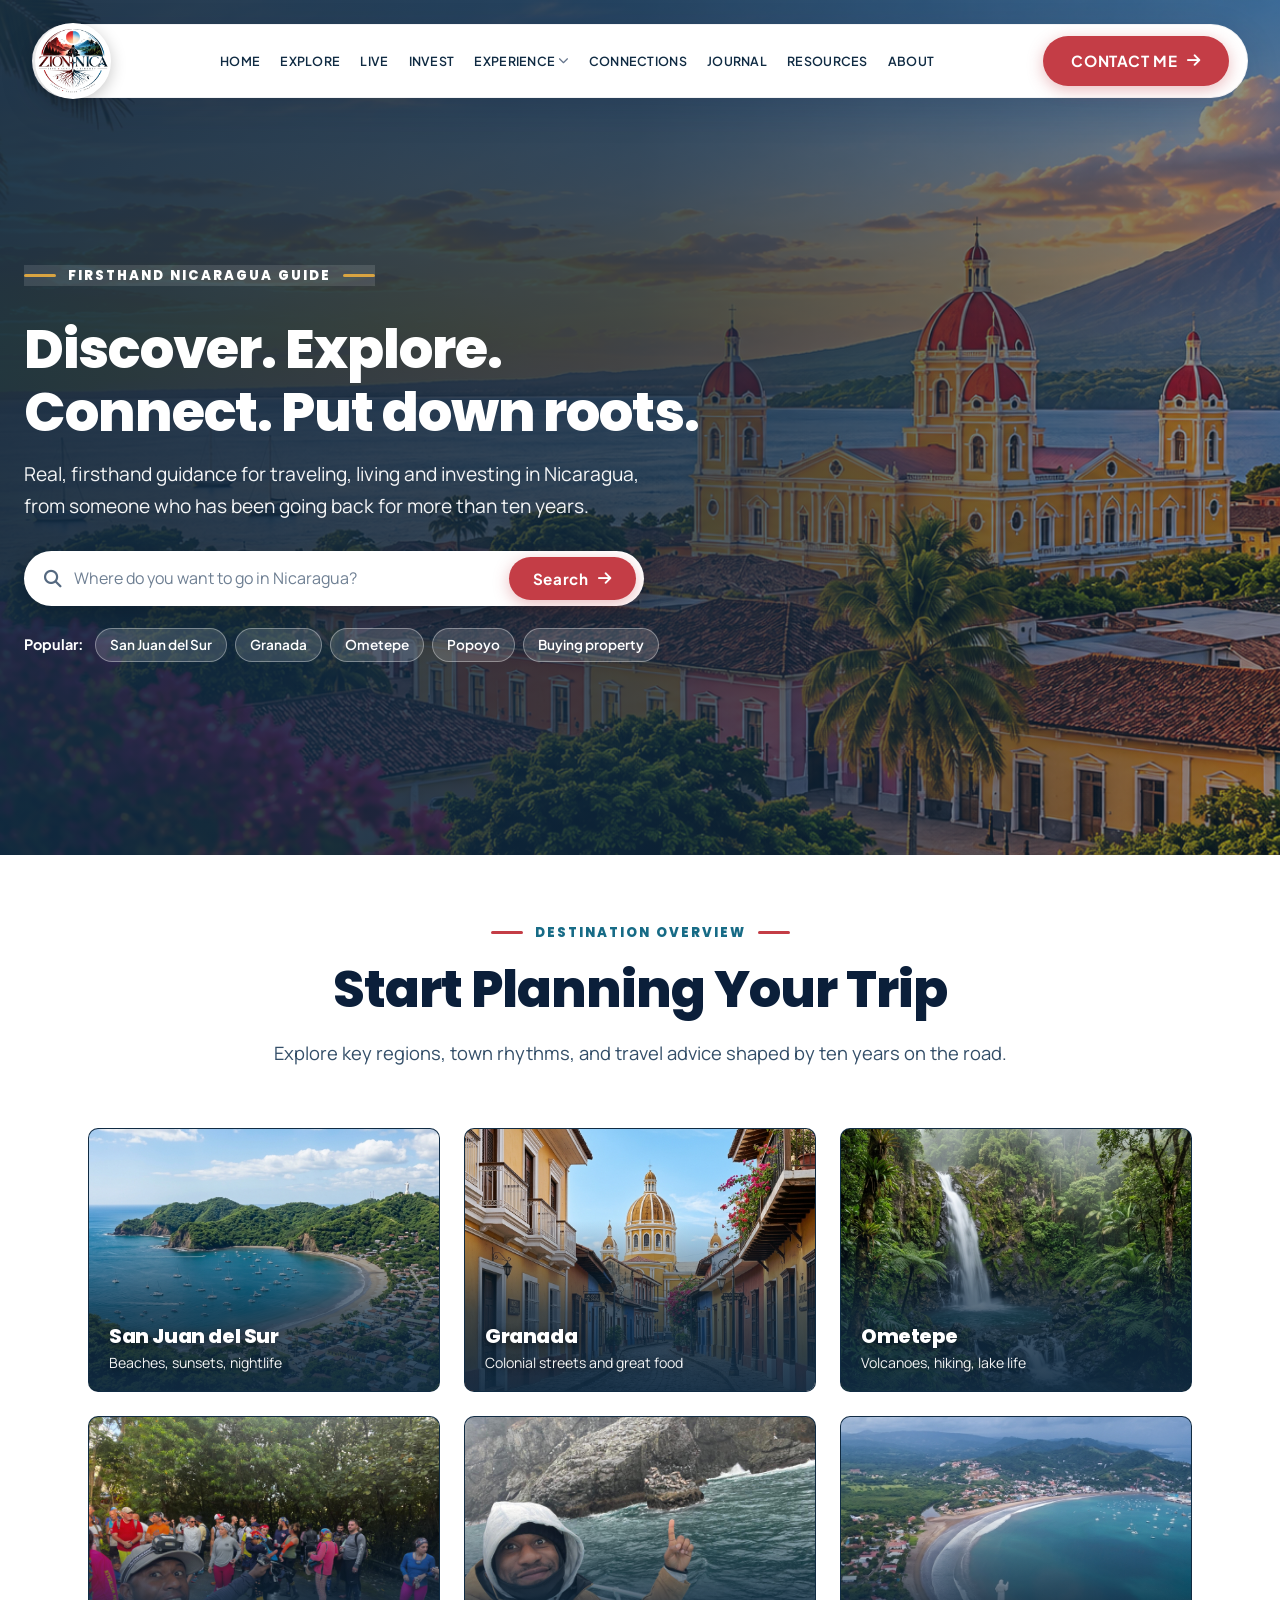
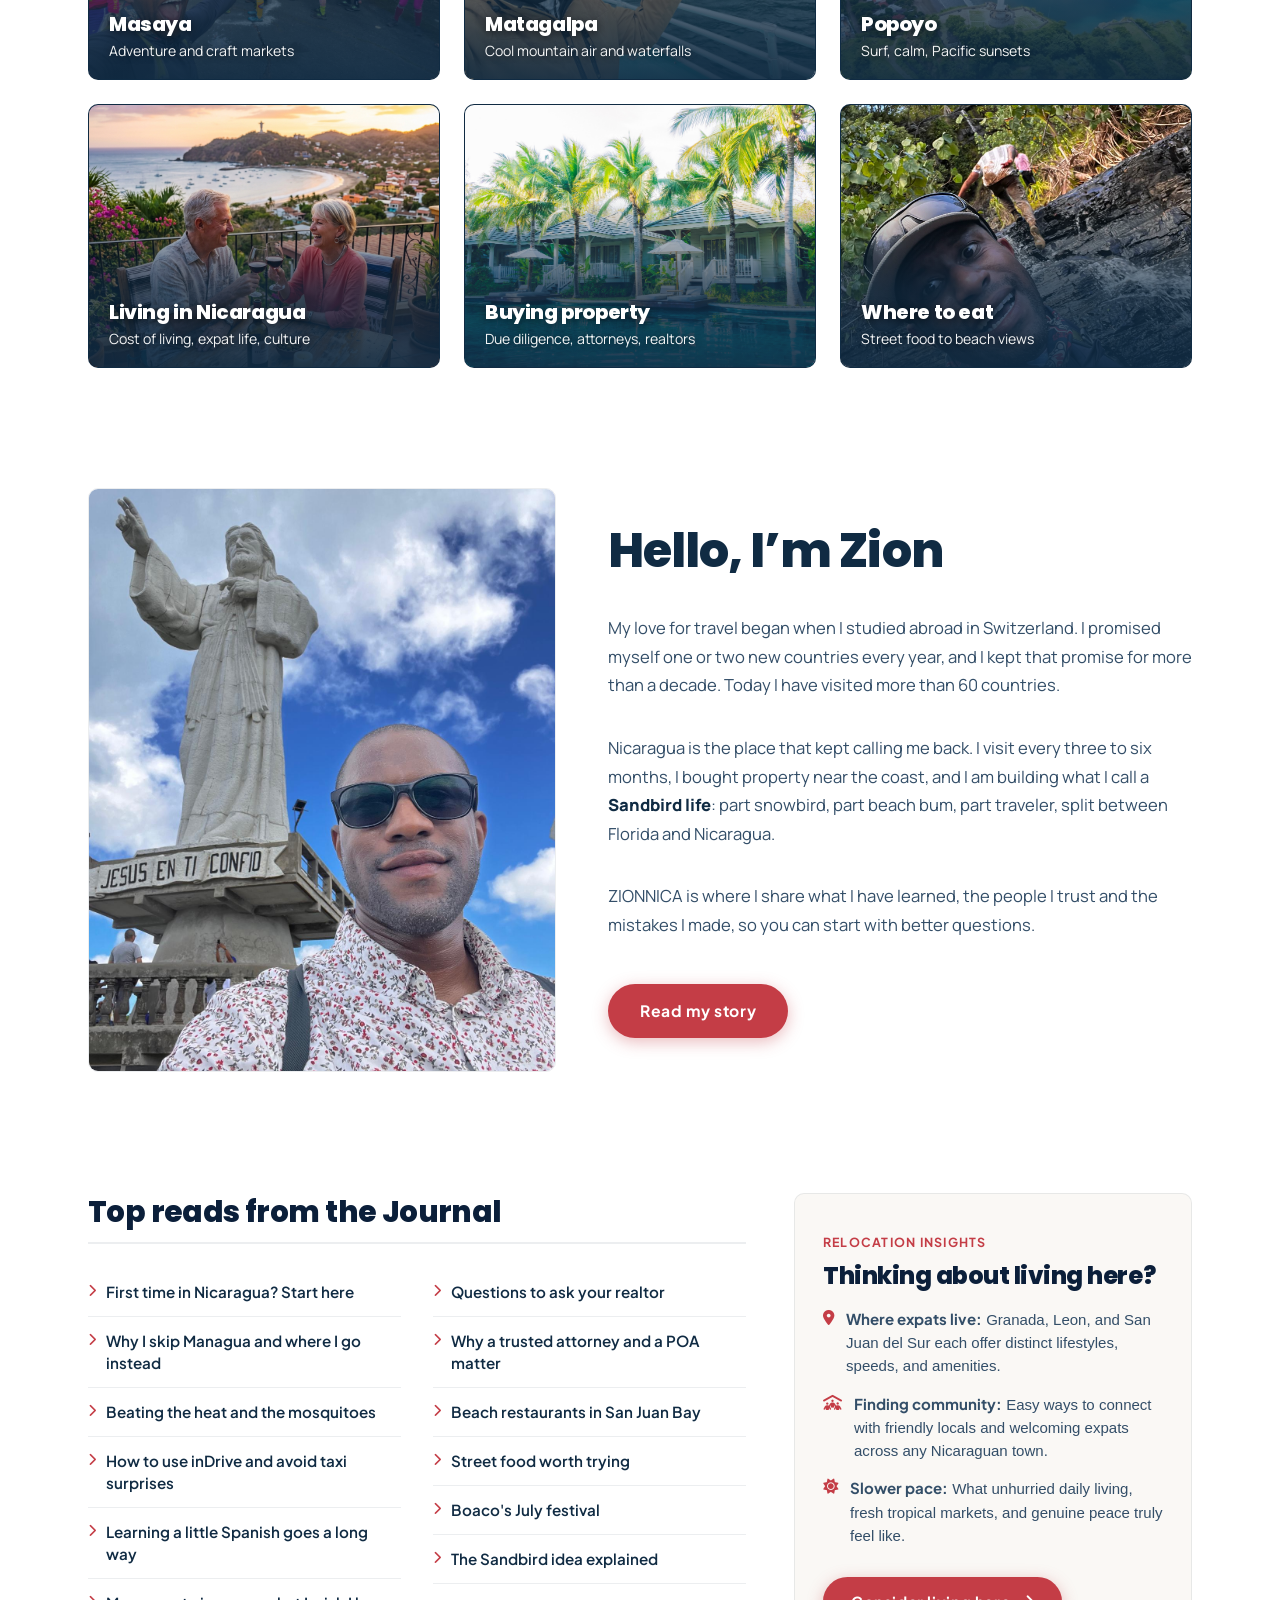
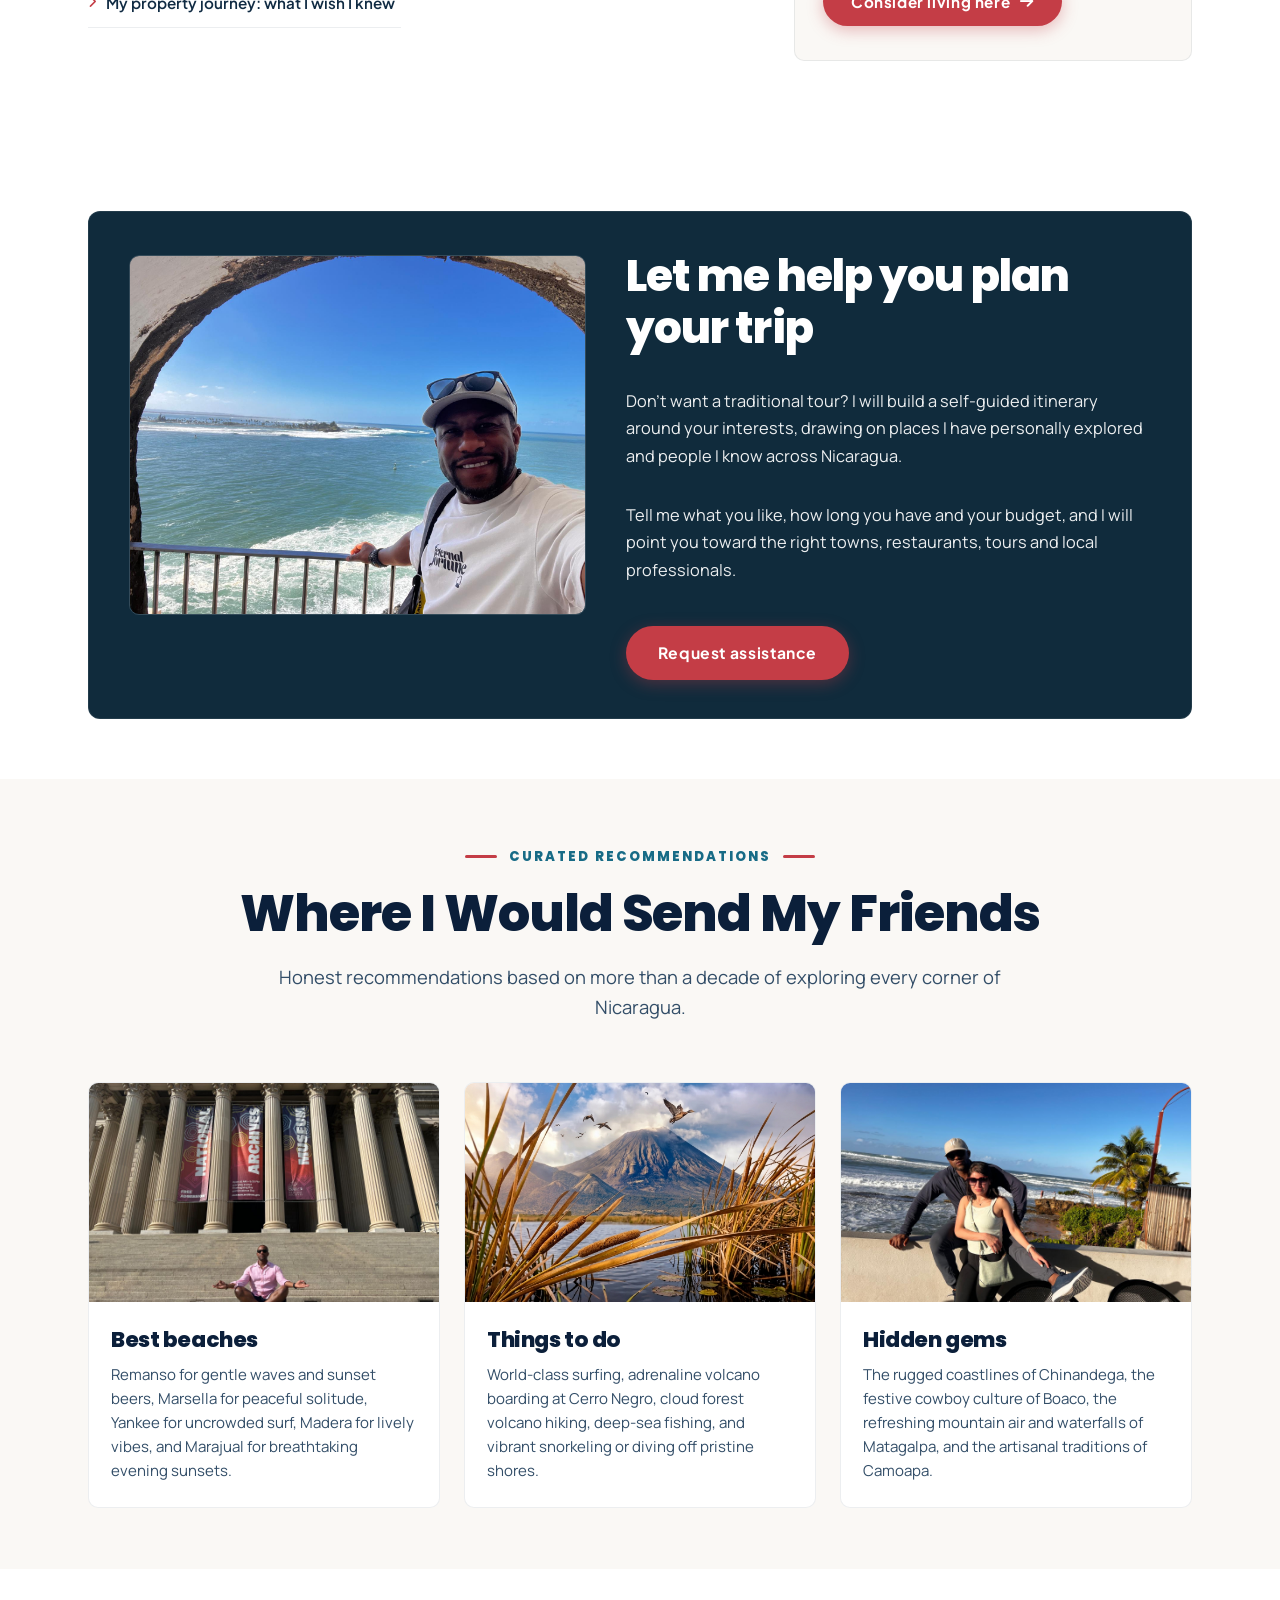
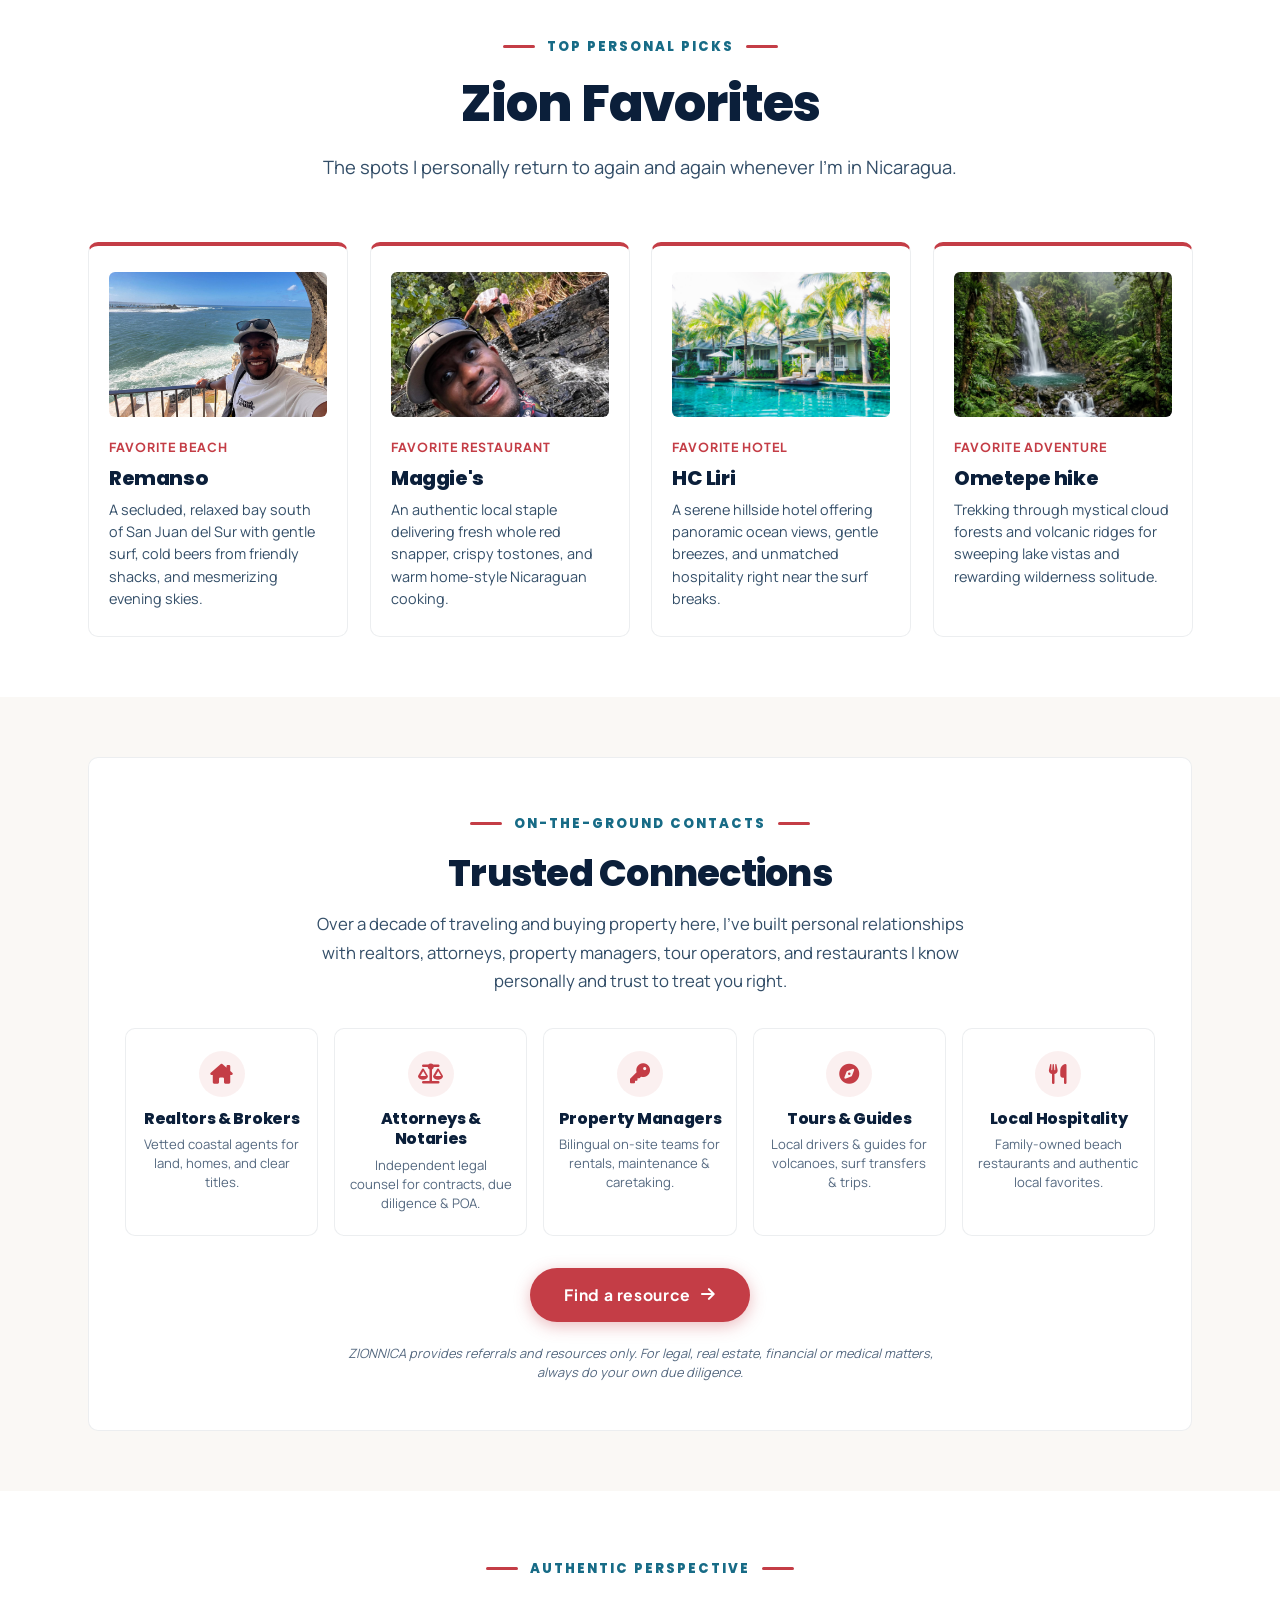
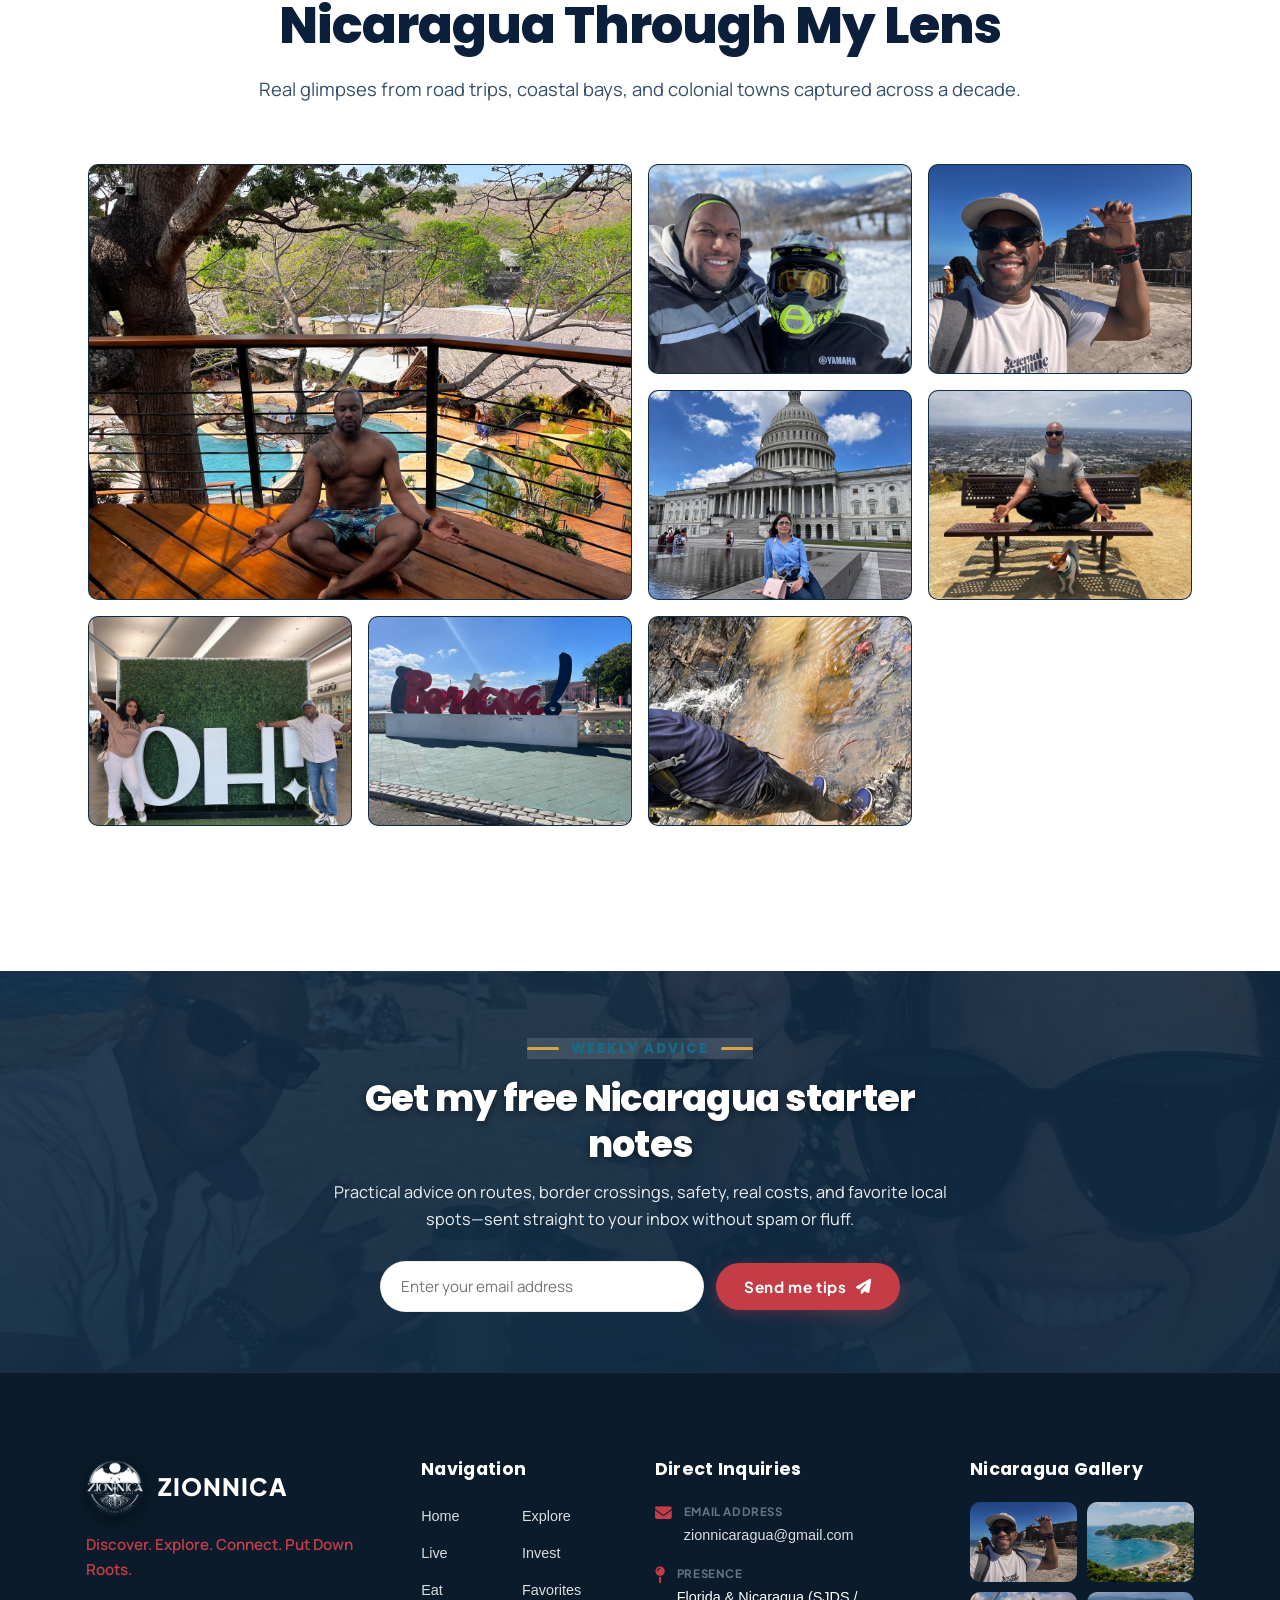
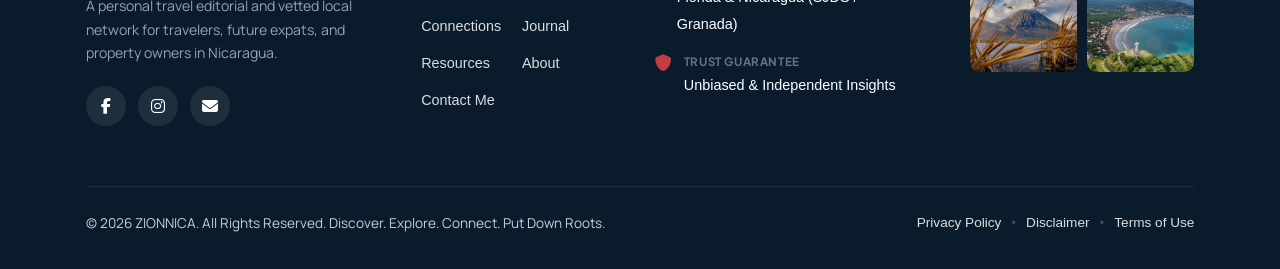
<file: index.html>
<!DOCTYPE html>
<html lang="en">

<head>
  <meta charset="UTF-8">
  <meta name="viewport" content="width=device-width, initial-scale=1.0">
  <title>ZIONNICA - Discover Nicaragua. Find Your Place.</title>
  <meta name="description"
    content="From colourful colonial cities and beautiful Pacific beaches to local food, everyday life and new possibilities. Discover Nicaragua with ZIONNICA.">
  <link rel="stylesheet" href="https://cdnjs.cloudflare.com/ajax/libs/font-awesome/6.4.0/css/all.min.css">
  <link rel="stylesheet" href="https://cdn.jsdelivr.net/npm/swiper@11/swiper-bundle.min.css">
  <link rel="preconnect" href="https://fonts.googleapis.com">
  <link rel="preconnect" href="https://fonts.gstatic.com" crossorigin>
  <link
    href="https://fonts.googleapis.com/css2?family=Fraunces:ital,opsz,wght@0,9..144,500;0,9..144,600;1,9..144,500&family=Manrope:wght@400;500;600;700&family=Plus+Jakarta+Sans:wght@400;500;600;700;800&family=Poppins:ital,wght@0,300;0,400;0,500;0,600;0,700;0,800;1,400&display=swap"
    rel="stylesheet">
  <link rel="stylesheet" href="style.css?v=3">
  <style>
    .reveal-on-scroll,
    .reveal-on-scroll.is-revealed,
    .nm-hero-content,
    .editorial_header-wrap,
    .nm-tile,
    .nm-about-photo-wrap,
    .nm-about-content,
    .nm-plan-block,
    .nm-fav-card,
    .nm-conn-item,
    .nm-connections-box,
    .nm-gallery-item {
      opacity: 1 !important;
      transform: none !important;
      visibility: visible !important;
    }
  </style>
  <link rel="icon" type="image/webp" href="assets/FAVICON.webp">
</head>

<body class="lenis lenis-smooth">

  <!-- ==========================================
       LOADER COMPONENT
       ========================================== -->
  <div class="loader_component" id="loader">
    <div class="loader_content-wrapper">
      <img src="assets/logo.png" alt="ZIONNICA Logo" class="loader_image" onerror="this.style.display='none';">
      <div class="loader_image-overlay"></div>
    </div>
    <div class="loader_background"></div>
  </div>

  <div class="page-wrapper">

    <!-- ==========================================
         EXACT FLOATING PILL NAVBAR WITH DROPDOWNS
         (Matching the Reference Design)
         ========================================== -->
    <header class="header_floating-wrap" id="header">
      <div class="navbar_floating-container">

        <!-- Brand Logo -->
        <a href="#hero" class="floating-logo" aria-label="ZIONNICA">
          <img src="assets/zionnica_official_logo.png" alt="ZIONNICA Logo" class="brand-official-logo">
        </a>

        <!-- Center Navigation With Interactive Dropdowns -->
        <nav class="floating-nav-menu" id="floating-nav">
          <div class="mobile-sidebar-header">
            <div class="mobile-sidebar-brand">
              <img src="assets/zionnica_official_logo.png" alt="ZIONNICA" class="mobile-sidebar-logo">
              <span class="mobile-sidebar-name">ZIONNICA</span>
            </div>
            <button class="mobile-sidebar-close" id="mobile-sidebar-close" aria-label="Close Menu">
              <i class="fa-solid fa-xmark"></i>
            </button>
          </div>

          <div class="mobile-sidebar-links">
            <!-- 1: HOME -->
            <a href="index.html#hero" class="nav-item">
              <span>HOME</span>
            </a>

            <!-- 2: EXPLORE -->
            <a href="explore.html" class="nav-item">
              <span>EXPLORE</span>
            </a>

            <!-- 3: LIVE -->
            <a href="live.html" class="nav-item">
              <span>LIVE</span>
            </a>

            <!-- 4: INVEST -->
            <a href="invest.html" class="nav-item">
              <span>INVEST</span>
            </a>

            <!-- 5: EXPERIENCE (Dropdown: Eat, Favorites) -->
            <div class="nav-dropdown">
              <a href="eat.html" class="nav-item dropdown-trigger">
                <span>EXPERIENCE</span>
                <i class="fa-solid fa-chevron-down nav-arrow"></i>
              </a>
              <div class="dropdown-menu">
                <a href="eat.html" class="dropdown-link">
                  <i class="fa-solid fa-utensils"></i>
                  <div>
                    <strong>Eat</strong>
                    <small>Local food, dining &amp; beach restaurants</small>
                  </div>
                </a>
                <a href="index.html#favorites" class="dropdown-link">
                  <i class="fa-solid fa-star"></i>
                  <div>
                    <strong>Favorites</strong>
                    <small>Curated top picks &amp; local recommendations</small>
                  </div>
                </a>
              </div>
            </div>

            <!-- 6: CONNECTIONS -->
            <a href="index.html#connections" class="nav-item">
              <span>CONNECTIONS</span>
            </a>

            <!-- 7: JOURNAL -->
            <a href="index.html#journal" class="nav-item">
              <span>JOURNAL</span>
            </a>

            <!-- 8: RESOURCES -->
            <a href="explore.html#getting-there" class="nav-item">
              <span>RESOURCES</span>
            </a>

            <!-- 9: ABOUT -->
            <a href="index.html#story" class="nav-item">
              <span>ABOUT</span>
            </a>
          </div>

          <div class="mobile-sidebar-footer">
            <a href="contact.html" class="mobile-sidebar-cta">
              <span>CONTACT ME</span>
              <i class="fa-solid fa-arrow-right"></i>
            </a>
          </div>
        </nav>

        <!-- Right Side Actions: Contact Me Button & Search Icon -->
        <div class="floating-nav-actions">
          <a href="contact.html" class="floating-cta-btn">
            <span>CONTACT ME</span>
            <i class="fa-solid fa-arrow-right"></i>
          </a>
          <button class="nav-search-trigger" id="nav-search-trigger" aria-label="Open Search">
            <svg width="20" height="20" viewBox="0 0 24 24" fill="none" stroke="currentColor" stroke-width="2.2"
              stroke-linecap="round" stroke-linejoin="round">
              <circle cx="11" cy="11" r="8"></circle>
              <line x1="21" y1="21" x2="16.65" y2="16.65"></line>
            </svg>
          </button>

          <!-- Mobile Hamburger Toggle -->
          <button class="floating-mobile-toggle" id="floating-mobile-toggle" aria-label="Toggle Navigation">
            <span></span><span></span><span></span>
          </button>
        </div>

      </div>
    </header>

    <!-- Mobile Nav Backdrop Overlay -->
    <div class="mobile-nav-backdrop" id="mobile-nav-backdrop"></div>

    <!-- ==========================================================================
         SECTION 1: HERO
         Full-width Nicaragua coastal photo with dark left-to-right overlay
         ========================================================================== -->
    <section class="nm-hero" id="hero">
      <div class="nm-hero-bg" style="background-image: url('hero-image.png');" role="img" aria-label="Nicaragua Pacific coastline and coastal landscape"></div>
      <div class="nm-hero-overlay"></div>
      <div class="container-large padding-global nm-hero-content-wrap">
        <div class="nm-hero-content reveal-on-scroll">
          <div class="editorial_eyebrow-badge" style="background: rgba(255, 255, 255, 0.12); border-color: rgba(255, 255, 255, 0.25);">
            <span class="editorial_eyebrow-dash" style="background: #D9A441;"></span>
            <span class="editorial_eyebrow-text" style="color: #FFFFFF;">FIRSTHAND NICARAGUA GUIDE</span>
            <span class="editorial_eyebrow-dash" style="background: #D9A441;"></span>
          </div>

          <h1 class="nm-hero-title">Discover. Explore. Connect. Put down roots.</h1>
          
          <p class="nm-hero-subtitle">Real, firsthand guidance for traveling, living and investing in Nicaragua, from someone who has been going back for more than ten years.</p>
          
          <!-- Search Bar -->
          <form class="nm-hero-search-form" action="explore.html" method="GET" role="search">
            <div class="nm-hero-search-box">
              <i class="fa-solid fa-magnifying-glass nm-search-icon" aria-hidden="true"></i>
              <input type="text" name="q" class="nm-search-input" placeholder="Where do you want to go in Nicaragua?" aria-label="Where do you want to go in Nicaragua?">
              <button type="submit" class="cta_btn-primary nm-search-btn" aria-label="Search Nicaragua destinations">
                <span>Search</span>
                <i class="fa-solid fa-arrow-right" aria-hidden="true"></i>
              </button>
            </div>
          </form>

          <!-- Popular Search Quick Links -->
          <div class="nm-hero-popular">
            <span class="nm-popular-label">Popular:</span>
            <div class="nm-popular-links">
              <a href="explore.html#sanjuan" class="nm-popular-pill">San Juan del Sur</a>
              <a href="explore.html#granada" class="nm-popular-pill">Granada</a>
              <a href="explore.html#ometepe" class="nm-popular-pill">Ometepe</a>
              <a href="explore.html#popoyo" class="nm-popular-pill">Popoyo</a>
              <a href="invest.html" class="nm-popular-pill">Buying property</a>
            </div>
          </div>
        </div>
      </div>
    </section>


    <!-- ==========================================================================
         SECTION 2: START PLANNING YOUR TRIP
         3x3 Grid of photo tiles with one-line caption & dark gradient
         ========================================================================== -->
    <section class="nm-section nm-section-planning" id="plan">
      <div class="container-large padding-global">
        
        <div class="editorial_header-wrap text-center reveal-on-scroll">
          <div class="editorial_eyebrow-badge">
            <span class="editorial_eyebrow-dash"></span>
            <span class="editorial_eyebrow-text">DESTINATION OVERVIEW</span>
            <span class="editorial_eyebrow-dash"></span>
          </div>
          <h2 class="editorial_title-large">Start Planning Your Trip</h2>
          <p class="editorial_lead-paragraph">Explore key regions, town rhythms, and travel advice shaped by ten years on the road.</p>
        </div>

        <div class="nm-tiles-grid">
          
          <!-- Tile 1: San Juan del Sur -->
          <a href="explore.html#sanjuan" class="nm-tile reveal-on-scroll">
            <img src="assets/dest-sanjuan.png" alt="San Juan del Sur scenic Pacific beach and bay" class="nm-tile-img" loading="lazy">
            <div class="nm-tile-overlay"></div>
            <div class="nm-tile-body">
              <h3 class="nm-tile-title">San Juan del Sur</h3>
              <p class="nm-tile-caption">Beaches, sunsets, nightlife</p>
            </div>
          </a>

          <!-- Tile 2: Granada -->
          <a href="explore.html#granada" class="nm-tile reveal-on-scroll">
            <img src="assets/dest-granada.png" alt="Colonial yellow cathedral and historic streets in Granada" class="nm-tile-img" loading="lazy">
            <div class="nm-tile-overlay"></div>
            <div class="nm-tile-body">
              <h3 class="nm-tile-title">Granada</h3>
              <p class="nm-tile-caption">Colonial streets and great food</p>
            </div>
          </a>

          <!-- Tile 3: Ometepe -->
          <a href="explore.html#ometepe" class="nm-tile reveal-on-scroll">
            <img src="assets/dest-ometepe.png" alt="Volcanic peaks of Ometepe rising from Lake Nicaragua" class="nm-tile-img" loading="lazy">
            <div class="nm-tile-overlay"></div>
            <div class="nm-tile-body">
              <h3 class="nm-tile-title">Ometepe</h3>
              <p class="nm-tile-caption">Volcanoes, hiking, lake life</p>
            </div>
          </a>

          <!-- Tile 4: Masaya -->
          <a href="explore.html#masaya" class="nm-tile reveal-on-scroll">
            <img src="img/IMG-20260909-WA0016.jpg" alt="Masaya volcanic landscape and artisan markets" class="nm-tile-img" loading="lazy">
            <div class="nm-tile-overlay"></div>
            <div class="nm-tile-body">
              <h3 class="nm-tile-title">Masaya</h3>
              <p class="nm-tile-caption">Adventure and craft markets</p>
            </div>
          </a>

          <!-- Tile 5: Matagalpa -->
          <a href="explore.html#matagalpa" class="nm-tile reveal-on-scroll">
            <img src="img/IMG-20260909-WA0023.jpg" alt="Lush mountain rivers and green hills of Matagalpa" class="nm-tile-img" loading="lazy">
            <div class="nm-tile-overlay"></div>
            <div class="nm-tile-body">
              <h3 class="nm-tile-title">Matagalpa</h3>
              <p class="nm-tile-caption">Cool mountain air and waterfalls</p>
            </div>
          </a>

          <!-- Tile 6: Popoyo -->
          <a href="explore.html#popoyo" class="nm-tile reveal-on-scroll">
            <img src="assets/beach_escapes.png" alt="World-class surf breaks and Pacific shores at Popoyo" class="nm-tile-img" loading="lazy">
            <div class="nm-tile-overlay"></div>
            <div class="nm-tile-body">
              <h3 class="nm-tile-title">Popoyo</h3>
              <p class="nm-tile-caption">Surf, calm, Pacific sunsets</p>
            </div>
          </a>

          <!-- Tile 7: Living in Nicaragua -->
          <a href="live.html" class="nm-tile reveal-on-scroll">
            <img src="assets/retirement_tours.png" alt="Colonial courtyard and expat community life in Nicaragua" class="nm-tile-img" loading="lazy">
            <div class="nm-tile-overlay"></div>
            <div class="nm-tile-body">
              <h3 class="nm-tile-title">Living in Nicaragua</h3>
              <p class="nm-tile-caption">Cost of living, expat life, culture</p>
            </div>
          </a>

          <!-- Tile 8: Buying property -->
          <a href="invest.html" class="nm-tile reveal-on-scroll">
            <img src="blog-image/luxury villa central america.jpg" alt="Coastal home and property investment in Nicaragua" class="nm-tile-img" loading="lazy">
            <div class="nm-tile-overlay"></div>
            <div class="nm-tile-body">
              <h3 class="nm-tile-title">Buying property</h3>
              <p class="nm-tile-caption">Due diligence, attorneys, realtors</p>
            </div>
          </a>

          <!-- Tile 9: Where to eat -->
          <a href="eat.html" class="nm-tile reveal-on-scroll">
            <img src="img/IMG-20260909-WA0006.jpg" alt="Local fresh cuisine and beachfront dining in Nicaragua" class="nm-tile-img" loading="lazy">
            <div class="nm-tile-overlay"></div>
            <div class="nm-tile-body">
              <h3 class="nm-tile-title">Where to eat</h3>
              <p class="nm-tile-caption">Street food to beach views</p>
            </div>
          </a>

        </div>

      </div>
    </section>


    <!-- ==========================================================================
         SECTION 3: ABOUT (ZION)
         Matches User Screenshot 2 Exactly
         ========================================================================== -->
    <section class="nm-section nm-section-about" id="story">
      <div class="container-large padding-global">
        
        <div class="nm-about-grid">
          
          <!-- Column 1: Portrait Photo (Christ of Mercy Statue) -->
          <div class="nm-about-photo-wrap reveal-on-scroll">
            <img src="img/IMG-20260909-WA0048.jpg" alt="Zion at the Christ of the Mercy statue in San Juan del Sur, Nicaragua" class="nm-about-img" loading="lazy">
          </div>

          <!-- Column 2: Personal Narrative - Exact Text from Screenshot -->
          <div class="nm-about-content reveal-on-scroll">
            <h2 class="nm-about-heading">Hello, I’m Zion</h2>

            <p class="nm-about-text">
              My love for travel began when I studied abroad in Switzerland. I promised myself one or two new countries every year, and I kept that promise for more than a decade. Today I have visited more than 60 countries.
            </p>

            <p class="nm-about-text">
              Nicaragua is the place that kept calling me back. I visit every three to six months, I bought property near the coast, and I am building what I call a <strong>Sandbird life</strong>: part snowbird, part beach bum, part traveler, split between Florida and Nicaragua.
            </p>

            <p class="nm-about-text">
              ZIONNICA is where I share what I have learned, the people I trust and the mistakes I made, so you can start with better questions.
            </p>

            <div class="nm-about-action">
              <a href="#story-modal-overlay" class="cta_btn-primary nm-action-btn" id="read-story-btn">
                <span>Read my story</span>
              </a>
            </div>
          </div>

        </div>

      </div>
    </section>


    <!-- ==========================================================================
         SECTION 4: TOP READS + SIDE BOX
         Two columns: 12 article titles left, Thinking about living here? right
         ========================================================================== -->
    <section class="nm-section" id="journal">
      <div class="container-large padding-global">
        
        <div class="nm-topreads-grid">
          
          <!-- Left Column: 12 Journal Reads -->
          <div class="reveal-on-scroll">
            <h2 class="nm-topreads-title">Top reads from the Journal</h2>
            
            <div class="nm-articles-2col">
              
              <!-- Left Sub-column -->
              <div>
                <a href="explore.html" class="nm-article-item">
                  <i class="fa-solid fa-chevron-right nm-article-bullet" aria-hidden="true"></i>
                  <span>First time in Nicaragua? Start here</span>
                </a>
                <a href="explore.html" class="nm-article-item">
                  <i class="fa-solid fa-chevron-right nm-article-bullet" aria-hidden="true"></i>
                  <span>Why I skip Managua and where I go instead</span>
                </a>
                <a href="explore.html" class="nm-article-item">
                  <i class="fa-solid fa-chevron-right nm-article-bullet" aria-hidden="true"></i>
                  <span>Beating the heat and the mosquitoes</span>
                </a>
                <a href="explore.html" class="nm-article-item">
                  <i class="fa-solid fa-chevron-right nm-article-bullet" aria-hidden="true"></i>
                  <span>How to use inDrive and avoid taxi surprises</span>
                </a>
                <a href="explore.html" class="nm-article-item">
                  <i class="fa-solid fa-chevron-right nm-article-bullet" aria-hidden="true"></i>
                  <span>Learning a little Spanish goes a long way</span>
                </a>
                <a href="invest.html" class="nm-article-item">
                  <i class="fa-solid fa-chevron-right nm-article-bullet" aria-hidden="true"></i>
                  <span>My property journey: what I wish I knew</span>
                </a>
              </div>

              <!-- Right Sub-column -->
              <div>
                <a href="invest.html" class="nm-article-item">
                  <i class="fa-solid fa-chevron-right nm-article-bullet" aria-hidden="true"></i>
                  <span>Questions to ask your realtor</span>
                </a>
                <a href="invest.html" class="nm-article-item">
                  <i class="fa-solid fa-chevron-right nm-article-bullet" aria-hidden="true"></i>
                  <span>Why a trusted attorney and a POA matter</span>
                </a>
                <a href="eat.html" class="nm-article-item">
                  <i class="fa-solid fa-chevron-right nm-article-bullet" aria-hidden="true"></i>
                  <span>Beach restaurants in San Juan Bay</span>
                </a>
                <a href="eat.html" class="nm-article-item">
                  <i class="fa-solid fa-chevron-right nm-article-bullet" aria-hidden="true"></i>
                  <span>Street food worth trying</span>
                </a>
                <a href="explore.html" class="nm-article-item">
                  <i class="fa-solid fa-chevron-right nm-article-bullet" aria-hidden="true"></i>
                  <span>Boaco's July festival</span>
                </a>
                <a href="#story-modal-overlay" class="nm-article-item" onclick="document.getElementById('read-story-btn').click(); return false;">
                  <i class="fa-solid fa-chevron-right nm-article-bullet" aria-hidden="true"></i>
                  <span>The Sandbird idea explained</span>
                </a>
              </div>

            </div>
          </div>

          <!-- Right Column: Side Box Card -->
          <div class="nm-living-card reveal-on-scroll">
            <span class="nm-living-eyebrow">RELOCATION INSIGHTS</span>
            <h3 class="nm-living-title">Thinking about living here?</h3>
            
            <ul class="nm-living-list">
              <li>
                <i class="fa-solid fa-location-dot nm-living-list-icon" aria-hidden="true"></i>
                <span><strong>Where expats live:</strong> Granada, Leon, and San Juan del Sur each offer distinct lifestyles, speeds, and amenities.</span>
              </li>
              <li>
                <i class="fa-solid fa-people-roof nm-living-list-icon" aria-hidden="true"></i>
                <span><strong>Finding community:</strong> Easy ways to connect with friendly locals and welcoming expats across any Nicaraguan town.</span>
              </li>
              <li>
                <i class="fa-solid fa-sun nm-living-list-icon" aria-hidden="true"></i>
                <span><strong>Slower pace:</strong> What unhurried daily living, fresh tropical markets, and genuine peace truly feel like.</span>
              </li>
            </ul>

            <a href="live.html" class="cta_btn-primary" style="margin-top: 6px;">
              <span>Consider living here</span>
              <i class="fa-solid fa-arrow-right" aria-hidden="true"></i>
            </a>
          </div>

        </div>

      </div>
    </section>


    <!-- ==========================================================================
         SECTION 5: PLAN YOUR TRIP BLOCK
         Matches User Screenshot 1 Exactly
         ========================================================================== -->
    <section class="nm-section nm-section-trip-block" id="trip-block" style="padding-top: 20px;">
      <div class="container-large padding-global">
        
        <div class="nm-plan-block reveal-on-scroll">
          
          <!-- Column 1: Photo (Zion on Railing Overlooking Ocean Through Arch) -->
          <div class="nm-plan-img-wrap">
            <img src="img/IMG-20260909-WA0027.jpg" alt="Zion overlooking the Pacific ocean in Nicaragua" class="nm-plan-img" loading="lazy">
          </div>

          <!-- Column 2: Content - Exact Text from Screenshot -->
          <div class="nm-plan-content">
            <h2 class="nm-plan-title">Let me help you plan your trip</h2>

            <p class="nm-plan-text">
              Don’t want a traditional tour? I will build a self-guided itinerary around your interests, drawing on places I have personally explored and people I know across Nicaragua.
            </p>

            <p class="nm-plan-text">
              Tell me what you like, how long you have and your budget, and I will point you toward the right towns, restaurants, tours and local professionals.
            </p>

            <div style="margin-top: 10px;">
              <a href="contact.html" class="cta_btn-primary nm-action-btn">
                <span>Request assistance</span>
              </a>
            </div>
          </div>

        </div>

      </div>
    </section>


    <!-- ==========================================================================
         SECTION 6: WHERE I WOULD SEND MY FRIENDS
         3 image cards (Best beaches, Things to do, Hidden gems)
         ========================================================================== -->
    <section class="nm-section nm-section-ivory" id="recommendations">
      <div class="container-large padding-global">
        
        <div class="editorial_header-wrap text-center reveal-on-scroll">
          <div class="editorial_eyebrow-badge">
            <span class="editorial_eyebrow-dash"></span>
            <span class="editorial_eyebrow-text">CURATED RECOMMENDATIONS</span>
            <span class="editorial_eyebrow-dash"></span>
          </div>
          <h2 class="editorial_title-large">Where I Would Send My Friends</h2>
          <p class="editorial_lead-paragraph">Honest recommendations based on more than a decade of exploring every corner of Nicaragua.</p>
        </div>

        <div class="nm-friends-grid">
          
          <!-- Card 1: Best beaches -->
          <div class="nm-friend-card reveal-on-scroll">
            <div class="nm-friend-img-wrap">
              <img src="img/IMG-20260909-WA0001.jpg" alt="Pacific surf beach and golden sand in Nicaragua" class="nm-friend-img" loading="lazy">
            </div>
            <div class="nm-friend-card-body">
              <h3 class="nm-friend-card-title">Best beaches</h3>
              <p class="nm-friend-card-text">
                Remanso for gentle waves and sunset beers, Marsella for peaceful solitude, Yankee for uncrowded surf, Madera for lively vibes, and Marajual for breathtaking evening sunsets.
              </p>
            </div>
          </div>

          <!-- Card 2: Things to do -->
          <div class="nm-friend-card reveal-on-scroll">
            <div class="nm-friend-img-wrap">
              <img src="assets/volcano_adventures.png" alt="Volcano boarding adventure down black volcanic slopes in Nicaragua" class="nm-friend-img" loading="lazy">
            </div>
            <div class="nm-friend-card-body">
              <h3 class="nm-friend-card-title">Things to do</h3>
              <p class="nm-friend-card-text">
                World-class surfing, adrenaline volcano boarding at Cerro Negro, cloud forest volcano hiking, deep-sea fishing, and vibrant snorkeling or diving off pristine shores.
              </p>
            </div>
          </div>

          <!-- Card 3: Hidden gems -->
          <div class="nm-friend-card reveal-on-scroll">
            <div class="nm-friend-img-wrap">
              <img src="img/IMG-20260909-WA0024.jpg" alt="Scenic mountains and peaceful inland valleys in Nicaragua" class="nm-friend-img" loading="lazy">
            </div>
            <div class="nm-friend-card-body">
              <h3 class="nm-friend-card-title">Hidden gems</h3>
              <p class="nm-friend-card-text">
                The rugged coastlines of Chinandega, the festive cowboy culture of Boaco, the refreshing mountain air and waterfalls of Matagalpa, and the artisanal traditions of Camoapa.
              </p>
            </div>
          </div>

        </div>

      </div>
    </section>


    <!-- ==========================================================================
         SECTION 7: ZION FAVORITES
         4 items with thick accent border & real project photos (Upper visual enhancement)
         ========================================================================== -->
    <section class="nm-section" id="favorites">
      <div class="container-large padding-global">
        
        <div class="editorial_header-wrap text-center reveal-on-scroll">
          <div class="editorial_eyebrow-badge">
            <span class="editorial_eyebrow-dash"></span>
            <span class="editorial_eyebrow-text">TOP PERSONAL PICKS</span>
            <span class="editorial_eyebrow-dash"></span>
          </div>
          <h2 class="editorial_title-large">Zion Favorites</h2>
          <p class="editorial_lead-paragraph">The spots I personally return to again and again whenever I'm in Nicaragua.</p>
        </div>

        <div class="nm-favs-grid">
          
          <!-- Favorite 1: Remanso -->
          <div class="nm-fav-card reveal-on-scroll">
            <div class="nm-fav-img-wrap">
              <img src="img/IMG-20260909-WA0007.jpg" alt="Playa Remanso Pacific surf beach and coastal rocks" class="nm-fav-img" loading="lazy">
            </div>
            <span class="nm-fav-badge">FAVORITE BEACH</span>
            <h3 class="nm-fav-title">Remanso</h3>
            <p class="nm-fav-desc">
              A secluded, relaxed bay south of San Juan del Sur with gentle surf, cold beers from friendly shacks, and mesmerizing evening skies.
            </p>
          </div>

          <!-- Favorite 2: Maggie's -->
          <div class="nm-fav-card reveal-on-scroll">
            <div class="nm-fav-img-wrap">
              <img src="img/IMG-20260909-WA0006.jpg" alt="Fresh whole red snapper and tostones at Maggie's restaurant" class="nm-fav-img" loading="lazy">
            </div>
            <span class="nm-fav-badge">FAVORITE RESTAURANT</span>
            <h3 class="nm-fav-title">Maggie's</h3>
            <p class="nm-fav-desc">
              An authentic local staple delivering fresh whole red snapper, crispy tostones, and warm home-style Nicaraguan cooking.
            </p>
          </div>

          <!-- Favorite 3: HC Liri -->
          <div class="nm-fav-card reveal-on-scroll">
            <div class="nm-fav-img-wrap">
              <img src="blog-image/luxury villa central america.jpg" alt="HC Liri oceanfront cliffside hotel retreat" class="nm-fav-img" loading="lazy">
            </div>
            <span class="nm-fav-badge">FAVORITE HOTEL</span>
            <h3 class="nm-fav-title">HC Liri</h3>
            <p class="nm-fav-desc">
              A serene hillside hotel offering panoramic ocean views, gentle breezes, and unmatched hospitality right near the surf breaks.
            </p>
          </div>

          <!-- Favorite 4: Ometepe hike -->
          <div class="nm-fav-card reveal-on-scroll">
            <div class="nm-fav-img-wrap">
              <img src="assets/dest-ometepe.png" alt="Ometepe volcano hiking trail and cloud forest views" class="nm-fav-img" loading="lazy">
            </div>
            <span class="nm-fav-badge">FAVORITE ADVENTURE</span>
            <h3 class="nm-fav-title">Ometepe hike</h3>
            <p class="nm-fav-desc">
              Trekking through mystical cloud forests and volcanic ridges for sweeping lake vistas and rewarding wilderness solitude.
            </p>
          </div>

        </div>

      </div>
    </section>


    <!-- ==========================================================================
         SECTION 8: TRUSTED CONNECTIONS
         With resource categories, names and icons (User Request)
         ========================================================================== -->
    <section class="nm-section nm-section-ivory" id="connections">
      <div class="container-large padding-global">
        
        <div class="nm-connections-box reveal-on-scroll">
          <div class="editorial_eyebrow-badge">
            <span class="editorial_eyebrow-dash"></span>
            <span class="editorial_eyebrow-text">ON-THE-GROUND CONTACTS</span>
            <span class="editorial_eyebrow-dash"></span>
          </div>

          <h2 class="nm-connections-title">Trusted Connections</h2>

          <p class="nm-connections-text">
            Over a decade of traveling and buying property here, I've built personal relationships with realtors, attorneys, property managers, tour operators, and restaurants I know personally and trust to treat you right.
          </p>

          <!-- Resource Categories Grid with Names & Icons -->
          <div class="nm-connections-grid">
            <div class="nm-conn-item">
              <div class="nm-conn-icon-circle">
                <i class="fa-solid fa-house-chimney"></i>
              </div>
              <h4 class="nm-conn-name">Realtors &amp; Brokers</h4>
              <p class="nm-conn-sub">Vetted coastal agents for land, homes, and clear titles.</p>
            </div>

            <div class="nm-conn-item">
              <div class="nm-conn-icon-circle">
                <i class="fa-solid fa-scale-balanced"></i>
              </div>
              <h4 class="nm-conn-name">Attorneys &amp; Notaries</h4>
              <p class="nm-conn-sub">Independent legal counsel for contracts, due diligence &amp; POA.</p>
            </div>

            <div class="nm-conn-item">
              <div class="nm-conn-icon-circle">
                <i class="fa-solid fa-key"></i>
              </div>
              <h4 class="nm-conn-name">Property Managers</h4>
              <p class="nm-conn-sub">Bilingual on-site teams for rentals, maintenance &amp; caretaking.</p>
            </div>

            <div class="nm-conn-item">
              <div class="nm-conn-icon-circle">
                <i class="fa-solid fa-compass"></i>
              </div>
              <h4 class="nm-conn-name">Tours &amp; Guides</h4>
              <p class="nm-conn-sub">Local drivers &amp; guides for volcanoes, surf transfers &amp; trips.</p>
            </div>

            <div class="nm-conn-item">
              <div class="nm-conn-icon-circle">
                <i class="fa-solid fa-utensils"></i>
              </div>
              <h4 class="nm-conn-name">Local Hospitality</h4>
              <p class="nm-conn-sub">Family-owned beach restaurants and authentic local favorites.</p>
            </div>
          </div>

          <div style="margin-top: 32px;">
            <a href="invest.html" class="floating-cta-btn" style="padding: 14px 34px !important; font-size: 0.98rem !important; display: inline-flex !important;">
              <span>Find a resource</span>
              <i class="fa-solid fa-arrow-right" aria-hidden="true"></i>
            </a>
          </div>

          <p class="nm-connections-disclaimer">
            ZIONNICA provides referrals and resources only. For legal, real estate, financial or medical matters, always do your own due diligence.
          </p>
        </div>

      </div>
    </section>


    <!-- ==========================================================================
         SECTION 9: GALLERY
         4-column photo grid with initial 8 photos, Load More button & smooth scroll
         ========================================================================== -->
    <section class="nm-section" id="gallery">
      <div class="container-large padding-global">
        
        <div class="editorial_header-wrap text-center reveal-on-scroll">
          <div class="editorial_eyebrow-badge">
            <span class="editorial_eyebrow-dash"></span>
            <span class="editorial_eyebrow-text">AUTHENTIC PERSPECTIVE</span>
            <span class="editorial_eyebrow-dash"></span>
          </div>
          <h2 class="editorial_title-large">Nicaragua Through My Lens</h2>
          <p class="editorial_lead-paragraph">Real glimpses from road trips, coastal bays, and colonial towns captured across a decade.</p>
        </div>

        <!-- Initial Gallery Grid -->
        <div class="nm-gallery-grid">
          
          <!-- Photo 1: Spans 2x2 -->
          <div class="nm-gallery-item reveal-on-scroll">
            <img src="img/IMG-20260909-WA0004.jpg" alt="Colonial church facade and bell tower against blue sky in Nicaragua" class="nm-gallery-img" loading="lazy">
          </div>

          <!-- Photo 2: Single cell -->
          <div class="nm-gallery-item reveal-on-scroll">
            <img src="img/IMG-20260909-WA0008.jpg" alt="Pacific surf beach and scenic rocky coast" class="nm-gallery-img" loading="lazy">
          </div>

          <!-- Photo 3: Single cell -->
          <div class="nm-gallery-item reveal-on-scroll">
            <img src="img/IMG-20260909-WA0010.jpg" alt="Quiet inland road and mountain scenery" class="nm-gallery-img" loading="lazy">
          </div>

          <!-- Photo 4: Single cell -->
          <div class="nm-gallery-item reveal-on-scroll">
            <img src="img/IMG-20260909-WA0014.jpg" alt="Tropical greenery and hiking trail near volcano" class="nm-gallery-img" loading="lazy">
          </div>

          <!-- Photo 5: Single cell -->
          <div class="nm-gallery-item reveal-on-scroll">
            <img src="img/IMG-20260909-WA0015.jpg" alt="Evening lake view and gentle waves in Nicaragua" class="nm-gallery-img" loading="lazy">
          </div>

          <!-- Photo 6: Single cell -->
          <div class="nm-gallery-item reveal-on-scroll">
            <img src="img/IMG-20260909-WA0017.jpg" alt="Historic cathedral architecture in Granada" class="nm-gallery-img" loading="lazy">
          </div>

          <!-- Photo 7: Single cell -->
          <div class="nm-gallery-item reveal-on-scroll">
            <img src="img/IMG-20260909-WA0018.jpg" alt="Volcano boarding trail on black ash mountain" class="nm-gallery-img" loading="lazy">
          </div>

          <!-- Photo 8: Single cell -->
          <div class="nm-gallery-item reveal-on-scroll">
            <img src="img/IMG-20260909-WA0020.jpg" alt="Coastal fishing boats and Pacific bay waters" class="nm-gallery-img" loading="lazy">
          </div>

        </div>

        <!-- Hidden Additional Photos Grid (Revealed on Load More Click) -->
        <div class="nm-gallery-more" id="gallery-more-grid">
          <div class="nm-gallery-item">
            <img src="img/IMG-20260909-WA0021.jpg" alt="Sunset reflections over Pacific waves" class="nm-gallery-img" loading="lazy">
          </div>
          <div class="nm-gallery-item">
            <img src="img/IMG-20260909-WA0022.jpg" alt="Colonial courtyard and tropical flowers" class="nm-gallery-img" loading="lazy">
          </div>
          <div class="nm-gallery-item">
            <img src="img/IMG-20260909-WA0025.jpg" alt="Pacific surf break and green bluffs" class="nm-gallery-img" loading="lazy">
          </div>
          <div class="nm-gallery-item">
            <img src="img/IMG-20260909-WA0026.jpg" alt="San Juan del Sur scenic ocean overlook" class="nm-gallery-img" loading="lazy">
          </div>
          <div class="nm-gallery-item">
            <img src="img/IMG-20260909-WA0027.jpg" alt="Traditional craft market in Masaya" class="nm-gallery-img" loading="lazy">
          </div>
          <div class="nm-gallery-item">
            <img src="img/IMG-20260909-WA0028.jpg" alt="Tropical trail leading to peaceful beach" class="nm-gallery-img" loading="lazy">
          </div>
          <div class="nm-gallery-item">
            <img src="img/IMG-20260909-WA0030.jpg" alt="Local wooden boats moored by lake shore" class="nm-gallery-img" loading="lazy">
          </div>
          <div class="nm-gallery-item">
            <img src="img/IMG-20260909-WA0031.jpg" alt="Cool mountain valley landscape in Matagalpa" class="nm-gallery-img" loading="lazy">
          </div>
        </div>

        <!-- Load More Action Button -->
        <div class="text-center" style="margin-top: 34px;">
          <button type="button" class="cta_btn-secondary" id="gallery-load-more-btn" aria-expanded="false">
            <span>Load More Photos</span>
            <i class="fa-solid fa-chevron-down" id="gallery-load-more-icon" aria-hidden="true"></i>
          </button>
        </div>

      </div>
    </section>


    <!-- ==========================================================================
         SECTION 10: NEWSLETTER
         Full-width colored section using existing project color
         ========================================================================== -->
        <!-- ==========================================================================
         SECTION 10: NEWSLETTER
         Photographic background with dark overlay
         ========================================================================== -->
    <section class="nm-newsletter-section" id="newsletter" style="position: relative; background: url('img/IMG-20260909-WA0005.jpg') center/cover no-repeat; padding: 100px 0; border: none; overflow: hidden;">
      <div style="position: absolute; inset: 0; background: linear-gradient(180deg, rgba(16, 43, 67, 0.90) 0%, rgba(16, 43, 67, 0.95) 100%); z-index: 1;"></div>
      <div class="container-large padding-global" style="position: relative; z-index: 2;">
        
        <div class="nm-newsletter-wrap reveal-on-scroll">
          <div class="editorial_eyebrow-badge" style="background: rgba(255, 255, 255, 0.12); border-color: rgba(255, 255, 255, 0.25);">
            <span class="editorial_eyebrow-dash" style="background: #D9A441;"></span>
            <span class="editorial_eyebrow-text" style="color: #FFFFFF;">WEEKLY ADVICE</span>
            <span class="editorial_eyebrow-dash" style="background: #D9A441;"></span>
          </div>

          <h2 class="nm-newsletter-title" style="color: #FFFFFF !important; text-shadow: 0 2px 8px rgba(0,0,0,0.5);">Get my free Nicaragua starter notes</h2>

          <p class="nm-newsletter-desc" style="color: rgba(255, 255, 255, 0.92) !important;">
            Practical advice on routes, border crossings, safety, real costs, and favorite local spots—sent straight to your inbox without spam or fluff.
          </p>

          <form action="https://formsubmit.co/zionnicaragua@gmail.com" method="POST" class="nm-newsletter-form">
            <!-- Anti-spam & redirect settings -->
            <input type="text" name="_honey" style="display:none">
            <input type="hidden" name="_captcha" value="false">
            <input type="hidden" name="_subject" value="New Subscriber to Nicaragua Starter Notes">
            
            <input type="email" name="email" class="nm-newsletter-input" placeholder="Enter your email address" required aria-label="Your email address" style="background: #FFFFFF; color: #102B43;">
            <button type="submit" class="floating-cta-btn" style="padding: 14px 28px !important; cursor: pointer; border: none;">
              <span>Send me tips</span>
              <i class="fa-solid fa-paper-plane" aria-hidden="true"></i>
            </button>
          </form>
        </div>

      </div>
    </section>

    <!-- ==========================================
         SECTION 07: FOOTER
         Sophisticated Dark Navy Footer Architecture
         ========================================== -->
    <footer class="footer_navy">
      <div class="padding-global">
        <div class="container-large">

          <div class="footer_grid-top">

            <!-- Column 1: Brand & Tagline -->
            <div class="footer_col brand_col">
              <div class="footer_logo-row">
                <img src="assets/zionnica_logo_white.png" alt="ZIONNICA Emblem" class="footer_emblem-logo">
                <span class="footer_logo-title">ZIONNICA</span>
              </div>
              <p class="footer_tagline">
                Discover. Explore. Connect. Put Down Roots.
              </p>
              <p class="footer_bio">
                A personal travel editorial and vetted local network for travelers, future expats, and property owners
                in Nicaragua.
              </p>
              <div class="footer_social-row">
                <a href="#" class="footer_social-circle" aria-label="Facebook"><i
                    class="fa-brands fa-facebook-f"></i></a>
                <a href="#" class="footer_social-circle" aria-label="Instagram"><i
                    class="fa-brands fa-instagram"></i></a>
                <a href="mailto:zionnicaragua@gmail.com" class="footer_social-circle" aria-label="Email"><i
                    class="fa-solid fa-envelope"></i></a>
              </div>
            </div>

            <!-- Column 2: Navigation Links -->
            <div class="footer_col nav_col">
              <h4 class="footer_col-title">Navigation</h4>
              <ul class="footer_nav-list">
                <li><a href="#hero">Home</a></li>
                <li><a href="#explore">Explore</a></li>
                <li><a href="#live">Live</a></li>
                <li><a href="#invest">Invest</a></li>
                <li><a href="#eat">Eat</a></li>
                <li><a href="#favorites">Favorites</a></li>
                <li><a href="#connections">Connections</a></li>
                <li><a href="#journal">Journal</a></li>
                <li><a href="#resources">Resources</a></li>
                <li><a href="#story">About</a></li>
                <li><a href="#contact">Contact Me</a></li>
              </ul>
            </div>

            <!-- Column 3: Contact Information -->
            <div class="footer_col contact_col">
              <h4 class="footer_col-title">Direct Inquiries</h4>
              <ul class="footer_info-list">
                <li>
                  <i class="fa-solid fa-envelope footer_info-icon"></i>
                  <div>
                    <span class="info_label">Email Address</span>
                    <a href="mailto:zionnicaragua@gmail.com" class="info_val">zionnicaragua@gmail.com</a>
                  </div>
                </li>
                <li>
                  <i class="fa-solid fa-map-pin footer_info-icon"></i>
                  <div>
                    <span class="info_label">Presence</span>
                    <span class="info_val">Florida &amp; Nicaragua (SJDS / Granada)</span>
                  </div>
                </li>
                <li>
                  <i class="fa-solid fa-shield footer_info-icon"></i>
                  <div>
                    <span class="info_label">Trust Guarantee</span>
                    <span class="info_val">Unbiased &amp; Independent Insights</span>
                  </div>
                </li>
              </ul>
            </div>

            <!-- Column 4: Curated Visual Gallery -->
            <div class="footer_col gallery_col">
              <h4 class="footer_col-title">Nicaragua Gallery</h4>
              <div class="footer_gallery-row">
                <img src="img/IMG-20260909-WA0010.jpg" alt="Colonial Granada" class="footer_gal-thumb">
                <img src="assets/dest-sanjuan.png" alt="San Juan del Sur" class="footer_gal-thumb">
                <img src="assets/volcano_adventures.png" alt="Volcano Adventures" class="footer_gal-thumb">
                <img src="assets/beach_escapes.png" alt="Popoyo Coast" class="footer_gal-thumb">
              </div>
            </div>

          </div>

          <!-- Footer Bottom Bar -->
          <div class="footer_bottom-row">
            <p class="copyright_text">
              &copy; 2026 ZIONNICA. All Rights Reserved. Discover. Explore. Connect. Put Down Roots.
            </p>
            <div class="footer_legal-links">
              <a href="#contact">Privacy Policy</a>
              <span class="legal_sep">&bull;</span>
              <a href="#contact">Disclaimer</a>
              <span class="legal_sep">&bull;</span>
              <a href="#contact">Terms of Use</a>
            </div>
          </div>

        </div>
      </div>
    </footer>

  </div>

  <!-- Interactive Story Modal Dialog -->
  <div id="story-modal-overlay" class="modal-overlay-custom" style="display: none;">
    <div class="modal-card-custom">
      <button class="modal-close-btn" id="story-modal-close" aria-label="Close modal">&times;</button>
      <span class="about_small-label" style="color: #C43D46; font-family: 'Poppins', sans-serif; font-weight: 700;">THE
        ZIONNICA STORY</span>
      <h3
        style="font-family: 'Poppins', sans-serif; font-size: 2rem; color: #102B43; margin: 10px 0 16px 0; font-weight: 800;">
        Discover. Explore. Connect. Put Down Roots.
      </h3>
      <div class="story-modal-body" style="font-family: 'Manrope', sans-serif; color: #486581; line-height: 1.8; max-height: 60vh; overflow-y: auto; padding-right: 12px;">
        <p><strong>Welcome to ZIONNICA</strong>—a place where travel, nature, community, and the pursuit of a meaningful life come together.</p>
        
        <p>My love for travel began in college, when I had the opportunity to study abroad in Switzerland. What started as one experience quickly turned into a passion for seeing the world. During my time in Europe, I traveled throughout much of the EU, and when I returned home after college, I made myself a promise: as long as I was able, I would visit one or two new countries every year.</p>
        
        <p>For more than a decade, I kept that promise—and often exceeded it. Today, I've had the opportunity to visit more than 60 countries. I've experienced incredible places, met amazing people, eaten unforgettable food, and learned that sometimes the most meaningful parts of travel aren't the places you check off a list, but the places that keep calling you back.</p>
        
        <p>And for me, one of those places has been Nicaragua. For more than ten years, I've traveled throughout Nicaragua and Central America. I've returned to places I've loved, explored places I'd never seen, and spent time getting to know the people and communities that make these countries special, revisiting consistently every 3 to 6 months.</p>
        
        <blockquote style="border-left: 3px solid #C43D46; margin: 18px 0; padding-left: 16px; font-style: italic; color: #102B43; font-weight: 600;">
          "Over time, I found myself facing a dilemma that many travelers eventually encounter: Do I keep chasing new destinations, or do I return to the places that already feel like home?"
        </blockquote>
        
        <p>Eventually, I decided to put more than just my time into that relationship—I purchased property near the coast. Today, Nicaragua isn't simply somewhere I enjoy visiting; it's a place where I'm building toward a future.</p>
        
        <p>I jokingly created my own word for what I'm working toward: <strong>The Sandbird</strong>—part snowbird, part beach bum, part traveler. The idea is simple: live between two places I love. Spend part of my time in Florida, part of my time in Nicaragua, and build a life that allows me to enjoy the best of both worlds.</p>
        
        <p>Along the way, I discovered that many people share this exact dream: travelers, second-home seekers, retirees, and people looking to escape the traditional nine-to-five routine. ZIONNICA was created to share what I've learned—from finding vetted attorneys and realtors to hidden beaches, local food, and self-guided itineraries.</p>
        
        <div style="background: rgba(23, 107, 134, 0.08); border-radius: 12px; padding: 18px; margin-top: 20px; border-left: 4px solid #176B86;">
          <p style="margin: 0; font-weight: 700; color: #102B43; font-size: 1.05rem;">
            "And who knows? Maybe one day I'll see you somewhere in Nicaragua, sitting on a beach, enjoying a cold Toña, and wondering why we didn't do this sooner."
          </p>
        </div>
      </div>
      <div style="margin-top: 2rem; text-align: right;">
        <button class="cta_btn-primary"
          onclick="document.getElementById('story-modal-overlay').style.display = 'none';">Close Story</button>
      </div>
    </div>
  </div>

  <!-- Interactive Consultation / Inquiry Modal -->
  <div id="consultation-modal-overlay" class="modal-overlay-custom" style="display: none;">
    <div class="modal-card-custom" style="max-width: 650px;">
      <button class="modal-close-btn" id="consultation-modal-close" aria-label="Close modal">&times;</button>
      <span class="about_small-label"
        style="color: #C43D46; font-family: 'Poppins', sans-serif; font-weight: 700;">CONNECT WITH ZIONNICA</span>
      <h3
        style="font-family: 'Poppins', sans-serif; font-size: 1.85rem; color: #102B43; margin: 8px 0 14px 0; font-weight: 800;">
        Let's Start Your Journey.
      </h3>
      <p style="font-family: 'Manrope', sans-serif; color: #486581; font-size: 0.95rem; margin-bottom: 20px;">
        Share your travel dates, relocation questions, or property goals. We respond personally within 24 hours.
      </p>
      <form id="consultation-form">
        <div style="display: grid; grid-template-columns: 1fr 1fr; gap: 15px; margin-bottom: 15px;">
          <div>
            <label
              style="display: block; font-family: 'Poppins', sans-serif; font-size: 0.8rem; font-weight: 700; color: #102B43; margin-bottom: 5px;">Your
              Name *</label>
            <input type="text" id="consult-name" class="form-control" placeholder="First and last name" required
              style="width: 100%; padding: 12px 16px; border-radius: 10px; border: 1.5px solid #CBD5E1; font-family: 'Manrope', sans-serif;">
          </div>
          <div>
            <label
              style="display: block; font-family: 'Poppins', sans-serif; font-size: 0.8rem; font-weight: 700; color: #102B43; margin-bottom: 5px;">Email
              Address *</label>
            <input type="email" id="consult-email" class="form-control" placeholder="you@example.com" required
              style="width: 100%; padding: 12px 16px; border-radius: 10px; border: 1.5px solid #CBD5E1; font-family: 'Manrope', sans-serif;">
          </div>
        </div>
        <div style="margin-bottom: 15px;">
          <label
            style="display: block; font-family: 'Poppins', sans-serif; font-size: 0.8rem; font-weight: 700; color: #102B43; margin-bottom: 5px;">Your
            Primary Interest *</label>
          <select id="consult-interest" class="form-control" required
            style="width: 100%; padding: 12px 16px; border-radius: 10px; border: 1.5px solid #CBD5E1; font-family: 'Manrope', sans-serif;">
            <option value="" disabled selected>Select an option...</option>
            <option value="Travel Planning">Custom / Self-Guided Travel Planning</option>
            <option value="Expat Relocation">Expat Living &amp; Relocation Insights</option>
            <option value="Property Due Diligence">Property Buying &amp; Due Diligence</option>
            <option value="Local Connections">Vetted Local Connection Introduction</option>
            <option value="Sharing a Recommendation">Sharing a Story / Recommendation</option>
          </select>
        </div>
        <div style="margin-bottom: 20px;">
          <label
            style="display: block; font-family: 'Poppins', sans-serif; font-size: 0.8rem; font-weight: 700; color: #102B43; margin-bottom: 5px;">Tell
            Us About Your Journey *</label>
          <textarea id="consult-message" rows="4" class="form-control"
            placeholder="Tell us what you're hoping to experience or what questions you have about Nicaragua..."
            required
            style="width: 100%; padding: 12px 16px; border-radius: 10px; border: 1.5px solid #CBD5E1; font-family: 'Manrope', sans-serif;"></textarea>
        </div>
        <button type="submit" class="cta_btn-primary" style="width: 100%; justify-content: center; padding: 14px 28px;">
          <span>Send Message &bull; Direct to ZIONNICA</span>
          <i class="fa-solid fa-paper-plane"></i>
        </button>
      </form>
    </div>
  </div>

  <!-- Submission Confirmation Modal -->
  <div id="modal-overlay" class="modal-overlay-custom" style="display: none;">
    <div class="modal-card-custom" style="text-align: center; max-width: 480px;">
      <div
        style="width: 64px; height: 64px; background: rgba(196, 61, 70, 0.1); color: #C43D46; border-radius: 50%; display: flex; align-items: center; justify-content: center; font-size: 2rem; margin: 0 auto 1.5rem auto;">
        <i class="fa-solid fa-check"></i>
      </div>
      <h3
        style="font-family: 'Poppins', sans-serif; font-size: 1.75rem; color: #102B43; margin-bottom: 0.75rem; font-weight: 800;">
        Message Received!
      </h3>
      <p style="font-family: 'Manrope', sans-serif; color: #486581; margin-bottom: 2rem;">
        Thank you for reaching out to ZIONNICA. We will review your plans and get back to you personally within 24
        hours.
      </p>
      <button class="cta_btn-primary" onclick="document.getElementById('modal-overlay').style.display = 'none';"
        style="width: 100%; justify-content: center;">Close</button>
    </div>
  </div>

  <!-- Back to Top Button -->
  <button class="back-to-top-btn" id="back-to-top" aria-label="Back to Top">
    <svg width="20" height="20" viewBox="0 0 24 24" fill="none" stroke="currentColor" stroke-width="2.5"
      stroke-linecap="round" stroke-linejoin="round">
      <line x1="12" y1="19" x2="12" y2="5"></line>
      <polyline points="5 12 12 5 19 12"></polyline>
    </svg>
  </button>

  <script src="https://cdn.jsdelivr.net/npm/swiper@11/swiper-bundle.min.js"></script>
  <script src="script.js"></script>
</body>

</html>
</file>
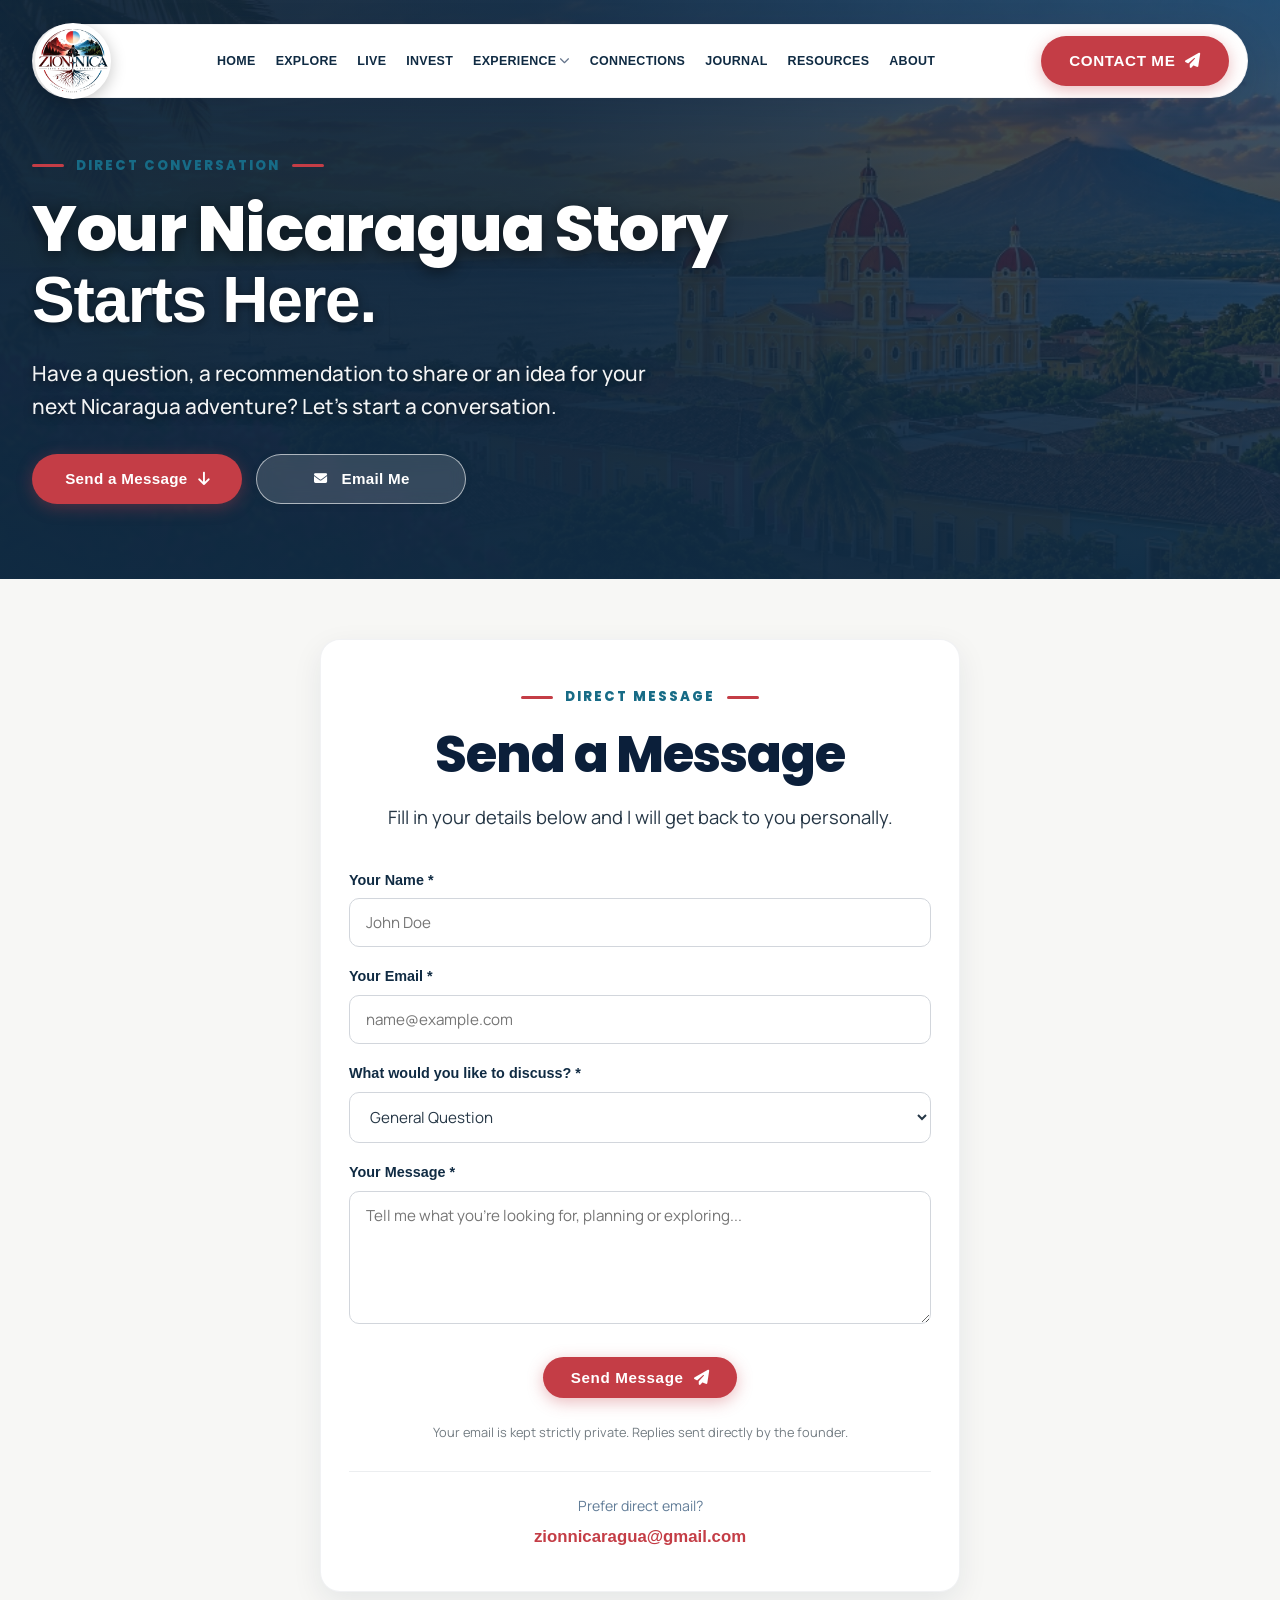
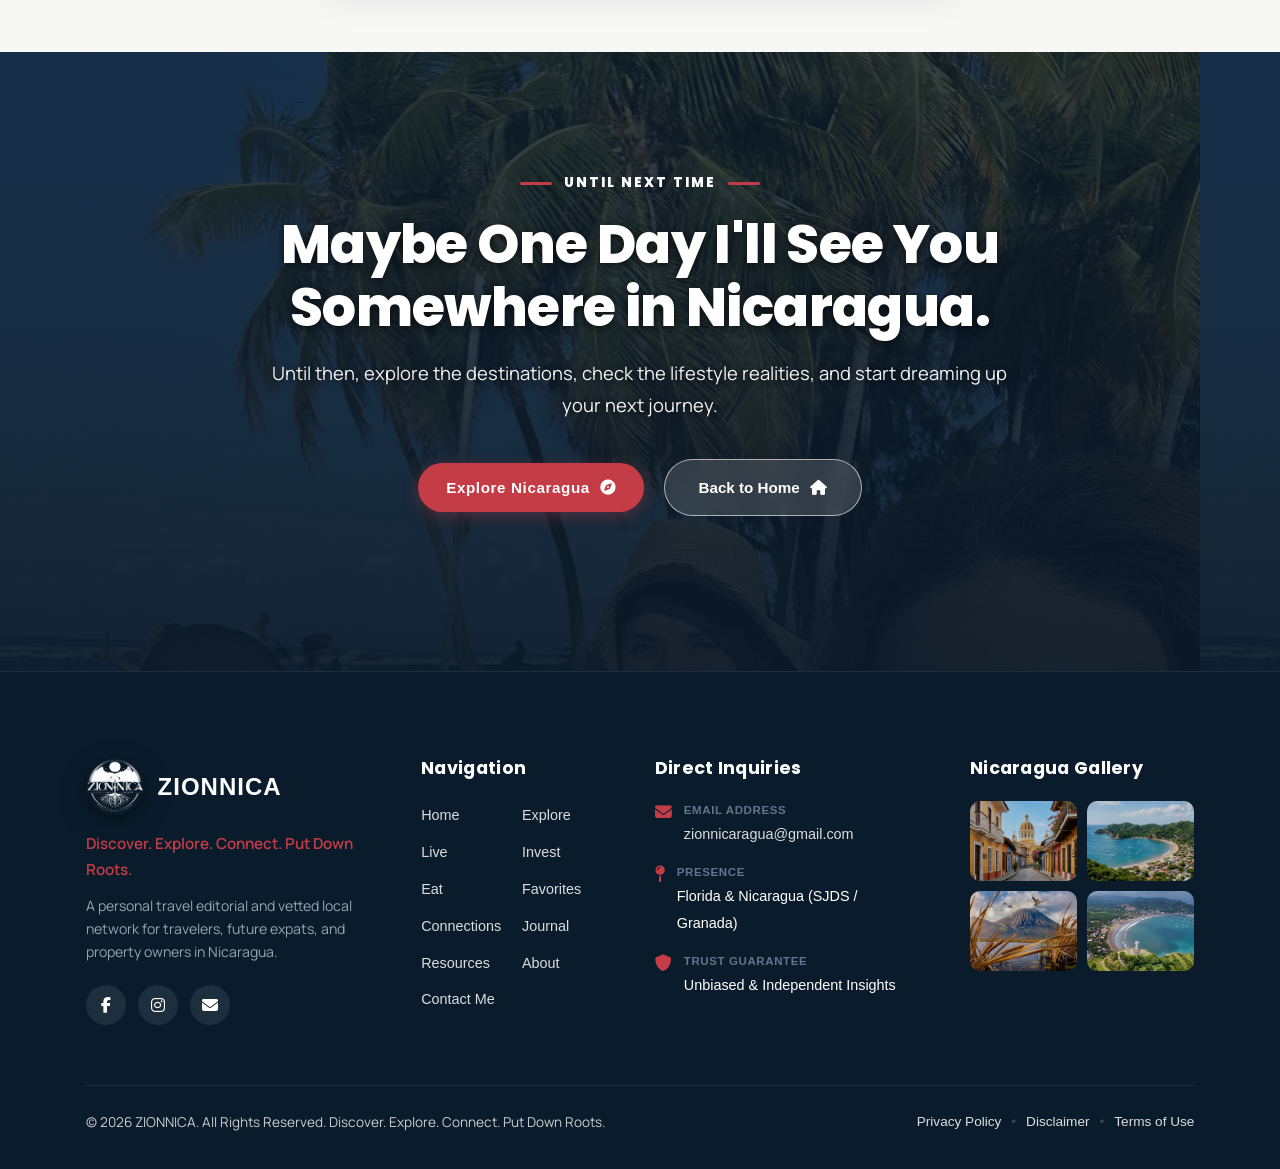
<file: contact.html>
<!DOCTYPE html>
<html lang="en">
<head>
  <meta charset="UTF-8">
  <meta name="viewport" content="width=device-width, initial-scale=1.0">
  <title>Let's Connect | ZIONNICA — Start a Conversation</title>
  <meta name="description" content="Have a question, a recommendation to share or an idea for your next Nicaragua adventure? Get in touch directly with the ZIONNICA founder.">
  
  <!-- Favicon -->
  <link rel="icon" type="image/webp" href="assets/FAVICON.webp">

  <!-- Google Fonts: Poppins (Headings) & Manrope (Body) -->
  <link rel="preconnect" href="https://fonts.googleapis.com">
  <link rel="preconnect" href="https://fonts.gstatic.com" crossorigin>
  <link href="https://fonts.googleapis.com/css2?family=Manrope:wght@400;500;600;700&family=Poppins:wght@500;600;700;800;900&display=swap" rel="stylesheet">

  <!-- Font Awesome Icons -->
  <link rel="stylesheet" href="https://cdnjs.cloudflare.com/ajax/libs/font-awesome/6.4.0/css/all.min.css">

  <!-- Core Stylesheet -->
  <link rel="stylesheet" href="style.css?v=3">
</head>
<body class="page-contact">

  <!-- Page Loader -->
  <div class="site-loader" id="loader">
    <div class="loader-spinner"></div>
  </div>

  <div class="page-wrapper">

    <!-- ==========================================
         FLOATING STICKY HEADER
         ========================================== -->
    <header class="header_floating-wrap" id="header">
      <div class="navbar_floating-container">

        <!-- Brand Logo -->
        <a href="index.html#hero" class="floating-logo" aria-label="ZIONNICA">
          <img src="assets/zionnica_official_logo.png" alt="ZIONNICA Logo" class="brand-official-logo">
        </a>

        <!-- Center Navigation -->
        <nav class="floating-nav-menu" id="floating-nav">
          <div class="mobile-sidebar-header">
            <div class="mobile-sidebar-brand">
              <img src="assets/zionnica_official_logo.png" alt="ZIONNICA" class="mobile-sidebar-logo">
              <span class="mobile-sidebar-name">ZIONNICA</span>
            </div>
            <button class="mobile-sidebar-close" id="mobile-sidebar-close" aria-label="Close Menu">
              <i class="fa-solid fa-xmark"></i>
            </button>
          </div>

          <div class="mobile-sidebar-links">
            <a href="index.html#hero" class="nav-item"><span>HOME</span></a>
            <a href="explore.html" class="nav-item"><span>EXPLORE</span></a>
            <a href="live.html" class="nav-item"><span>LIVE</span></a>
            <a href="invest.html" class="nav-item"><span>INVEST</span></a>
            <div class="nav-dropdown">
              <a href="eat.html" class="nav-item dropdown-trigger">
                <span>EXPERIENCE</span>
                <i class="fa-solid fa-chevron-down nav-arrow"></i>
              </a>
              <div class="dropdown-menu">
                <a href="eat.html" class="dropdown-link">
                  <i class="fa-solid fa-utensils"></i>
                  <div>
                    <strong>Eat</strong>
                    <small>Local food, dining &amp; beach restaurants</small>
                  </div>
                </a>
                <a href="index.html#favorites" class="dropdown-link">
                  <i class="fa-solid fa-star"></i>
                  <div>
                    <strong>Favorites</strong>
                    <small>Curated top picks &amp; local recommendations</small>
                  </div>
                </a>
              </div>
            </div>
            <a href="index.html#connections" class="nav-item"><span>CONNECTIONS</span></a>
            <a href="index.html#journal" class="nav-item"><span>JOURNAL</span></a>
            <a href="explore.html#getting-there" class="nav-item"><span>RESOURCES</span></a>
            <a href="index.html#story" class="nav-item"><span>ABOUT</span></a>
          </div>

          <div class="mobile-sidebar-footer">
            <a href="contact.html" class="mobile-sidebar-cta">
              <span>CONTACT ME</span>
              <i class="fa-solid fa-paper-plane"></i>
            </a>
          </div>
        </nav>

        <!-- Right Side Actions -->
        <div class="floating-nav-actions">
          <a href="contact.html" class="floating-cta-btn active" style="background-color: var(--zn-crimson-hover, #B3323B);">
            <span>CONTACT ME</span>
            <i class="fa-solid fa-paper-plane"></i>
          </a>

          <!-- Mobile Hamburger Toggle -->
          <button class="floating-mobile-toggle" id="floating-mobile-toggle" aria-label="Toggle Navigation">
            <span></span><span></span><span></span>
          </button>
        </div>

      </div>
    </header>

    <!-- Mobile Nav Backdrop Overlay -->
    <div class="mobile-nav-backdrop" id="mobile-nav-backdrop"></div>

    <!-- ==========================================
         HERO SECTION: LET'S CONNECT
         ========================================== -->
    <section class="hero-image-exact inner-hero" id="hero-contact" style="background-image: url('img/IMG-20260909-WA0004.jpg');">
      <div class="hero-image-content-container">
        <div class="hero-text-block">
          
          <div class="editorial_eyebrow-badge" style="margin-bottom: 16px;">
            <span class="editorial_eyebrow-dash" style="background-color: var(--zn-crimson);"></span>
            <span class="editorial_eyebrow-text" style="color: #FFFFFF; font-weight: 700; letter-spacing: 0.14em;">DIRECT CONVERSATION</span>
            <span class="editorial_eyebrow-dash" style="background-color: var(--zn-crimson);"></span>
          </div>

          <h1 class="hero-main-title">
            Your Nicaragua Story <span class="hero-highlight-title">Starts Here.</span>
          </h1>

          <p class="hero-tagline-desc">
            Have a question, a recommendation to share or an idea for your next Nicaragua adventure? Let's start a conversation.
          </p>

          <div class="hero-action-pair">
            <a href="#contact-form" class="hero-btn-primary">
              <span>Send a Message</span>
              <i class="fa-solid fa-arrow-down"></i>
            </a>
            <a href="mailto:zionnicaragua@gmail.com" class="hero-btn-story" style="text-decoration: none;">
              <span class="story-play-circle"><i class="fa-solid fa-envelope"></i></span>
              <span class="story-btn-text">Email Me</span>
            </a>
          </div>

        </div>
      </div>
    </section>
    <!-- ==========================================
         SIMPLE CONTACT SECTION
         ========================================== -->
    <section class="section_editorial section-colorway-ivory pv-large" id="contact-form">
      <div class="container-large padding-global">
        <div style="max-width: 640px; margin: 0 auto; background: #FFFFFF; border-radius: 20px; padding: 40px 28px; box-shadow: 0 10px 30px rgba(16, 43, 67, 0.08); border: 1px solid rgba(16, 43, 67, 0.06);">
          
          <div class="editorial_header-wrap text-center" style="margin-bottom: 28px;">
            <div class="editorial_eyebrow-badge">
              <span class="editorial_eyebrow-dash"></span>
              <span class="editorial_eyebrow-text">DIRECT MESSAGE</span>
              <span class="editorial_eyebrow-dash"></span>
            </div>
            <h2 class="editorial_title-large" style="font-size: clamp(1.8rem, 4vw, 2.3rem); margin-bottom: 8px;">
              Send a Message
            </h2>
            <p class="editorial_lead-paragraph" style="font-size: 0.95rem; margin: 0 auto;">
              Fill in your details below and I will get back to you personally.
            </p>
          </div>

          <form action="https://formsubmit.co/zionnicaragua@gmail.com" method="POST" id="main-contact-form" class="consultation-form" style="display: flex; flex-direction: column; gap: 18px;">
            <!-- Honeypot anti-spam field -->
            <input type="text" name="_honey" style="display:none">
            <input type="hidden" name="_captcha" value="false">
            <input type="hidden" name="_subject" value="New Inquiry from ZIONNICA Website">

            <div class="form-group" style="margin-bottom: 0;">
              <label for="contact-name" style="display: block; font-weight: 700; font-size: 0.9rem; color: #102B43; margin-bottom: 6px;">Your Name *</label>
              <input type="text" id="contact-name" name="name" placeholder="John Doe" required style="width: 100%; padding: 13px 16px; border-radius: 10px; border: 1.5px solid #D2D6DC; font-size: 0.95rem; box-sizing: border-box;">
            </div>

            <div class="form-group" style="margin-bottom: 0;">
              <label for="contact-email" style="display: block; font-weight: 700; font-size: 0.9rem; color: #102B43; margin-bottom: 6px;">Your Email *</label>
              <input type="email" id="contact-email" name="email" placeholder="name@example.com" required style="width: 100%; padding: 13px 16px; border-radius: 10px; border: 1.5px solid #D2D6DC; font-size: 0.95rem; box-sizing: border-box;">
            </div>

            <div class="form-group" style="margin-bottom: 0;">
              <label for="contact-topic-select" style="display: block; font-weight: 700; font-size: 0.9rem; color: #102B43; margin-bottom: 6px;">What would you like to discuss? *</label>
              <select id="contact-topic-select" name="topic" required style="width: 100%; padding: 13px 16px; border-radius: 10px; border: 1.5px solid #D2D6DC; font-size: 0.95rem; box-sizing: border-box; background: #FFFFFF;">
                <option value="general">General Question</option>
                <option value="plan-trip">Trip Planning &amp; Itinerary</option>
                <option value="living">Living &amp; Community Realities</option>
                <option value="property">Investment &amp; Real Estate Considerations</option>
                <option value="other">Other Inquiry</option>
              </select>
            </div>

            <div class="form-group" style="margin-bottom: 0;">
              <label for="contact-message" style="display: block; font-weight: 700; font-size: 0.9rem; color: #102B43; margin-bottom: 6px;">Your Message *</label>
              <textarea id="contact-message" name="message" rows="5" placeholder="Tell me what you're looking for, planning or exploring..." required style="width: 100%; padding: 13px 16px; border-radius: 10px; border: 1.5px solid #D2D6DC; font-size: 0.95rem; box-sizing: border-box; resize: vertical;"></textarea>
            </div>

            <div style="text-align: center; margin-top: 8px;">
              <button type="submit" class="cta_btn-primary" style="padding: 14px 34px; font-size: 0.98rem; margin: 0 auto;">
                <span>Send Message</span>
                <i class="fa-solid fa-paper-plane"></i>
              </button>
            </div>

            <p style="font-size: 0.8rem; color: #747D83; text-align: center; margin: 6px 0 0 0;">
              Your email is kept strictly private. Replies sent directly by the founder.
            </p>
          </form>

          <!-- Direct Email Box -->
          <div style="margin-top: 28px; padding-top: 22px; border-top: 1px solid rgba(16, 43, 67, 0.08); text-align: center;">
            <p style="font-size: 0.88rem; color: #627D98; margin: 0 0 6px 0;">Prefer direct email?</p>
            <a href="mailto:zionnicaragua@gmail.com" style="font-family: var(--font-heading, 'Poppins', sans-serif); font-size: 1.05rem; font-weight: 700; color: var(--zn-crimson, #C43D46); text-decoration: none;">
              zionnicaragua@gmail.com
            </a>
          </div>

        </div>
      </div>
    </section>


    <!-- ==========================================
         CLOSING CTA (Photographic)
         ========================================== -->
    <section class="section_final-cta" id="contact" style="background-image: url('img/IMG-20260909-WA0005.jpg');">
      <div class="final-cta_dark-overlay"></div>
      <div class="padding-global final-cta_content-layer">
        <div class="container-large text-center">
          <div class="final-cta_box">
            <div class="final-cta_eyebrow-badge">
              <span class="cta_eyebrow-dash"></span>
              <span class="cta_eyebrow-text">UNTIL NEXT TIME</span>
              <span class="cta_eyebrow-dash"></span>
            </div>
            <h2 class="final-cta_heading">Maybe One Day I'll See You Somewhere in Nicaragua.</h2>
            <p class="final-cta_description">
              Until then, explore the destinations, check the lifestyle realities, and start dreaming up your next journey.
            </p>
            <div class="final-cta_buttons-wrap">
              <a href="explore.html" class="cta_btn-primary">
                <span>Explore Nicaragua</span>
                <i class="fa-solid fa-compass"></i>
              </a>
              <a href="index.html#hero" class="cta_btn-secondary">
                <span>Back to Home</span>
                <i class="fa-solid fa-house"></i>
              </a>
            </div>
          </div>
        </div>
      </div>
    </section>

    <!-- ==========================================
         SHARED SITE FOOTER
         ========================================== -->
    <footer class="footer_navy">
      <div class="padding-global">
        <div class="container-large">

          <div class="footer_grid-top">

            <!-- Column 1: Brand & Tagline -->
            <div class="footer_col brand_col">
              <div class="footer_logo-row">
                <img src="assets/zionnica_logo_white.png" alt="ZIONNICA Emblem" class="footer_emblem-logo">
                <span class="footer_logo-title">ZIONNICA</span>
              </div>
              <p class="footer_tagline">
                Discover. Explore. Connect. Put Down Roots.
              </p>
              <p class="footer_bio">
                A personal travel editorial and vetted local network for travelers, future expats, and property owners in Nicaragua.
              </p>
              <div class="footer_social-row">
                <a href="#hero" class="footer_social-circle" aria-label="Facebook"><i class="fa-brands fa-facebook-f"></i></a>
                <a href="#hero" class="footer_social-circle" aria-label="Instagram"><i class="fa-brands fa-instagram"></i></a>
                <a href="mailto:zionnicaragua@gmail.com" class="footer_social-circle" aria-label="Email"><i class="fa-solid fa-envelope"></i></a>
              </div>
            </div>

            <!-- Column 2: Navigation Links -->
            <div class="footer_col nav_col">
              <h4 class="footer_col-title">Navigation</h4>
              <ul class="footer_nav-list">
                <li><a href="index.html#hero">Home</a></li>
                <li><a href="explore.html">Explore</a></li>
                <li><a href="live.html">Live</a></li>
                <li><a href="invest.html">Invest</a></li>
                <li><a href="eat.html">Eat</a></li>
                <li><a href="index.html#favorites">Favorites</a></li>
                <li><a href="index.html#connections">Connections</a></li>
                <li><a href="index.html#journal">Journal</a></li>
                <li><a href="explore.html#getting-there">Resources</a></li>
                <li><a href="index.html#story">About</a></li>
                <li><a href="contact.html">Contact Me</a></li>
              </ul>
            </div>

            <!-- Column 3: Contact Information -->
            <div class="footer_col contact_col">
              <h4 class="footer_col-title">Direct Inquiries</h4>
              <ul class="footer_info-list">
                <li>
                  <i class="fa-solid fa-envelope footer_info-icon"></i>
                  <div>
                    <span class="info_label">Email Address</span>
                    <a href="mailto:zionnicaragua@gmail.com" class="info_val">zionnicaragua@gmail.com</a>
                  </div>
                </li>
                <li>
                  <i class="fa-solid fa-map-pin footer_info-icon"></i>
                  <div>
                    <span class="info_label">Presence</span>
                    <span class="info_val">Florida &amp; Nicaragua (SJDS / Granada)</span>
                  </div>
                </li>
                <li>
                  <i class="fa-solid fa-shield footer_info-icon"></i>
                  <div>
                    <span class="info_label">Trust Guarantee</span>
                    <span class="info_val">Unbiased &amp; Independent Insights</span>
                  </div>
                </li>
              </ul>
            </div>

            <!-- Column 4: Curated Visual Gallery -->
            <div class="footer_col gallery_col">
              <h4 class="footer_col-title">Nicaragua Gallery</h4>
              <div class="footer_gallery-row">
                <img src="assets/dest-granada.png" alt="Colonial Granada" class="footer_gal-thumb">
                <img src="assets/dest-sanjuan.png" alt="San Juan del Sur" class="footer_gal-thumb">
                <img src="assets/volcano_adventures.png" alt="Volcano Adventures" class="footer_gal-thumb">
                <img src="assets/beach_escapes.png" alt="Popoyo Coast" class="footer_gal-thumb">
              </div>
            </div>

          </div>

          <!-- Footer Bottom Bar -->
          <div class="footer_bottom-row">
            <p class="copyright_text">
              &copy; 2026 ZIONNICA. All Rights Reserved. Discover. Explore. Connect. Put Down Roots.
            </p>
            <div class="footer_legal-links">
              <a href="contact.html">Privacy Policy</a>
              <span class="legal_sep">&bull;</span>
              <a href="contact.html">Disclaimer</a>
              <span class="legal_sep">&bull;</span>
              <a href="contact.html">Terms of Use</a>
            </div>
          </div>

        </div>
      </div>
    </footer>

    <!-- Back to Top Button -->
    <button class="back-to-top-btn" id="back-to-top" aria-label="Back to Top">
      <i class="fa-solid fa-arrow-up"></i>
    </button>

  </div>

  <!-- Contact Form Helper Script -->
  <script>
    function selectContactTopic(topicKey) {
      document.querySelectorAll('.contact-way-card').forEach(c => c.classList.remove('is-selected'));
      const card = document.querySelector(`[data-topic="${topicKey}"]`);
      if (card) card.classList.add('is-selected');

      const select = document.getElementById('contact-topic-select');
      if (select) {
        select.value = topicKey;
      }
      const form = document.getElementById('contact-form');
      if (form) {
        form.scrollIntoView({ behavior: 'smooth' });
      }
    }
  </script>

  <!-- Core JavaScript -->
  <script src="script.js"></script>
</body>
</html>
</file>
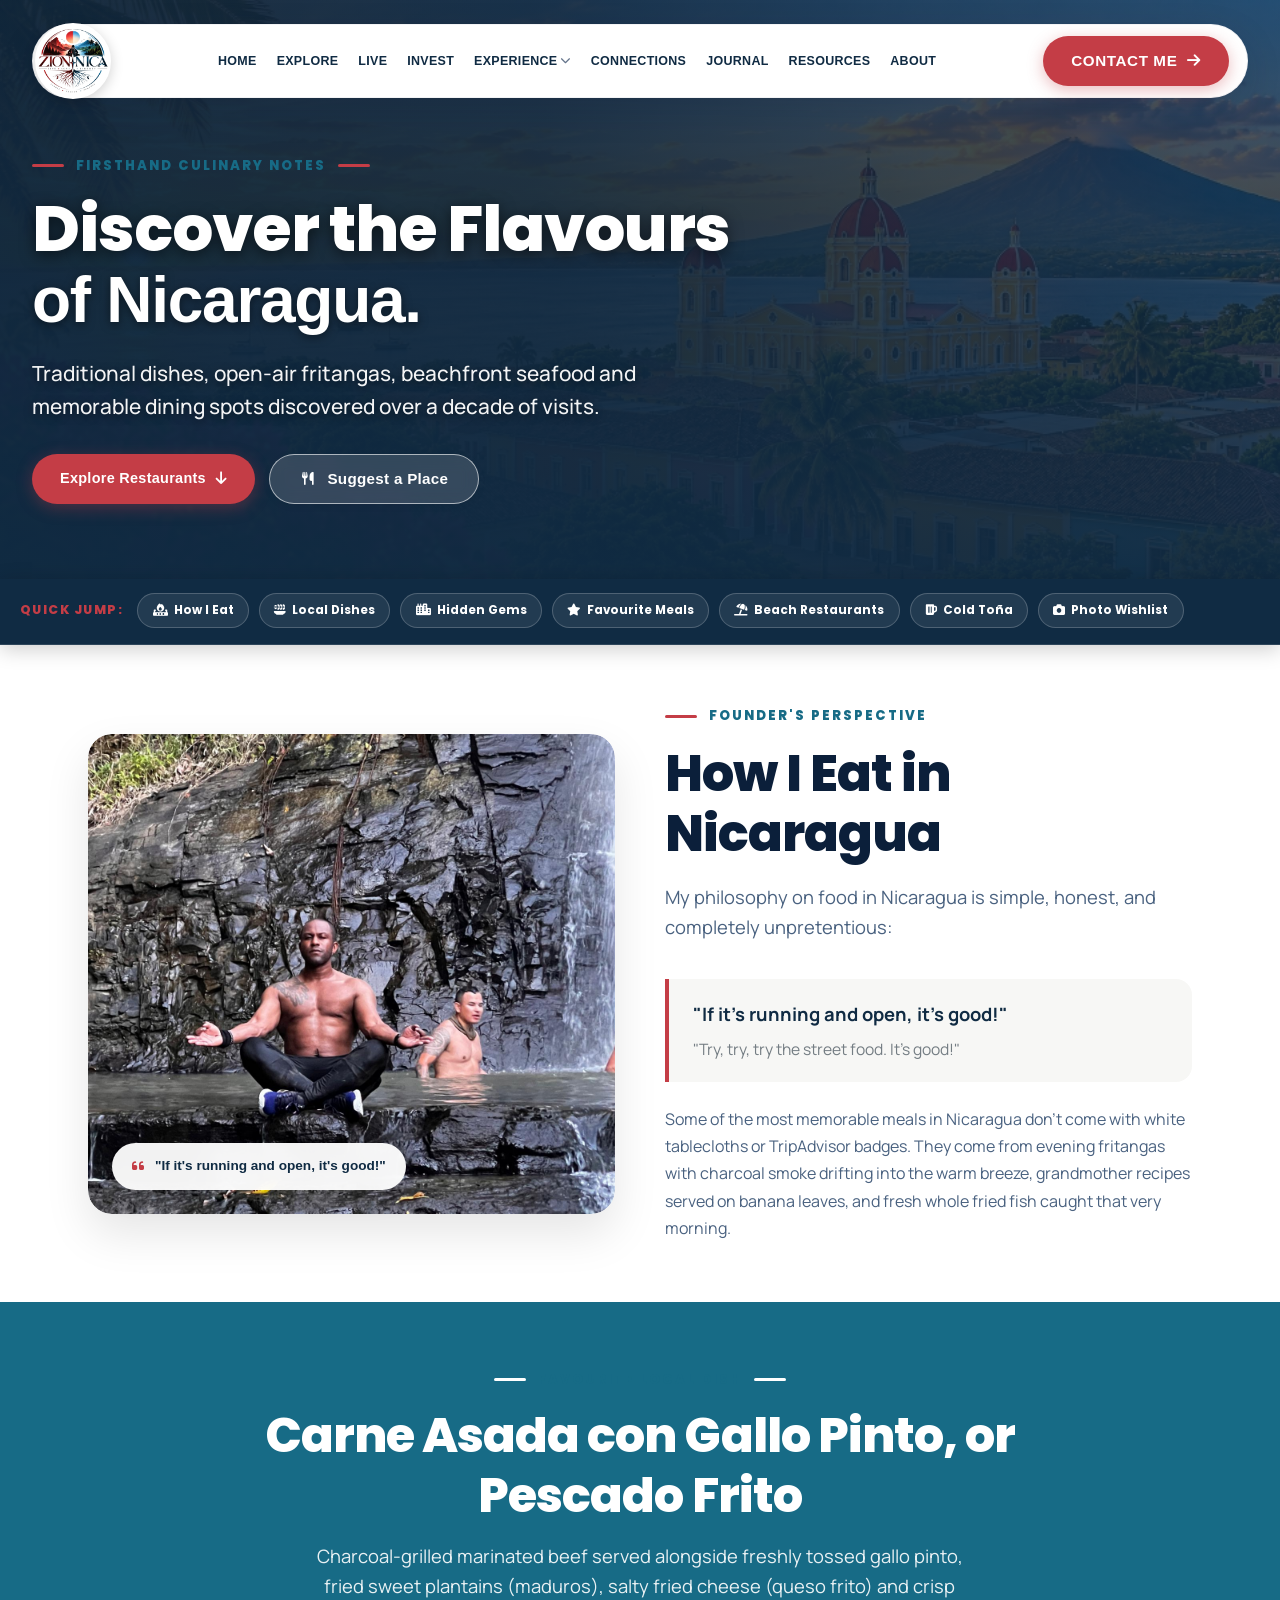
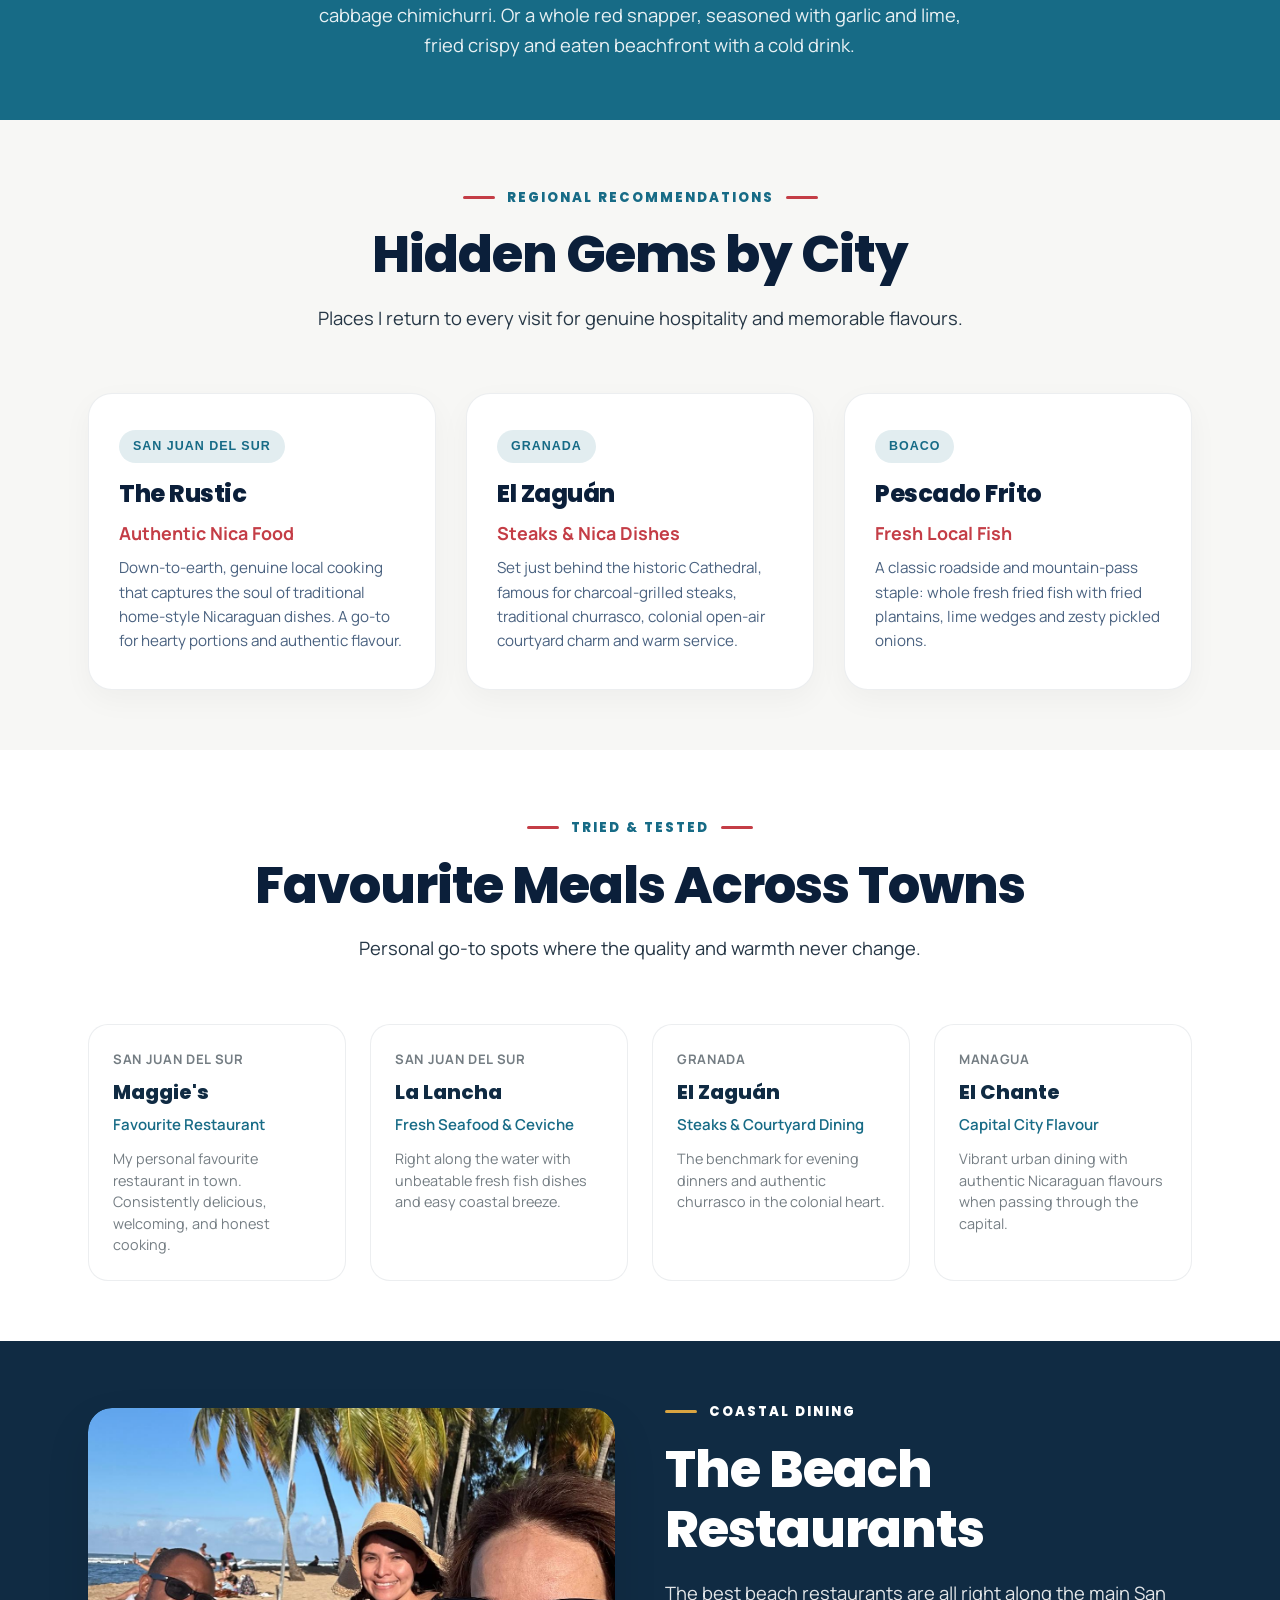
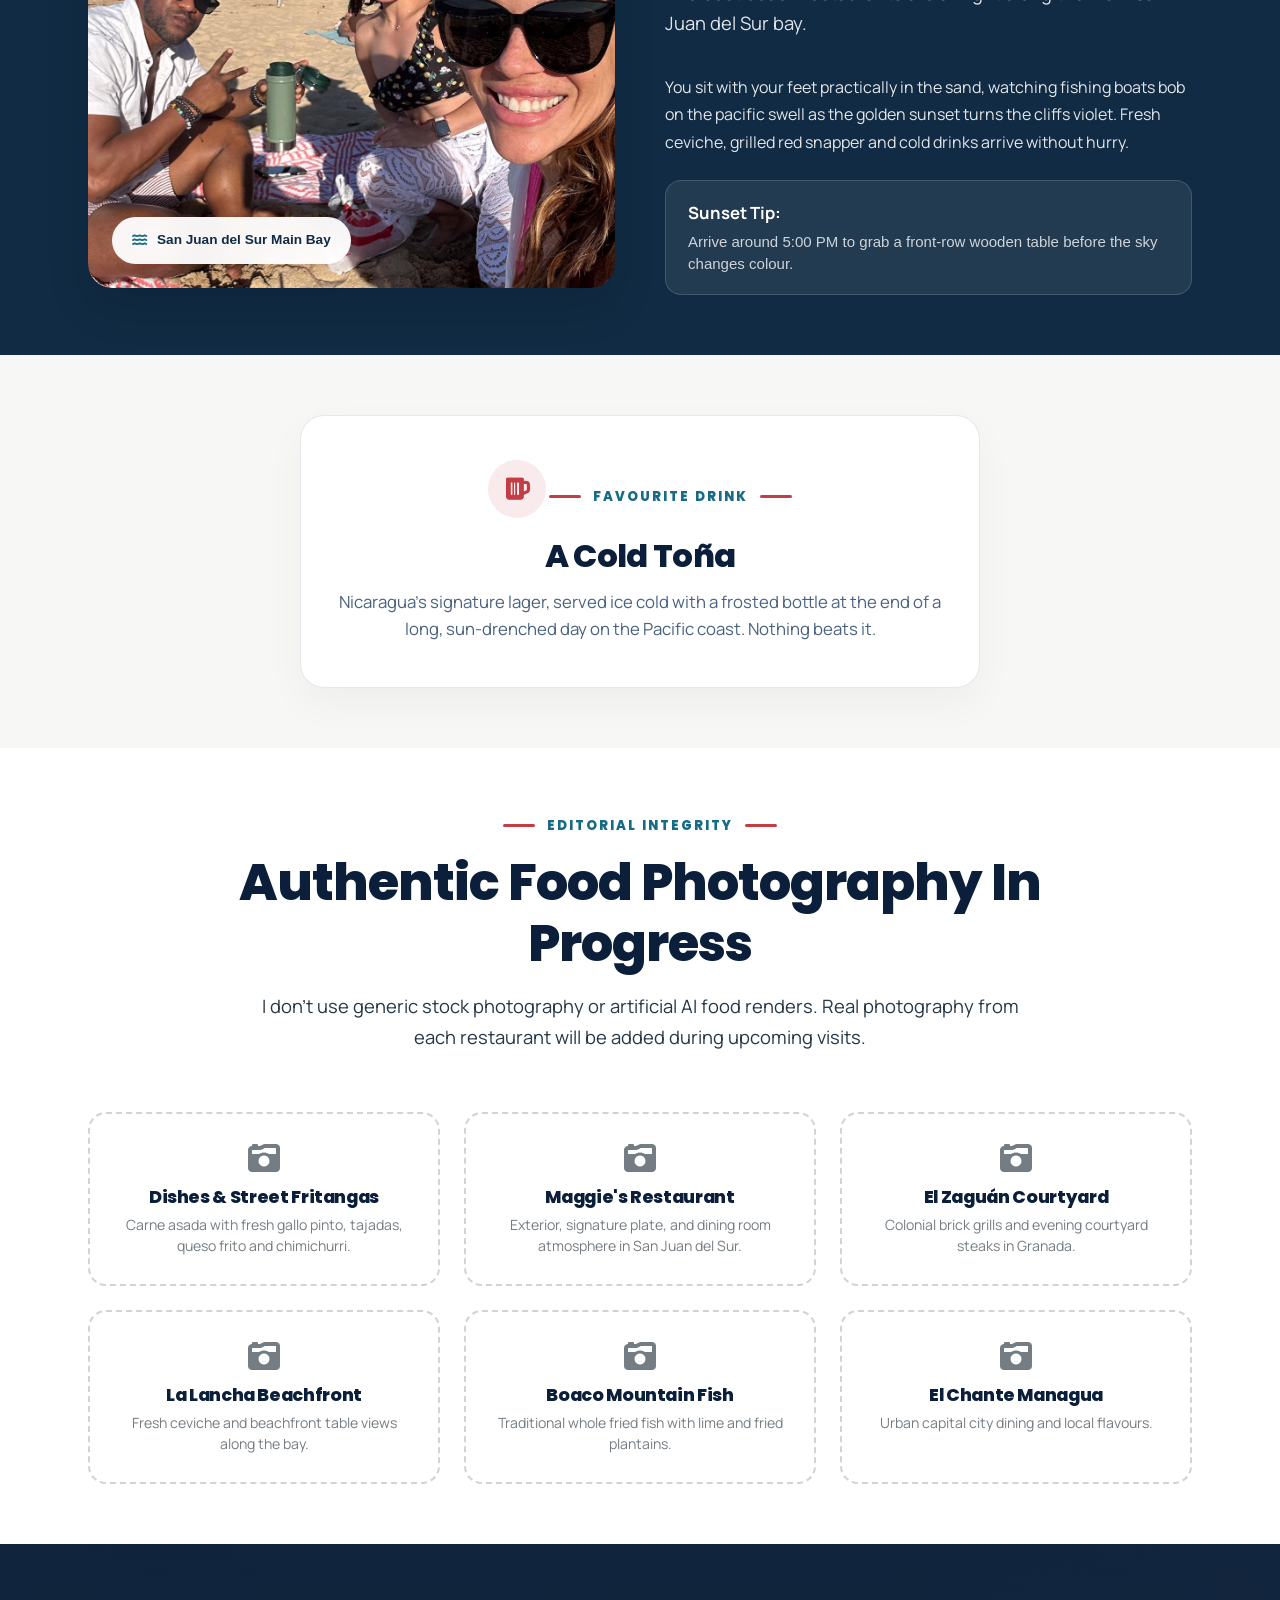
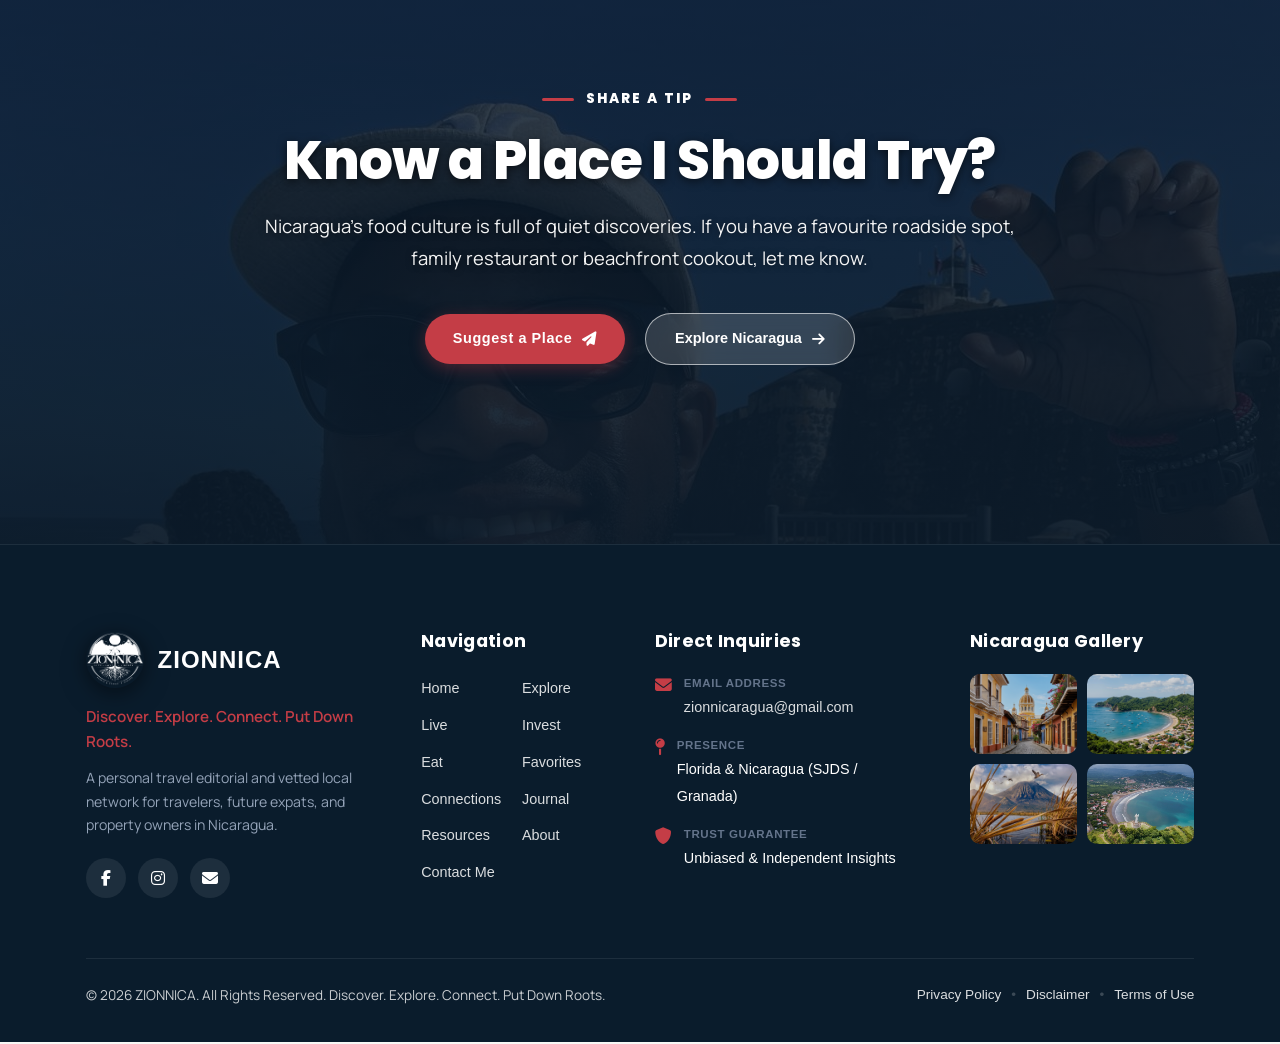
<file: eat.html>
<!DOCTYPE html>
<html lang="en">
<head>
  <meta charset="UTF-8">
  <meta name="viewport" content="width=device-width, initial-scale=1.0">
  <title>Where to Eat &amp; Local Food | ZIONNICA — Authentic Dishes &amp; Dining</title>
  <meta name="description" content="Discover traditional Nicaraguan dishes, street food culture, beachfront dining in San Juan del Sur and local restaurant favourites. Firsthand food notes by ZIONNICA.">
  
  <!-- Favicon -->
  <link rel="icon" type="image/webp" href="assets/FAVICON.webp">

  <!-- Google Fonts: Poppins (Headings) & Manrope (Body) -->
  <link rel="preconnect" href="https://fonts.googleapis.com">
  <link rel="preconnect" href="https://fonts.gstatic.com" crossorigin>
  <link href="https://fonts.googleapis.com/css2?family=Manrope:wght@400;500;600;700&family=Poppins:wght@500;600;700;800;900&display=swap" rel="stylesheet">

  <!-- Font Awesome Icons -->
  <link rel="stylesheet" href="https://cdnjs.cloudflare.com/ajax/libs/font-awesome/6.4.0/css/all.min.css">

  <!-- Core Stylesheet -->
  <link rel="stylesheet" href="style.css?v=3">
</head>
<body class="page-eat">

  <!-- Page Loader -->
  <div class="site-loader" id="loader">
    <div class="loader-spinner"></div>
  </div>

  <div class="page-wrapper">

    <!-- ==========================================
         FLOATING STICKY HEADER
         ========================================== -->
    <header class="header_floating-wrap" id="header">
      <div class="navbar_floating-container">

        <!-- Brand Logo -->
        <a href="index.html#hero" class="floating-logo" aria-label="ZIONNICA">
          <img src="assets/zionnica_official_logo.png" alt="ZIONNICA Logo" class="brand-official-logo">
        </a>

        <!-- Center Navigation -->
        <nav class="floating-nav-menu" id="floating-nav">
          <div class="mobile-sidebar-header">
            <div class="mobile-sidebar-brand">
              <img src="assets/zionnica_official_logo.png" alt="ZIONNICA" class="mobile-sidebar-logo">
              <span class="mobile-sidebar-name">ZIONNICA</span>
            </div>
            <button class="mobile-sidebar-close" id="mobile-sidebar-close" aria-label="Close Menu">
              <i class="fa-solid fa-xmark"></i>
            </button>
          </div>

          <div class="mobile-sidebar-links">
            <a href="index.html#hero" class="nav-item"><span>HOME</span></a>
            <a href="explore.html" class="nav-item"><span>EXPLORE</span></a>
            <a href="live.html" class="nav-item"><span>LIVE</span></a>
            <a href="invest.html" class="nav-item"><span>INVEST</span></a>
            <div class="nav-dropdown">
              <a href="eat.html" class="nav-item dropdown-trigger active">
                <span>EXPERIENCE</span>
                <i class="fa-solid fa-chevron-down nav-arrow"></i>
              </a>
              <div class="dropdown-menu">
                <a href="eat.html" class="dropdown-link active">
                  <i class="fa-solid fa-utensils"></i>
                  <div>
                    <strong>Eat</strong>
                    <small>Local food, dining &amp; beach restaurants</small>
                  </div>
                </a>
                <a href="index.html#favorites" class="dropdown-link">
                  <i class="fa-solid fa-star"></i>
                  <div>
                    <strong>Favorites</strong>
                    <small>Curated top picks &amp; local recommendations</small>
                  </div>
                </a>
              </div>
            </div>
            <a href="index.html#connections" class="nav-item"><span>CONNECTIONS</span></a>
            <a href="index.html#journal" class="nav-item"><span>JOURNAL</span></a>
            <a href="explore.html#getting-there" class="nav-item"><span>RESOURCES</span></a>
            <a href="index.html#story" class="nav-item"><span>ABOUT</span></a>
          </div>

          <div class="mobile-sidebar-footer">
            <a href="contact.html" class="mobile-sidebar-cta">
              <span>CONTACT ME</span>
              <i class="fa-solid fa-arrow-right"></i>
            </a>
          </div>
        </nav>

        <!-- Right Side Actions -->
        <div class="floating-nav-actions">
          <a href="contact.html" class="floating-cta-btn">
            <span>CONTACT ME</span>
            <i class="fa-solid fa-arrow-right"></i>
          </a>

          <!-- Mobile Hamburger Toggle -->
          <button class="floating-mobile-toggle" id="floating-mobile-toggle" aria-label="Toggle Navigation">
            <span></span><span></span><span></span>
          </button>
        </div>

      </div>
    </header>

    <!-- Mobile Nav Backdrop Overlay -->
    <div class="mobile-nav-backdrop" id="mobile-nav-backdrop"></div>

    <!-- ==========================================
         HERO SECTION: WHERE TO EAT & LOCAL FOOD
         (Typographic Hero with Coastal Photography Background)
         ========================================== -->
    <section class="hero-image-exact inner-hero" id="hero-eat" style="background-image: url('img/IMG-20260909-WA0005.jpg');">
      <div class="hero-image-content-container">
        <div class="hero-text-block">
          
          <div class="editorial_eyebrow-badge" style="margin-bottom: 16px;">
            <span class="editorial_eyebrow-dash" style="background-color: var(--zn-crimson);"></span>
            <span class="editorial_eyebrow-text" style="color: #FFFFFF; font-weight: 700; letter-spacing: 0.14em;">FIRSTHAND CULINARY NOTES</span>
            <span class="editorial_eyebrow-dash" style="background-color: var(--zn-crimson);"></span>
          </div>

          <h1 class="hero-main-title">
            Discover the Flavours <span class="hero-highlight-title">of Nicaragua.</span>
          </h1>

          <p class="hero-tagline-desc">
            Traditional dishes, open-air fritangas, beachfront seafood and memorable dining spots discovered over a decade of visits.
          </p>

          <div class="hero-action-pair">
            <a href="#how-i-eat" class="hero-btn-primary">
              <span>Explore Restaurants</span>
              <i class="fa-solid fa-arrow-down"></i>
            </a>
            <a href="contact.html" class="hero-btn-story" style="text-decoration: none;">
              <span class="story-play-circle"><i class="fa-solid fa-utensils"></i></span>
              <span class="story-btn-text">Suggest a Place</span>
            </a>
          </div>

        </div>
      </div>
    </section>

    <!-- ==========================================
         QUICK-LINKS STRIP
         ========================================== -->
    <nav class="quick-links-strip" aria-label="Quick links to food sections">
      <div class="quick-links-inner">
        <span class="quick-links-label">Quick Jump:</span>
        <div class="quick-links-pills">
          <a href="#how-i-eat" class="quick-pill"><i class="fa-solid fa-fire-burner"></i> How I Eat</a>
          <a href="#fav-dish" class="quick-pill"><i class="fa-solid fa-plate-wheat"></i> Local Dishes</a>
          <a href="#city-gems" class="quick-pill"><i class="fa-solid fa-city"></i> Hidden Gems</a>
          <a href="#fav-meals" class="quick-pill"><i class="fa-solid fa-star"></i> Favourite Meals</a>
          <a href="#beach-dining" class="quick-pill"><i class="fa-solid fa-umbrella-beach"></i> Beach Restaurants</a>
          <a href="#fav-drink" class="quick-pill"><i class="fa-solid fa-beer-mug-empty"></i> Cold Toña</a>
          <a href="#photo-notes" class="quick-pill"><i class="fa-solid fa-camera"></i> Photo Wishlist</a>
        </div>
      </div>
    </nav>

    <!-- ==========================================
         SECTION 1: HOW I EAT HERE (Split Layout)
         ========================================== -->
    <section class="section_editorial section-colorway-white pv-large" id="how-i-eat">
      <div class="container-large padding-global">
        <div class="split-editorial-wrap">
          
          <div class="split-editorial-media">
            <div class="split-photo-frame">
              <img src="img/IMG-20260909-WA0026.jpg" alt="Local Life and Street Food in Nicaragua" class="split-main-photo" loading="lazy">
            </div>
            <div class="split-floating-pill">
              <i class="fa-solid fa-quote-left" style="color: #C43D46;"></i>
              <span>"If it's running and open, it's good!"</span>
            </div>
          </div>

          <div class="split-editorial-content">
            <div class="editorial_eyebrow-badge">
              <span class="editorial_eyebrow-dash"></span>
              <span class="editorial_eyebrow-text">FOUNDER'S PERSPECTIVE</span>
            </div>
            <h2 class="editorial_title-large">How I Eat in Nicaragua</h2>
            <p class="editorial_lead-paragraph" style="margin-left: 0; color: #4A6280;">
              My philosophy on food in Nicaragua is simple, honest, and completely unpretentious:
            </p>
            <div style="background: var(--zn-warm-white, #F7F7F5); border-left: 4px solid var(--zn-crimson, #C43D46); padding: 20px 24px; border-radius: 0 16px 16px 0; margin-bottom: 24px;">
              <p style="font-family: var(--font-heading, 'Poppins', sans-serif); font-size: 1.15rem; font-weight: 700; color: var(--zn-navy, #102B43); margin: 0 0 8px 0;">
                "If it's running and open, it's good!"
              </p>
              <p style="font-size: 0.98rem; color: #747D83; margin: 0; line-height: 1.6;">
                "Try, try, try the street food. It's good!"
              </p>
            </div>
            <p style="font-size: 1rem; line-height: 1.7; color: #4A6280; margin: 0;">
              Some of the most memorable meals in Nicaragua don't come with white tablecloths or TripAdvisor badges. They come from evening fritangas with charcoal smoke drifting into the warm breeze, grandmother recipes served on banana leaves, and fresh whole fried fish caught that very morning.
            </p>
          </div>

        </div>
      </div>
    </section>

    <!-- ==========================================
         SECTION 2: FAVOURITE LOCAL DISH (Ocean Blue Band)
         ========================================== -->
    <section class="ocean-feature-band" id="fav-dish">
      <div class="container-large padding-global">
        <div style="max-width: 820px; margin: 0 auto;">
          <div class="editorial_eyebrow-badge" style="justify-content: center; margin-bottom: 16px;">
            <span class="editorial_eyebrow-dash" style="background: #FFFFFF;"></span>
            <span class="editorial_eyebrow-text" style="color: #FFFFFF;">FAVOURITE LOCAL DISH</span>
            <span class="editorial_eyebrow-dash" style="background: #FFFFFF;"></span>
          </div>
          <h2 class="ocean-dish-title">Carne Asada con Gallo Pinto, or Pescado Frito</h2>
          <p class="ocean-dish-desc">
            Charcoal-grilled marinated beef served alongside freshly tossed gallo pinto, fried sweet plantains (maduros), salty fried cheese (queso frito) and crisp cabbage chimichurri. Or a whole red snapper, seasoned with garlic and lime, fried crispy and eaten beachfront with a cold drink.
          </p>
        </div>
      </div>
    </section>

    <!-- ==========================================
         SECTION 3: HIDDEN GEMS BY CITY (Three Rounded Cards)
         ========================================== -->
    <section class="section_editorial section-colorway-ivory pv-large" id="city-gems">
      <div class="container-large padding-global">
        
        <div class="editorial_header-wrap text-center">
          <div class="editorial_eyebrow-badge">
            <span class="editorial_eyebrow-dash"></span>
            <span class="editorial_eyebrow-text">REGIONAL RECOMMENDATIONS</span>
            <span class="editorial_eyebrow-dash"></span>
          </div>
          <h2 class="editorial_title-large">Hidden Gems by City</h2>
          <p class="editorial_lead-paragraph">
            Places I return to every visit for genuine hospitality and memorable flavours.
          </p>
        </div>

        <div class="food-city-grid">

          <!-- San Juan del Sur -->
          <div class="food-city-card">
            <span class="food-city-pill">SAN JUAN DEL SUR</span>
            <h3>The Rustic</h3>
            <div class="food-spot-name">Authentic Nica Food</div>
            <p>
              Down-to-earth, genuine local cooking that captures the soul of traditional home-style Nicaraguan dishes. A go-to for hearty portions and authentic flavour.
            </p>
          </div>

          <!-- Granada -->
          <div class="food-city-card">
            <span class="food-city-pill">GRANADA</span>
            <h3>El Zaguán</h3>
            <div class="food-spot-name">Steaks &amp; Nica Dishes</div>
            <p>
              Set just behind the historic Cathedral, famous for charcoal-grilled steaks, traditional churrasco, colonial open-air courtyard charm and warm service.
            </p>
          </div>

          <!-- Boaco -->
          <div class="food-city-card">
            <span class="food-city-pill">BOACO</span>
            <h3>Pescado Frito</h3>
            <div class="food-spot-name">Fresh Local Fish</div>
            <p>
              A classic roadside and mountain-pass staple: whole fresh fried fish with fried plantains, lime wedges and zesty pickled onions.
            </p>
          </div>

        </div>

      </div>
    </section>

    <!-- ==========================================
         SECTION 4: FAVOURITE MEALS (Zion Favorites Style)
         ========================================== -->
    <section class="section_editorial section-colorway-white pv-large" id="fav-meals">
      <div class="container-large padding-global">

        <div class="editorial_header-wrap text-center">
          <div class="editorial_eyebrow-badge">
            <span class="editorial_eyebrow-dash"></span>
            <span class="editorial_eyebrow-text">TRIED &amp; TESTED</span>
            <span class="editorial_eyebrow-dash"></span>
          </div>
          <h2 class="editorial_title-large">Favourite Meals Across Towns</h2>
          <p class="editorial_lead-paragraph">
            Personal go-to spots where the quality and warmth never change.
          </p>
        </div>

        <div class="fav-meals-grid">

          <div class="fav-meal-card">
            <div class="fav-meal-town">San Juan del Sur</div>
            <div class="fav-meal-name">Maggie's</div>
            <div class="fav-meal-dish">Favourite Restaurant</div>
            <p style="font-size: 0.9rem; color: #747D83; margin-top: 10px; line-height: 1.5;">
              My personal favourite restaurant in town. Consistently delicious, welcoming, and honest cooking.
            </p>
          </div>

          <div class="fav-meal-card">
            <div class="fav-meal-town">San Juan del Sur</div>
            <div class="fav-meal-name">La Lancha</div>
            <div class="fav-meal-dish">Fresh Seafood &amp; Ceviche</div>
            <p style="font-size: 0.9rem; color: #747D83; margin-top: 10px; line-height: 1.5;">
              Right along the water with unbeatable fresh fish dishes and easy coastal breeze.
            </p>
          </div>

          <div class="fav-meal-card">
            <div class="fav-meal-town">Granada</div>
            <div class="fav-meal-name">El Zaguán</div>
            <div class="fav-meal-dish">Steaks &amp; Courtyard Dining</div>
            <p style="font-size: 0.9rem; color: #747D83; margin-top: 10px; line-height: 1.5;">
              The benchmark for evening dinners and authentic churrasco in the colonial heart.
            </p>
          </div>

          <div class="fav-meal-card">
            <div class="fav-meal-town">Managua</div>
            <div class="fav-meal-name">El Chante</div>
            <div class="fav-meal-dish">Capital City Flavour</div>
            <p style="font-size: 0.9rem; color: #747D83; margin-top: 10px; line-height: 1.5;">
              Vibrant urban dining with authentic Nicaraguan flavours when passing through the capital.
            </p>
          </div>

        </div>

      </div>
    </section>

    <!-- ==========================================
         SECTION 5: BEACH RESTAURANTS (Image-Led Navy Split)
         ========================================== -->
    <section class="section_editorial section-colorway-navy pv-large" id="beach-dining">
      <div class="container-large padding-global">
        <div class="split-editorial-wrap">

          <div class="split-editorial-media">
            <div class="split-photo-frame">
              <img src="img/IMG-20260909-WA0005.jpg" alt="San Juan del Sur Bay Beachfront Dining" class="split-main-photo" loading="lazy">
            </div>
            <div class="split-floating-pill">
              <i class="fa-solid fa-water" style="color: #176B86;"></i>
              <span>San Juan del Sur Main Bay</span>
            </div>
          </div>

          <div class="split-editorial-content">
            <div class="editorial_eyebrow-badge">
              <span class="editorial_eyebrow-dash" style="background: #D9A441;"></span>
              <span class="editorial_eyebrow-text" style="color: #D9A441;">COASTAL DINING</span>
            </div>
            <h2 class="editorial_title-large" style="color: #FFFFFF;">The Beach Restaurants</h2>
            <p class="editorial_lead-paragraph" style="margin-left: 0; color: rgba(255, 255, 255, 0.88);">
              The best beach restaurants are all right along the main San Juan del Sur bay.
            </p>
            <p style="font-size: 1rem; line-height: 1.7; color: rgba(255, 255, 255, 0.82); margin-bottom: 24px;">
              You sit with your feet practically in the sand, watching fishing boats bob on the pacific swell as the golden sunset turns the cliffs violet. Fresh ceviche, grilled red snapper and cold drinks arrive without hurry.
            </p>
            <div style="background: rgba(255, 255, 255, 0.08); border: 1px solid rgba(255, 255, 255, 0.15); border-radius: 16px; padding: 18px 22px;">
              <strong style="color: #FFFFFF; font-size: 1.05rem; display: block; margin-bottom: 4px;">Sunset Tip:</strong>
              <span style="color: rgba(255, 255, 255, 0.78); font-size: 0.94rem; line-height: 1.5; display: block;">
                Arrive around 5:00 PM to grab a front-row wooden table before the sky changes colour.
              </span>
            </div>
          </div>

        </div>
      </div>
    </section>

    <!-- ==========================================
         SECTION 6: FAVOURITE DRINK (Small Accent Card)
         ========================================== -->
    <section class="section_editorial section-colorway-ivory pv-large" id="fav-drink">
      <div class="container-large padding-global">
        <div style="max-width: 680px; margin: 0 auto; text-align: center;">
          
          <div style="background: #FFFFFF; border: 1.5px solid rgba(16, 43, 67, 0.1); border-radius: 24px; padding: 44px 32px; box-shadow: 0 16px 40px rgba(0, 0, 0, 0.04);">
            <div style="width: 58px; height: 58px; border-radius: 50%; background: rgba(196, 61, 70, 0.1); color: var(--zn-crimson, #C43D46); display: inline-flex; align-items: center; justify-content: center; font-size: 1.6rem; margin-bottom: 18px;">
              <i class="fa-solid fa-beer-mug-empty"></i>
            </div>
            <div class="editorial_eyebrow-badge" style="justify-content: center; margin-bottom: 10px;">
              <span class="editorial_eyebrow-dash"></span>
              <span class="editorial_eyebrow-text">FAVOURITE DRINK</span>
              <span class="editorial_eyebrow-dash"></span>
            </div>
            <h3 style="font-family: var(--font-heading, 'Poppins', sans-serif); font-size: 2rem; font-weight: 800; color: var(--zn-navy, #102B43); margin-bottom: 12px;">
              A Cold Toña
            </h3>
            <p style="font-size: 1.05rem; line-height: 1.65; color: #4A6280; margin: 0;">
              Nicaragua's signature lager, served ice cold with a frosted bottle at the end of a long, sun-drenched day on the Pacific coast. Nothing beats it.
            </p>
          </div>

        </div>
      </div>
    </section>

    <!-- ==========================================
         SECTION 7: FOOD PHOTOGRAPHY NOTE (Clean Labelled Placeholders)
         ========================================== -->
    <section class="section_editorial section-colorway-white pv-large" id="photo-notes">
      <div class="container-large padding-global">

        <div class="editorial_header-wrap text-center">
          <div class="editorial_eyebrow-badge">
            <span class="editorial_eyebrow-dash"></span>
            <span class="editorial_eyebrow-text">EDITORIAL INTEGRITY</span>
            <span class="editorial_eyebrow-dash"></span>
          </div>
          <h2 class="editorial_title-large">Authentic Food Photography In Progress</h2>
          <p class="editorial_lead-paragraph">
            I don't use generic stock photography or artificial AI food renders. Real photography from each restaurant will be added during upcoming visits.
          </p>
        </div>

        <div class="photo-notes-grid">
          
          <div class="photo-needed-card">
            <i class="fa-solid fa-camera-retro"></i>
            <h4>Dishes &amp; Street Fritangas</h4>
            <p>Carne asada with fresh gallo pinto, tajadas, queso frito and chimichurri.</p>
          </div>

          <div class="photo-needed-card">
            <i class="fa-solid fa-camera-retro"></i>
            <h4>Maggie's Restaurant</h4>
            <p>Exterior, signature plate, and dining room atmosphere in San Juan del Sur.</p>
          </div>

          <div class="photo-needed-card">
            <i class="fa-solid fa-camera-retro"></i>
            <h4>El Zaguán Courtyard</h4>
            <p>Colonial brick grills and evening courtyard steaks in Granada.</p>
          </div>

          <div class="photo-needed-card">
            <i class="fa-solid fa-camera-retro"></i>
            <h4>La Lancha Beachfront</h4>
            <p>Fresh ceviche and beachfront table views along the bay.</p>
          </div>

          <div class="photo-needed-card">
            <i class="fa-solid fa-camera-retro"></i>
            <h4>Boaco Mountain Fish</h4>
            <p>Traditional whole fried fish with lime and fried plantains.</p>
          </div>

          <div class="photo-needed-card">
            <i class="fa-solid fa-camera-retro"></i>
            <h4>El Chante Managua</h4>
            <p>Urban capital city dining and local flavours.</p>
          </div>

        </div>

      </div>
    </section>

    <!-- ==========================================
         CLOSING CTA (Photographic)
         ========================================== -->
    <section class="section_final-cta" id="contact" style="background-image: url('img/IMG-20260909-WA0010.jpg');">
      <div class="final-cta_dark-overlay"></div>
      <div class="padding-global final-cta_content-layer">
        <div class="container-large text-center">
          <div class="final-cta_box">
            <div class="final-cta_eyebrow-badge">
              <span class="cta_eyebrow-dash"></span>
              <span class="cta_eyebrow-text">SHARE A TIP</span>
              <span class="cta_eyebrow-dash"></span>
            </div>
            <h2 class="final-cta_heading">Know a Place I Should Try?</h2>
            <p class="final-cta_description">
              Nicaragua's food culture is full of quiet discoveries. If you have a favourite roadside spot, family restaurant or beachfront cookout, let me know.
            </p>
            <div class="final-cta_buttons-wrap">
              <a href="contact.html" class="cta_btn-primary">
                <span>Suggest a Place</span>
                <i class="fa-solid fa-paper-plane"></i>
              </a>
              <a href="explore.html" class="cta_btn-secondary">
                <span>Explore Nicaragua</span>
                <i class="fa-solid fa-arrow-right"></i>
              </a>
            </div>
          </div>
        </div>
      </div>
    </section>

    <!-- ==========================================
         SHARED SITE FOOTER
         ========================================== -->
    <footer class="footer_navy">
      <div class="padding-global">
        <div class="container-large">

          <div class="footer_grid-top">

            <!-- Column 1: Brand & Tagline -->
            <div class="footer_col brand_col">
              <div class="footer_logo-row">
                <img src="assets/zionnica_logo_white.png" alt="ZIONNICA Emblem" class="footer_emblem-logo">
                <span class="footer_logo-title">ZIONNICA</span>
              </div>
              <p class="footer_tagline">
                Discover. Explore. Connect. Put Down Roots.
              </p>
              <p class="footer_bio">
                A personal travel editorial and vetted local network for travelers, future expats, and property owners in Nicaragua.
              </p>
              <div class="footer_social-row">
                <a href="#hero" class="footer_social-circle" aria-label="Facebook"><i class="fa-brands fa-facebook-f"></i></a>
                <a href="#hero" class="footer_social-circle" aria-label="Instagram"><i class="fa-brands fa-instagram"></i></a>
                <a href="mailto:zionnicaragua@gmail.com" class="footer_social-circle" aria-label="Email"><i class="fa-solid fa-envelope"></i></a>
              </div>
            </div>

            <!-- Column 2: Navigation Links -->
            <div class="footer_col nav_col">
              <h4 class="footer_col-title">Navigation</h4>
              <ul class="footer_nav-list">
                <li><a href="index.html#hero">Home</a></li>
                <li><a href="explore.html">Explore</a></li>
                <li><a href="live.html">Live</a></li>
                <li><a href="invest.html">Invest</a></li>
                <li><a href="eat.html">Eat</a></li>
                <li><a href="index.html#favorites">Favorites</a></li>
                <li><a href="index.html#connections">Connections</a></li>
                <li><a href="index.html#journal">Journal</a></li>
                <li><a href="explore.html#getting-there">Resources</a></li>
                <li><a href="index.html#story">About</a></li>
                <li><a href="contact.html">Contact Me</a></li>
              </ul>
            </div>

            <!-- Column 3: Contact Information -->
            <div class="footer_col contact_col">
              <h4 class="footer_col-title">Direct Inquiries</h4>
              <ul class="footer_info-list">
                <li>
                  <i class="fa-solid fa-envelope footer_info-icon"></i>
                  <div>
                    <span class="info_label">Email Address</span>
                    <a href="mailto:zionnicaragua@gmail.com" class="info_val">zionnicaragua@gmail.com</a>
                  </div>
                </li>
                <li>
                  <i class="fa-solid fa-map-pin footer_info-icon"></i>
                  <div>
                    <span class="info_label">Presence</span>
                    <span class="info_val">Florida &amp; Nicaragua (SJDS / Granada)</span>
                  </div>
                </li>
                <li>
                  <i class="fa-solid fa-shield footer_info-icon"></i>
                  <div>
                    <span class="info_label">Trust Guarantee</span>
                    <span class="info_val">Unbiased &amp; Independent Insights</span>
                  </div>
                </li>
              </ul>
            </div>

            <!-- Column 4: Curated Visual Gallery -->
            <div class="footer_col gallery_col">
              <h4 class="footer_col-title">Nicaragua Gallery</h4>
              <div class="footer_gallery-row">
                <img src="assets/dest-granada.png" alt="Colonial Granada" class="footer_gal-thumb">
                <img src="assets/dest-sanjuan.png" alt="San Juan del Sur" class="footer_gal-thumb">
                <img src="assets/volcano_adventures.png" alt="Volcano Adventures" class="footer_gal-thumb">
                <img src="assets/beach_escapes.png" alt="Popoyo Coast" class="footer_gal-thumb">
              </div>
            </div>

          </div>

          <!-- Footer Bottom Bar -->
          <div class="footer_bottom-row">
            <p class="copyright_text">
              &copy; 2026 ZIONNICA. All Rights Reserved. Discover. Explore. Connect. Put Down Roots.
            </p>
            <div class="footer_legal-links">
              <a href="contact.html">Privacy Policy</a>
              <span class="legal_sep">&bull;</span>
              <a href="contact.html">Disclaimer</a>
              <span class="legal_sep">&bull;</span>
              <a href="contact.html">Terms of Use</a>
            </div>
          </div>

        </div>
      </div>
    </footer>

    <!-- Back to Top Button -->
    <button class="back-to-top-btn" id="back-to-top" aria-label="Back to Top">
      <i class="fa-solid fa-arrow-up"></i>
    </button>

  </div>

  <!-- Core JavaScript -->
  <script src="script.js"></script>
</body>
</html>
</file>
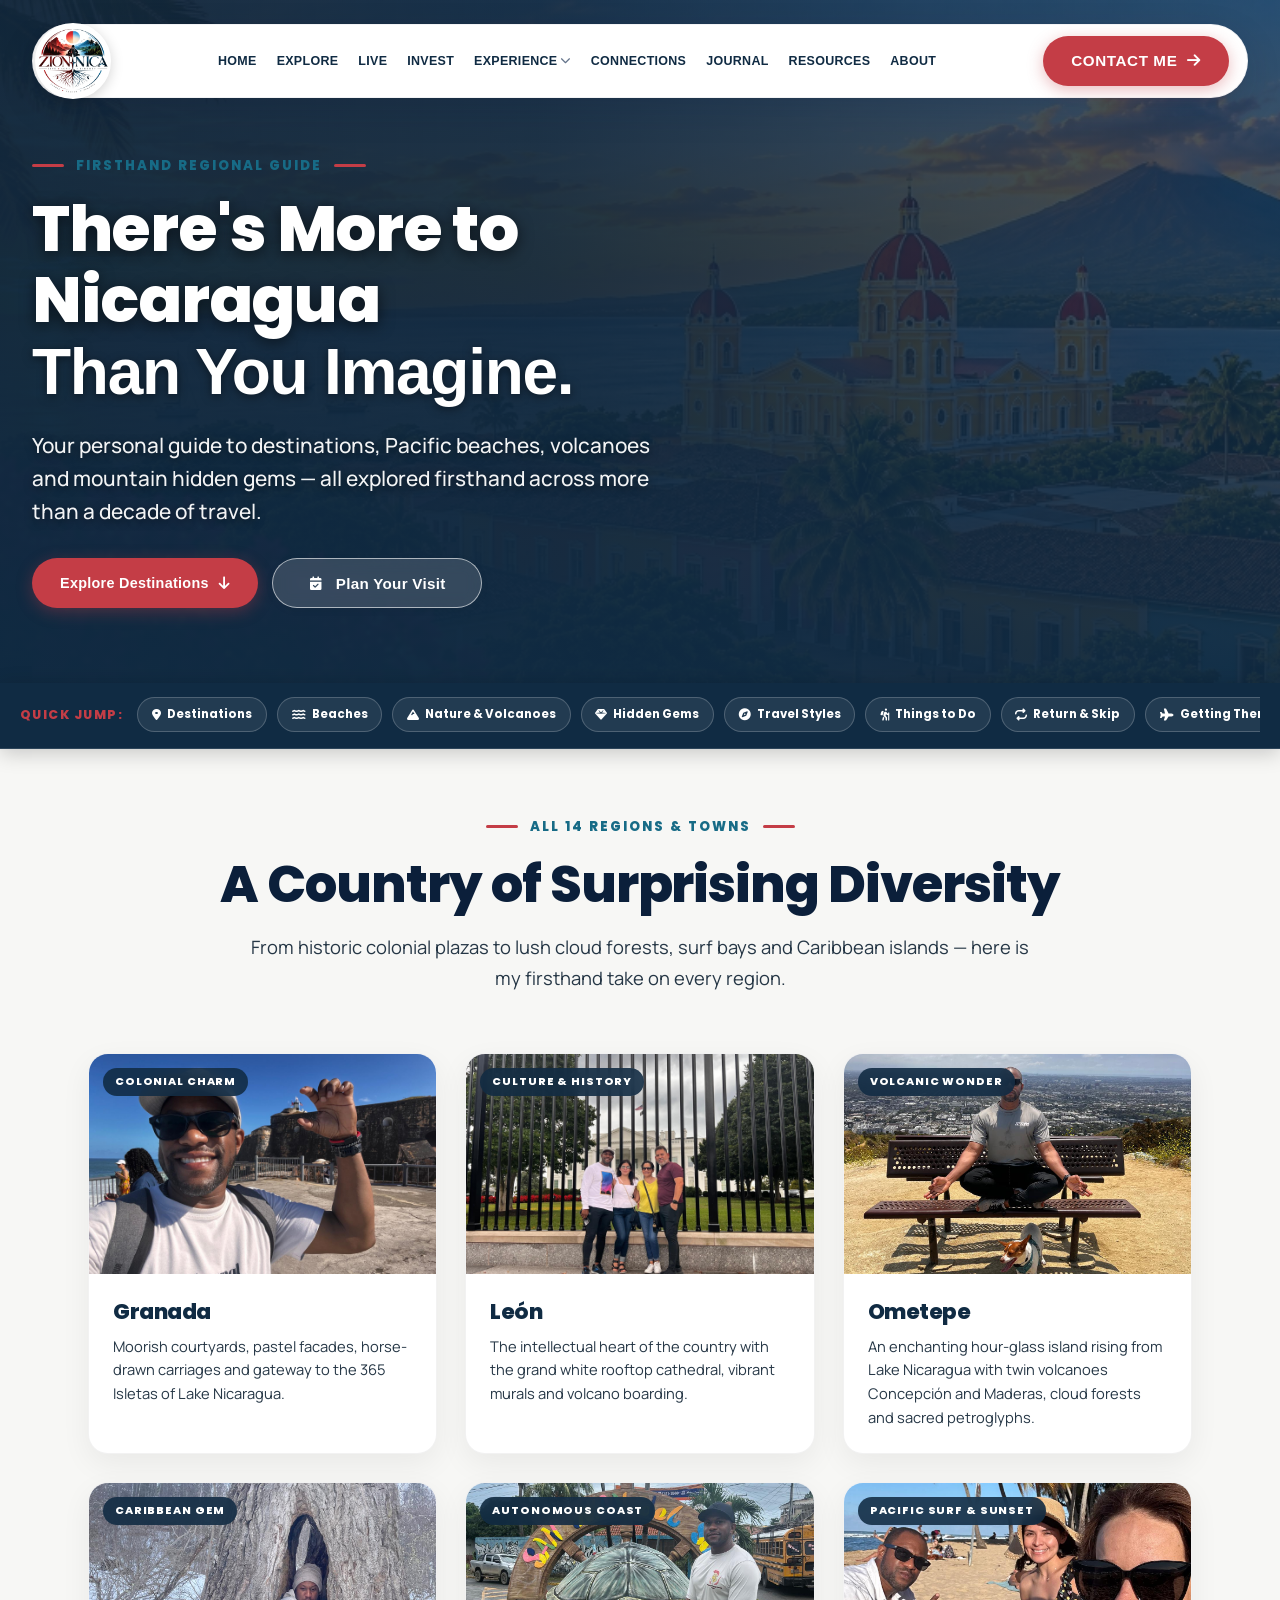
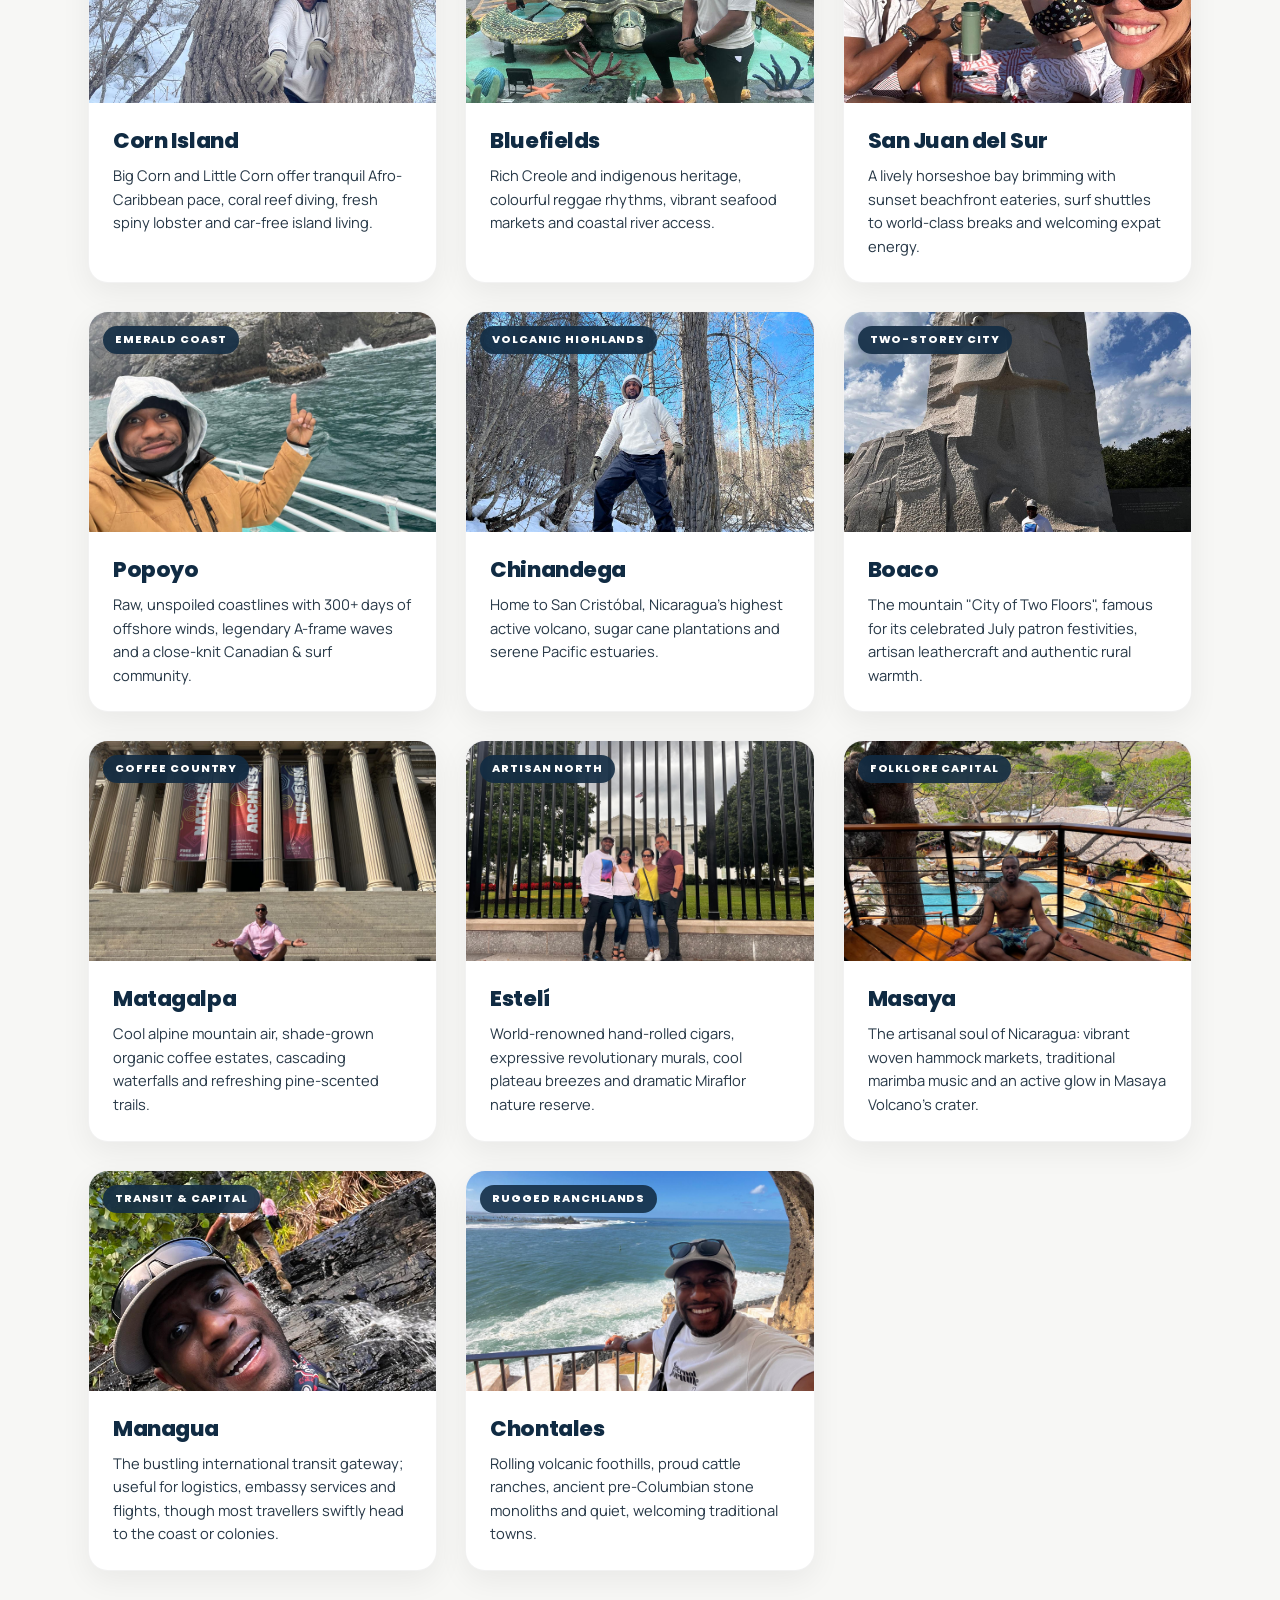
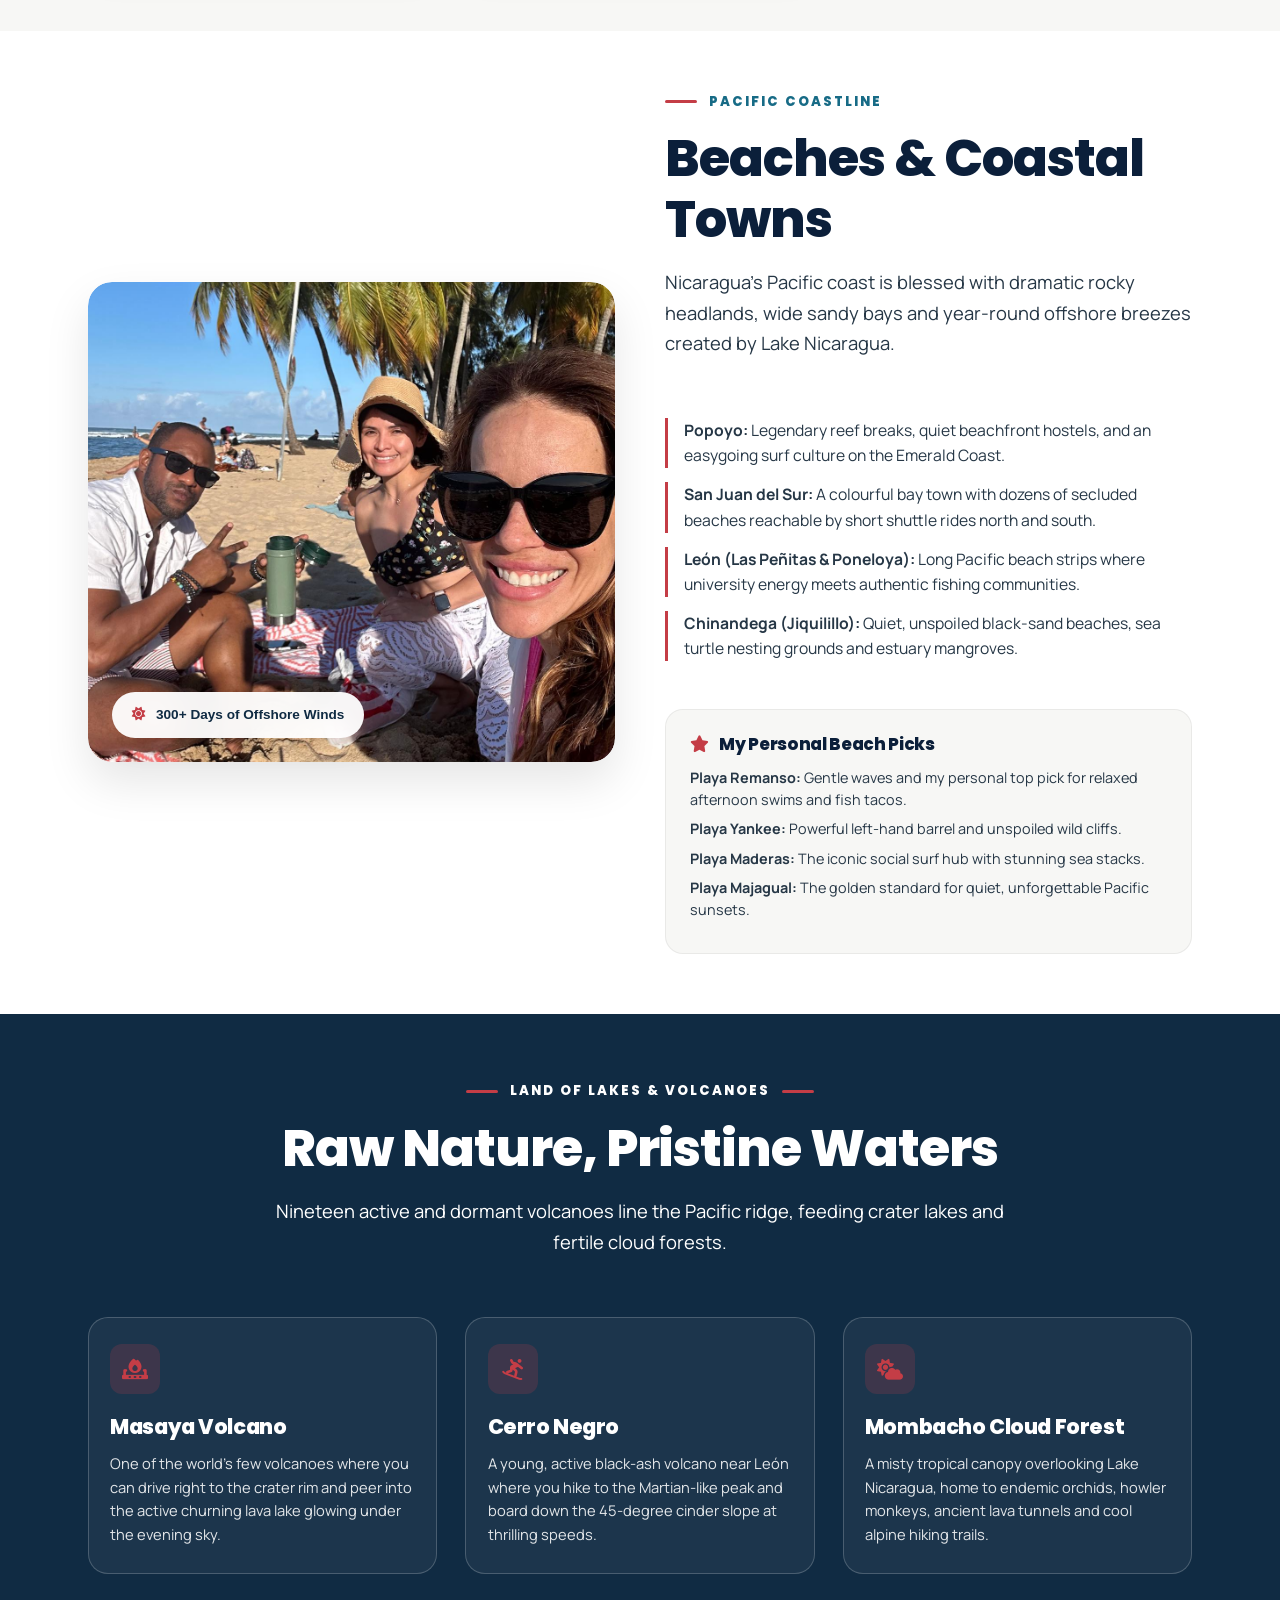
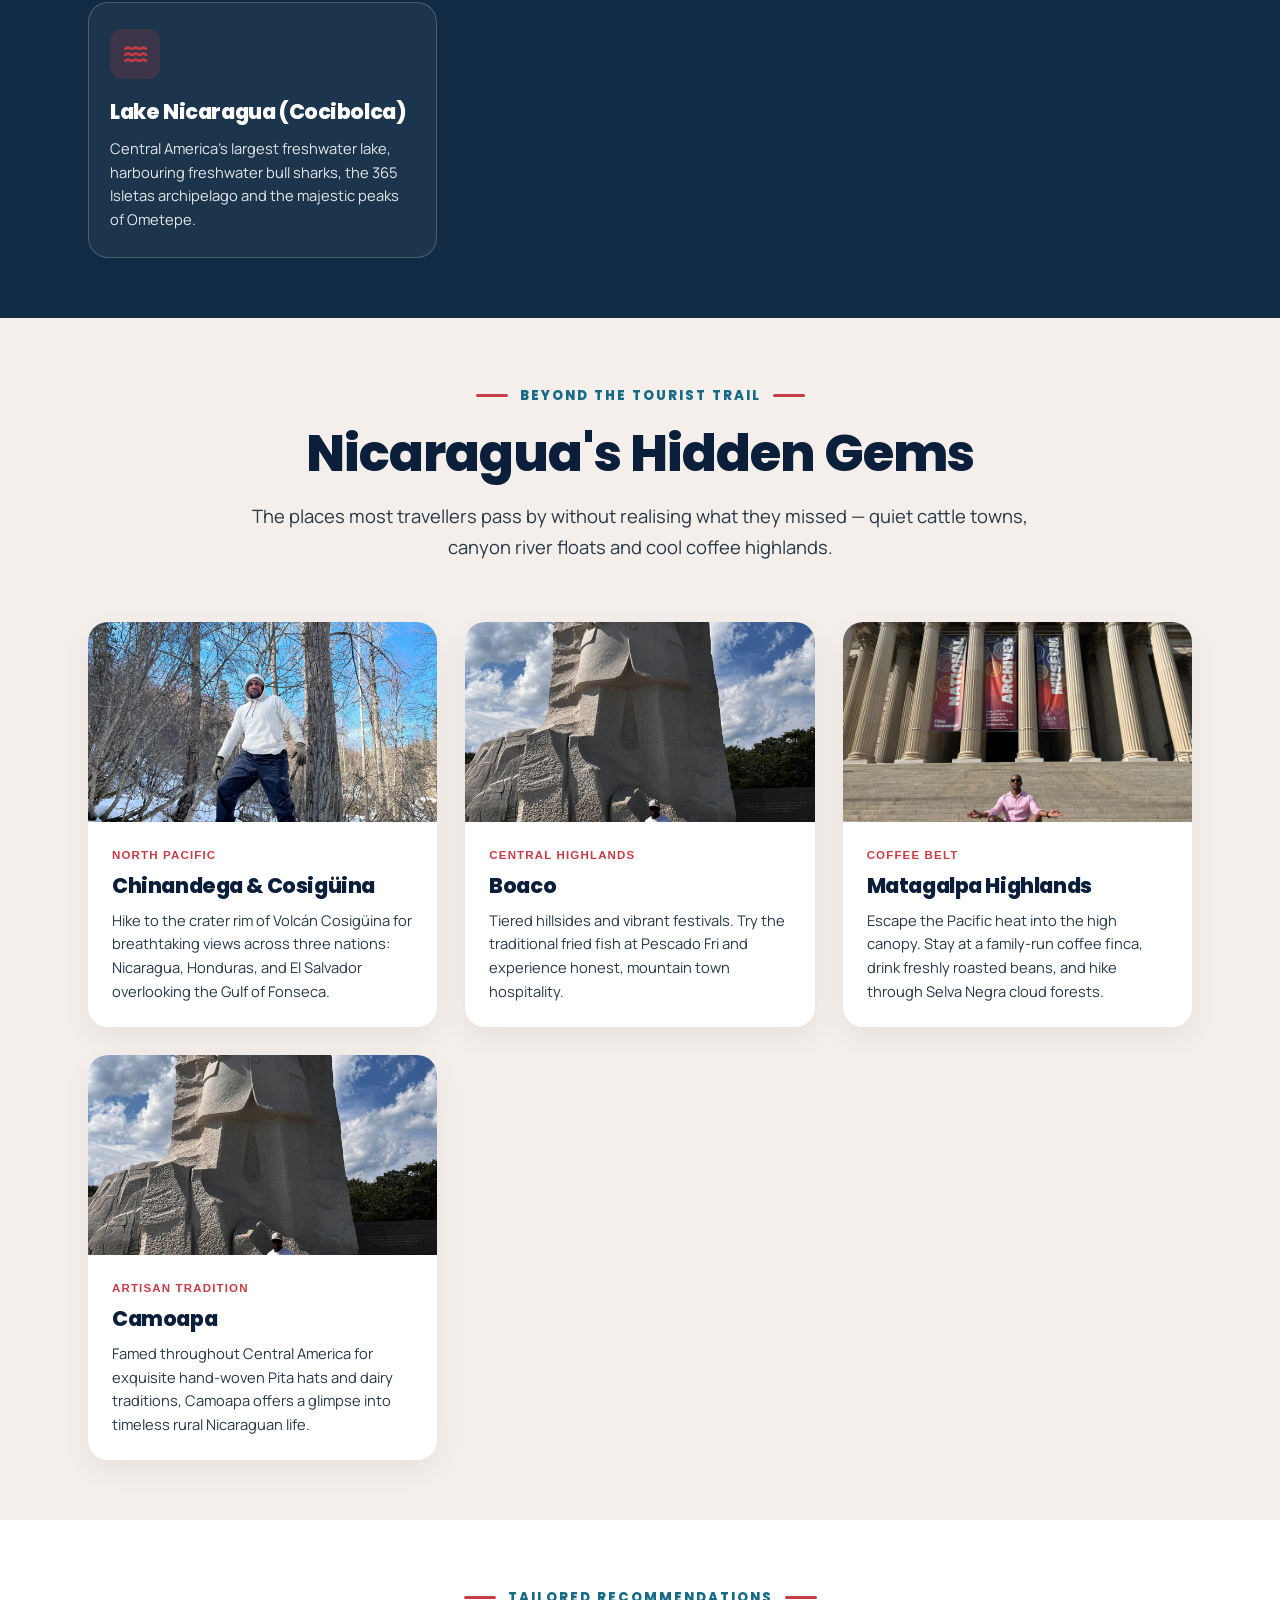
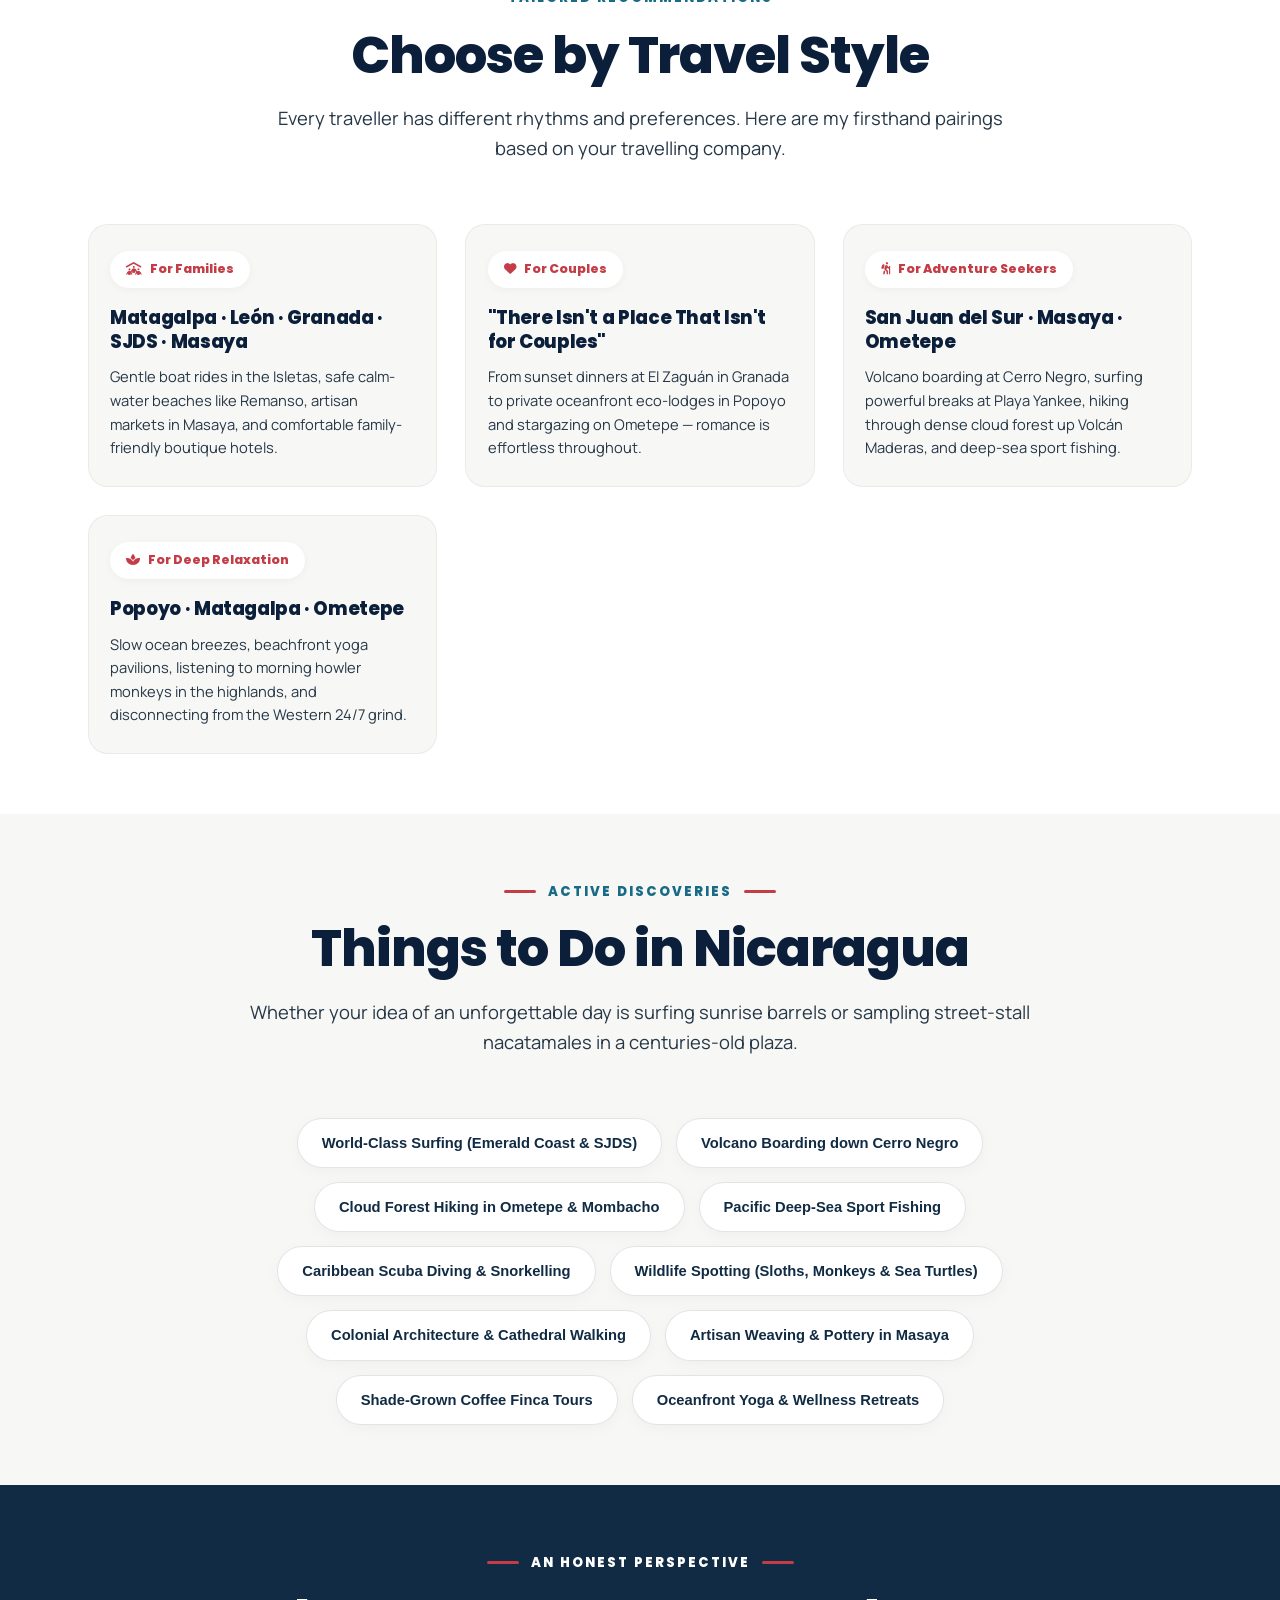
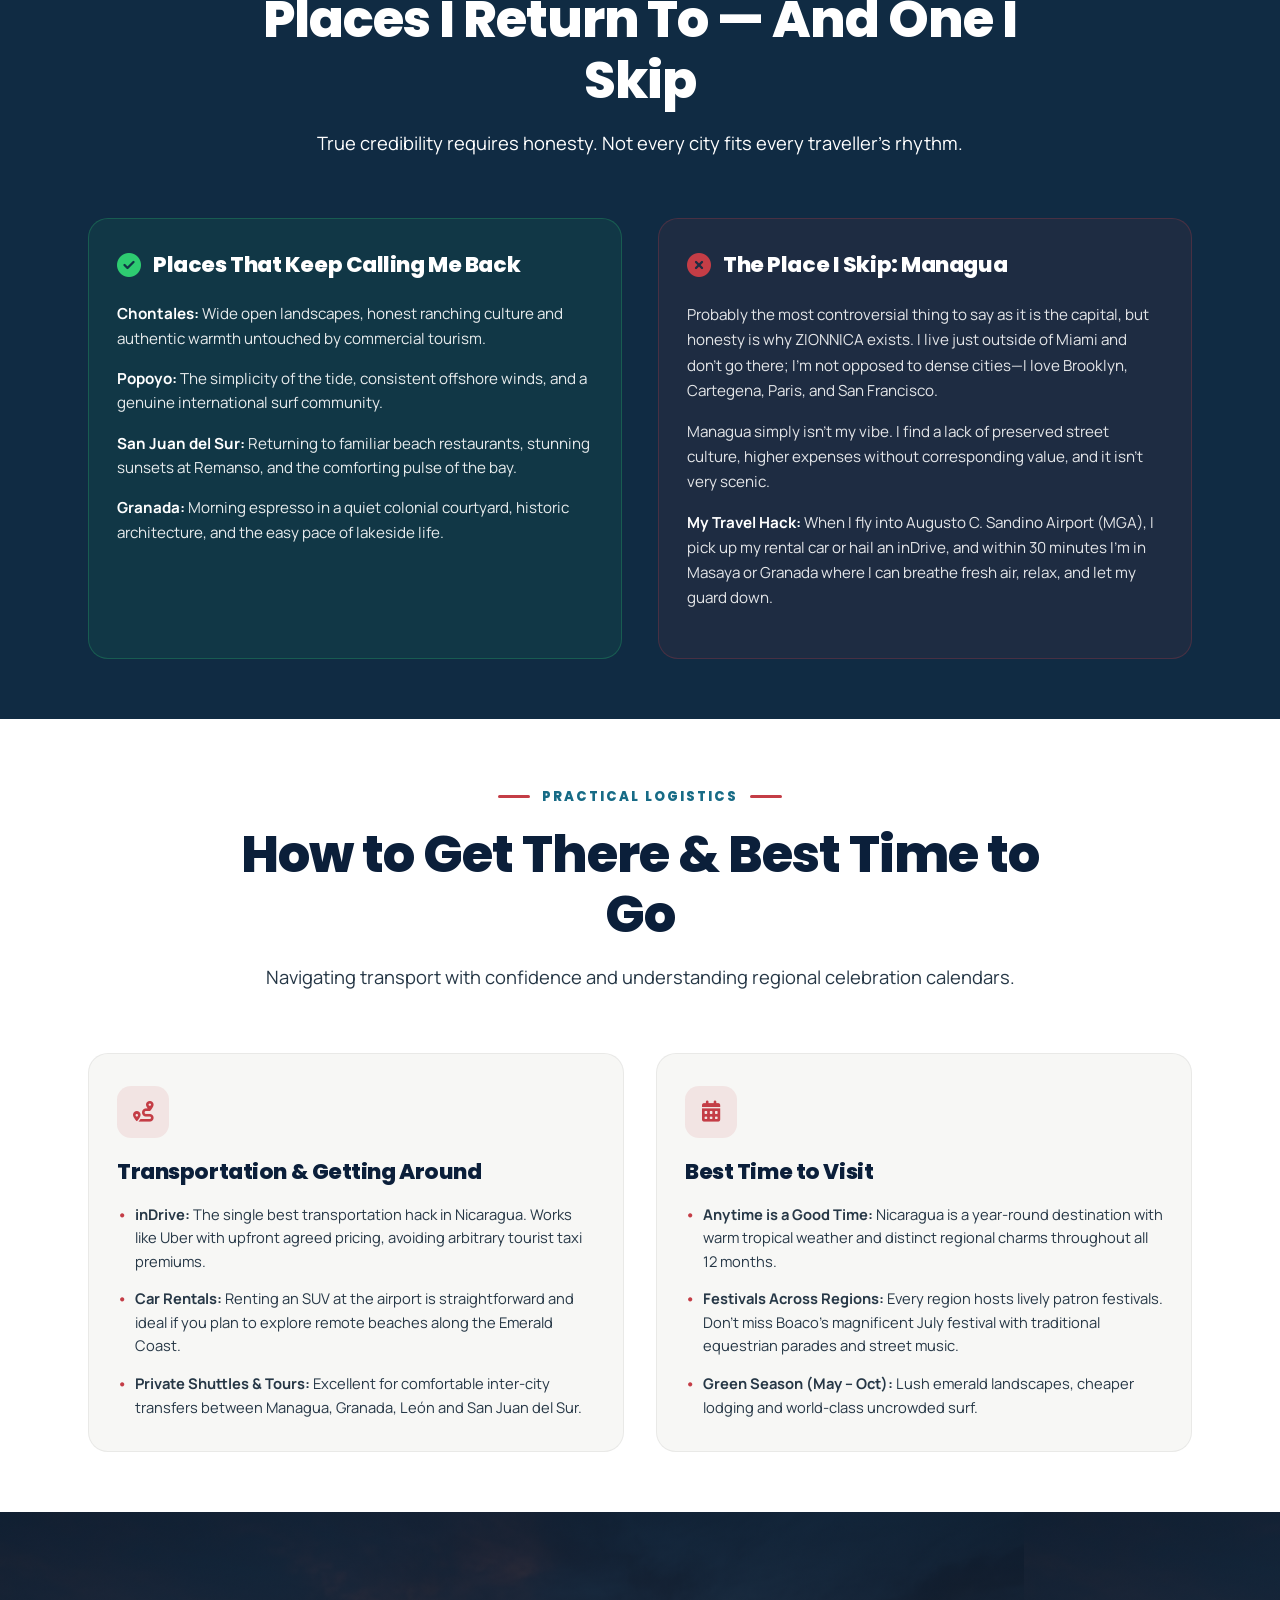
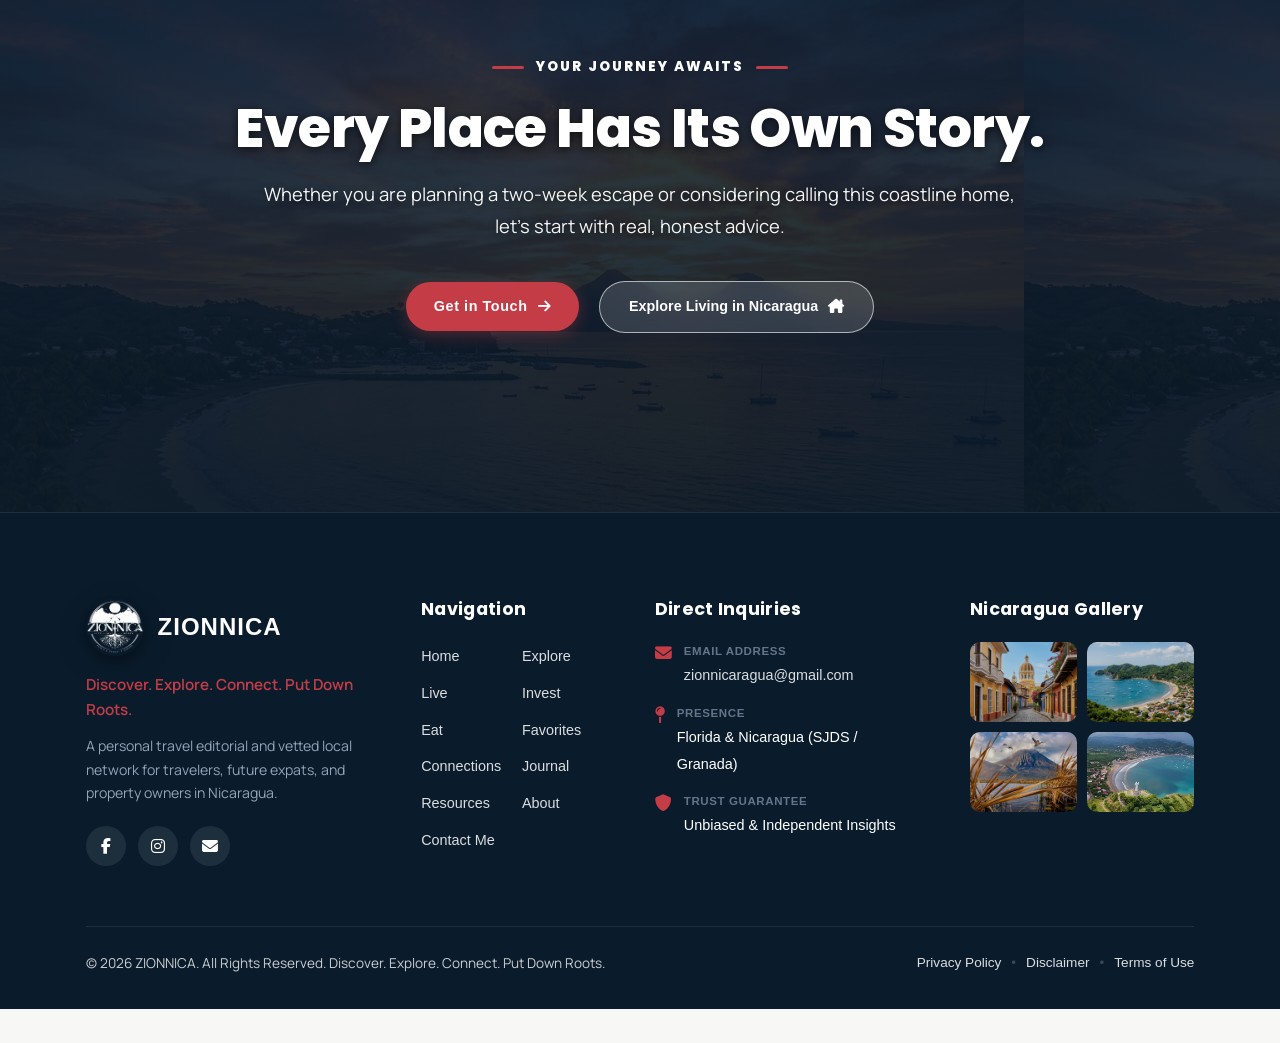
<file: explore.html>
<!DOCTYPE html>
<html lang="en">
<head>
  <meta charset="UTF-8">
  <meta name="viewport" content="width=device-width, initial-scale=1.0">
  <title>Explore Nicaragua | ZIONNICA — Destinations, Beaches &amp; Hidden Gems</title>
  <meta name="description" content="Discover Nicaragua's 14 diverse regions, world-class surf beaches, volcanic adventures and hidden gems. A firsthand guide by ZIONNICA.">
  
  <!-- Favicon -->
  <link rel="icon" type="image/webp" href="assets/FAVICON.webp">

  <!-- Google Fonts: Poppins (Headings) & Manrope (Body) -->
  <link rel="preconnect" href="https://fonts.googleapis.com">
  <link rel="preconnect" href="https://fonts.gstatic.com" crossorigin>
  <link href="https://fonts.googleapis.com/css2?family=Manrope:wght@400;500;600;700&family=Poppins:wght@500;600;700;800;900&display=swap" rel="stylesheet">

  <!-- Font Awesome Icons -->
  <link rel="stylesheet" href="https://cdnjs.cloudflare.com/ajax/libs/font-awesome/6.4.0/css/all.min.css">

  <!-- Core Stylesheet -->
  <link rel="stylesheet" href="style.css?v=3">
</head>
<body class="page-explore">

  <!-- Page Loader -->
  <div class="site-loader" id="loader">
    <div class="loader-spinner"></div>
  </div>

  <div class="page-wrapper">

    <!-- ==========================================
         FLOATING STICKY HEADER
         ========================================== -->
    <header class="header_floating-wrap" id="header">
      <div class="navbar_floating-container">

        <!-- Brand Logo -->
        <a href="index.html#hero" class="floating-logo" aria-label="ZIONNICA">
          <img src="assets/zionnica_official_logo.png" alt="ZIONNICA Logo" class="brand-official-logo">
        </a>

        <!-- Center Navigation -->
        <nav class="floating-nav-menu" id="floating-nav">
          <div class="mobile-sidebar-header">
            <div class="mobile-sidebar-brand">
              <img src="assets/zionnica_official_logo.png" alt="ZIONNICA" class="mobile-sidebar-logo">
              <span class="mobile-sidebar-name">ZIONNICA</span>
            </div>
            <button class="mobile-sidebar-close" id="mobile-sidebar-close" aria-label="Close Menu">
              <i class="fa-solid fa-xmark"></i>
            </button>
          </div>

          <div class="mobile-sidebar-links">
            <a href="index.html#hero" class="nav-item"><span>HOME</span></a>
            <a href="explore.html" class="nav-item active"><span>EXPLORE</span></a>
            <a href="live.html" class="nav-item"><span>LIVE</span></a>
            <a href="invest.html" class="nav-item"><span>INVEST</span></a>
            <div class="nav-dropdown">
              <a href="eat.html" class="nav-item dropdown-trigger">
                <span>EXPERIENCE</span>
                <i class="fa-solid fa-chevron-down nav-arrow"></i>
              </a>
              <div class="dropdown-menu">
                <a href="eat.html" class="dropdown-link">
                  <i class="fa-solid fa-utensils"></i>
                  <div>
                    <strong>Eat</strong>
                    <small>Local food, dining &amp; beach restaurants</small>
                  </div>
                </a>
                <a href="index.html#favorites" class="dropdown-link">
                  <i class="fa-solid fa-star"></i>
                  <div>
                    <strong>Favorites</strong>
                    <small>Curated top picks &amp; local recommendations</small>
                  </div>
                </a>
              </div>
            </div>
            <a href="index.html#connections" class="nav-item"><span>CONNECTIONS</span></a>
            <a href="index.html#journal" class="nav-item"><span>JOURNAL</span></a>
            <a href="#getting-there" class="nav-item"><span>RESOURCES</span></a>
            <a href="index.html#story" class="nav-item"><span>ABOUT</span></a>
          </div>

          <div class="mobile-sidebar-footer">
            <a href="contact.html" class="mobile-sidebar-cta">
              <span>CONTACT ME</span>
              <i class="fa-solid fa-arrow-right"></i>
            </a>
          </div>
        </nav>

        <!-- Right Side Actions -->
        <div class="floating-nav-actions">
          <a href="contact.html" class="floating-cta-btn">
            <span>CONTACT ME</span>
            <i class="fa-solid fa-arrow-right"></i>
          </a>

          <!-- Mobile Hamburger Toggle -->
          <button class="floating-mobile-toggle" id="floating-mobile-toggle" aria-label="Toggle Navigation">
            <span></span><span></span><span></span>
          </button>
        </div>

      </div>
    </header>

    <!-- Mobile Nav Backdrop Overlay -->
    <div class="mobile-nav-backdrop" id="mobile-nav-backdrop"></div>

    <!-- ==========================================
         HERO SECTION: EXPLORE NICARAGUA
         ========================================== -->
    <section class="hero-image-exact inner-hero" id="hero-explore" style="background-image: url('assets/hero_granada_sunset.jpg');">
      <div class="hero-image-content-container">
        <div class="hero-text-block">
          
          <div class="editorial_eyebrow-badge" style="margin-bottom: 16px;">
            <span class="editorial_eyebrow-dash" style="background-color: var(--zn-crimson);"></span>
            <span class="editorial_eyebrow-text" style="color: #FFFFFF; font-weight: 700; letter-spacing: 0.14em;">FIRSTHAND REGIONAL GUIDE</span>
            <span class="editorial_eyebrow-dash" style="background-color: var(--zn-crimson);"></span>
          </div>

          <h1 class="hero-main-title">
            There's More to Nicaragua <span class="hero-highlight-title">Than You Imagine.</span>
          </h1>

          <p class="hero-tagline-desc">
            Your personal guide to destinations, Pacific beaches, volcanoes and mountain hidden gems — all explored firsthand across more than a decade of travel.
          </p>

          <div class="hero-action-pair">
            <a href="#destinations" class="hero-btn-primary">
              <span>Explore Destinations</span>
              <i class="fa-solid fa-arrow-down"></i>
            </a>
            <a href="index.html#contact" class="hero-btn-story" style="text-decoration: none;">
              <span class="story-play-circle"><i class="fa-solid fa-calendar-check"></i></span>
              <span class="story-btn-text">Plan Your Visit</span>
            </a>
          </div>

        </div>
      </div>
    </section>

    <!-- ==========================================
         QUICK-LINKS STRIP (Navy Background With Pill Chips)
         ========================================== -->
    <nav class="quick-links-strip" aria-label="Quick links to page sections">
      <div class="quick-links-inner">
        <span class="quick-links-label">Quick Jump:</span>
        <div class="quick-links-pills">
          <a href="#destinations" class="quick-pill"><i class="fa-solid fa-location-dot"></i> Destinations</a>
          <a href="#beaches" class="quick-pill"><i class="fa-solid fa-water"></i> Beaches</a>
          <a href="#nature" class="quick-pill"><i class="fa-solid fa-mountain"></i> Nature &amp; Volcanoes</a>
          <a href="#hidden-gems" class="quick-pill"><i class="fa-solid fa-gem"></i> Hidden Gems</a>
          <a href="#travel-styles" class="quick-pill"><i class="fa-solid fa-compass"></i> Travel Styles</a>
          <a href="#things-to-do" class="quick-pill"><i class="fa-solid fa-person-hiking"></i> Things to Do</a>
          <a href="#return-skip" class="quick-pill"><i class="fa-solid fa-repeat"></i> Return &amp; Skip</a>
          <a href="#getting-there" class="quick-pill"><i class="fa-solid fa-plane"></i> Getting There</a>
        </div>
      </div>
    </nav>

    <!-- ==========================================
         SECTION 1: DESTINATIONS & REGIONS (14 REGIONS)
         ========================================== -->
    <section class="section_editorial section-colorway-ivory pv-large" id="destinations">
      <div class="container-large padding-global">
        
        <div class="editorial_header-wrap text-center">
          <div class="editorial_eyebrow-badge">
            <span class="editorial_eyebrow-dash"></span>
            <span class="editorial_eyebrow-text">ALL 14 REGIONS &amp; TOWNS</span>
            <span class="editorial_eyebrow-dash"></span>
          </div>
          <h2 class="editorial_title-large">A Country of Surprising Diversity</h2>
          <p class="editorial_lead-paragraph">
            From historic colonial plazas to lush cloud forests, surf bays and Caribbean islands — here is my firsthand take on every region.
          </p>
        </div>

        <div class="destinations-fourteen-grid">

          <article class="dest-arched-card">
            <div class="dest-card-media">
              <img src="img/IMG-20260909-WA0010.jpg" alt="Granada Colonial City" loading="lazy">
              <span class="dest-region-pill">COLONIAL CHARM</span>
            </div>
            <div class="dest-card-body">
              <h3>Granada</h3>
              <p>Moorish courtyards, pastel facades, horse-drawn carriages and gateway to the 365 Isletas of Lake Nicaragua.</p>
            </div>
          </article>

          <article class="dest-arched-card">
            <div class="dest-card-media">
              <img src="img/IMG-20260909-WA0002.jpg" alt="León Cathedral and Plazas" loading="lazy">
              <span class="dest-region-pill">CULTURE &amp; HISTORY</span>
            </div>
            <div class="dest-card-body">
              <h3>León</h3>
              <p>The intellectual heart of the country with the grand white rooftop cathedral, vibrant murals and volcano boarding.</p>
            </div>
          </article>

          <article class="dest-arched-card">
            <div class="dest-card-media">
              <img src="img/IMG-20260909-WA0015.jpg" alt="Ometepe Twin Volcanoes" loading="lazy">
              <span class="dest-region-pill">VOLCANIC WONDER</span>
            </div>
            <div class="dest-card-body">
              <h3>Ometepe</h3>
              <p>An enchanting hour-glass island rising from Lake Nicaragua with twin volcanoes Concepción and Maderas, cloud forests and sacred petroglyphs.</p>
            </div>
          </article>

          <article class="dest-arched-card">
            <div class="dest-card-media">
              <img src="img/IMG-20260909-WA0045.jpg" alt="Corn Island Turquoise Waters" loading="lazy">
              <span class="dest-region-pill">CARIBBEAN GEM</span>
            </div>
            <div class="dest-card-body">
              <h3>Corn Island</h3>
              <p>Big Corn and Little Corn offer tranquil Afro-Caribbean pace, coral reef diving, fresh spiny lobster and car-free island living.</p>
            </div>
          </article>

          <article class="dest-arched-card">
            <div class="dest-card-media">
              <img src="img/IMG-20260909-WA0050.jpg" alt="Bluefields Coastal Culture" loading="lazy">
              <span class="dest-region-pill">AUTONOMOUS COAST</span>
            </div>
            <div class="dest-card-body">
              <h3>Bluefields</h3>
              <p>Rich Creole and indigenous heritage, colourful reggae rhythms, vibrant seafood markets and coastal river access.</p>
            </div>
          </article>

          <article class="dest-arched-card">
            <div class="dest-card-media">
              <img src="img/IMG-20260909-WA0005.jpg" alt="San Juan del Sur Bay" loading="lazy">
              <span class="dest-region-pill">PACIFIC SURF &amp; SUNSET</span>
            </div>
            <div class="dest-card-body">
              <h3>San Juan del Sur</h3>
              <p>A lively horseshoe bay brimming with sunset beachfront eateries, surf shuttles to world-class breaks and welcoming expat energy.</p>
            </div>
          </article>

          <article class="dest-arched-card">
            <div class="dest-card-media">
              <img src="img/IMG-20260909-WA0023.jpg" alt="Popoyo Emerald Coast" loading="lazy">
              <span class="dest-region-pill">EMERALD COAST</span>
            </div>
            <div class="dest-card-body">
              <h3>Popoyo</h3>
              <p>Raw, unspoiled coastlines with 300+ days of offshore winds, legendary A-frame waves and a close-knit Canadian &amp; surf community.</p>
            </div>
          </article>

          <article class="dest-arched-card">
            <div class="dest-card-media">
              <img src="img/IMG-20260909-WA0035.jpg" alt="Chinandega Volcanoes" loading="lazy">
              <span class="dest-region-pill">VOLCANIC HIGHLANDS</span>
            </div>
            <div class="dest-card-body">
              <h3>Chinandega</h3>
              <p>Home to San Cristóbal, Nicaragua’s highest active volcano, sugar cane plantations and serene Pacific estuaries.</p>
            </div>
          </article>

          <article class="dest-arched-card">
            <div class="dest-card-media">
              <img src="img/IMG-20260909-WA0003.jpg" alt="Boaco City of Two Floors" loading="lazy">
              <span class="dest-region-pill">TWO-STOREY CITY</span>
            </div>
            <div class="dest-card-body">
              <h3>Boaco</h3>
              <p>The mountain "City of Two Floors", famous for its celebrated July patron festivities, artisan leathercraft and authentic rural warmth.</p>
            </div>
          </article>

          <article class="dest-arched-card">
            <div class="dest-card-media">
              <img src="img/IMG-20260909-WA0001.jpg" alt="Matagalpa Cloud Forest" loading="lazy">
              <span class="dest-region-pill">COFFEE COUNTRY</span>
            </div>
            <div class="dest-card-body">
              <h3>Matagalpa</h3>
              <p>Cool alpine mountain air, shade-grown organic coffee estates, cascading waterfalls and refreshing pine-scented trails.</p>
            </div>
          </article>

          <article class="dest-arched-card">
            <div class="dest-card-media">
              <img src="img/IMG-20260909-WA0002.jpg" alt="Estelí Artisans" loading="lazy">
              <span class="dest-region-pill">ARTISAN NORTH</span>
            </div>
            <div class="dest-card-body">
              <h3>Estelí</h3>
              <p>World-renowned hand-rolled cigars, expressive revolutionary murals, cool plateau breezes and dramatic Miraflor nature reserve.</p>
            </div>
          </article>

          <article class="dest-arched-card">
            <div class="dest-card-media">
              <img src="img/IMG-20260909-WA0004.jpg" alt="Masaya Crafts and Volcano" loading="lazy">
              <span class="dest-region-pill">FOLKLORE CAPITAL</span>
            </div>
            <div class="dest-card-body">
              <h3>Masaya</h3>
              <p>The artisanal soul of Nicaragua: vibrant woven hammock markets, traditional marimba music and an active glow in Masaya Volcano's crater.</p>
            </div>
          </article>

          <article class="dest-arched-card">
            <div class="dest-card-media">
              <img src="img/IMG-20260909-WA0006.jpg" alt="Managua Capital" loading="lazy">
              <span class="dest-region-pill">TRANSIT &amp; CAPITAL</span>
            </div>
            <div class="dest-card-body">
              <h3>Managua</h3>
              <p>The bustling international transit gateway; useful for logistics, embassy services and flights, though most travellers swiftly head to the coast or colonies.</p>
            </div>
          </article>

          <article class="dest-arched-card">
            <div class="dest-card-media">
              <img src="img/IMG-20260909-WA0007.jpg" alt="Chontales Ranchlands" loading="lazy">
              <span class="dest-region-pill">RUGGED RANCHLANDS</span>
            </div>
            <div class="dest-card-body">
              <h3>Chontales</h3>
              <p>Rolling volcanic foothills, proud cattle ranches, ancient pre-Columbian stone monoliths and quiet, welcoming traditional towns.</p>
            </div>
          </article>

        </div>
      </div>
    </section>

    <!-- ==========================================
         SECTION 2: BEACHES & COASTAL TOWNS
         ========================================== -->
    <section class="section_editorial section-colorway-white pv-large" id="beaches">
      <div class="container-large padding-global">
        <div class="split-editorial-wrap">
          <div class="split-editorial-media">
            <div class="split-photo-frame">
              <img src="img/IMG-20260909-WA0005.jpg" alt="Nicaragua Pacific Beaches" class="split-main-photo" loading="lazy">
            </div>
            <div class="split-floating-pill">
              <i class="fa-solid fa-sun" style="color: #C43D46;"></i>
              <span>300+ Days of Offshore Winds</span>
            </div>
          </div>
          <div class="split-editorial-content">
            <div class="editorial_eyebrow-badge">
              <span class="editorial_eyebrow-dash"></span>
              <span class="editorial_eyebrow-text">PACIFIC COASTLINE</span>
            </div>
            <h2 class="editorial_title-large">Beaches &amp; Coastal Towns</h2>
            <p class="editorial_lead-paragraph" style="margin-left: 0;">
              Nicaragua's Pacific coast is blessed with dramatic rocky headlands, wide sandy bays and year-round offshore breezes created by Lake Nicaragua.
            </p>
            
            <div class="beach-focus-list">
              <div class="beach-focus-item">
                <strong>Popoyo:</strong> Legendary reef breaks, quiet beachfront hostels, and an easygoing surf culture on the Emerald Coast.
              </div>
              <div class="beach-focus-item">
                <strong>San Juan del Sur:</strong> A colourful bay town with dozens of secluded beaches reachable by short shuttle rides north and south.
              </div>
              <div class="beach-focus-item">
                <strong>León (Las Peñitas &amp; Poneloya):</strong> Long Pacific beach strips where university energy meets authentic fishing communities.
              </div>
              <div class="beach-focus-item">
                <strong>Chinandega (Jiquilillo):</strong> Quiet, unspoiled black-sand beaches, sea turtle nesting grounds and estuary mangroves.
              </div>
            </div>

            <div class="favourite-beaches-box">
              <h4><i class="fa-solid fa-star" style="color: #C43D46; margin-right: 8px;"></i> My Personal Beach Picks</h4>
              <p><strong>Playa Remanso:</strong> Gentle waves and my personal top pick for relaxed afternoon swims and fish tacos.</p>
              <p><strong>Playa Yankee:</strong> Powerful left-hand barrel and unspoiled wild cliffs.</p>
              <p><strong>Playa Maderas:</strong> The iconic social surf hub with stunning sea stacks.</p>
              <p><strong>Playa Majagual:</strong> The golden standard for quiet, unforgettable Pacific sunsets.</p>
            </div>
          </div>
        </div>
      </div>
    </section>

    <!-- ==========================================
         SECTION 3: MOUNTAINS, LAKES, VOLCANOES & NATURE (Navy Section)
         ========================================== -->
    <section class="section_editorial section-colorway-navy pv-large" id="nature">
      <div class="container-large padding-global">
        <div class="editorial_header-wrap text-center text-white">
          <div class="editorial_eyebrow-badge">
            <span class="editorial_eyebrow-dash"></span>
            <span class="editorial_eyebrow-text" style="color: #FFFFFF;">LAND OF LAKES &amp; VOLCANOES</span>
            <span class="editorial_eyebrow-dash"></span>
          </div>
          <h2 class="editorial_title-large" style="color: #FFFFFF !important;">Raw Nature, Pristine Waters</h2>
          <p class="editorial_lead-paragraph" style="color: rgba(255,255,255,0.92) !important;">
            Nineteen active and dormant volcanoes line the Pacific ridge, feeding crater lakes and fertile cloud forests.
          </p>
        </div>

        <div class="navy-outlined-cards-grid">
          
          <div class="navy-outline-card">
            <div class="navy-card-icon"><i class="fa-solid fa-fire-burner"></i></div>
            <h3>Masaya Volcano</h3>
            <p>One of the world's few volcanoes where you can drive right to the crater rim and peer into the active churning lava lake glowing under the evening sky.</p>
          </div>

          <div class="navy-outline-card">
            <div class="navy-card-icon"><i class="fa-solid fa-person-snowboarding"></i></div>
            <h3>Cerro Negro</h3>
            <p>A young, active black-ash volcano near León where you hike to the Martian-like peak and board down the 45-degree cinder slope at thrilling speeds.</p>
          </div>

          <div class="navy-outline-card">
            <div class="navy-card-icon"><i class="fa-solid fa-cloud-sun"></i></div>
            <h3>Mombacho Cloud Forest</h3>
            <p>A misty tropical canopy overlooking Lake Nicaragua, home to endemic orchids, howler monkeys, ancient lava tunnels and cool alpine hiking trails.</p>
          </div>

          <div class="navy-outline-card">
            <div class="navy-card-icon"><i class="fa-solid fa-water"></i></div>
            <h3>Lake Nicaragua (Cocibolca)</h3>
            <p>Central America's largest freshwater lake, harbouring freshwater bull sharks, the 365 Isletas archipelago and the majestic peaks of Ometepe.</p>
          </div>

        </div>
      </div>
    </section>

    <!-- ==========================================
         SECTION 4: HIDDEN GEMS (Staggered Image Cards)
         ========================================== -->
    <section class="section_editorial section-colorway-warm pv-large" id="hidden-gems">
      <div class="container-large padding-global">
        <div class="editorial_header-wrap text-center">
          <div class="editorial_eyebrow-badge">
            <span class="editorial_eyebrow-dash"></span>
            <span class="editorial_eyebrow-text">BEYOND THE TOURIST TRAIL</span>
            <span class="editorial_eyebrow-dash"></span>
          </div>
          <h2 class="editorial_title-large">Nicaragua's Hidden Gems</h2>
          <p class="editorial_lead-paragraph">
            The places most travellers pass by without realising what they missed — quiet cattle towns, canyon river floats and cool coffee highlands.
          </p>
        </div>

        <div class="hidden-gems-staggered-grid">

          <article class="gem-card">
            <div class="gem-media"><img src="img/IMG-20260909-WA0035.jpg" alt="Chinandega Estuaries" loading="lazy"></div>
            <div class="gem-info">
              <span class="gem-tag">NORTH PACIFIC</span>
              <h3>Chinandega &amp; Cosigüina</h3>
              <p>Hike to the crater rim of Volcán Cosigüina for breathtaking views across three nations: Nicaragua, Honduras, and El Salvador overlooking the Gulf of Fonseca.</p>
            </div>
          </article>

          <article class="gem-card">
            <div class="gem-media"><img src="img/IMG-20260909-WA0003.jpg" alt="Boaco Hills" loading="lazy"></div>
            <div class="gem-info">
              <span class="gem-tag">CENTRAL HIGHLANDS</span>
              <h3>Boaco</h3>
              <p>Tiered hillsides and vibrant festivals. Try the traditional fried fish at Pescado Fri and experience honest, mountain town hospitality.</p>
            </div>
          </article>

          <article class="gem-card">
            <div class="gem-media"><img src="img/IMG-20260909-WA0001.jpg" alt="Matagalpa Highland Farms" loading="lazy"></div>
            <div class="gem-info">
              <span class="gem-tag">COFFEE BELT</span>
              <h3>Matagalpa Highlands</h3>
              <p>Escape the Pacific heat into the high canopy. Stay at a family-run coffee finca, drink freshly roasted beans, and hike through Selva Negra cloud forests.</p>
            </div>
          </article>

          <article class="gem-card">
            <div class="gem-media"><img src="img/IMG-20260909-WA0003.jpg" alt="Camoapa Traditional Artisans" loading="lazy"></div>
            <div class="gem-info">
              <span class="gem-tag">ARTISAN TRADITION</span>
              <h3>Camoapa</h3>
              <p>Famed throughout Central America for exquisite hand-woven Pita hats and dairy traditions, Camoapa offers a glimpse into timeless rural Nicaraguan life.</p>
            </div>
          </article>

        </div>
      </div>
    </section>

    <!-- ==========================================
         SECTION 5: CHOOSE BY TRAVEL STYLE
         ========================================== -->
    <section class="section_editorial section-colorway-white pv-large" id="travel-styles">
      <div class="container-large padding-global">
        <div class="editorial_header-wrap text-center">
          <div class="editorial_eyebrow-badge">
            <span class="editorial_eyebrow-dash"></span>
            <span class="editorial_eyebrow-text">TAILORED RECOMMENDATIONS</span>
            <span class="editorial_eyebrow-dash"></span>
          </div>
          <h2 class="editorial_title-large">Choose by Travel Style</h2>
          <p class="editorial_lead-paragraph">
            Every traveller has different rhythms and preferences. Here are my firsthand pairings based on your travelling company.
          </p>
        </div>

        <div class="travel-styles-grid">

          <div class="style-card">
            <div class="style-badge"><i class="fa-solid fa-people-roof"></i> For Families</div>
            <h3>Matagalpa · León · Granada · SJDS · Masaya</h3>
            <p>Gentle boat rides in the Isletas, safe calm-water beaches like Remanso, artisan markets in Masaya, and comfortable family-friendly boutique hotels.</p>
          </div>

          <div class="style-card">
            <div class="style-badge"><i class="fa-solid fa-heart"></i> For Couples</div>
            <h3>"There Isn't a Place That Isn't for Couples"</h3>
            <p>From sunset dinners at El Zaguán in Granada to private oceanfront eco-lodges in Popoyo and stargazing on Ometepe — romance is effortless throughout.</p>
          </div>

          <div class="style-card">
            <div class="style-badge"><i class="fa-solid fa-person-hiking"></i> For Adventure Seekers</div>
            <h3>San Juan del Sur · Masaya · Ometepe</h3>
            <p>Volcano boarding at Cerro Negro, surfing powerful breaks at Playa Yankee, hiking through dense cloud forest up Volcán Maderas, and deep-sea sport fishing.</p>
          </div>

          <div class="style-card">
            <div class="style-badge"><i class="fa-solid fa-spa"></i> For Deep Relaxation</div>
            <h3>Popoyo · Matagalpa · Ometepe</h3>
            <p>Slow ocean breezes, beachfront yoga pavilions, listening to morning howler monkeys in the highlands, and disconnecting from the Western 24/7 grind.</p>
          </div>

        </div>
      </div>
    </section>

    <!-- ==========================================
         SECTION 6: THINGS TO DO (Icon-Free Pill List)
         ========================================== -->
    <section class="section_editorial section-colorway-ivory pv-large" id="things-to-do">
      <div class="container-large padding-global">
        <div class="editorial_header-wrap text-center">
          <div class="editorial_eyebrow-badge">
            <span class="editorial_eyebrow-dash"></span>
            <span class="editorial_eyebrow-text">ACTIVE DISCOVERIES</span>
            <span class="editorial_eyebrow-dash"></span>
          </div>
          <h2 class="editorial_title-large">Things to Do in Nicaragua</h2>
          <p class="editorial_lead-paragraph">
            Whether your idea of an unforgettable day is surfing sunrise barrels or sampling street-stall nacatamales in a centuries-old plaza.
          </p>
        </div>

        <div class="things-pill-cloud">
          <span class="pill-activity">World-Class Surfing (Emerald Coast &amp; SJDS)</span>
          <span class="pill-activity">Volcano Boarding down Cerro Negro</span>
          <span class="pill-activity">Cloud Forest Hiking in Ometepe &amp; Mombacho</span>
          <span class="pill-activity">Pacific Deep-Sea Sport Fishing</span>
          <span class="pill-activity">Caribbean Scuba Diving &amp; Snorkelling</span>
          <span class="pill-activity">Wildlife Spotting (Sloths, Monkeys &amp; Sea Turtles)</span>
          <span class="pill-activity">Colonial Architecture &amp; Cathedral Walking</span>
          <span class="pill-activity">Artisan Weaving &amp; Pottery in Masaya</span>
          <span class="pill-activity">Shade-Grown Coffee Finca Tours</span>
          <span class="pill-activity">Oceanfront Yoga &amp; Wellness Retreats</span>
        </div>
      </div>
    </section>

    <!-- ==========================================
         SECTION 7: PLACES TO RETURN TO & ONE TO SKIP
         ========================================== -->
    <section class="section_editorial section-colorway-navy pv-large" id="return-skip">
      <div class="container-large padding-global">
        <div class="editorial_header-wrap text-center text-white">
          <div class="editorial_eyebrow-badge">
            <span class="editorial_eyebrow-dash"></span>
            <span class="editorial_eyebrow-text" style="color: #FFFFFF;">AN HONEST PERSPECTIVE</span>
            <span class="editorial_eyebrow-dash"></span>
          </div>
          <h2 class="editorial_title-large" style="color: #FFFFFF !important;">Places I Return To — And One I Skip</h2>
          <p class="editorial_lead-paragraph" style="color: rgba(255,255,255,0.92) !important;">
            True credibility requires honesty. Not every city fits every traveller's rhythm.
          </p>
        </div>

        <div class="return-skip-grid">
          
          <div class="return-column">
            <div class="return-skip-header">
              <i class="fa-solid fa-circle-check" style="color: #2ECC71;"></i>
              <h3>Places That Keep Calling Me Back</h3>
            </div>
            <ul class="return-list">
              <li>
                <strong>Chontales:</strong> Wide open landscapes, honest ranching culture and authentic warmth untouched by commercial tourism.
              </li>
              <li>
                <strong>Popoyo:</strong> The simplicity of the tide, consistent offshore winds, and a genuine international surf community.
              </li>
              <li>
                <strong>San Juan del Sur:</strong> Returning to familiar beach restaurants, stunning sunsets at Remanso, and the comforting pulse of the bay.
              </li>
              <li>
                <strong>Granada:</strong> Morning espresso in a quiet colonial courtyard, historic architecture, and the easy pace of lakeside life.
              </li>
            </ul>
          </div>

          <div class="skip-column">
            <div class="return-skip-header">
              <i class="fa-solid fa-circle-xmark" style="color: #C43D46;"></i>
              <h3>The Place I Skip: Managua</h3>
            </div>
            <div class="skip-content">
              <p>
                Probably the most controversial thing to say as it is the capital, but honesty is why ZIONNICA exists. I live just outside of Miami and don't go there; I'm not opposed to dense cities—I love Brooklyn, Cartegena, Paris, and San Francisco.
              </p>
              <p>
                Managua simply isn't my vibe. I find a lack of preserved street culture, higher expenses without corresponding value, and it isn't very scenic.
              </p>
              <p>
                <strong>My Travel Hack:</strong> When I fly into Augusto C. Sandino Airport (MGA), I pick up my rental car or hail an inDrive, and within 30 minutes I'm in Masaya or Granada where I can breathe fresh air, relax, and let my guard down.
              </p>
            </div>
          </div>

        </div>
      </div>
    </section>

    <!-- ==========================================
         SECTION 8: HOW TO GET THERE & WHEN TO GO
         ========================================== -->
    <section class="section_editorial section-colorway-white pv-large" id="getting-there">
      <div class="container-large padding-global">
        <div class="editorial_header-wrap text-center">
          <div class="editorial_eyebrow-badge">
            <span class="editorial_eyebrow-dash"></span>
            <span class="editorial_eyebrow-text">PRACTICAL LOGISTICS</span>
            <span class="editorial_eyebrow-dash"></span>
          </div>
          <h2 class="editorial_title-large">How to Get There &amp; Best Time to Go</h2>
          <p class="editorial_lead-paragraph">
            Navigating transport with confidence and understanding regional celebration calendars.
          </p>
        </div>

        <div class="logistics-two-cards">
          
          <div class="logistics-card">
            <div class="logistics-icon"><i class="fa-solid fa-route"></i></div>
            <h3>Transportation &amp; Getting Around</h3>
            <ul>
              <li><strong>inDrive:</strong> The single best transportation hack in Nicaragua. Works like Uber with upfront agreed pricing, avoiding arbitrary tourist taxi premiums.</li>
              <li><strong>Car Rentals:</strong> Renting an SUV at the airport is straightforward and ideal if you plan to explore remote beaches along the Emerald Coast.</li>
              <li><strong>Private Shuttles &amp; Tours:</strong> Excellent for comfortable inter-city transfers between Managua, Granada, León and San Juan del Sur.</li>
            </ul>
          </div>

          <div class="logistics-card">
            <div class="logistics-icon"><i class="fa-solid fa-calendar-days"></i></div>
            <h3>Best Time to Visit</h3>
            <ul>
              <li><strong>Anytime is a Good Time:</strong> Nicaragua is a year-round destination with warm tropical weather and distinct regional charms throughout all 12 months.</li>
              <li><strong>Festivals Across Regions:</strong> Every region hosts lively patron festivals. Don't miss Boaco’s magnificent July festival with traditional equestrian parades and street music.</li>
              <li><strong>Green Season (May – Oct):</strong> Lush emerald landscapes, cheaper lodging and world-class uncrowded surf.</li>
            </ul>
          </div>

        </div>
      </div>
    </section>

    <!-- ==========================================
         CLOSING CTA (Photographic)
         ========================================== -->
    <section class="section_final-cta" id="contact" style="background-image: url('assets/hero-bg.png');">
      <div class="final-cta_dark-overlay"></div>
      <div class="padding-global final-cta_content-layer">
        <div class="container-large text-center">
          <div class="final-cta_box">
            <div class="final-cta_eyebrow-badge">
              <span class="cta_eyebrow-dash"></span>
              <span class="cta_eyebrow-text">YOUR JOURNEY AWAITS</span>
              <span class="cta_eyebrow-dash"></span>
            </div>
            <h2 class="final-cta_heading">Every Place Has Its Own Story.</h2>
            <p class="final-cta_description">
              Whether you are planning a two-week escape or considering calling this coastline home, let's start with real, honest advice.
            </p>
            <div class="final-cta_buttons-wrap">
              <a href="index.html#contact" class="cta_btn-primary">
                <span>Get in Touch</span>
                <i class="fa-solid fa-arrow-right"></i>
              </a>
              <a href="live.html" class="cta_btn-secondary">
                <span>Explore Living in Nicaragua</span>
                <i class="fa-solid fa-house-chimney"></i>
              </a>
            </div>
          </div>
        </div>
      </div>
    </section>

<footer class="footer_navy">
      <div class="padding-global">
        <div class="container-large">

          <div class="footer_grid-top">

            <!-- Column 1: Brand & Tagline -->
            <div class="footer_col brand_col">
              <div class="footer_logo-row">
                <img src="assets/zionnica_logo_white.png" alt="ZIONNICA Emblem" class="footer_emblem-logo">
                <span class="footer_logo-title">ZIONNICA</span>
              </div>
              <p class="footer_tagline">
                Discover. Explore. Connect. Put Down Roots.
              </p>
              <p class="footer_bio">
                A personal travel editorial and vetted local network for travelers, future expats, and property owners
                in Nicaragua.
              </p>
              <div class="footer_social-row">
                <a href="#" class="footer_social-circle" aria-label="Facebook"><i
                    class="fa-brands fa-facebook-f"></i></a>
                <a href="#" class="footer_social-circle" aria-label="Instagram"><i
                    class="fa-brands fa-instagram"></i></a>
                <a href="mailto:zionnicaragua@gmail.com" class="footer_social-circle" aria-label="Email"><i
                    class="fa-solid fa-envelope"></i></a>
              </div>
            </div>

            <!-- Column 2: Navigation Links -->
            <div class="footer_col nav_col">
              <h4 class="footer_col-title">Navigation</h4>
              <ul class="footer_nav-list">
                <li><a href="#hero">Home</a></li>
                <li><a href="#explore">Explore</a></li>
                <li><a href="#live">Live</a></li>
                <li><a href="#invest">Invest</a></li>
                <li><a href="#eat">Eat</a></li>
                <li><a href="#favorites">Favorites</a></li>
                <li><a href="#connections">Connections</a></li>
                <li><a href="#journal">Journal</a></li>
                <li><a href="#resources">Resources</a></li>
                <li><a href="#story">About</a></li>
                <li><a href="#contact">Contact Me</a></li>
              </ul>
            </div>

            <!-- Column 3: Contact Information -->
            <div class="footer_col contact_col">
              <h4 class="footer_col-title">Direct Inquiries</h4>
              <ul class="footer_info-list">
                <li>
                  <i class="fa-solid fa-envelope footer_info-icon"></i>
                  <div>
                    <span class="info_label">Email Address</span>
                    <a href="mailto:zionnicaragua@gmail.com" class="info_val">zionnicaragua@gmail.com</a>
                  </div>
                </li>
                <li>
                  <i class="fa-solid fa-map-pin footer_info-icon"></i>
                  <div>
                    <span class="info_label">Presence</span>
                    <span class="info_val">Florida &amp; Nicaragua (SJDS / Granada)</span>
                  </div>
                </li>
                <li>
                  <i class="fa-solid fa-shield footer_info-icon"></i>
                  <div>
                    <span class="info_label">Trust Guarantee</span>
                    <span class="info_val">Unbiased &amp; Independent Insights</span>
                  </div>
                </li>
              </ul>
            </div>

            <!-- Column 4: Curated Visual Gallery -->
            <div class="footer_col gallery_col">
              <h4 class="footer_col-title">Nicaragua Gallery</h4>
              <div class="footer_gallery-row">
                <img src="assets/dest-granada.png" alt="Colonial Granada" class="footer_gal-thumb">
                <img src="assets/dest-sanjuan.png" alt="San Juan del Sur" class="footer_gal-thumb">
                <img src="assets/volcano_adventures.png" alt="Volcano Adventures" class="footer_gal-thumb">
                <img src="assets/beach_escapes.png" alt="Popoyo Coast" class="footer_gal-thumb">
              </div>
            </div>

          </div>

          <!-- Footer Bottom Bar -->
          <div class="footer_bottom-row">
            <p class="copyright_text">
              &copy; 2026 ZIONNICA. All Rights Reserved. Discover. Explore. Connect. Put Down Roots.
            </p>
            <div class="footer_legal-links">
              <a href="#contact">Privacy Policy</a>
              <span class="legal_sep">&bull;</span>
              <a href="#contact">Disclaimer</a>
              <span class="legal_sep">&bull;</span>
              <a href="#contact">Terms of Use</a>
            </div>
          </div>

        </div>
      </div>
    </footer>

  </div>

  <!-- Consultation Modal Dialog -->
  <div class="consultation-modal" id="consultation-modal" role="dialog" aria-modal="true" aria-labelledby="modal-title">
    <div class="modal-backdrop" id="modal-backdrop"></div>
    <div class="modal-dialog-box">
      <button class="modal-close-btn" id="modal-close-btn" aria-label="Close dialog">&times;</button>
      <div class="modal-header">
        <span class="modal-badge">START A CONVERSATION</span>
        <h3 id="modal-title">Connect With ZIONNICA</h3>
        <p>Whether you have travel questions, want restaurant suggestions, or need referrals to trusted attorneys and realtors.</p>
      </div>
      <form class="consultation-form" id="consultation-form">
        <div class="form-group">
          <label for="form-name">Your Name</label>
          <input type="text" id="form-name" placeholder="Full name" required>
        </div>
        <div class="form-group">
          <label for="form-email">Your Email Address</label>
          <input type="email" id="form-email" placeholder="name@example.com" required>
        </div>
        <div class="form-group">
          <label for="form-topic">What Can I Help You With?</label>
          <select id="form-topic" required>
            <option value="" disabled selected>Select an inquiry type</option>
            <option value="travel">First-time trip planning or itinerary recommendations</option>
            <option value="lifestyle">Living in Nicaragua, expat communities and daily rhythm</option>
            <option value="property">Property considerations, attorneys and due diligence</option>
            <option value="share">Sharing a favourite restaurant or travel story</option>
          </select>
        </div>
        <div class="form-group">
          <label for="form-message">Your Message</label>
          <textarea id="form-message" rows="4" placeholder="Tell me a little about what you are looking for..." required></textarea>
        </div>
        <button type="submit" class="cta_btn-primary modal-submit-btn">
          <span>Send Message</span>
          <i class="fa-solid fa-paper-plane"></i>
        </button>
      </form>
    </div>
  </div>

  <!-- Core JavaScript -->
  <script src="script.js"></script>
</body>
</html>
</file>
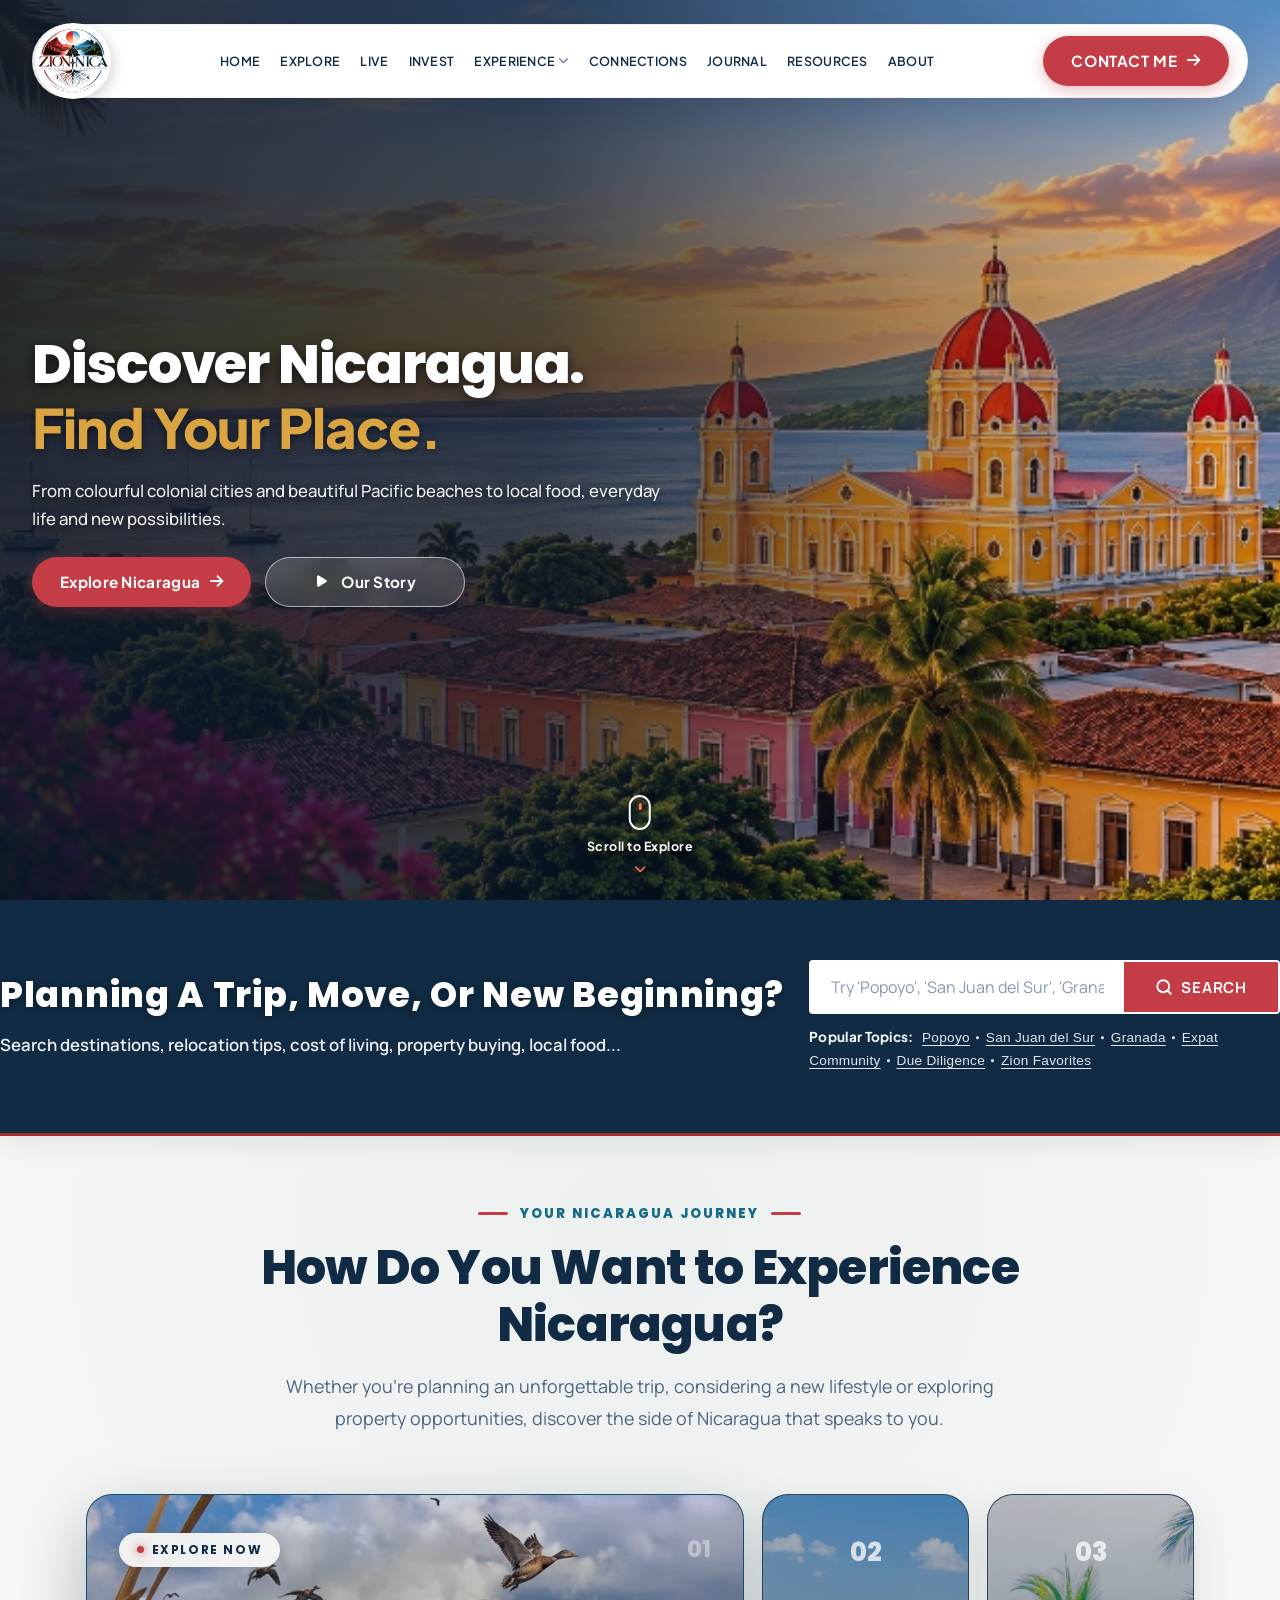
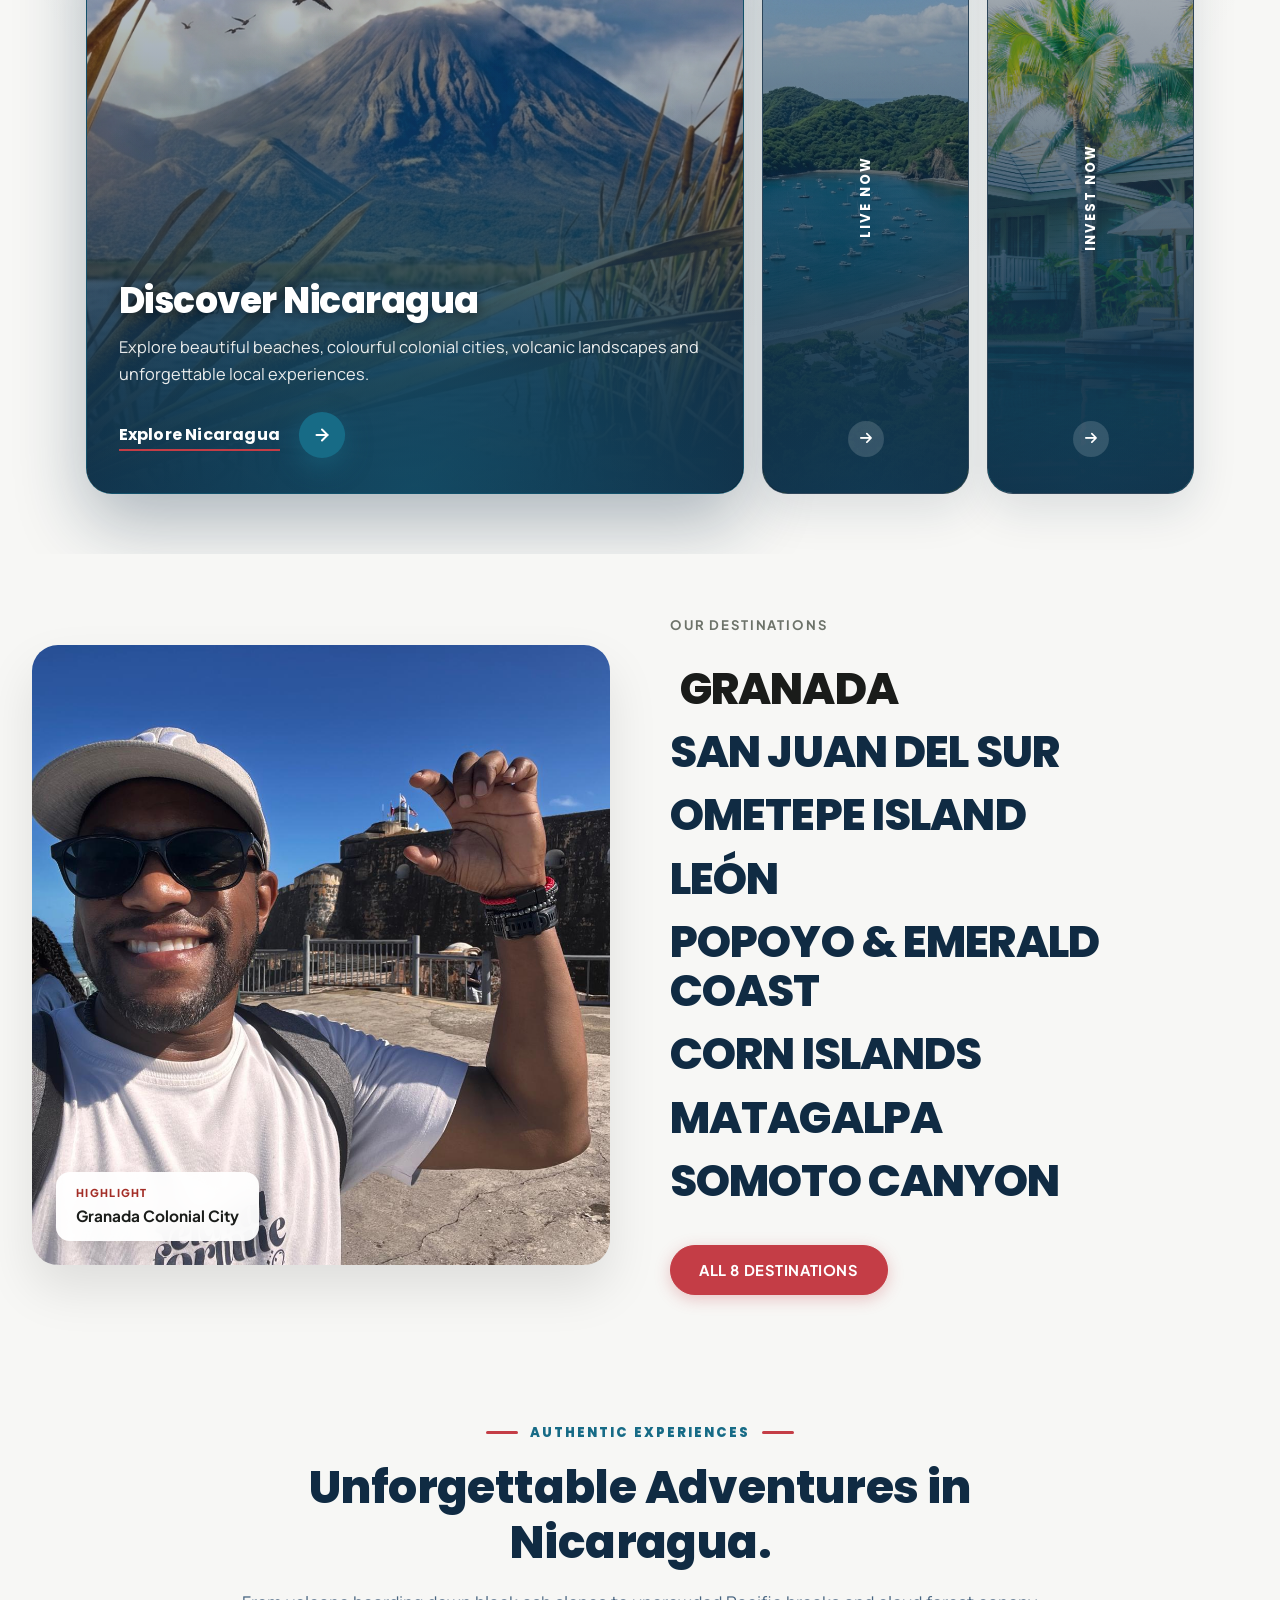
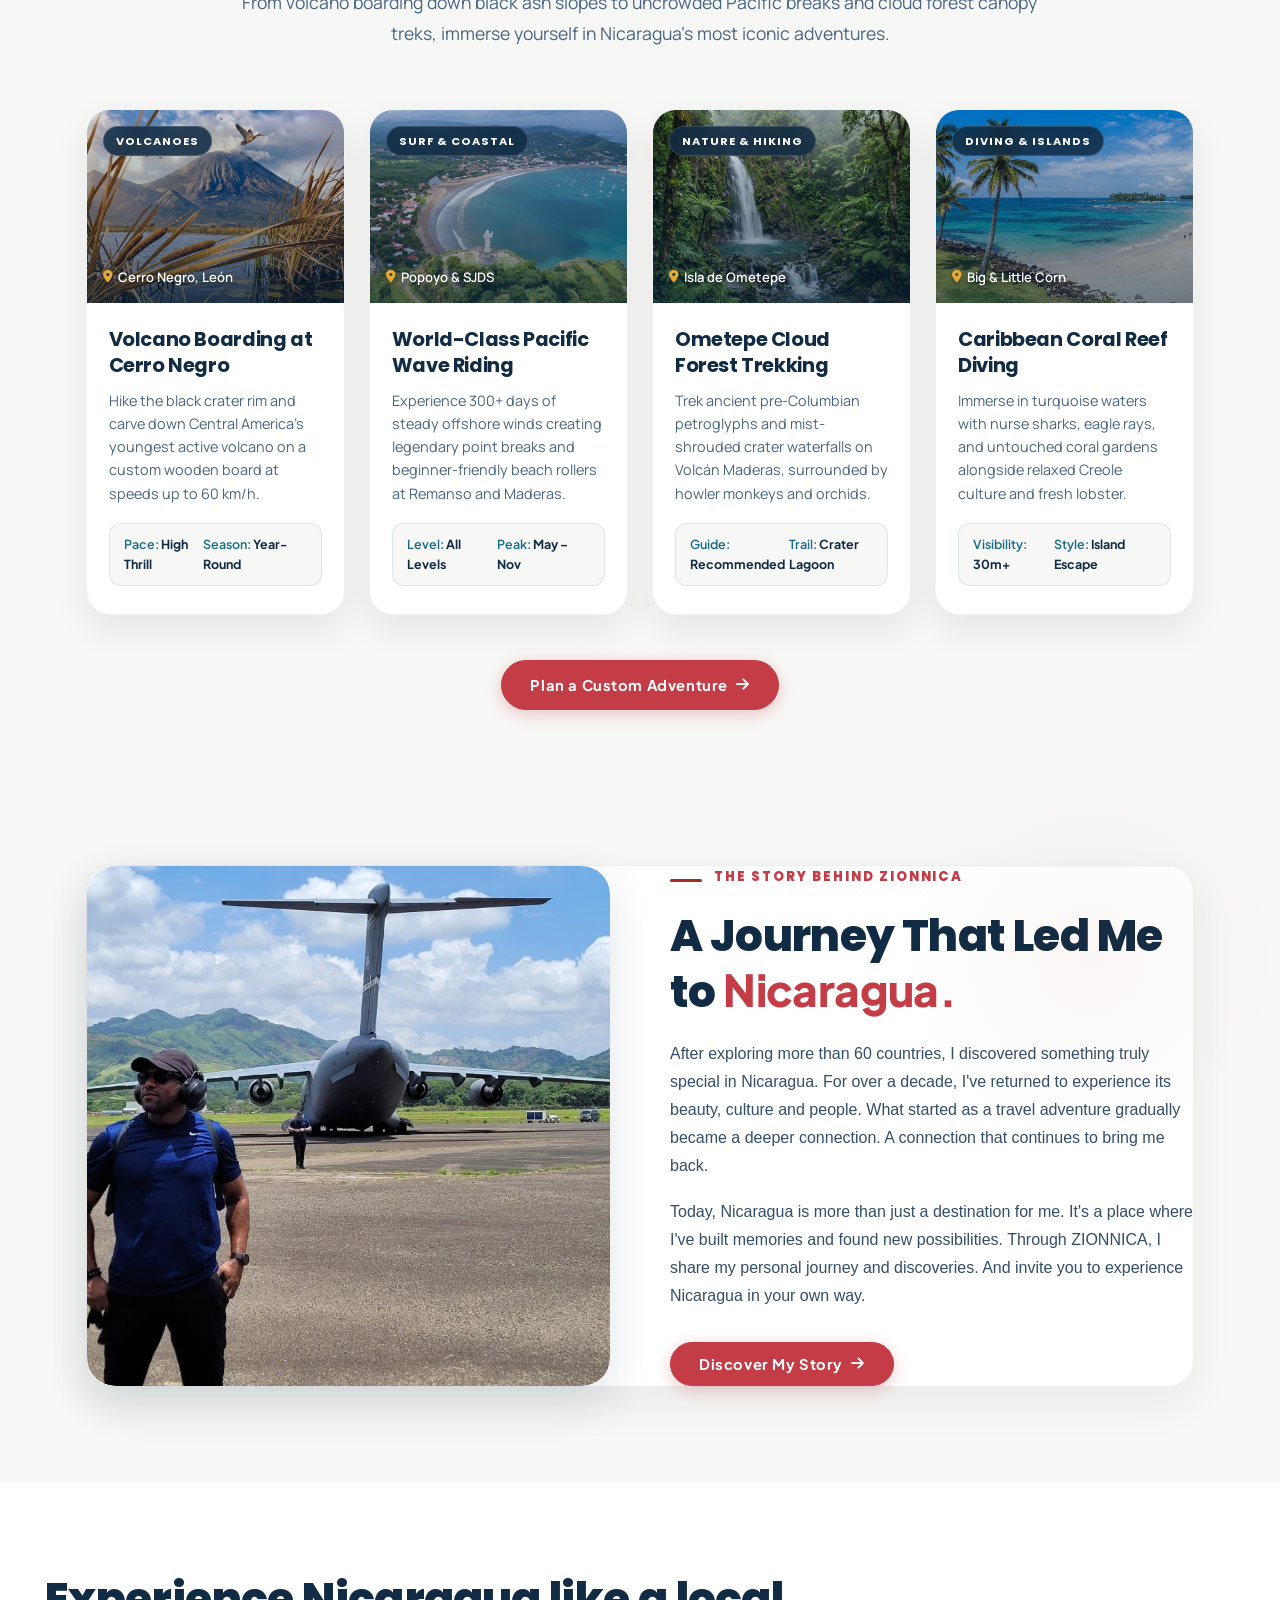
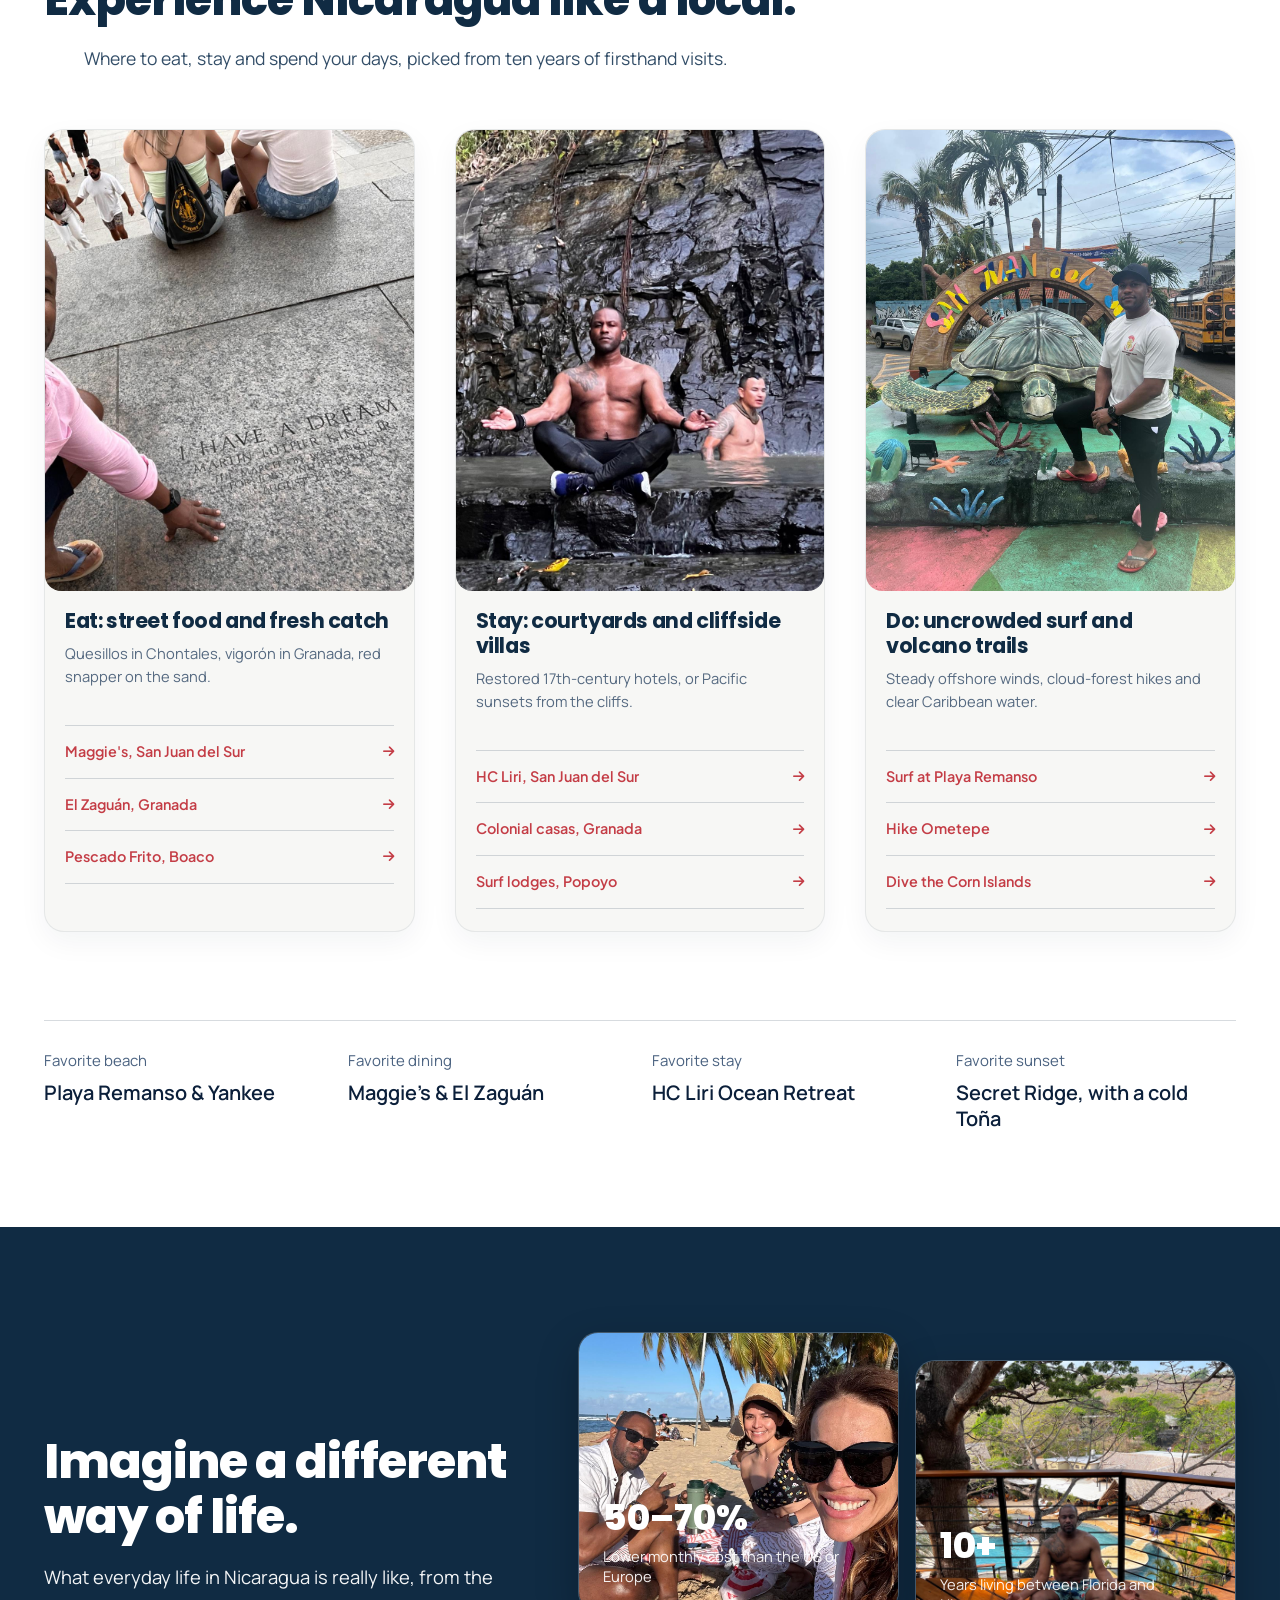
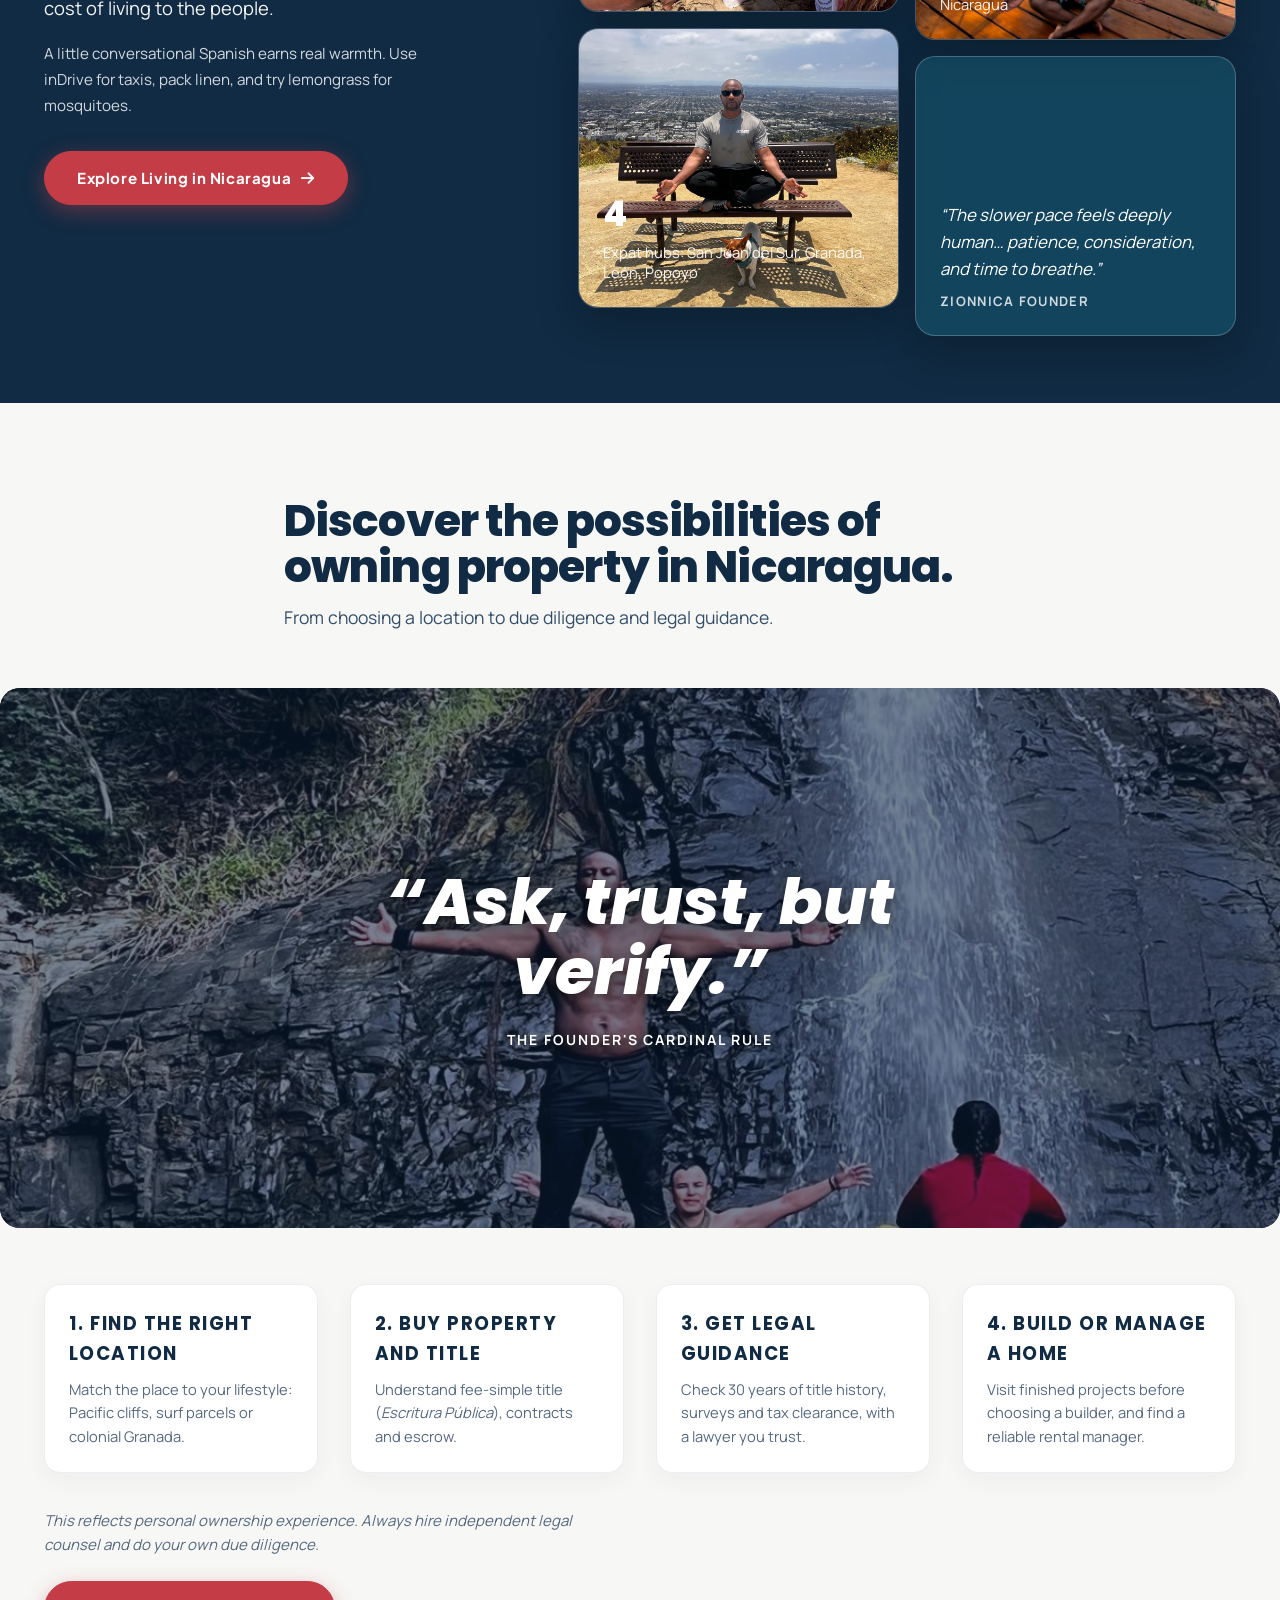
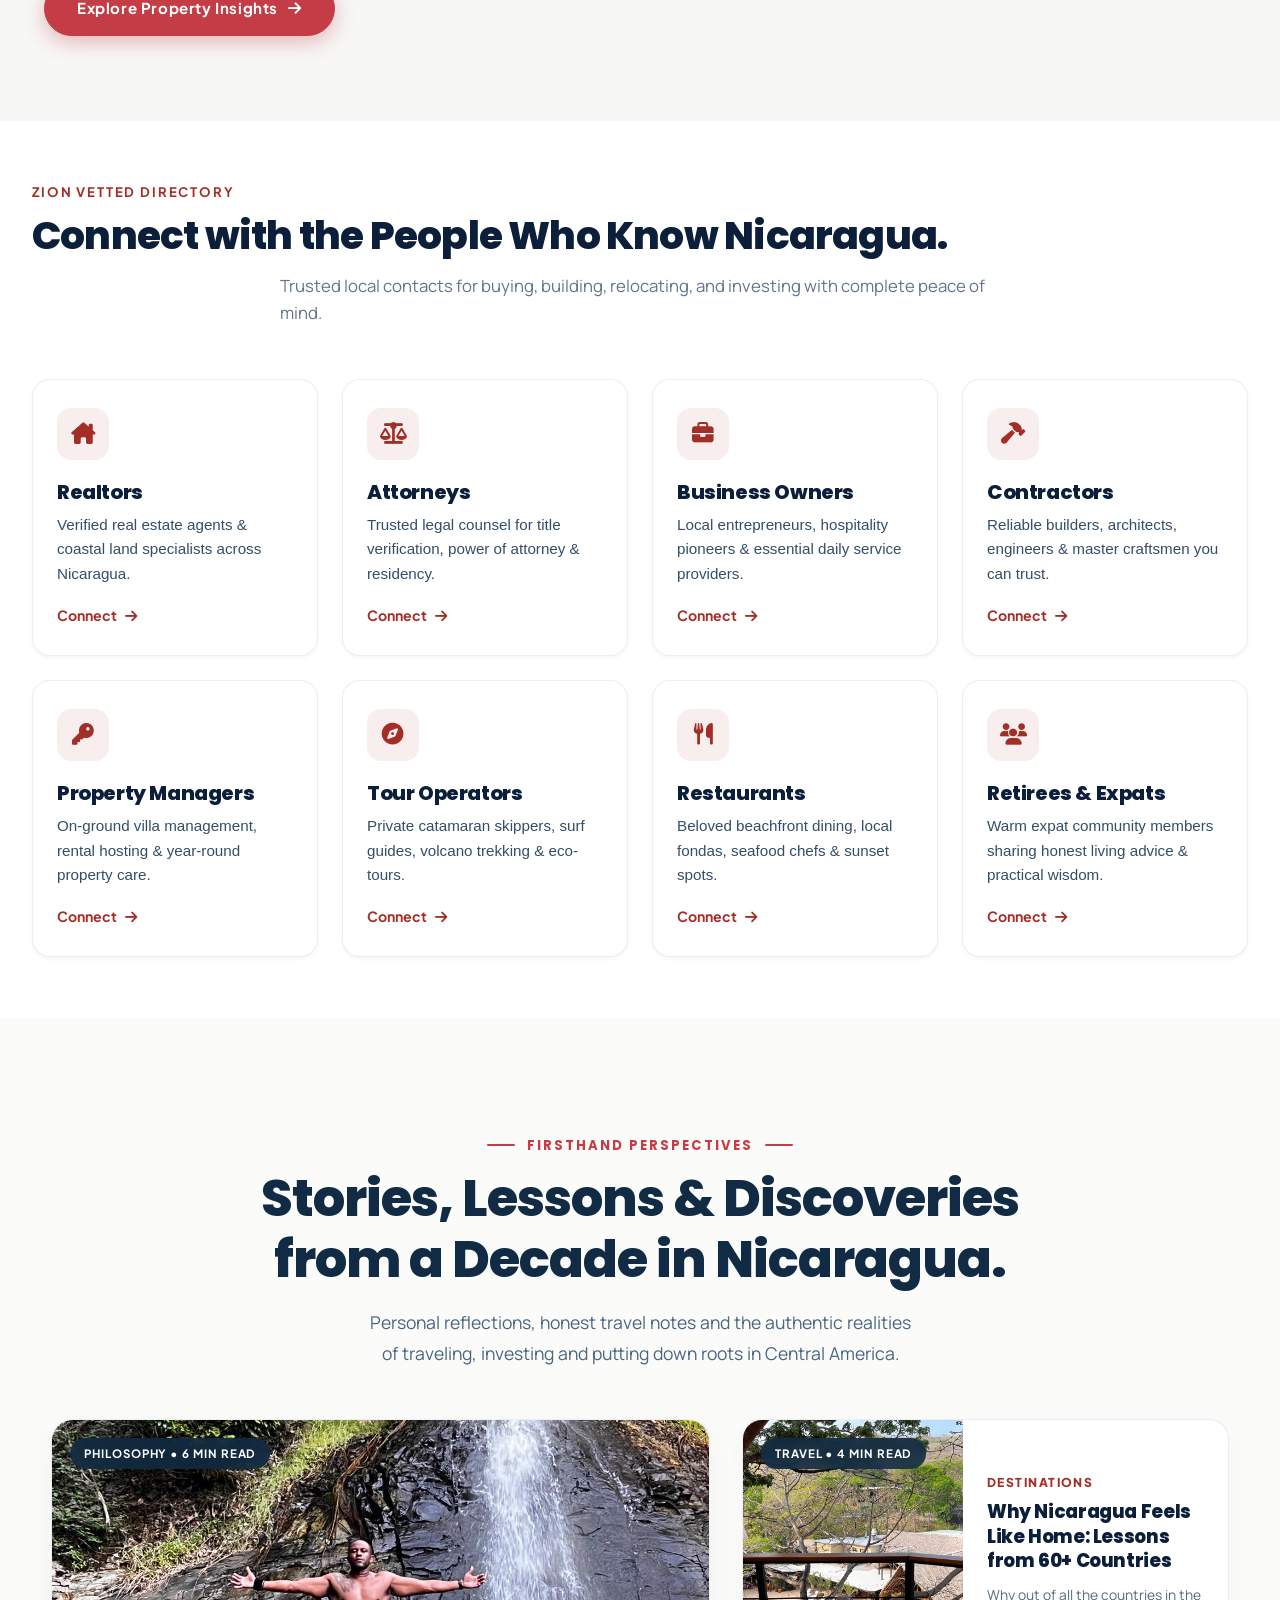
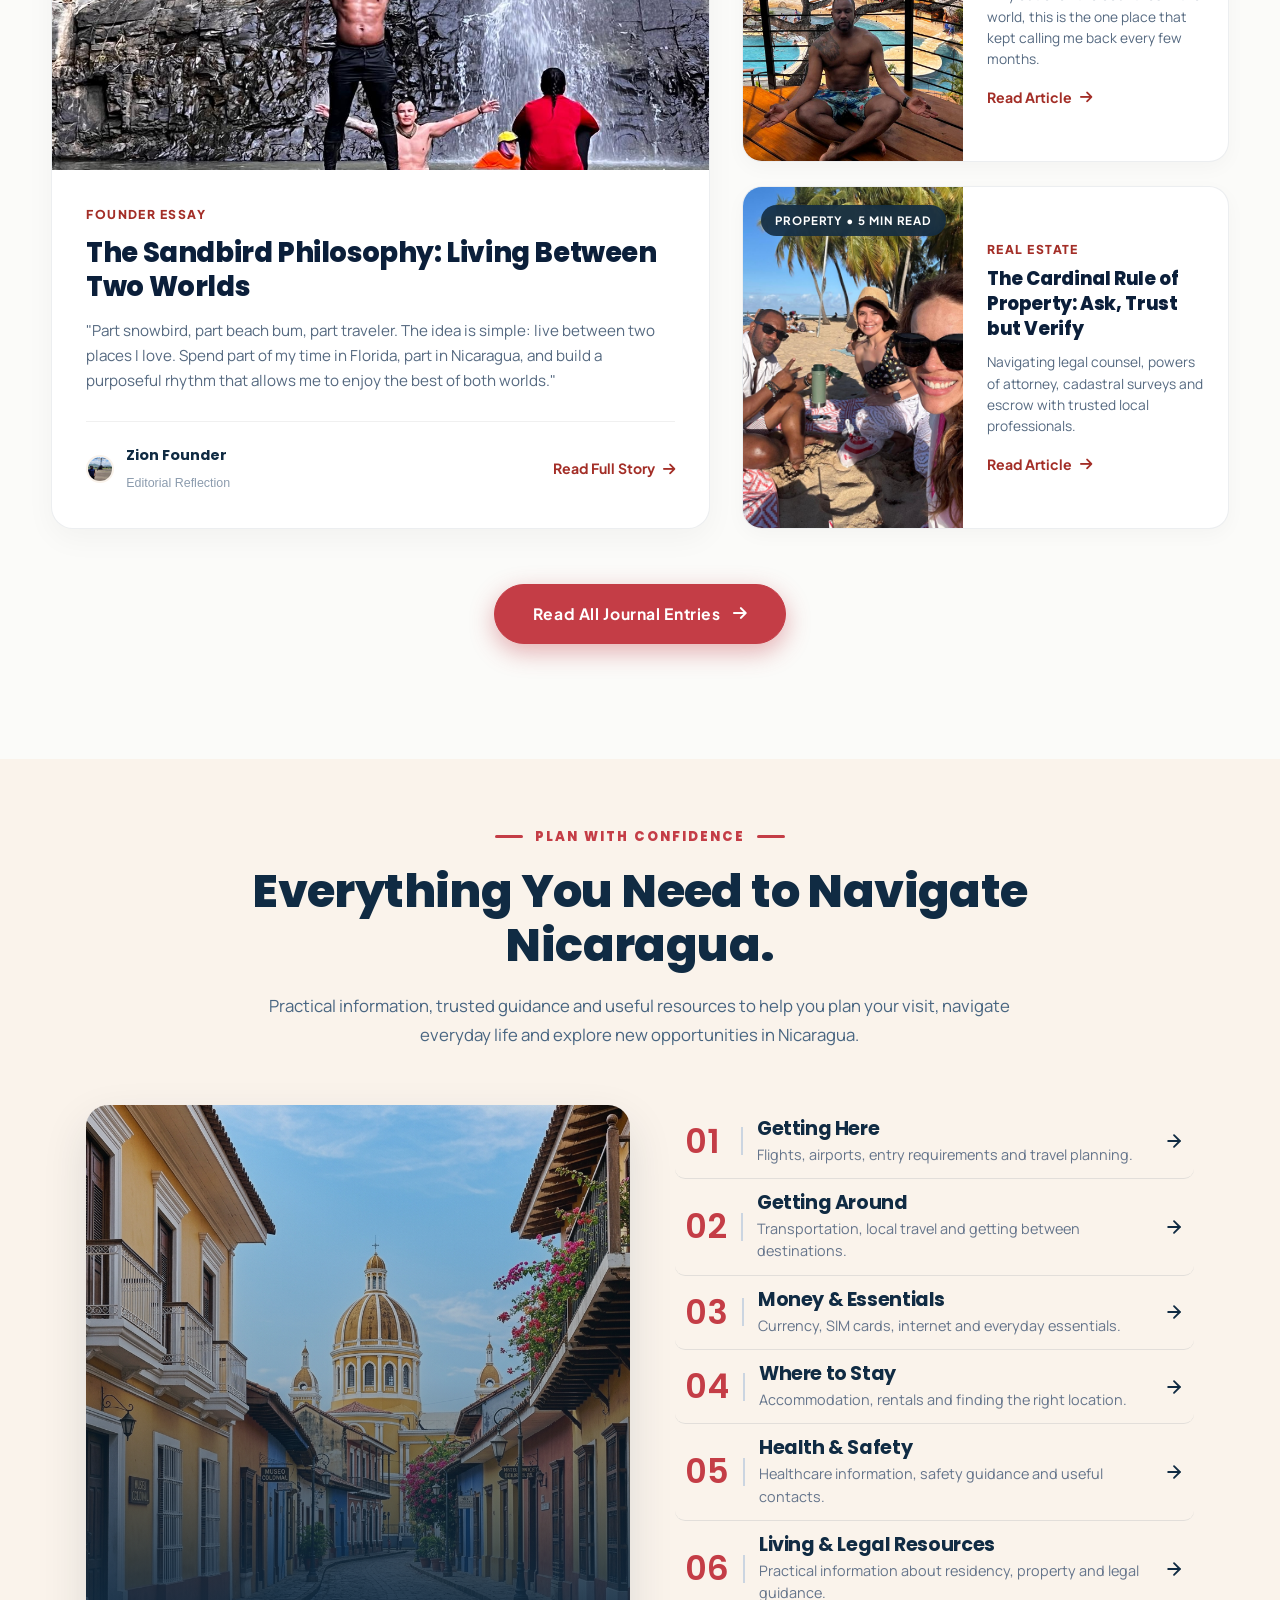
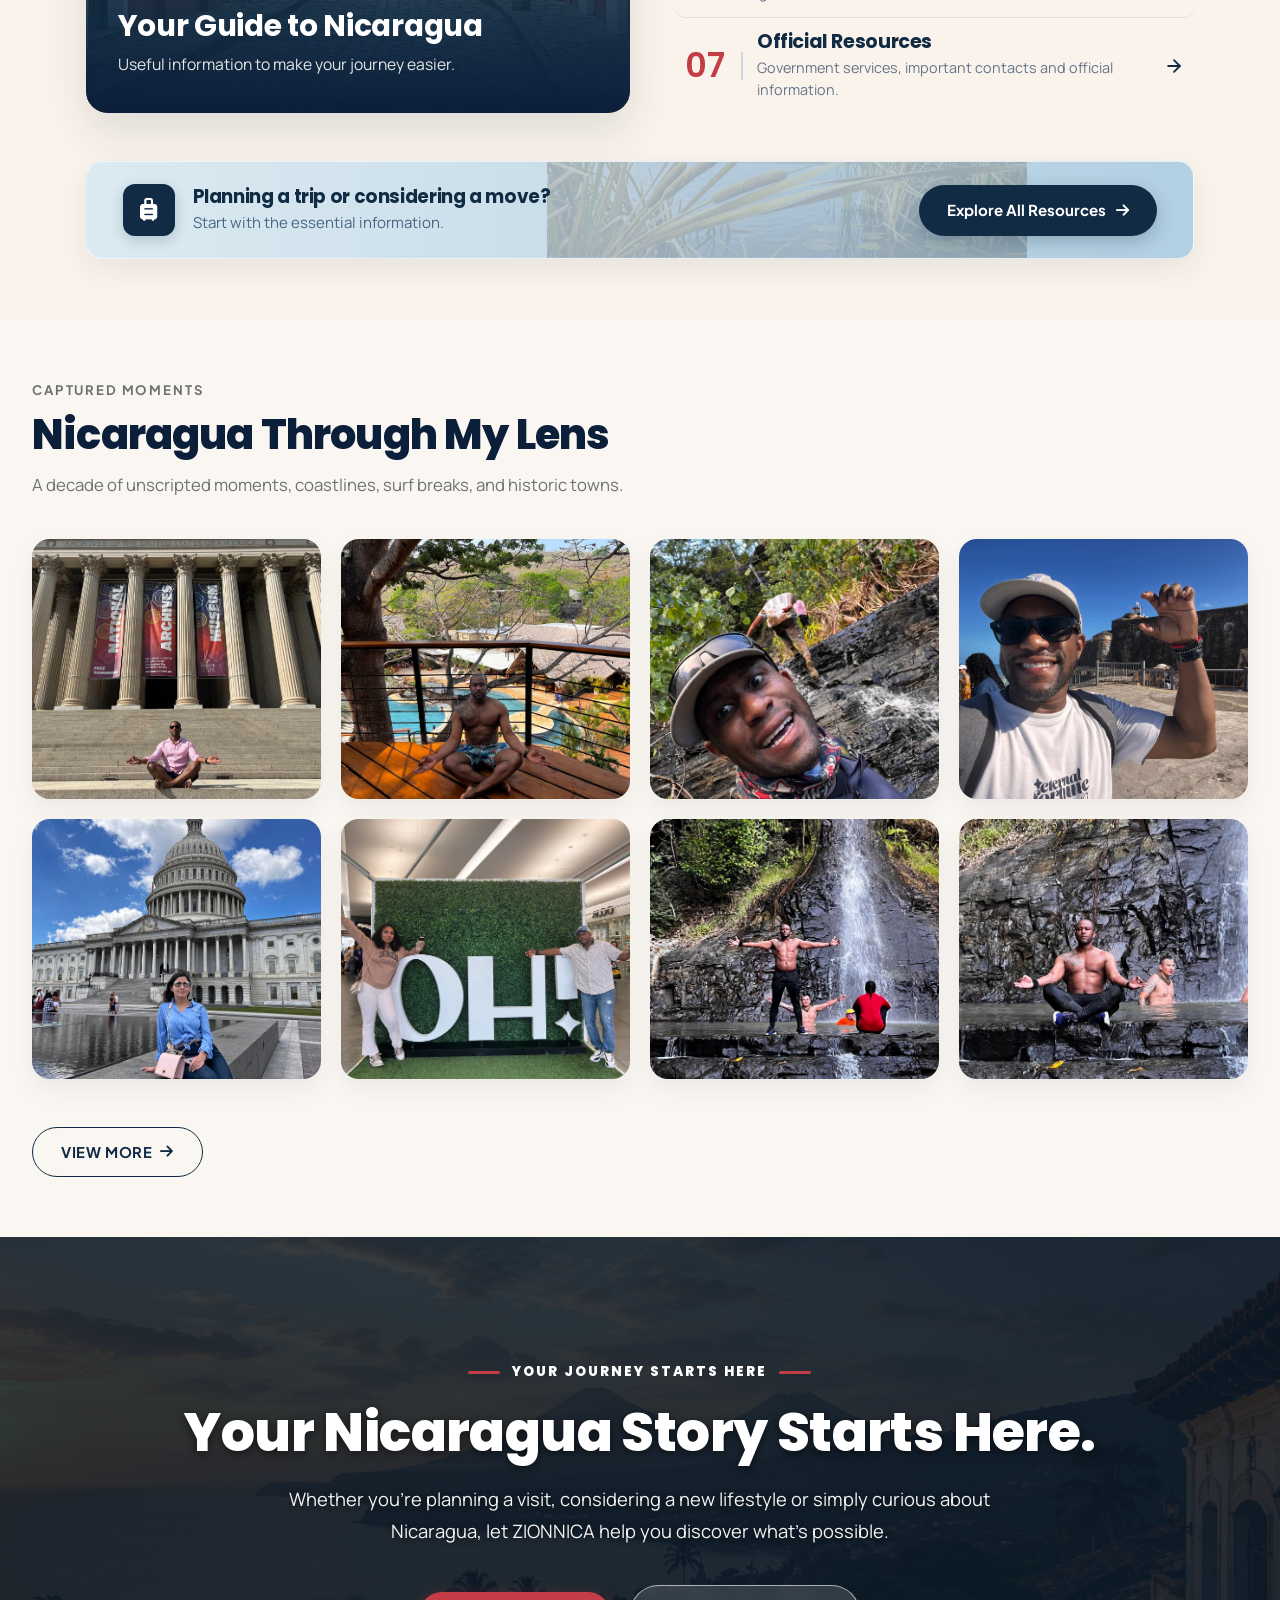
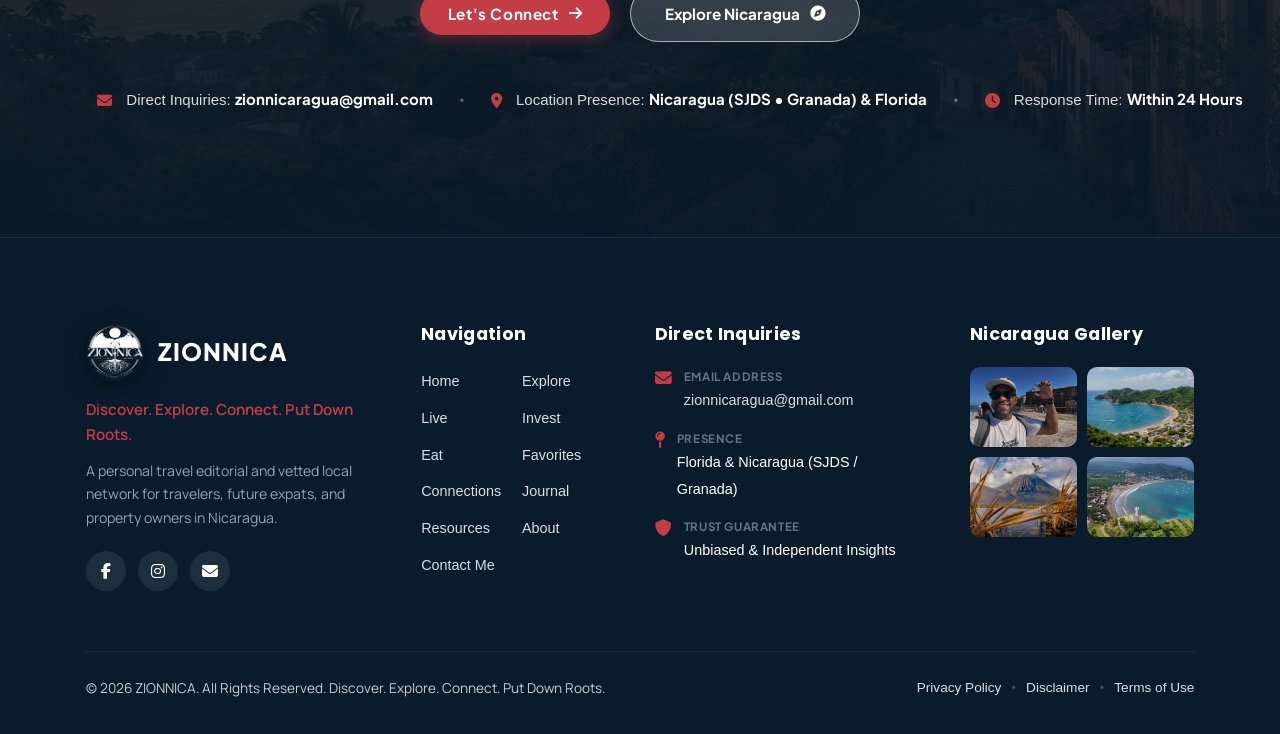
<file: index copy.html>
<!DOCTYPE html>
<html lang="en">

<head>
  <meta charset="UTF-8">
  <meta name="viewport" content="width=device-width, initial-scale=1.0">
  <title>ZIONNICA - Discover Nicaragua. Find Your Place.</title>
  <meta name="description"
    content="From colourful colonial cities and beautiful Pacific beaches to local food, everyday life and new possibilities. Discover Nicaragua with ZIONNICA.">
  <link rel="stylesheet" href="https://cdnjs.cloudflare.com/ajax/libs/font-awesome/6.4.0/css/all.min.css">
  <link rel="stylesheet" href="https://cdn.jsdelivr.net/npm/swiper@11/swiper-bundle.min.css">
  <link rel="preconnect" href="https://fonts.googleapis.com">
  <link rel="preconnect" href="https://fonts.gstatic.com" crossorigin>
  <link
    href="https://fonts.googleapis.com/css2?family=Fraunces:ital,opsz,wght@0,9..144,500;0,9..144,600;1,9..144,500&family=Manrope:wght@400;500;600;700&family=Plus+Jakarta+Sans:wght@400;500;600;700;800&family=Poppins:ital,wght@0,300;0,400;0,500;0,600;0,700;0,800;1,400&display=swap"
    rel="stylesheet">
  <link rel="stylesheet" href="style.css">
  <link rel="icon" type="image/webp" href="assets/FAVICON.webp">
</head>

<body class="lenis lenis-smooth">

  <!-- ==========================================
       LOADER COMPONENT
       ========================================== -->
  <div class="loader_component" id="loader">
    <div class="loader_content-wrapper">
      <img src="assets/logo.png" alt="ZIONNICA Logo" class="loader_image" onerror="this.style.display='none';">
      <div class="loader_image-overlay"></div>
    </div>
    <div class="loader_background"></div>
  </div>

  <div class="page-wrapper">

    <!-- ==========================================
         EXACT FLOATING PILL NAVBAR WITH DROPDOWNS
         (Matching the Reference Design)
         ========================================== -->
    <header class="header_floating-wrap" id="header">
      <div class="navbar_floating-container">

        <!-- Brand Logo -->
        <a href="#hero" class="floating-logo" aria-label="ZIONNICA">
          <img src="assets/zionnica_official_logo.png" alt="ZIONNICA Logo" class="brand-official-logo">
        </a>

        <!-- Center Navigation With Interactive Dropdowns -->
        <nav class="floating-nav-menu" id="floating-nav">
          <div class="mobile-sidebar-header">
            <div class="mobile-sidebar-brand">
              <img src="assets/zionnica_official_logo.png" alt="ZIONNICA" class="mobile-sidebar-logo">
              <span class="mobile-sidebar-name">ZIONNICA</span>
            </div>
            <button class="mobile-sidebar-close" id="mobile-sidebar-close" aria-label="Close Menu">
              <i class="fa-solid fa-xmark"></i>
            </button>
          </div>

          <div class="mobile-sidebar-links">
            <!-- 1: HOME -->
            <a href="index.html#hero" class="nav-item">
              <span>HOME</span>
            </a>

            <!-- 2: EXPLORE -->
            <a href="explore.html" class="nav-item">
              <span>EXPLORE</span>
            </a>

            <!-- 3: LIVE -->
            <a href="live.html" class="nav-item">
              <span>LIVE</span>
            </a>

            <!-- 4: INVEST -->
            <a href="invest.html" class="nav-item">
              <span>INVEST</span>
            </a>

            <!-- 5: EXPERIENCE (Dropdown: Eat, Favorites) -->
            <div class="nav-dropdown">
              <a href="eat.html" class="nav-item dropdown-trigger">
                <span>EXPERIENCE</span>
                <i class="fa-solid fa-chevron-down nav-arrow"></i>
              </a>
              <div class="dropdown-menu">
                <a href="eat.html" class="dropdown-link">
                  <i class="fa-solid fa-utensils"></i>
                  <div>
                    <strong>Eat</strong>
                    <small>Local food, dining &amp; beach restaurants</small>
                  </div>
                </a>
                <a href="index.html#favorites" class="dropdown-link">
                  <i class="fa-solid fa-star"></i>
                  <div>
                    <strong>Favorites</strong>
                    <small>Curated top picks &amp; local recommendations</small>
                  </div>
                </a>
              </div>
            </div>

            <!-- 6: CONNECTIONS -->
            <a href="index.html#connections" class="nav-item">
              <span>CONNECTIONS</span>
            </a>

            <!-- 7: JOURNAL -->
            <a href="index.html#journal" class="nav-item">
              <span>JOURNAL</span>
            </a>

            <!-- 8: RESOURCES -->
            <a href="explore.html#getting-there" class="nav-item">
              <span>RESOURCES</span>
            </a>

            <!-- 9: ABOUT -->
            <a href="index.html#story" class="nav-item">
              <span>ABOUT</span>
            </a>
          </div>

          <div class="mobile-sidebar-footer">
            <a href="contact.html" class="mobile-sidebar-cta">
              <span>CONTACT ME</span>
              <i class="fa-solid fa-arrow-right"></i>
            </a>
          </div>
        </nav>

        <!-- Right Side Actions: Contact Me Button & Search Icon -->
        <div class="floating-nav-actions">
          <a href="contact.html" class="floating-cta-btn">
            <span>CONTACT ME</span>
            <i class="fa-solid fa-arrow-right"></i>
          </a>
          <button class="nav-search-trigger" id="nav-search-trigger" aria-label="Open Search">
            <svg width="20" height="20" viewBox="0 0 24 24" fill="none" stroke="currentColor" stroke-width="2.2"
              stroke-linecap="round" stroke-linejoin="round">
              <circle cx="11" cy="11" r="8"></circle>
              <line x1="21" y1="21" x2="16.65" y2="16.65"></line>
            </svg>
          </button>

          <!-- Mobile Hamburger Toggle -->
          <button class="floating-mobile-toggle" id="floating-mobile-toggle" aria-label="Toggle Navigation">
            <span></span><span></span><span></span>
          </button>
        </div>

      </div>
    </header>

    <!-- Mobile Nav Backdrop Overlay -->
    <div class="mobile-nav-backdrop" id="mobile-nav-backdrop"></div>

    <!-- ==========================================
         SECTION 1: HERO – EXACT SAME AS IMAGE
         ========================================== -->
    <section class="hero-image-exact" id="hero">

      <!-- Hero Content Block (Positioned on Left) -->
      <div class="hero-image-content-container">
        <div class="hero-text-block">

          <h1 class="hero-main-title">
            Discover Nicaragua.<br>
            <span class="hero-highlight-title">Find Your Place.</span>
          </h1>

          <p class="hero-tagline-desc">
            From colourful colonial cities and beautiful Pacific beaches to local food, everyday life and new
            possibilities.
          </p>

          <div class="hero-action-pair">
            <a href="#explore" class="hero-btn-primary">
              <span>Explore Nicaragua</span>
              <i class="fa-solid fa-arrow-right"></i>
            </a>

            <button class="hero-btn-story" id="hero-story-trigger">
              <span class="story-play-circle"><i class="fa-solid fa-play"></i></span>
              <span class="story-btn-text">Our Story</span>
            </button>
          </div>

        </div>
      </div>

      <!-- Bottom Center "Scroll to Explore" Widget -->
      <div class="scroll-explore-widget" id="scroll-explore-btn">
        <div class="mouse-icon">
          <div class="mouse-wheel"></div>
        </div>
        <span class="scroll-text">Scroll to Explore</span>
        <i class="fa-solid fa-chevron-down scroll-chevron"></i>
      </div>

    </section>

    <!-- Destination Search Drawer (Expandable / Inline) -->
    <section class="section_destination-search" id="search-section">
      <div class="search-bar_container">
        <div class="search-bar_header">
          <h2 class="search-bar_heading">Planning A Trip, Move, Or New Beginning?</h2>
          <p class="search-bar_subheading">Search destinations, relocation tips, cost of living, property buying, local
            food...</p>
        </div>
        <div class="search-bar_content">
          <form id="destination-search-form" class="search-bar_form">
            <div class="search-bar_input-wrapper">
              <input type="text" id="destination-search-input" class="search-bar_input"
                placeholder="Try 'Popoyo', 'San Juan del Sur', 'Granada', 'Expat Life', 'Property'..." required>
              <button type="submit" class="search-bar_btn">
                <svg width="18" height="18" viewBox="0 0 24 24" fill="none" stroke="currentColor" stroke-width="2.5"
                  stroke-linecap="round" stroke-linejoin="round" class="search-icon">
                  <circle cx="11" cy="11" r="8"></circle>
                  <line x1="21" y1="21" x2="16.65" y2="16.65"></line>
                </svg>
                SEARCH
              </button>
            </div>
          </form>
          <div class="search-bar_popular">
            <span class="search-bar_popular-label">Popular Topics:</span>
            <a href="#explore" class="search-bar_popular-link">Popoyo</a> •
            <a href="#explore" class="search-bar_popular-link">San Juan del Sur</a> •
            <a href="#explore" class="search-bar_popular-link">Granada</a> •
            <a href="#live" class="search-bar_popular-link">Expat Community</a> •
            <a href="#invest" class="search-bar_popular-link">Due Diligence</a> •
            <a href="#eat" class="search-bar_popular-link">Zion Favorites</a>
          </div>
        </div>
      </div>
    </section>


    <!-- ==========================================
         SECTION: CHOOSE YOUR JOURNEY
         (Premium Photographic Journey Experience)
         ========================================== -->
    <section class="section_choose-journey" id="choose-journey">
      <div class="padding-global">
        <div class="container-large">

          <!-- Section Introduction -->
          <div class="journey_header-wrap">
            <div class="journey_eyebrow-badge">
              <span class="journey_eyebrow-dash"></span>
              <span class="journey_eyebrow-text">YOUR NICARAGUA JOURNEY</span>
              <span class="journey_eyebrow-dash"></span>
            </div>
            <h2 class="journey_heading">
              How Do You Want to Experience Nicaragua?
            </h2>
            <p class="journey_lead">
              Whether you're planning an unforgettable trip, considering a new lifestyle or exploring property
              opportunities, discover the side of Nicaragua that speaks to you.
            </p>
          </div>

          <!-- Master Real Project Split Image Accordion -->
          <div class="split_accordion-track" id="journey-split-accordion">

            <!-- PANEL 01 — EXPLORE NOW -->
            <div class="split_panel is-active" data-panel="explore" data-target="#explore">
              <div class="split_panel-bg">
                <img src="assets/volcano_adventures.png" alt="Discover Nicaragua - Volcanoes, Lakes & Colonial Heritage"
                  class="split_panel-img" loading="lazy">
                <div class="split_panel-overlay"></div>
                <div class="split_panel-glow"></div>
              </div>

              <!-- Collapsed Vertical Teaser (visible when collapsed) -->
              <div class="split_collapsed-teaser">
                <span class="teaser_num">01</span>
                <span class="teaser_label">EXPLORE NOW</span>
                <span class="teaser_arrow"><i class="fa-solid fa-arrow-right"></i></span>
              </div>

              <!-- Expanded Active Content -->
              <div class="split_panel-content">
                <div class="split_top-row">
                  <span class="split_pill-badge">
                    <span class="split_pill-dot"></span>
                    EXPLORE NOW
                  </span>
                  <span class="split_index">01</span>
                </div>

                <div class="split_bottom-row">
                  <h3 class="split_title">Discover Nicaragua</h3>
                  <p class="split_desc">
                    Explore beautiful beaches, colourful colonial cities, volcanic landscapes and unforgettable local
                    experiences.
                  </p>
                  <a href="#explore" class="split_cta-btn" aria-label="Explore Nicaragua">
                    <span class="split_cta-text">Explore Nicaragua</span>
                    <span class="split_cta-icon">
                      <svg width="18" height="18" viewBox="0 0 24 24" fill="none" stroke="currentColor"
                        stroke-width="2.5" stroke-linecap="round" stroke-linejoin="round">
                        <line x1="5" y1="12" x2="19" y2="12"></line>
                        <polyline points="12 5 19 12 12 19"></polyline>
                      </svg>
                    </span>
                  </a>
                </div>
              </div>
            </div>

            <!-- PANEL 02 — LIVE NOW -->
            <div class="split_panel" data-panel="live" data-target="#live">
              <div class="split_panel-bg">
                <img src="assets/dest-sanjuan.png" alt="Imagine Life Here - Pacific Coast Life & Community"
                  class="split_panel-img" loading="lazy">
                <div class="split_panel-overlay"></div>
                <div class="split_panel-glow"></div>
              </div>

              <!-- Collapsed Vertical Teaser -->
              <div class="split_collapsed-teaser">
                <span class="teaser_num">02</span>
                <span class="teaser_label">LIVE NOW</span>
                <span class="teaser_arrow"><i class="fa-solid fa-arrow-right"></i></span>
              </div>

              <!-- Expanded Active Content -->
              <div class="split_panel-content">
                <div class="split_top-row">
                  <span class="split_pill-badge">
                    <span class="split_pill-dot"></span>
                    LIVE NOW
                  </span>
                  <span class="split_index">02</span>
                </div>

                <div class="split_bottom-row">
                  <h3 class="split_title">Imagine Life Here</h3>
                  <p class="split_desc">
                    Discover everyday life, local culture, the cost of living and what it means to make Nicaragua your
                    home.
                  </p>
                  <a href="#live" class="split_cta-btn" aria-label="Explore Living">
                    <span class="split_cta-text">Explore Living</span>
                    <span class="split_cta-icon">
                      <svg width="18" height="18" viewBox="0 0 24 24" fill="none" stroke="currentColor"
                        stroke-width="2.5" stroke-linecap="round" stroke-linejoin="round">
                        <line x1="5" y1="12" x2="19" y2="12"></line>
                        <polyline points="12 5 19 12 12 19"></polyline>
                      </svg>
                    </span>
                  </a>
                </div>
              </div>
            </div>

            <!-- PANEL 03 — INVEST NOW -->
            <div class="split_panel" data-panel="invest" data-target="#invest">
              <div class="split_panel-bg">
                <img src="blog-image/luxury villa central america.jpg"
                  alt="Explore New Possibilities - Luxury Coastal Property & Investment" class="split_panel-img"
                  loading="lazy">
                <div class="split_panel-overlay"></div>
                <div class="split_panel-glow"></div>
              </div>

              <!-- Collapsed Vertical Teaser -->
              <div class="split_collapsed-teaser">
                <span class="teaser_num">03</span>
                <span class="teaser_label">INVEST NOW</span>
                <span class="teaser_arrow"><i class="fa-solid fa-arrow-right"></i></span>
              </div>

              <!-- Expanded Active Content -->
              <div class="split_panel-content">
                <div class="split_top-row">
                  <span class="split_pill-badge">
                    <span class="split_pill-dot"></span>
                    INVEST NOW
                  </span>
                  <span class="split_index">03</span>
                </div>

                <div class="split_bottom-row">
                  <h3 class="split_title">Explore New Possibilities</h3>
                  <p class="split_desc">
                    Learn about property opportunities, buying considerations, due diligence and useful local
                    connections.
                  </p>
                  <a href="#invest" class="split_cta-btn" aria-label="Explore Property">
                    <span class="split_cta-text">Explore Property</span>
                    <span class="split_cta-icon">
                      <svg width="18" height="18" viewBox="0 0 24 24" fill="none" stroke="currentColor"
                        stroke-width="2.5" stroke-linecap="round" stroke-linejoin="round">
                        <line x1="5" y1="12" x2="19" y2="12"></line>
                        <polyline points="12 5 19 12 12 19"></polyline>
                      </svg>
                    </span>
                  </a>
                </div>
              </div>
            </div>

          </div>

        </div>
      </div>
    </section>


    <!-- ==========================================
         SECTION 2: EXPLORE NICARAGUA (Featured Destinations)
         ========================================== -->
    


    <!-- ==========================================
         SECTION 2: FEATURED DESTINATIONS (INTERACTIVE)
         Reference: Pioneer Expeditions "Our Destinations"
         ========================================== -->
    <section id="section-2" class="section-featured-destinations section-colorway-ivory pv-large" id="explore">
      <div class="feat-dest_container">
        
        <!-- Left: Dynamic Big Destination Image -->
        <div class="feat-dest_left-media">
          <div class="feat-dest_img-frame">
            <img id="feat-dest-active-img" 
                 src="img/IMG-20260909-WA0010.jpg" 
                 alt="Granada Colonial City" 
                 class="feat-dest_main-img" 
                 loading="lazy">
            <div class="feat-dest_img-badge" id="feat-dest-img-badge">
              <span class="badge-tag">HIGHLIGHT</span>
              <span class="badge-title">Granada Colonial City</span>
            </div>
          </div>
        </div>

        <!-- Right: Interactive Typography Destination List -->
        <div class="feat-dest_right-content">
          <div class="feat-dest_title-wrap">
            <span class="feat-dest_subtitle">OUR DESTINATIONS</span>
          </div>
          
          <ul class="feat-dest_list" id="feat-dest-list">
            <li class="feat-dest_item is-active" 
                data-dest-img="img/IMG-20260909-WA0010.jpg" 
                data-dest-title="Granada Colonial City"
                data-dest-tag="COLONIAL CHARM">
              <button type="button" class="feat-dest_btn">GRANADA</button>
            </li>
            <li class="feat-dest_item" 
                data-dest-img="img/IMG-20260909-WA0005.jpg" 
                data-dest-title="San Juan del Sur Bay &amp; Beaches"
                data-dest-tag="PACIFIC SURF">
              <button type="button" class="feat-dest_btn">SAN JUAN DEL SUR</button>
            </li>
            <li class="feat-dest_item" 
                data-dest-img="img/IMG-20260909-WA0015.jpg" 
                data-dest-title="Ometepe Island Twin Volcanoes"
                data-dest-tag="NATURE WONDER">
              <button type="button" class="feat-dest_btn">OMETEPE ISLAND</button>
            </li>
            <li class="feat-dest_item" 
                data-dest-img="img/IMG-20260909-WA0002.jpg" 
                data-dest-title="León Historic Cathedrals &amp; Volcanoes"
                data-dest-tag="CULTURE &amp; HISTORY">
              <button type="button" class="feat-dest_btn">LEÓN</button>
            </li>
            <li class="feat-dest_item" 
                data-dest-img="img/IMG-20260909-WA0023.jpg" 
                data-dest-title="Popoyo &amp; The Emerald Coast"
                data-dest-tag="WORLD-CLASS WAVES">
              <button type="button" class="feat-dest_btn">POPOYO &amp; EMERALD COAST</button>
            </li>
            <li class="feat-dest_item" 
                data-dest-img="img/IMG-20260909-WA0045.jpg" 
                data-dest-title="Corn Islands Caribbean Sanctuary"
                data-dest-tag="CARIBBEAN WATERS">
              <button type="button" class="feat-dest_btn">CORN ISLANDS</button>
            </li>
            <li class="feat-dest_item" 
                data-dest-img="img/IMG-20260909-WA0004.jpg" 
                data-dest-title="Matagalpa Cloud Forest Highlands"
                data-dest-tag="COFFEE &amp; HIGHLANDS">
              <button type="button" class="feat-dest_btn">MATAGALPA</button>
            </li>
            <li class="feat-dest_item" 
                data-dest-img="img/IMG-20260909-WA0035.jpg" 
                data-dest-title="Somoto Canyon Geologic Wonder"
                data-dest-tag="RIVER EXPEDITION">
              <button type="button" class="feat-dest_btn">SOMOTO CANYON</button>
            </li>
          </ul>

          <div class="feat-dest_action-wrap">
            <a href="#contact" class="btn-all-dest">
              <span>ALL 8 DESTINATIONS</span>
            </a>
          </div>
        </div>

      </div>
    </section>


    <!-- ==========================================
         SECTION: THINGS TO DO & ADVENTURES
         Award-Winning Editorial Experience Grid
         ========================================== -->
    <section class="section_things-to-do" id="things-to-do">
      <div class="padding-global">
        <div class="container-large">

          <!-- Section Header -->
          <div class="editorial_header-wrap">
            <div class="editorial_eyebrow-badge">
              <span class="editorial_eyebrow-dash"></span>
              <span class="editorial_eyebrow-text">AUTHENTIC EXPERIENCES</span>
              <span class="editorial_eyebrow-dash"></span>
            </div>
            <h2 class="editorial_heading">
              Unforgettable Adventures in Nicaragua.
            </h2>
            <p class="editorial_lead">
              From volcano boarding down black ash slopes to uncrowded Pacific breaks and cloud forest canopy treks, immerse yourself in Nicaragua's most iconic adventures.
            </p>
          </div>

          <!-- 4-Card Experience Grid -->
          <div class="experiences_grid">

            <!-- Card 1: Volcano Boarding -->
            <a href="#contact" class="experience_card">
              <div class="exp_img-wrap">
                <img src="assets/volcano_adventures.png" alt="Volcano Boarding at Cerro Negro, León" class="exp_img" loading="lazy">
                <div class="exp_overlay-scrim"></div>
                <span class="exp_badge-top">VOLCANOES</span>
                <span class="exp_location-tag"><i class="fa-solid fa-location-dot"></i> Cerro Negro, Le&oacute;n</span>
              </div>
              <div class="exp_card-body">
                <div>
                  <h3 class="exp_card-title">Volcano Boarding at Cerro Negro</h3>
                  <p class="exp_card-desc">
                    Hike the black crater rim and carve down Central America's youngest active volcano on a custom wooden board at speeds up to 60 km/h.
                  </p>
                </div>
                <div class="exp_meta-pill">
                  <span>Pace: <strong>High Thrill</strong></span>
                  <span>Season: <strong>Year-Round</strong></span>
                </div>
              </div>
            </a>

            <!-- Card 2: Pacific Surfing -->
            <a href="#contact" class="experience_card">
              <div class="exp_img-wrap">
                <img src="assets/beach_escapes.png" alt="World-Class Surfing in Popoyo and San Juan del Sur" class="exp_img" loading="lazy">
                <div class="exp_overlay-scrim"></div>
                <span class="exp_badge-top">SURF &amp; COASTAL</span>
                <span class="exp_location-tag"><i class="fa-solid fa-location-dot"></i> Popoyo &amp; SJDS</span>
              </div>
              <div class="exp_card-body">
                <div>
                  <h3 class="exp_card-title">World-Class Pacific Wave Riding</h3>
                  <p class="exp_card-desc">
                    Experience 300+ days of steady offshore winds creating legendary point breaks and beginner-friendly beach rollers at Remanso and Maderas.
                  </p>
                </div>
                <div class="exp_meta-pill">
                  <span>Level: <strong>All Levels</strong></span>
                  <span>Peak: <strong>May &ndash; Nov</strong></span>
                </div>
              </div>
            </a>

            <!-- Card 3: Cloud Forest Trekking -->
            <a href="#contact" class="experience_card">
              <div class="exp_img-wrap">
                <img src="assets/dest-ometepe.png" alt="Twin Volcano Trekking & Cloud Forest in Ometepe" class="exp_img" loading="lazy">
                <div class="exp_overlay-scrim"></div>
                <span class="exp_badge-top">NATURE &amp; HIKING</span>
                <span class="exp_location-tag"><i class="fa-solid fa-location-dot"></i> Isla de Ometepe</span>
              </div>
              <div class="exp_card-body">
                <div>
                  <h3 class="exp_card-title">Ometepe Cloud Forest Trekking</h3>
                  <p class="exp_card-desc">
                    Trek ancient pre-Columbian petroglyphs and mist-shrouded crater waterfalls on Volc&aacute;n Maderas, surrounded by howler monkeys and orchids.
                  </p>
                </div>
                <div class="exp_meta-pill">
                  <span>Guide: <strong>Recommended</strong></span>
                  <span>Trail: <strong>Crater Lagoon</strong></span>
                </div>
              </div>
            </a>

            <!-- Card 4: Caribbean Reef Diving -->
            <a href="#contact" class="experience_card">
              <div class="exp_img-wrap">
                <img src="assets/island_getaways.png" alt="Reef Diving and Snorkeling in Corn Islands" class="exp_img" loading="lazy">
                <div class="exp_overlay-scrim"></div>
                <span class="exp_badge-top">DIVING &amp; ISLANDS</span>
                <span class="exp_location-tag"><i class="fa-solid fa-location-dot"></i> Big &amp; Little Corn</span>
              </div>
              <div class="exp_card-body">
                <div>
                  <h3 class="exp_card-title">Caribbean Coral Reef Diving</h3>
                  <p class="exp_card-desc">
                    Immerse in turquoise waters with nurse sharks, eagle rays, and untouched coral gardens alongside relaxed Creole culture and fresh lobster.
                  </p>
                </div>
                <div class="exp_meta-pill">
                  <span>Visibility: <strong>30m+</strong></span>
                  <span>Style: <strong>Island Escape</strong></span>
                </div>
              </div>
            </a>

          </div>

          <!-- Bottom Explorer Row -->
          <div style="margin-top: 45px; text-align: center;">
            <a href="#contact" class="editorial_primary-btn">
              <span>Plan a Custom Adventure</span>
              <i class="fa-solid fa-arrow-right"></i>
            </a>
          </div>

        </div>
      </div>
    </section>

    <!-- ==========================================
         SECTION 3: FOUNDER STORY – THE STORY BEHIND ZIONNICA
         (Matching the Exact Design Reference)
         ========================================== -->
    <section class="section_founder-story" id="story">
      <div class="padding-global">
        <div class="container-large">
          <div class="founder-story-card">

            <!-- Left Column: Founder Portrait -->
            <div class="founder-image-col">
              <div class="founder-image-container">
                <img src="assets/founder_real.jpg" alt="ZIONNICA Founder in Nicaragua" class="founder-portrait-img"
                  loading="lazy">
              </div>
            </div>

            <!-- Right Column: Story Copy -->
            <div class="founder-content-col">
              <div class="founder-eyebrow-row">
                <span class="founder-red-dash"></span>
                <span class="founder-eyebrow">THE STORY BEHIND ZIONNICA</span>
              </div>

              <h2 class="founder-heading">
                A Journey That Led Me to <span class="founder-highlight">Nicaragua.</span>
              </h2>

              <p class="founder-paragraph">
                After exploring more than 60 countries, I discovered something truly special in Nicaragua. For over a
                decade, I've returned to experience its beauty, culture and people. What started as a travel adventure
                gradually became a deeper connection. A connection that continues to bring me back.
              </p>

              <p class="founder-paragraph">
                Today, Nicaragua is more than just a destination for me. It's a place where I've built memories and
                found new possibilities. Through ZIONNICA, I share my personal journey and discoveries. And invite you
                to experience Nicaragua in your own way.
              </p>

              <div class="founder-actions">
                <button class="founder-cta-btn" id="read-story-btn">
                  <span>Discover My Story</span>
                  <i class="fa-solid fa-arrow-right"></i>
                </button>
              </div>
            </div>

          </div>
        </div>
      </div>
    </section>

    <!-- ==========================================
         SECTION 01: EAT, STAY & EXPERIENCE
         Editorial Asymmetric Photographic Showcase
         ========================================== -->
    <section class="zn zk-eat" id="eat">
      <div class="zn-wrap">
        <header class="zk-head">
          <h2>Experience Nicaragua like a local.</h2>
          <p class="zn-lead">Where to eat, stay and spend your days, picked from ten years of firsthand visits.</p>
        </header>
        <div class="zk-3">
          <article class="zk-tile">
            <img src="img/IMG-20260909-WA0060.jpg" alt="Whole red snapper and street food on the Pacific coast" loading="lazy">
            <h3>Eat: street food and fresh catch</h3>
            <p>Quesillos in Chontales, vigorón in Granada, red snapper on the sand.</p>
            <ul class="zk-links"><li><a href="#contact">Maggie's, San Juan del Sur</a></li><li><a href="#contact">El Zaguán, Granada</a></li><li><a href="#contact">Pescado Frito, Boaco</a></li></ul>
          </article>
          <article class="zk-tile">
            <img src="img/IMG-20260909-WA0026.jpg" alt="Colonial courtyard hotels in Granada" loading="lazy">
            <h3>Stay: courtyards and cliffside villas</h3>
            <p>Restored 17th-century hotels, or Pacific sunsets from the cliffs.</p>
            <ul class="zk-links"><li><a href="#contact">HC Liri, San Juan del Sur</a></li><li><a href="#contact">Colonial casas, Granada</a></li><li><a href="#contact">Surf lodges, Popoyo</a></li></ul>
          </article>
          <article class="zk-tile">
            <img src="img/IMG-20260909-WA0050.jpg" alt="Surf break on Nicaragua's Pacific coast" loading="lazy">
            <h3>Do: uncrowded surf and volcano trails</h3>
            <p>Steady offshore winds, cloud-forest hikes and clear Caribbean water.</p>
            <ul class="zk-links"><li><a href="#contact">Surf at Playa Remanso</a></li><li><a href="#contact">Hike Ometepe</a></li><li><a href="#contact">Dive the Corn Islands</a></li></ul>
          </article>
        </div>
        <dl class="zn-favs" id="favorites">
          <div><dt>Favorite beach</dt><dd>Playa Remanso &amp; Yankee</dd></div>
          <div><dt>Favorite dining</dt><dd>Maggie's &amp; El Zaguán</dd></div>
          <div><dt>Favorite stay</dt><dd>HC Liri Ocean Retreat</dd></div>
          <div><dt>Favorite sunset</dt><dd>Secret Ridge, with a cold Toña</dd></div>
        </dl>
      </div>
    </section><!-- ==========================================
         SECTION 02: LIVE IN NICARAGUA
         Split-Screen Editorial Layout with Overlapping Imagery
         ========================================== -->
    <section class="zn zk-live" id="live">
      <div class="zn-wrap zk-live__grid">
        <header>
          <h2>Imagine a different way of life.</h2>
          <p class="zn-lead">What everyday life in Nicaragua is really like, from the cost of living to the people.</p>
          <p class="zk-small">A little conversational Spanish earns real warmth. Use inDrive for taxis, pack linen, and try lemongrass for mosquitoes.</p>
          <a class="cta_btn-primary zn-live-btn" href="#contact"><span>Explore Living in Nicaragua</span> <i class="fa-solid fa-arrow-right"></i></a>
        </header>
        <div class="zk-stats">
          <div class="zk-stat"><img src="img/IMG-20260909-WA0005.jpg" alt="Coastal Living" loading="lazy"><b>50–70%</b><span>Lower monthly cost than the US or Europe</span></div>
          <div class="zk-stat"><img src="img/IMG-20260909-WA0004.jpg" alt="Colonial Life" loading="lazy"><b>10+</b><span>Years living between Florida and Nicaragua</span></div>
          <div class="zk-stat"><img src="img/IMG-20260909-WA0015.jpg" alt="Island Rhythm" loading="lazy"><b>4</b><span>Expat hubs: San Juan del Sur, Granada, León, Popoyo</span></div>
          <div class="zk-stat zk-stat--q"><p>“The slower pace feels deeply human… patience, consideration, and time to breathe.”</p><span>ZIONNICA founder</span></div>
        </div>
      </div>
    </section><!-- ==========================================
         SECTION 03: INVEST & PROPERTY
         Cinematic Real-Estate Editorial Layout
         ========================================== -->
    <section class="zn zk-invest" id="invest">
      <div class="zn-wrap zk-head">
        <h2>Discover the possibilities of owning property in Nicaragua.</h2>
        <p class="zn-lead">From choosing a location to due diligence and legal guidance.</p>
      </div>
      <div class="zk-band">
        <img src="img/IMG-20260909-WA0022.jpg" alt="Contemporary villa on Nicaragua's Pacific coast" loading="lazy">
        <blockquote>“Ask, trust, but verify.”<cite>The founder's cardinal rule</cite></blockquote>
      </div>
      <div class="zn-wrap">
        <div class="zk-4 zk-why">
          <div><b>1. Find the right location</b><p>Match the place to your lifestyle: Pacific cliffs, surf parcels or colonial Granada.</p></div>
          <div><b>2. Buy property and title</b><p>Understand fee-simple title (<em>Escritura Pública</em>), contracts and escrow.</p></div>
          <div><b>3. Get legal guidance</b><p>Check 30 years of title history, surveys and tax clearance, with a lawyer you trust.</p></div>
          <div><b>4. Build or manage a home</b><p>Visit finished projects before choosing a builder, and find a reliable rental manager.</p></div>
        </div>
        <p class="zn-note">This reflects personal ownership experience. Always hire independent legal counsel and do your own due diligence.</p>
        <a class="cta_btn-primary zn-invest-btn" href="#contact"><span>Explore Property Insights</span> <i class="fa-solid fa-arrow-right"></i></a>
      </div>
    </section><!-- ==========================================
         SECTION 04: ZION CONNECTIONS
         Refined Editorial Network Composition
         ========================================== -->

    <!-- ==========================================
         SECTION 04: ZION CONNECTIONS
         (Themed Component Matching User Specification)
         ========================================== -->
    <svg width="0" height="0" style="position:absolute" aria-hidden="true">
      <defs>
        <linearGradient id="gold" x1="0" y1="0" x2="1" y2="1">
          <stop offset="0%" stop-color="#ffe27a" />
          <stop offset="100%" stop-color="#f07628" />
        </linearGradient>
      </defs>
    </svg>

    <!-- ==========================================
         SECTION 04: ZION CONNECTIONS (8-GRID NETWORK)
         ========================================== -->
    <section class="section_connections" id="connections" aria-labelledby="zc-title">
      <div class="connections_container">
        <div class="connections_header text-center">
          <span class="connections_eyebrow">ZION VETTED DIRECTORY</span>
          <h2 class="connections_title" id="zc-title">Connect with the People Who Know Nicaragua.</h2>
          <p class="connections_lead">
            Trusted local contacts for buying, building, relocating, and investing with complete peace of mind.
          </p>
        </div>
        <div class="connections_grid-8">
          
          <!-- 1: Realtors -->
          <div class="connection-card">
            <div class="connection-card_icon-box">
              <i class="fa-solid fa-house-chimney"></i>
            </div>
            <h3 class="connection-card_title">Realtors</h3>
            <p class="connection-card_desc">Verified real estate agents &amp; coastal land specialists across Nicaragua.</p>
            <a href="#contact" class="connection-card_btn" data-category="Realtors">
              <span>Connect</span>
              <i class="fa-solid fa-arrow-right"></i>
            </a>
          </div>

          <!-- 2: Attorneys -->
          <div class="connection-card">
            <div class="connection-card_icon-box">
              <i class="fa-solid fa-scale-balanced"></i>
            </div>
            <h3 class="connection-card_title">Attorneys</h3>
            <p class="connection-card_desc">Trusted legal counsel for title verification, power of attorney &amp; residency.</p>
            <a href="#contact" class="connection-card_btn" data-category="Attorneys">
              <span>Connect</span>
              <i class="fa-solid fa-arrow-right"></i>
            </a>
          </div>

          <!-- 3: Business Owners -->
          <div class="connection-card">
            <div class="connection-card_icon-box">
              <i class="fa-solid fa-briefcase"></i>
            </div>
            <h3 class="connection-card_title">Business Owners</h3>
            <p class="connection-card_desc">Local entrepreneurs, hospitality pioneers &amp; essential daily service providers.</p>
            <a href="#contact" class="connection-card_btn" data-category="Business Owners">
              <span>Connect</span>
              <i class="fa-solid fa-arrow-right"></i>
            </a>
          </div>

          <!-- 4: Contractors -->
          <div class="connection-card">
            <div class="connection-card_icon-box">
              <i class="fa-solid fa-hammer"></i>
            </div>
            <h3 class="connection-card_title">Contractors</h3>
            <p class="connection-card_desc">Reliable builders, architects, engineers &amp; master craftsmen you can trust.</p>
            <a href="#contact" class="connection-card_btn" data-category="Contractors">
              <span>Connect</span>
              <i class="fa-solid fa-arrow-right"></i>
            </a>
          </div>

          <!-- 5: Property Managers -->
          <div class="connection-card">
            <div class="connection-card_icon-box">
              <i class="fa-solid fa-key"></i>
            </div>
            <h3 class="connection-card_title">Property Managers</h3>
            <p class="connection-card_desc">On-ground villa management, rental hosting &amp; year-round property care.</p>
            <a href="#contact" class="connection-card_btn" data-category="Property Managers">
              <span>Connect</span>
              <i class="fa-solid fa-arrow-right"></i>
            </a>
          </div>

          <!-- 6: Tour Operators -->
          <div class="connection-card">
            <div class="connection-card_icon-box">
              <i class="fa-solid fa-compass"></i>
            </div>
            <h3 class="connection-card_title">Tour Operators</h3>
            <p class="connection-card_desc">Private catamaran skippers, surf guides, volcano trekking &amp; eco-tours.</p>
            <a href="#contact" class="connection-card_btn" data-category="Tour Operators">
              <span>Connect</span>
              <i class="fa-solid fa-arrow-right"></i>
            </a>
          </div>

          <!-- 7: Restaurants -->
          <div class="connection-card">
            <div class="connection-card_icon-box">
              <i class="fa-solid fa-utensils"></i>
            </div>
            <h3 class="connection-card_title">Restaurants</h3>
            <p class="connection-card_desc">Beloved beachfront dining, local fondas, seafood chefs &amp; sunset spots.</p>
            <a href="#contact" class="connection-card_btn" data-category="Restaurants">
              <span>Connect</span>
              <i class="fa-solid fa-arrow-right"></i>
            </a>
          </div>

          <!-- 8: Retirees & Expats -->
          <div class="connection-card">
            <div class="connection-card_icon-box">
              <i class="fa-solid fa-users"></i>
            </div>
            <h3 class="connection-card_title">Retirees &amp; Expats</h3>
            <p class="connection-card_desc">Warm expat community members sharing honest living advice &amp; practical wisdom.</p>
            <a href="#contact" class="connection-card_btn" data-category="Retirees & Expats">
              <span>Connect</span>
              <i class="fa-solid fa-arrow-right"></i>
            </a>
          </div>

        </div>
      </div>
    </section>


    <!-- ==========================================
         SECTION 05: JOURNAL & RESOURCES
         Premium Travel Magazine Editorial Layout
         ========================================== -->


    <!-- ==========================================
         SECTION 05: ZION JOURNAL & STORIES (ASYMMETRIC BLOG LAYOUT)
         One Big Card on Left, Two Vertical Stacked Cards on Right
         ========================================== -->
    <section class="section_editorial section_journal" id="journal">
      <div class="luxury-container">

        <!-- Section Header -->
        <div class="luxury-header text-center">
          <div class="luxury-eyebrow-badge">
            <span class="luxury-eyebrow-dash"></span>
            <span class="luxury-eyebrow-text">FIRSTHAND PERSPECTIVES</span>
            <span class="luxury-eyebrow-dash"></span>
          </div>
          <h2 class="luxury-heading">
            Stories, Lessons &amp; Discoveries from a Decade in Nicaragua.
          </h2>
          <p class="luxury-lead">
            Personal reflections, honest travel notes and the authentic realities of traveling, investing and putting down roots in Central America.
          </p>
        </div>

        <!-- Asymmetric Blog Grid: Big Card Left, 2 Cards Right -->
        <div class="blog_asymmetric-grid">

          <!-- Left Column: Big Featured Card -->
          <article class="blog_big-card">
            <div class="blog_big-card-media">
              <img src="img/IMG-20260909-WA0022.jpg" alt="The Sandbird Philosophy - Living between Florida and Nicaragua" class="blog_big-card-img" loading="lazy">
              <span class="blog_badge-top">PHILOSOPHY &bull; 6 MIN READ</span>
            </div>
            <div class="blog_big-card-body">
              <span class="blog_category-pill">FOUNDER ESSAY</span>
              <h3 class="blog_big-card-title">The Sandbird Philosophy: Living Between Two Worlds</h3>
              <p class="blog_big-card-excerpt">
                "Part snowbird, part beach bum, part traveler. The idea is simple: live between two places I love. Spend part of my time in Florida, part in Nicaragua, and build a purposeful rhythm that allows me to enjoy the best of both worlds."
              </p>
              <div class="blog_card-footer">
                <div class="blog_author-info">
                  <img src="assets/founder_real.jpg" alt="Founder" class="author_mini-thumb">
                  <div>
                    <strong class="author-name">Zion Founder</strong>
                    <span class="author-sub">Editorial Reflection</span>
                  </div>
                </div>
                <a href="#story" class="blog_cta-link" onclick="document.getElementById('story-modal-overlay').style.display='flex';">
                  <span>Read Full Story</span>
                  <i class="fa-solid fa-arrow-right"></i>
                </a>
              </div>
            </div>
          </article>

          <!-- Right Column: Two Vertical Stacked Cards -->
          <div class="blog_stacked-col">
            
            <!-- Card 1 -->
            <article class="blog_stacked-card">
              <div class="blog_stacked-card-media">
                <img src="img/IMG-20260909-WA0004.jpg" alt="Why Nicaragua Feels Like Home" class="blog_stacked-card-img" loading="lazy">
                <span class="blog_badge-top">TRAVEL &bull; 4 MIN READ</span>
              </div>
              <div class="blog_stacked-card-body">
                <span class="blog_category-pill">DESTINATIONS</span>
                <h4 class="blog_stacked-card-title">Why Nicaragua Feels Like Home: Lessons from 60+ Countries</h4>
                <p class="blog_stacked-card-excerpt">
                  Why out of all the countries in the world, this is the one place that kept calling me back every few months.
                </p>
                <a href="#contact" class="blog_cta-link">
                  <span>Read Article</span>
                  <i class="fa-solid fa-arrow-right"></i>
                </a>
              </div>
            </article>

            <!-- Card 2 -->
            <article class="blog_stacked-card">
              <div class="blog_stacked-card-media">
                <img src="img/IMG-20260909-WA0005.jpg" alt="Property Realities and Due Diligence" class="blog_stacked-card-img" loading="lazy">
                <span class="blog_badge-top">PROPERTY &bull; 5 MIN READ</span>
              </div>
              <div class="blog_stacked-card-body">
                <span class="blog_category-pill">REAL ESTATE</span>
                <h4 class="blog_stacked-card-title">The Cardinal Rule of Property: Ask, Trust but Verify</h4>
                <p class="blog_stacked-card-excerpt">
                  Navigating legal counsel, powers of attorney, cadastral surveys and escrow with trusted local professionals.
                </p>
                <a href="#contact" class="blog_cta-link">
                  <span>Read Article</span>
                  <i class="fa-solid fa-arrow-right"></i>
                </a>
              </div>
            </article>

          </div>

        </div>

        <!-- Section CTA -->
        <div class="journal_bottom-cta text-center">
          <a href="#contact" class="luxury_btn-primary">
            <span>Read All Journal Entries</span>
            <i class="fa-solid fa-arrow-right"></i>
          </a>
        </div>

      </div>
    </section><!-- ==========================================
         SECTION 05: RESOURCES & TRAVEL PLANNING
         (Exact Match to Design Reference 6b5b7e50.jpg)
         ========================================== -->
    <section class="section_guide-resources" id="resources">
      <div class="padding-global">
        <div class="container-large">

          <!-- Header -->
          <div class="guide-header text-center">
            <div class="guide-eyebrow-wrap">
              <span class="guide-dash"></span>
              <span class="guide-eyebrow">PLAN WITH CONFIDENCE</span>
              <span class="guide-dash"></span>
            </div>
            <h2 class="guide-title">
              Everything You Need to Navigate Nicaragua.
            </h2>
            <p class="guide-desc">
              Practical information, trusted guidance and useful resources to help you plan your visit, navigate
              everyday life and explore new opportunities in Nicaragua.
            </p>
          </div>

          <!-- 2-Column Showcase Grid -->
          <div class="guide-showcase-grid">

            <!-- Left Column: Large Image Feature -->
            <div class="guide-image-card">
              <img src="assets/dest-granada.png" alt="Your Guide to Nicaragua - Granada and Mombacho Volcano"
                class="guide-img" loading="lazy">
              <div class="guide-img-scrim"></div>
              <div class="guide-img-content">
                <h3 class="guide-card-heading">Your Guide to Nicaragua</h3>
                <p class="guide-card-caption">Useful information to make your journey easier.</p>
              </div>
            </div>

            <!-- Right Column: 6 Structured Resource Items -->
            <div class="guide-list-col">

              <!-- 01. Getting Here -->
              <a href="#contact" class="guide-item">
                <div class="guide-item__num-wrap">
                  <span class="guide-item__num">01</span>
                  <span class="guide-item__bar"></span>
                </div>
                <div class="guide-item__content">
                  <h3 class="guide-item__title">Getting Here</h3>
                  <p class="guide-item__desc">Flights, airports, entry requirements and travel planning.</p>
                </div>
                <span class="guide-item__arrow">
                  <svg width="20" height="20" viewBox="0 0 24 24" fill="none" stroke="currentColor" stroke-width="2.2"
                    stroke-linecap="round" stroke-linejoin="round">
                    <line x1="5" y1="12" x2="19" y2="12"></line>
                    <polyline points="12 5 19 12 12 19"></polyline>
                  </svg>
                </span>
              </a>

              <!-- 02. Getting Around -->
              <a href="#contact" class="guide-item">
                <div class="guide-item__num-wrap">
                  <span class="guide-item__num">02</span>
                  <span class="guide-item__bar"></span>
                </div>
                <div class="guide-item__content">
                  <h3 class="guide-item__title">Getting Around</h3>
                  <p class="guide-item__desc">Transportation, local travel and getting between destinations.</p>
                </div>
                <span class="guide-item__arrow">
                  <svg width="20" height="20" viewBox="0 0 24 24" fill="none" stroke="currentColor" stroke-width="2.2"
                    stroke-linecap="round" stroke-linejoin="round">
                    <line x1="5" y1="12" x2="19" y2="12"></line>
                    <polyline points="12 5 19 12 12 19"></polyline>
                  </svg>
                </span>
              </a>

              <!-- 03. Money & Essentials -->
              <a href="#contact" class="guide-item">
                <div class="guide-item__num-wrap">
                  <span class="guide-item__num">03</span>
                  <span class="guide-item__bar"></span>
                </div>
                <div class="guide-item__content">
                  <h3 class="guide-item__title">Money &amp; Essentials</h3>
                  <p class="guide-item__desc">Currency, SIM cards, internet and everyday essentials.</p>
                </div>
                <span class="guide-item__arrow">
                  <svg width="20" height="20" viewBox="0 0 24 24" fill="none" stroke="currentColor" stroke-width="2.2"
                    stroke-linecap="round" stroke-linejoin="round">
                    <line x1="5" y1="12" x2="19" y2="12"></line>
                    <polyline points="12 5 19 12 12 19"></polyline>
                  </svg>
                </span>
              </a>

              <!-- 04. Where to Stay -->
              <a href="#contact" class="guide-item">
                <div class="guide-item__num-wrap">
                  <span class="guide-item__num">04</span>
                  <span class="guide-item__bar"></span>
                </div>
                <div class="guide-item__content">
                  <h3 class="guide-item__title">Where to Stay</h3>
                  <p class="guide-item__desc">Accommodation, rentals and finding the right location.</p>
                </div>
                <span class="guide-item__arrow">
                  <svg width="20" height="20" viewBox="0 0 24 24" fill="none" stroke="currentColor" stroke-width="2.2"
                    stroke-linecap="round" stroke-linejoin="round">
                    <line x1="5" y1="12" x2="19" y2="12"></line>
                    <polyline points="12 5 19 12 12 19"></polyline>
                  </svg>
                </span>
              </a>

              <!-- 05. Health & Safety -->
              <a href="#contact" class="guide-item">
                <div class="guide-item__num-wrap">
                  <span class="guide-item__num">05</span>
                  <span class="guide-item__bar"></span>
                </div>
                <div class="guide-item__content">
                  <h3 class="guide-item__title">Health &amp; Safety</h3>
                  <p class="guide-item__desc">Healthcare information, safety guidance and useful contacts.</p>
                </div>
                <span class="guide-item__arrow">
                  <svg width="20" height="20" viewBox="0 0 24 24" fill="none" stroke="currentColor" stroke-width="2.2"
                    stroke-linecap="round" stroke-linejoin="round">
                    <line x1="5" y1="12" x2="19" y2="12"></line>
                    <polyline points="12 5 19 12 12 19"></polyline>
                  </svg>
                </span>
              </a>

              <!-- 06. Living & Legal Resources -->
              <a href="#contact" class="guide-item">
                <div class="guide-item__num-wrap">
                  <span class="guide-item__num">06</span>
                  <span class="guide-item__bar"></span>
                </div>
                <div class="guide-item__content">
                  <h3 class="guide-item__title">Living &amp; Legal Resources</h3>
                  <p class="guide-item__desc">Practical information about residency, property and legal guidance.</p>
                </div>
                <span class="guide-item__arrow">
                  <svg width="20" height="20" viewBox="0 0 24 24" fill="none" stroke="currentColor" stroke-width="2.2"
                    stroke-linecap="round" stroke-linejoin="round">
                    <line x1="5" y1="12" x2="19" y2="12"></line>
                    <polyline points="12 5 19 12 12 19"></polyline>
                  </svg>
                </span>
              </a>

              <!-- 07. Official Resources -->
              <a href="#contact" class="guide-item">
                <div class="guide-item__num-wrap">
                  <span class="guide-item__num">07</span>
                  <span class="guide-item__bar"></span>
                </div>
                <div class="guide-item__content">
                  <h3 class="guide-item__title">Official Resources</h3>
                  <p class="guide-item__desc">Government services, important contacts and official information.</p>
                </div>
                <span class="guide-item__arrow">
                  <svg width="20" height="20" viewBox="0 0 24 24" fill="none" stroke="currentColor" stroke-width="2.2"
                    stroke-linecap="round" stroke-linejoin="round">
                    <line x1="5" y1="12" x2="19" y2="12"></line>
                    <polyline points="12 5 19 12 12 19"></polyline>
                  </svg>
                </span>
              </a>

            </div>

          </div>

          <!-- Bottom Full-Width Banner -->
          <div class="guide-bottom-banner">
            <div class="banner-volcano-backdrop"></div>
            <div class="banner-left">
              <div class="banner-icon-box">
                <i class="fa-solid fa-suitcase-rolling"></i>
              </div>
              <div class="banner-text">
                <h4 class="banner-title">Planning a trip or considering a move?</h4>
                <p class="banner-sub">Start with the essential information.</p>
              </div>
            </div>
            <div class="banner-right">
              <a href="#contact" class="banner-btn">
                <span>Explore All Resources</span>
                <i class="fa-solid fa-arrow-right"></i>
              </a>
            </div>
          </div>

        </div>
      </div>
    </section>



    <!-- ==========================================
         SECTION 07: GALLERY & VISUAL SHOWCASE
         Award-Winning Luxury Editorial Photo Wall
         ========================================== -->
    <!-- ==========================================
         SECTION 07: VISUAL GALLERY (PURE PHOTO GRID)
         Without Text Content on Photos, Images from img Folder
         ========================================== -->
    <section class="section_gallery-clean" id="gallery">
      <div class="gallery_clean-container">
        
        <div class="gallery_header text-center">
          <span class="gallery_eyebrow">CAPTURED MOMENTS</span>
          <h2 class="gallery_title">Nicaragua Through My Lens</h2>
          <p class="gallery_subtitle">A decade of unscripted moments, coastlines, surf breaks, and historic towns.</p>
        </div>

        <div class="gallery_photo-grid">
          <div class="gallery_photo-item">
            <img src="img/IMG-20260909-WA0001.jpg" alt="Nicaragua Scene 1" loading="lazy" class="gallery_photo-img">
          </div>
          <div class="gallery_photo-item">
            <img src="img/IMG-20260909-WA0004.jpg" alt="Nicaragua Scene 2" loading="lazy" class="gallery_photo-img">
          </div>
          <div class="gallery_photo-item">
            <img src="img/IMG-20260909-WA0006.jpg" alt="Nicaragua Scene 3" loading="lazy" class="gallery_photo-img">
          </div>
          <div class="gallery_photo-item">
            <img src="img/IMG-20260909-WA0010.jpg" alt="Nicaragua Scene 4" loading="lazy" class="gallery_photo-img">
          </div>
          <div class="gallery_photo-item">
            <img src="img/IMG-20260909-WA0014.jpg" alt="Nicaragua Scene 5" loading="lazy" class="gallery_photo-img">
          </div>
          <div class="gallery_photo-item">
            <img src="img/IMG-20260909-WA0017.jpg" alt="Nicaragua Scene 6" loading="lazy" class="gallery_photo-img">
          </div>
          <div class="gallery_photo-item">
            <img src="img/IMG-20260909-WA0022.jpg" alt="Nicaragua Scene 7" loading="lazy" class="gallery_photo-img">
          </div>
          <div class="gallery_photo-item">
            <img src="img/IMG-20260909-WA0026.jpg" alt="Nicaragua Scene 8" loading="lazy" class="gallery_photo-img">
          </div>
        </div>

        <div class="gallery_action-wrap text-center">
          <a href="#" class="gallery_view-more-btn">
            <span>VIEW MORE</span>
            <i class="fa-solid fa-arrow-right"></i>
          </a>
        </div>

      </div>
    </section><!-- ==========================================
         SECTION 06: FINAL CALL TO ACTION
         Full-Width Cinematic Pacific Sunset Canvas
         ========================================== -->
    <section class="section_final-cta" id="contact">
      <div class="final-cta_bg-wrapper">
        <img src="assets/footercta.png" alt="Pacific Coast Sunset in Nicaragua" class="final-cta_bg-img" loading="lazy">
        <div class="final-cta_dark-overlay"></div>
      </div>

      <div class="padding-global final-cta_content-layer">
        <div class="container-large text-center">

          <div class="final-cta_box">
            <div class="final-cta_eyebrow-badge">
              <span class="cta_eyebrow-dash"></span>
              <span class="cta_eyebrow-text">YOUR JOURNEY STARTS HERE</span>
              <span class="cta_eyebrow-dash"></span>
            </div>

            <h2 class="final-cta_heading">
              Your Nicaragua Story Starts Here.
            </h2>

            <p class="final-cta_description">
              Whether you're planning a visit, considering a new lifestyle or simply curious about Nicaragua, let
              ZIONNICA help you discover what's possible.
            </p>

            <!-- Dual Premium CTA Buttons -->
            <div class="final-cta_buttons-wrap">
              <button class="cta_btn-primary" id="open-consultation-btn">
                <span>Let's Connect</span>
                <i class="fa-solid fa-arrow-right"></i>
              </button>

              <a href="#explore" class="cta_btn-secondary">
                <span>Explore Nicaragua</span>
                <i class="fa-solid fa-compass"></i>
              </a>
            </div>

            <!-- Direct Contact Info Strip -->
            <div class="final-cta_contact-strip">
              <div class="contact-strip_item">
                <i class="fa-solid fa-envelope"></i>
                <span>Direct Inquiries: <strong>zionnicaragua@gmail.com</strong></span>
              </div>
              <div class="contact-strip_separator">&bull;</div>
              <div class="contact-strip_item">
                <i class="fa-solid fa-location-dot"></i>
                <span>Location Presence: <strong>Nicaragua (SJDS &bull; Granada) &amp; Florida</strong></span>
              </div>
              <div class="contact-strip_separator">&bull;</div>
              <div class="contact-strip_item">
                <i class="fa-solid fa-clock"></i>
                <span>Response Time: <strong>Within 24 Hours</strong></span>
              </div>
            </div>

          </div>

        </div>
      </div>
    </section>


    <!-- ==========================================
         SECTION 07: FOOTER
         Sophisticated Dark Navy Footer Architecture
         ========================================== -->
    <footer class="footer_navy">
      <div class="padding-global">
        <div class="container-large">

          <div class="footer_grid-top">

            <!-- Column 1: Brand & Tagline -->
            <div class="footer_col brand_col">
              <div class="footer_logo-row">
                <img src="assets/zionnica_logo_white.png" alt="ZIONNICA Emblem" class="footer_emblem-logo">
                <span class="footer_logo-title">ZIONNICA</span>
              </div>
              <p class="footer_tagline">
                Discover. Explore. Connect. Put Down Roots.
              </p>
              <p class="footer_bio">
                A personal travel editorial and vetted local network for travelers, future expats, and property owners
                in Nicaragua.
              </p>
              <div class="footer_social-row">
                <a href="#" class="footer_social-circle" aria-label="Facebook"><i
                    class="fa-brands fa-facebook-f"></i></a>
                <a href="#" class="footer_social-circle" aria-label="Instagram"><i
                    class="fa-brands fa-instagram"></i></a>
                <a href="mailto:zionnicaragua@gmail.com" class="footer_social-circle" aria-label="Email"><i
                    class="fa-solid fa-envelope"></i></a>
              </div>
            </div>

            <!-- Column 2: Navigation Links -->
            <div class="footer_col nav_col">
              <h4 class="footer_col-title">Navigation</h4>
              <ul class="footer_nav-list">
                <li><a href="#hero">Home</a></li>
                <li><a href="#explore">Explore</a></li>
                <li><a href="#live">Live</a></li>
                <li><a href="#invest">Invest</a></li>
                <li><a href="#eat">Eat</a></li>
                <li><a href="#favorites">Favorites</a></li>
                <li><a href="#connections">Connections</a></li>
                <li><a href="#journal">Journal</a></li>
                <li><a href="#resources">Resources</a></li>
                <li><a href="#story">About</a></li>
                <li><a href="#contact">Contact Me</a></li>
              </ul>
            </div>

            <!-- Column 3: Contact Information -->
            <div class="footer_col contact_col">
              <h4 class="footer_col-title">Direct Inquiries</h4>
              <ul class="footer_info-list">
                <li>
                  <i class="fa-solid fa-envelope footer_info-icon"></i>
                  <div>
                    <span class="info_label">Email Address</span>
                    <a href="mailto:zionnicaragua@gmail.com" class="info_val">zionnicaragua@gmail.com</a>
                  </div>
                </li>
                <li>
                  <i class="fa-solid fa-map-pin footer_info-icon"></i>
                  <div>
                    <span class="info_label">Presence</span>
                    <span class="info_val">Florida &amp; Nicaragua (SJDS / Granada)</span>
                  </div>
                </li>
                <li>
                  <i class="fa-solid fa-shield footer_info-icon"></i>
                  <div>
                    <span class="info_label">Trust Guarantee</span>
                    <span class="info_val">Unbiased &amp; Independent Insights</span>
                  </div>
                </li>
              </ul>
            </div>

            <!-- Column 4: Curated Visual Gallery -->
            <div class="footer_col gallery_col">
              <h4 class="footer_col-title">Nicaragua Gallery</h4>
              <div class="footer_gallery-row">
                <img src="img/IMG-20260909-WA0010.jpg" alt="Colonial Granada" class="footer_gal-thumb">
                <img src="assets/dest-sanjuan.png" alt="San Juan del Sur" class="footer_gal-thumb">
                <img src="assets/volcano_adventures.png" alt="Volcano Adventures" class="footer_gal-thumb">
                <img src="assets/beach_escapes.png" alt="Popoyo Coast" class="footer_gal-thumb">
              </div>
            </div>

          </div>

          <!-- Footer Bottom Bar -->
          <div class="footer_bottom-row">
            <p class="copyright_text">
              &copy; 2026 ZIONNICA. All Rights Reserved. Discover. Explore. Connect. Put Down Roots.
            </p>
            <div class="footer_legal-links">
              <a href="#contact">Privacy Policy</a>
              <span class="legal_sep">&bull;</span>
              <a href="#contact">Disclaimer</a>
              <span class="legal_sep">&bull;</span>
              <a href="#contact">Terms of Use</a>
            </div>
          </div>

        </div>
      </div>
    </footer>

  </div>

  <!-- Interactive Story Modal Dialog -->
  <div id="story-modal-overlay" class="modal-overlay-custom" style="display: none;">
    <div class="modal-card-custom">
      <button class="modal-close-btn" id="story-modal-close" aria-label="Close modal">&times;</button>
      <span class="about_small-label" style="color: #C43D46; font-family: 'Poppins', sans-serif; font-weight: 700;">THE
        ZIONNICA STORY</span>
      <h3
        style="font-family: 'Poppins', sans-serif; font-size: 2rem; color: #102B43; margin: 10px 0 16px 0; font-weight: 800;">
        Discover. Explore. Connect. Put Down Roots.
      </h3>
      <div class="story-modal-body" style="font-family: 'Manrope', sans-serif; color: #486581; line-height: 1.8; max-height: 60vh; overflow-y: auto; padding-right: 12px;">
        <p><strong>Welcome to ZIONNICA</strong>—a place where travel, nature, community, and the pursuit of a meaningful life come together.</p>
        
        <p>My love for travel began in college, when I had the opportunity to study abroad in Switzerland. What started as one experience quickly turned into a passion for seeing the world. During my time in Europe, I traveled throughout much of the EU, and when I returned home after college, I made myself a promise: as long as I was able, I would visit one or two new countries every year.</p>
        
        <p>For more than a decade, I kept that promise—and often exceeded it. Today, I've had the opportunity to visit more than 60 countries. I've experienced incredible places, met amazing people, eaten unforgettable food, and learned that sometimes the most meaningful parts of travel aren't the places you check off a list, but the places that keep calling you back.</p>
        
        <p>And for me, one of those places has been Nicaragua. For more than ten years, I've traveled throughout Nicaragua and Central America. I've returned to places I've loved, explored places I'd never seen, and spent time getting to know the people and communities that make these countries special, revisiting consistently every 3 to 6 months.</p>
        
        <blockquote style="border-left: 3px solid #C43D46; margin: 18px 0; padding-left: 16px; font-style: italic; color: #102B43; font-weight: 600;">
          "Over time, I found myself facing a dilemma that many travelers eventually encounter: Do I keep chasing new destinations, or do I return to the places that already feel like home?"
        </blockquote>
        
        <p>Eventually, I decided to put more than just my time into that relationship—I purchased property near the coast. Today, Nicaragua isn't simply somewhere I enjoy visiting; it's a place where I'm building toward a future.</p>
        
        <p>I jokingly created my own word for what I'm working toward: <strong>The Sandbird</strong>—part snowbird, part beach bum, part traveler. The idea is simple: live between two places I love. Spend part of my time in Florida, part of my time in Nicaragua, and build a life that allows me to enjoy the best of both worlds.</p>
        
        <p>Along the way, I discovered that many people share this exact dream: travelers, second-home seekers, retirees, and people looking to escape the traditional nine-to-five routine. ZIONNICA was created to share what I've learned—from finding vetted attorneys and realtors to hidden beaches, local food, and self-guided itineraries.</p>
        
        <div style="background: rgba(23, 107, 134, 0.08); border-radius: 12px; padding: 18px; margin-top: 20px; border-left: 4px solid #176B86;">
          <p style="margin: 0; font-weight: 700; color: #102B43; font-size: 1.05rem;">
            "And who knows? Maybe one day I'll see you somewhere in Nicaragua, sitting on a beach, enjoying a cold Toña, and wondering why we didn't do this sooner."
          </p>
        </div>
      </div>
      <div style="margin-top: 2rem; text-align: right;">
        <button class="cta_btn-primary"
          onclick="document.getElementById('story-modal-overlay').style.display = 'none';">Close Story</button>
      </div>
    </div>
  </div>

  <!-- Interactive Consultation / Inquiry Modal -->
  <div id="consultation-modal-overlay" class="modal-overlay-custom" style="display: none;">
    <div class="modal-card-custom" style="max-width: 650px;">
      <button class="modal-close-btn" id="consultation-modal-close" aria-label="Close modal">&times;</button>
      <span class="about_small-label"
        style="color: #C43D46; font-family: 'Poppins', sans-serif; font-weight: 700;">CONNECT WITH ZIONNICA</span>
      <h3
        style="font-family: 'Poppins', sans-serif; font-size: 1.85rem; color: #102B43; margin: 8px 0 14px 0; font-weight: 800;">
        Let's Start Your Journey.
      </h3>
      <p style="font-family: 'Manrope', sans-serif; color: #486581; font-size: 0.95rem; margin-bottom: 20px;">
        Share your travel dates, relocation questions, or property goals. We respond personally within 24 hours.
      </p>
      <form id="consultation-form">
        <div style="display: grid; grid-template-columns: 1fr 1fr; gap: 15px; margin-bottom: 15px;">
          <div>
            <label
              style="display: block; font-family: 'Poppins', sans-serif; font-size: 0.8rem; font-weight: 700; color: #102B43; margin-bottom: 5px;">Your
              Name *</label>
            <input type="text" id="consult-name" class="form-control" placeholder="First and last name" required
              style="width: 100%; padding: 12px 16px; border-radius: 10px; border: 1.5px solid #CBD5E1; font-family: 'Manrope', sans-serif;">
          </div>
          <div>
            <label
              style="display: block; font-family: 'Poppins', sans-serif; font-size: 0.8rem; font-weight: 700; color: #102B43; margin-bottom: 5px;">Email
              Address *</label>
            <input type="email" id="consult-email" class="form-control" placeholder="you@example.com" required
              style="width: 100%; padding: 12px 16px; border-radius: 10px; border: 1.5px solid #CBD5E1; font-family: 'Manrope', sans-serif;">
          </div>
        </div>
        <div style="margin-bottom: 15px;">
          <label
            style="display: block; font-family: 'Poppins', sans-serif; font-size: 0.8rem; font-weight: 700; color: #102B43; margin-bottom: 5px;">Your
            Primary Interest *</label>
          <select id="consult-interest" class="form-control" required
            style="width: 100%; padding: 12px 16px; border-radius: 10px; border: 1.5px solid #CBD5E1; font-family: 'Manrope', sans-serif;">
            <option value="" disabled selected>Select an option...</option>
            <option value="Travel Planning">Custom / Self-Guided Travel Planning</option>
            <option value="Expat Relocation">Expat Living &amp; Relocation Insights</option>
            <option value="Property Due Diligence">Property Buying &amp; Due Diligence</option>
            <option value="Local Connections">Vetted Local Connection Introduction</option>
            <option value="Sharing a Recommendation">Sharing a Story / Recommendation</option>
          </select>
        </div>
        <div style="margin-bottom: 20px;">
          <label
            style="display: block; font-family: 'Poppins', sans-serif; font-size: 0.8rem; font-weight: 700; color: #102B43; margin-bottom: 5px;">Tell
            Us About Your Journey *</label>
          <textarea id="consult-message" rows="4" class="form-control"
            placeholder="Tell us what you're hoping to experience or what questions you have about Nicaragua..."
            required
            style="width: 100%; padding: 12px 16px; border-radius: 10px; border: 1.5px solid #CBD5E1; font-family: 'Manrope', sans-serif;"></textarea>
        </div>
        <button type="submit" class="cta_btn-primary" style="width: 100%; justify-content: center; padding: 14px 28px;">
          <span>Send Message &bull; Direct to ZIONNICA</span>
          <i class="fa-solid fa-paper-plane"></i>
        </button>
      </form>
    </div>
  </div>

  <!-- Submission Confirmation Modal -->
  <div id="modal-overlay" class="modal-overlay-custom" style="display: none;">
    <div class="modal-card-custom" style="text-align: center; max-width: 480px;">
      <div
        style="width: 64px; height: 64px; background: rgba(196, 61, 70, 0.1); color: #C43D46; border-radius: 50%; display: flex; align-items: center; justify-content: center; font-size: 2rem; margin: 0 auto 1.5rem auto;">
        <i class="fa-solid fa-check"></i>
      </div>
      <h3
        style="font-family: 'Poppins', sans-serif; font-size: 1.75rem; color: #102B43; margin-bottom: 0.75rem; font-weight: 800;">
        Message Received!
      </h3>
      <p style="font-family: 'Manrope', sans-serif; color: #486581; margin-bottom: 2rem;">
        Thank you for reaching out to ZIONNICA. We will review your plans and get back to you personally within 24
        hours.
      </p>
      <button class="cta_btn-primary" onclick="document.getElementById('modal-overlay').style.display = 'none';"
        style="width: 100%; justify-content: center;">Close</button>
    </div>
  </div>

  <!-- Back to Top Button -->
  <button class="back-to-top-btn" id="back-to-top" aria-label="Back to Top">
    <svg width="20" height="20" viewBox="0 0 24 24" fill="none" stroke="currentColor" stroke-width="2.5"
      stroke-linecap="round" stroke-linejoin="round">
      <line x1="12" y1="19" x2="12" y2="5"></line>
      <polyline points="5 12 12 5 19 12"></polyline>
    </svg>
  </button>

  <script src="https://cdn.jsdelivr.net/npm/swiper@11/swiper-bundle.min.js"></script>
  <script src="script.js"></script>
</body>

</html>
</file>
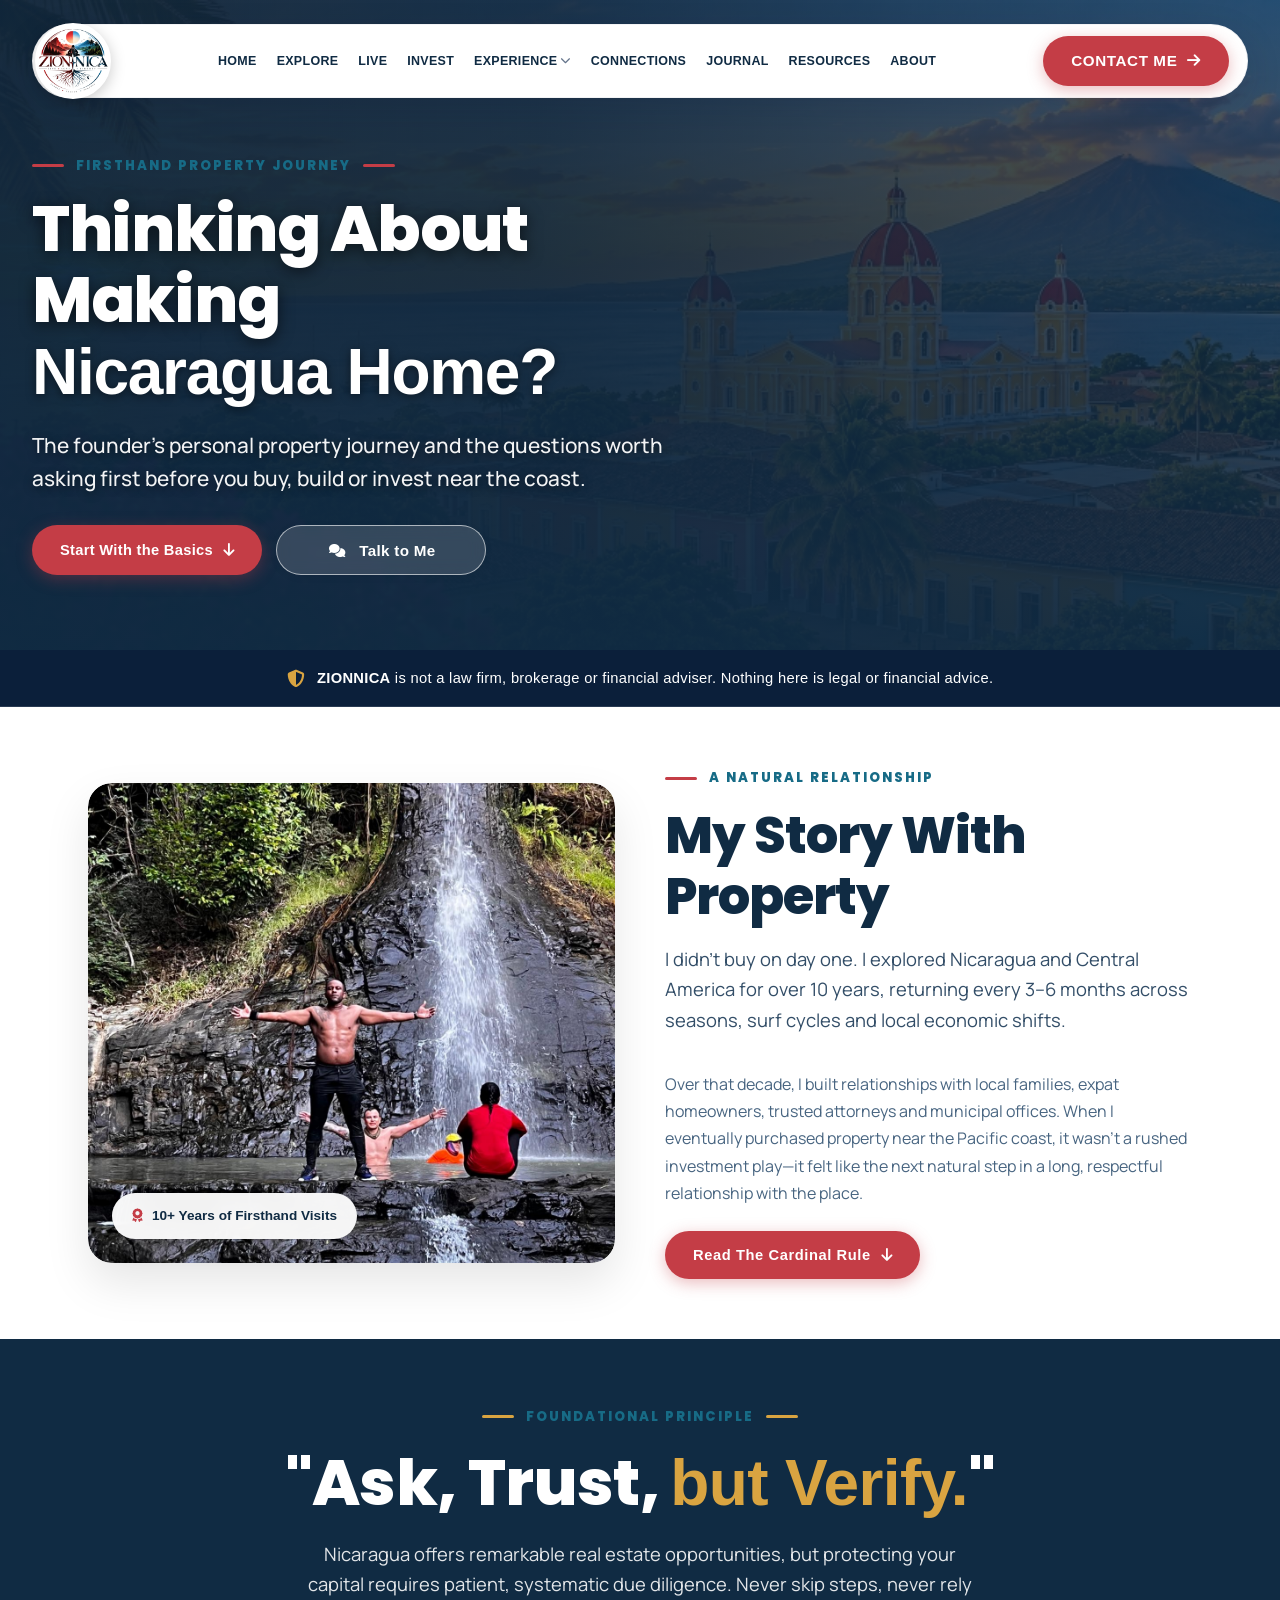
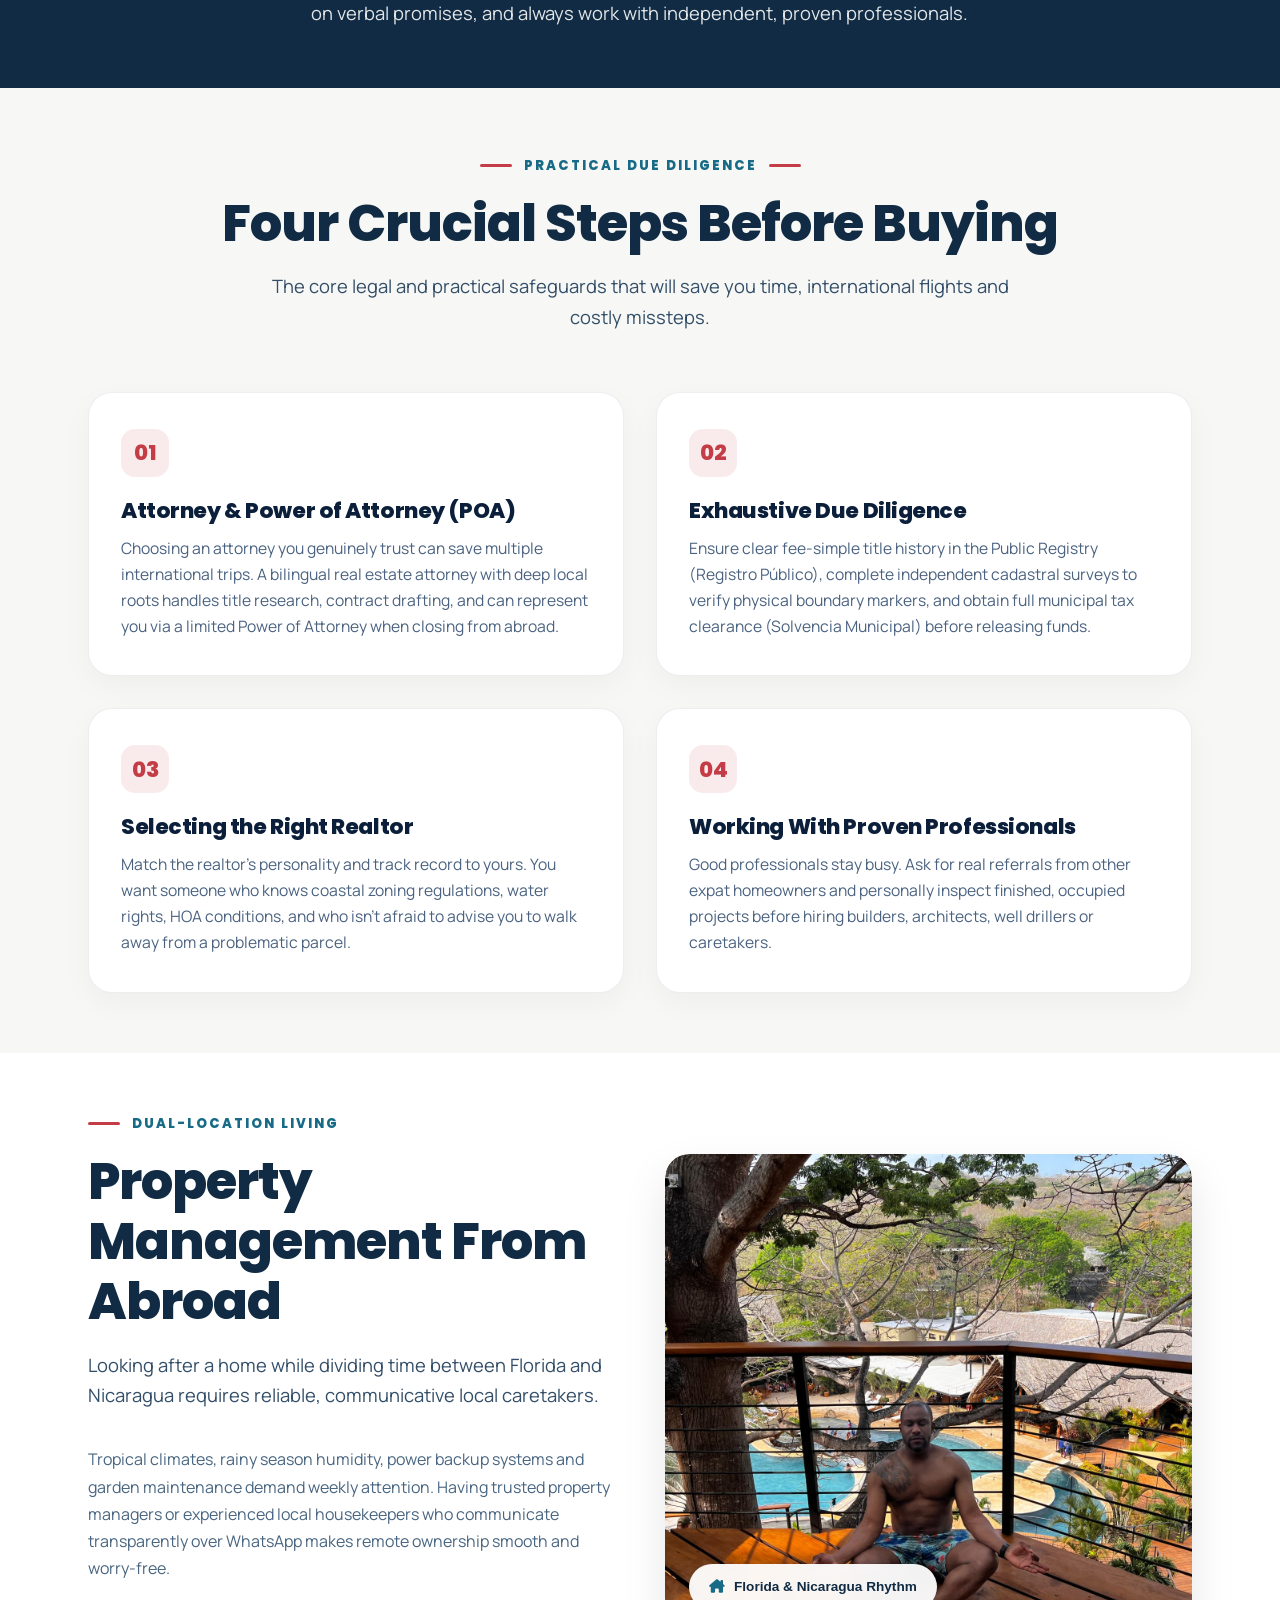
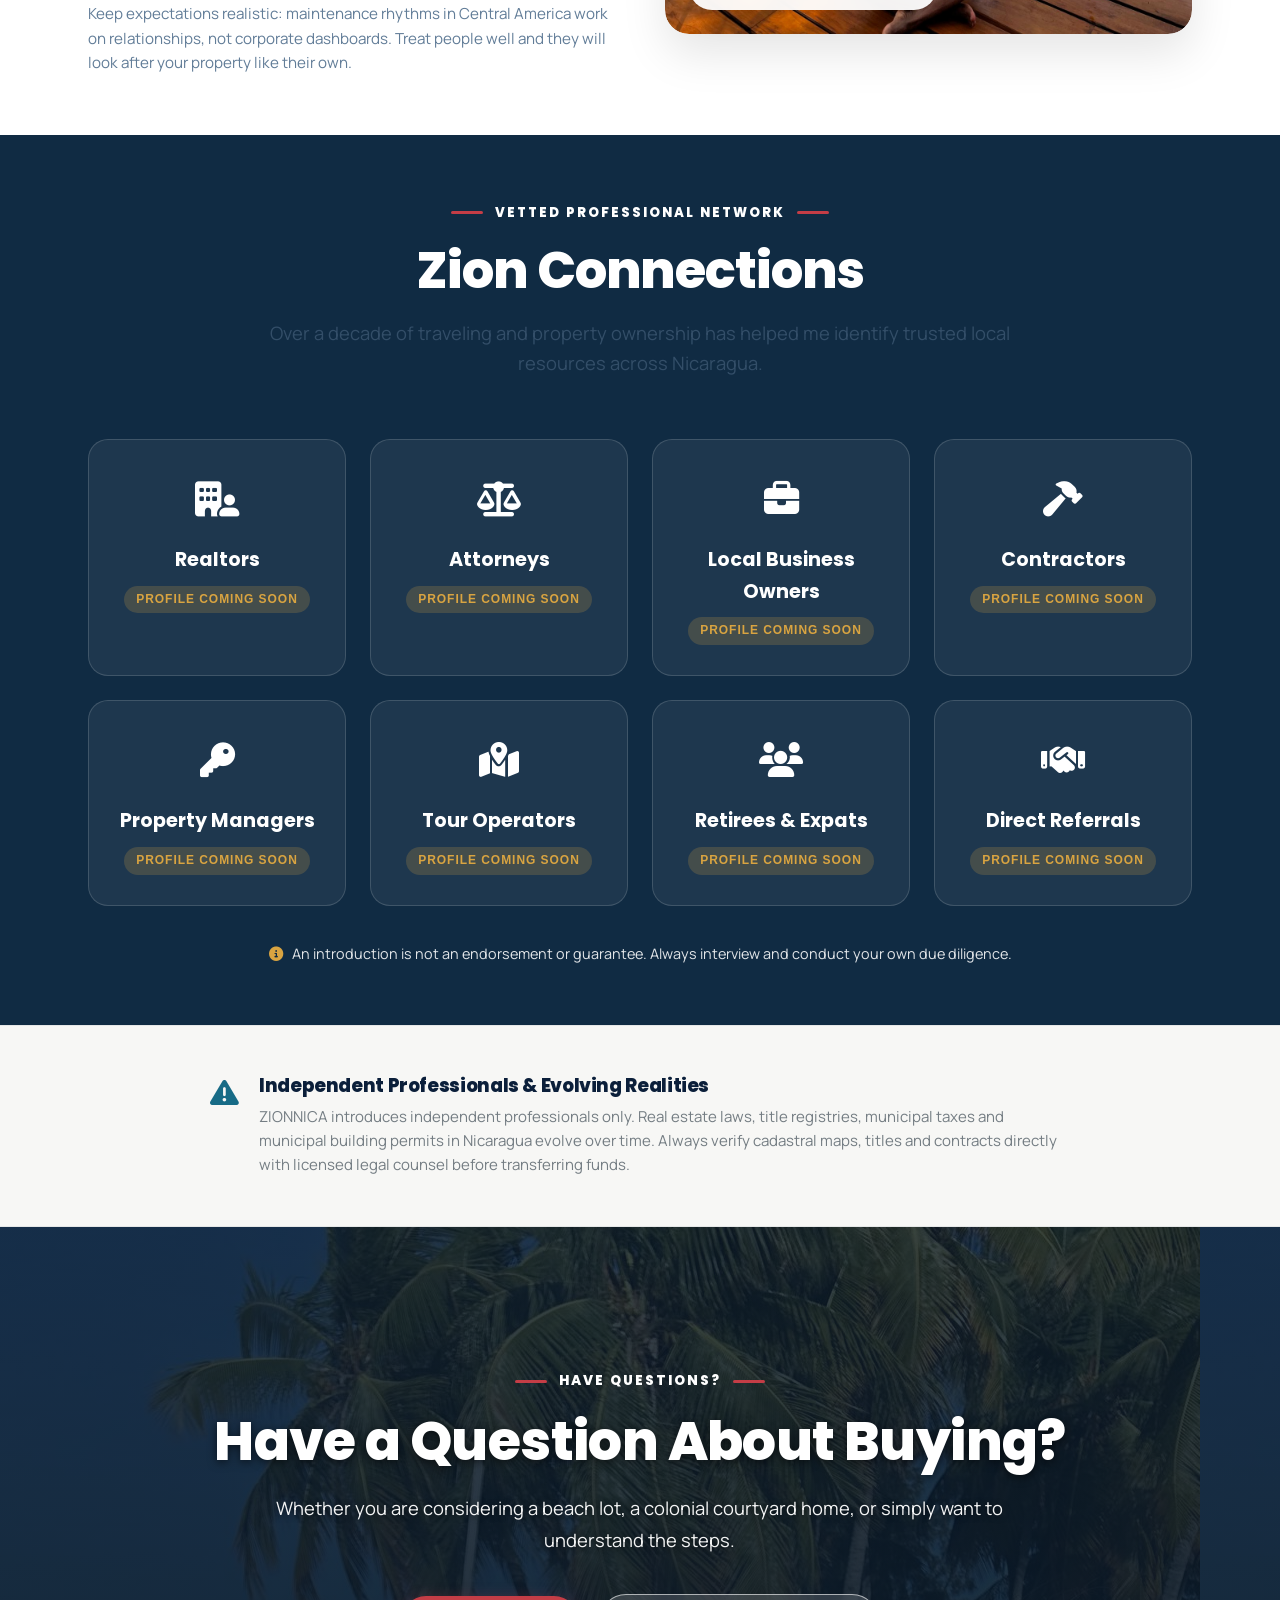
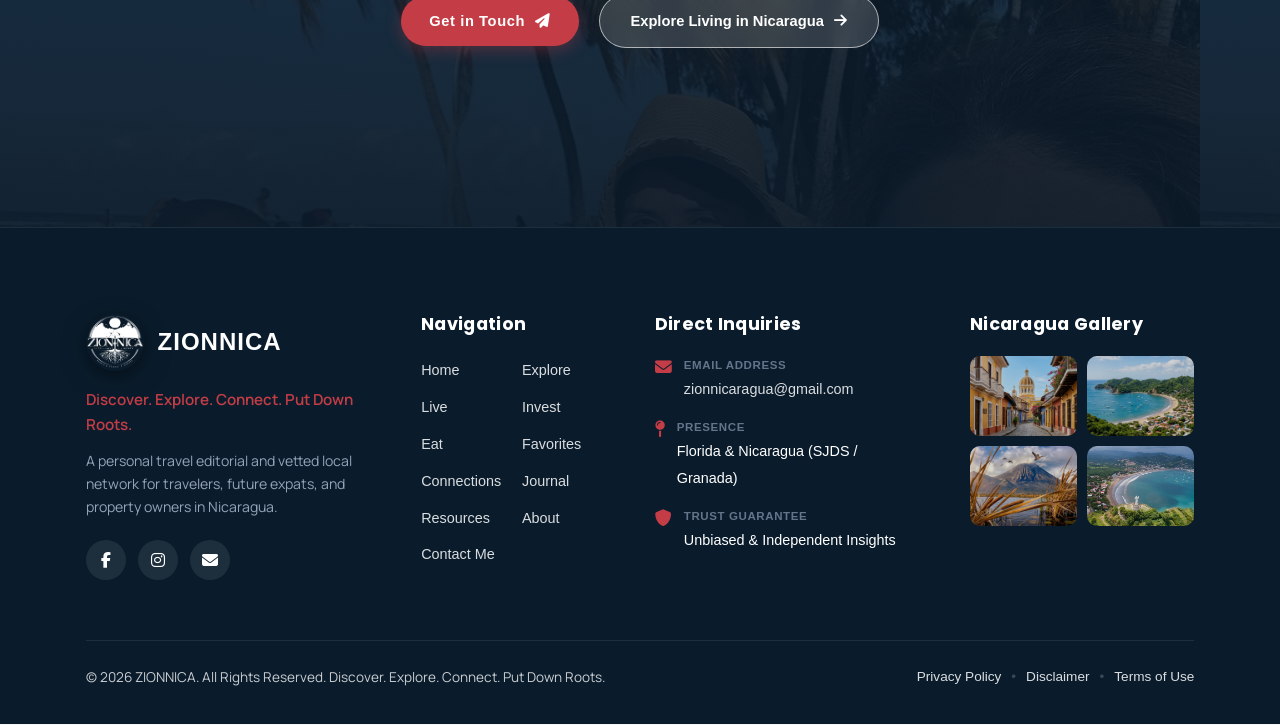
<file: invest.html>
<!DOCTYPE html>
<html lang="en">
<head>
  <meta charset="UTF-8">
  <meta name="viewport" content="width=device-width, initial-scale=1.0">
  <title>Property &amp; Investment | ZIONNICA — Firsthand Due Diligence &amp; Buying Guide</title>
  <meta name="description" content="Thinking about buying property in Nicaragua? Realities, due diligence, trusted attorneys and property management from a decade of firsthand experience.">
  
  <!-- Favicon -->
  <link rel="icon" type="image/webp" href="assets/FAVICON.webp">

  <!-- Google Fonts: Poppins (Headings) & Manrope (Body) -->
  <link rel="preconnect" href="https://fonts.googleapis.com">
  <link rel="preconnect" href="https://fonts.gstatic.com" crossorigin>
  <link href="https://fonts.googleapis.com/css2?family=Manrope:wght@400;500;600;700&family=Poppins:wght@500;600;700;800;900&display=swap" rel="stylesheet">

  <!-- Font Awesome Icons -->
  <link rel="stylesheet" href="https://cdnjs.cloudflare.com/ajax/libs/font-awesome/6.4.0/css/all.min.css">

  <!-- Core Stylesheet -->
  <link rel="stylesheet" href="style.css?v=3">
</head>
<body class="page-invest">

  <!-- Page Loader -->
  <div class="site-loader" id="loader">
    <div class="loader-spinner"></div>
  </div>

  <div class="page-wrapper">

    <!-- ==========================================
         FLOATING STICKY HEADER
         ========================================== -->
    <header class="header_floating-wrap" id="header">
      <div class="navbar_floating-container">

        <!-- Brand Logo -->
        <a href="index.html#hero" class="floating-logo" aria-label="ZIONNICA">
          <img src="assets/zionnica_official_logo.png" alt="ZIONNICA Logo" class="brand-official-logo">
        </a>

        <!-- Center Navigation -->
        <nav class="floating-nav-menu" id="floating-nav">
          <div class="mobile-sidebar-header">
            <div class="mobile-sidebar-brand">
              <img src="assets/zionnica_official_logo.png" alt="ZIONNICA" class="mobile-sidebar-logo">
              <span class="mobile-sidebar-name">ZIONNICA</span>
            </div>
            <button class="mobile-sidebar-close" id="mobile-sidebar-close" aria-label="Close Menu">
              <i class="fa-solid fa-xmark"></i>
            </button>
          </div>

          <div class="mobile-sidebar-links">
            <a href="index.html#hero" class="nav-item"><span>HOME</span></a>
            <a href="explore.html" class="nav-item"><span>EXPLORE</span></a>
            <a href="live.html" class="nav-item"><span>LIVE</span></a>
            <a href="invest.html" class="nav-item active"><span>INVEST</span></a>
            <div class="nav-dropdown">
              <a href="eat.html" class="nav-item dropdown-trigger">
                <span>EXPERIENCE</span>
                <i class="fa-solid fa-chevron-down nav-arrow"></i>
              </a>
              <div class="dropdown-menu">
                <a href="eat.html" class="dropdown-link">
                  <i class="fa-solid fa-utensils"></i>
                  <div>
                    <strong>Eat</strong>
                    <small>Local food, dining &amp; beach restaurants</small>
                  </div>
                </a>
                <a href="index.html#favorites" class="dropdown-link">
                  <i class="fa-solid fa-star"></i>
                  <div>
                    <strong>Favorites</strong>
                    <small>Curated top picks &amp; local recommendations</small>
                  </div>
                </a>
              </div>
            </div>
            <a href="index.html#connections" class="nav-item"><span>CONNECTIONS</span></a>
            <a href="index.html#journal" class="nav-item"><span>JOURNAL</span></a>
            <a href="explore.html#getting-there" class="nav-item"><span>RESOURCES</span></a>
            <a href="index.html#story" class="nav-item"><span>ABOUT</span></a>
          </div>

          <div class="mobile-sidebar-footer">
            <a href="contact.html" class="mobile-sidebar-cta">
              <span>CONTACT ME</span>
              <i class="fa-solid fa-arrow-right"></i>
            </a>
          </div>
        </nav>

        <!-- Right Side Actions -->
        <div class="floating-nav-actions">
          <a href="contact.html" class="floating-cta-btn">
            <span>CONTACT ME</span>
            <i class="fa-solid fa-arrow-right"></i>
          </a>

          <!-- Mobile Hamburger Toggle -->
          <button class="floating-mobile-toggle" id="floating-mobile-toggle" aria-label="Toggle Navigation">
            <span></span><span></span><span></span>
          </button>
        </div>

      </div>
    </header>

    <!-- Mobile Nav Backdrop Overlay -->
    <div class="mobile-nav-backdrop" id="mobile-nav-backdrop"></div>

    <!-- ==========================================
         HERO SECTION: PROPERTY & INVESTMENT
         ========================================== -->
    <section class="hero-image-exact inner-hero" id="hero-invest" style="background-image: url('img/IMG-20260909-WA0059.jpg');">
      <div class="hero-image-content-container">
        <div class="hero-text-block">
          
          <div class="editorial_eyebrow-badge" style="margin-bottom: 16px;">
            <span class="editorial_eyebrow-dash" style="background-color: var(--zn-crimson);"></span>
            <span class="editorial_eyebrow-text" style="color: #FFFFFF; font-weight: 700; letter-spacing: 0.14em;">FIRSTHAND PROPERTY JOURNEY</span>
            <span class="editorial_eyebrow-dash" style="background-color: var(--zn-crimson);"></span>
          </div>

          <h1 class="hero-main-title">
            Thinking About Making <span class="hero-highlight-title">Nicaragua Home?</span>
          </h1>

          <p class="hero-tagline-desc">
            The founder's personal property journey and the questions worth asking first before you buy, build or invest near the coast.
          </p>

          <div class="hero-action-pair">
            <a href="#my-story" class="hero-btn-primary">
              <span>Start With the Basics</span>
              <i class="fa-solid fa-arrow-down"></i>
            </a>
            <a href="contact.html" class="hero-btn-story" style="text-decoration: none;">
              <span class="story-play-circle"><i class="fa-solid fa-comments"></i></span>
              <span class="story-btn-text">Talk to Me</span>
            </a>
          </div>

        </div>
      </div>
    </section>

    <!-- ==========================================
         TRUST BAR STRIP (Directly under Hero)
         ========================================== -->
    <div class="trust-bar-strip">
      <i class="fa-solid fa-shield-halved"></i>
      <span><strong>ZIONNICA</strong> is not a law firm, brokerage or financial adviser. Nothing here is legal or financial advice.</span>
    </div>

    <!-- ==========================================
         SECTION 1: MY STORY WITH PROPERTY (Split Layout)
         ========================================== -->
    <section class="section_editorial section-colorway-white pv-large" id="my-story">
      <div class="container-large padding-global">
        <div class="split-editorial-wrap">
          
          <div class="split-editorial-media">
            <div class="split-photo-frame">
              <img src="img/IMG-20260909-WA0022.jpg" alt="Pacific Coastline Property in Nicaragua" class="split-main-photo" loading="lazy">
            </div>
            <div class="split-floating-pill">
              <i class="fa-solid fa-award" style="color: #C43D46;"></i>
              <span>10+ Years of Firsthand Visits</span>
            </div>
          </div>

          <div class="split-editorial-content">
            <div class="editorial_eyebrow-badge is-left">
              <span class="editorial_eyebrow-dash"></span>
              <span class="editorial_eyebrow-text">A NATURAL RELATIONSHIP</span>
            </div>
            <h2 class="editorial_title-large">My Story With Property</h2>
            <p class="editorial_lead-paragraph" style="margin-left: 0; color: #334E68;">
              I didn't buy on day one. I explored Nicaragua and Central America for over 10 years, returning every 3–6 months across seasons, surf cycles and local economic shifts.
            </p>
            <p style="font-size: 1rem; line-height: 1.7; color: #486581; margin-bottom: 24px;">
              Over that decade, I built relationships with local families, expat homeowners, trusted attorneys and municipal offices. When I eventually purchased property near the Pacific coast, it wasn't a rushed investment play—it felt like the next natural step in a long, respectful relationship with the place.
            </p>
            <div style="display: flex; gap: 16px; flex-wrap: wrap;">
              <a href="#cardinal-rule" class="cta_btn-primary">
                <span>Read The Cardinal Rule</span>
                <i class="fa-solid fa-arrow-down"></i>
              </a>
            </div>
          </div>

        </div>
      </div>
    </section>

    <!-- ==========================================
         SECTION 2: THE CARDINAL RULE (Centred Navy Statement Block)
         ========================================== -->
    <section class="section_cardinal-rule" id="cardinal-rule">
      <div class="container-large padding-global">
        <div style="max-width: 900px; margin: 0 auto;">
          <div class="editorial_eyebrow-badge" style="justify-content: center; margin-bottom: 18px;">
            <span class="editorial_eyebrow-dash" style="background: #D9A441;"></span>
            <span class="editorial_eyebrow-text" style="color: #D9A441;">FOUNDATIONAL PRINCIPLE</span>
            <span class="editorial_eyebrow-dash" style="background: #D9A441;"></span>
          </div>
          <h2 class="cardinal-quote-large">
            "Ask, Trust, <span>but Verify.</span>"
          </h2>
          <p class="cardinal-subtext">
            Nicaragua offers remarkable real estate opportunities, but protecting your capital requires patient, systematic due diligence. Never skip steps, never rely on verbal promises, and always work with independent, proven professionals.
          </p>
        </div>
      </div>
    </section>

    <!-- ==========================================
         SECTION 3: BUYING CONSIDERATIONS — FOUR STEPS
         ========================================== -->
    <section class="section_editorial section-colorway-ivory pv-large" id="considerations">
      <div class="container-large padding-global">
        
        <div class="editorial_header-wrap text-center">
          <div class="editorial_eyebrow-badge">
            <span class="editorial_eyebrow-dash"></span>
            <span class="editorial_eyebrow-text">PRACTICAL DUE DILIGENCE</span>
            <span class="editorial_eyebrow-dash"></span>
          </div>
          <h2 class="editorial_title-large">Four Crucial Steps Before Buying</h2>
          <p class="editorial_lead-paragraph">
            The core legal and practical safeguards that will save you time, international flights and costly missteps.
          </p>
        </div>

        <div class="buying-steps-grid">

          <!-- Step 1 -->
          <div class="buying-step-card">
            <div class="step-number-badge">01</div>
            <h3>Attorney &amp; Power of Attorney (POA)</h3>
            <p>
              Choosing an attorney you genuinely trust can save multiple international trips. A bilingual real estate attorney with deep local roots handles title research, contract drafting, and can represent you via a limited Power of Attorney when closing from abroad.
            </p>
          </div>

          <!-- Step 2 -->
          <div class="buying-step-card">
            <div class="step-number-badge">02</div>
            <h3>Exhaustive Due Diligence</h3>
            <p>
              Ensure clear fee-simple title history in the Public Registry (Registro Público), complete independent cadastral surveys to verify physical boundary markers, and obtain full municipal tax clearance (Solvencia Municipal) before releasing funds.
            </p>
          </div>

          <!-- Step 3 -->
          <div class="buying-step-card">
            <div class="step-number-badge">03</div>
            <h3>Selecting the Right Realtor</h3>
            <p>
              Match the realtor's personality and track record to yours. You want someone who knows coastal zoning regulations, water rights, HOA conditions, and who isn't afraid to advise you to walk away from a problematic parcel.
            </p>
          </div>

          <!-- Step 4 -->
          <div class="buying-step-card">
            <div class="step-number-badge">04</div>
            <h3>Working With Proven Professionals</h3>
            <p>
              Good professionals stay busy. Ask for real referrals from other expat homeowners and personally inspect finished, occupied projects before hiring builders, architects, well drillers or caretakers.
            </p>
          </div>

        </div>

      </div>
    </section>

    <!-- ==========================================
         SECTION 4: PROPERTY MANAGEMENT FROM ABROAD (Split Layout)
         ========================================== -->
    <section class="section_editorial section-colorway-white pv-large" id="management">
      <div class="container-large padding-global">
        <div class="split-editorial-wrap">

          <div class="split-editorial-content">
            <div class="editorial_eyebrow-badge is-left">
              <span class="editorial_eyebrow-dash"></span>
              <span class="editorial_eyebrow-text">DUAL-LOCATION LIVING</span>
            </div>
            <h2 class="editorial_title-large">Property Management From Abroad</h2>
            <p class="editorial_lead-paragraph" style="margin-left: 0; color: #334E68;">
              Looking after a home while dividing time between Florida and Nicaragua requires reliable, communicative local caretakers.
            </p>
            <p style="font-size: 1rem; line-height: 1.7; color: #486581; margin-bottom: 20px;">
              Tropical climates, rainy season humidity, power backup systems and garden maintenance demand weekly attention. Having trusted property managers or experienced local housekeepers who communicate transparently over WhatsApp makes remote ownership smooth and worry-free.
            </p>
            <p style="font-size: 0.95rem; line-height: 1.6; color: #627D98;">
              Keep expectations realistic: maintenance rhythms in Central America work on relationships, not corporate dashboards. Treat people well and they will look after your property like their own.
            </p>
          </div>

          <div class="split-editorial-media">
            <div class="split-photo-frame">
              <img src="img/IMG-20260909-WA0004.jpg" alt="Coastal Home and Sunset in Nicaragua" class="split-main-photo" loading="lazy">
            </div>
            <div class="split-floating-pill">
              <i class="fa-solid fa-house-chimney" style="color: #176B86;"></i>
              <span>Florida &amp; Nicaragua Rhythm</span>
            </div>
          </div>

        </div>
      </div>
    </section>

    <!-- ==========================================
         SECTION 5: ZION CONNECTIONS (Navy Section)
         ========================================== -->
    <section class="section_editorial section-colorway-navy pv-large" id="connections">
      <div class="container-large padding-global">

        <div class="editorial_header-wrap text-center">
          <div class="editorial_eyebrow-badge">
            <span class="editorial_eyebrow-dash"></span>
            <span class="editorial_eyebrow-text">VETTED PROFESSIONAL NETWORK</span>
            <span class="editorial_eyebrow-dash"></span>
          </div>
          <h2 class="editorial_title-large" style="color: #FFFFFF;">Zion Connections</h2>
          <p class="editorial_lead-paragraph" style="color: rgba(255, 255, 255, 0.88);">
            Over a decade of traveling and property ownership has helped me identify trusted local resources across Nicaragua.
          </p>
        </div>

        <div class="zion-connections-grid">
          
          <div class="zion-conn-card">
            <div class="zion-conn-icon"><i class="fa-solid fa-building-user"></i></div>
            <div class="zion-conn-title">Realtors</div>
            <span class="zion-conn-status">Profile coming soon</span>
          </div>

          <div class="zion-conn-card">
            <div class="zion-conn-icon"><i class="fa-solid fa-scale-balanced"></i></div>
            <div class="zion-conn-title">Attorneys</div>
            <span class="zion-conn-status">Profile coming soon</span>
          </div>

          <div class="zion-conn-card">
            <div class="zion-conn-icon"><i class="fa-solid fa-briefcase"></i></div>
            <div class="zion-conn-title">Local Business Owners</div>
            <span class="zion-conn-status">Profile coming soon</span>
          </div>

          <div class="zion-conn-card">
            <div class="zion-conn-icon"><i class="fa-solid fa-hammer"></i></div>
            <div class="zion-conn-title">Contractors</div>
            <span class="zion-conn-status">Profile coming soon</span>
          </div>

          <div class="zion-conn-card">
            <div class="zion-conn-icon"><i class="fa-solid fa-key"></i></div>
            <div class="zion-conn-title">Property Managers</div>
            <span class="zion-conn-status">Profile coming soon</span>
          </div>

          <div class="zion-conn-card">
            <div class="zion-conn-icon"><i class="fa-solid fa-map-location-dot"></i></div>
            <div class="zion-conn-title">Tour Operators</div>
            <span class="zion-conn-status">Profile coming soon</span>
          </div>

          <div class="zion-conn-card">
            <div class="zion-conn-icon"><i class="fa-solid fa-users"></i></div>
            <div class="zion-conn-title">Retirees &amp; Expats</div>
            <span class="zion-conn-status">Profile coming soon</span>
          </div>

          <div class="zion-conn-card">
            <div class="zion-conn-icon"><i class="fa-solid fa-handshake"></i></div>
            <div class="zion-conn-title">Direct Referrals</div>
            <span class="zion-conn-status">Profile coming soon</span>
          </div>

        </div>

        <p style="text-align: center; color: rgba(255, 255, 255, 0.7); font-size: 0.9rem; margin-top: 36px;">
          <i class="fa-solid fa-circle-info" style="color: #D9A441; margin-right: 6px;"></i>
          An introduction is not an endorsement or guarantee. Always interview and conduct your own due diligence.
        </p>

      </div>
    </section>

    <!-- ==========================================
         SECTION 6: HONEST DISCLAIMER BAND (Warm White)
         ========================================== -->
    <div class="disclaimer-band">
      <div class="disclaimer-box">
        <i class="fa-solid fa-triangle-exclamation disclaimer-icon"></i>
        <div class="disclaimer-text">
          <h4>Independent Professionals &amp; Evolving Realities</h4>
          <p>
            ZIONNICA introduces independent professionals only. Real estate laws, title registries, municipal taxes and municipal building permits in Nicaragua evolve over time. Always verify cadastral maps, titles and contracts directly with licensed legal counsel before transferring funds.
          </p>
        </div>
      </div>
    </div>

    <!-- ==========================================
         CLOSING CTA (Photographic)
         ========================================== -->
    <section class="section_final-cta" id="contact" style="background-image: url('img/IMG-20260909-WA0005.jpg');">
      <div class="final-cta_dark-overlay"></div>
      <div class="padding-global final-cta_content-layer">
        <div class="container-large text-center">
          <div class="final-cta_box">
            <div class="final-cta_eyebrow-badge">
              <span class="cta_eyebrow-dash"></span>
              <span class="cta_eyebrow-text">HAVE QUESTIONS?</span>
              <span class="cta_eyebrow-dash"></span>
            </div>
            <h2 class="final-cta_heading">Have a Question About Buying?</h2>
            <p class="final-cta_description">
              Whether you are considering a beach lot, a colonial courtyard home, or simply want to understand the steps.
            </p>
            <div class="final-cta_buttons-wrap">
              <a href="contact.html" class="cta_btn-primary">
                <span>Get in Touch</span>
                <i class="fa-solid fa-paper-plane"></i>
              </a>
              <a href="live.html" class="cta_btn-secondary">
                <span>Explore Living in Nicaragua</span>
                <i class="fa-solid fa-arrow-right"></i>
              </a>
            </div>
          </div>
        </div>
      </div>
    </section>

    <!-- ==========================================
         SHARED SITE FOOTER
         ========================================== -->
    <footer class="footer_navy">
      <div class="padding-global">
        <div class="container-large">

          <div class="footer_grid-top">

            <!-- Column 1: Brand & Tagline -->
            <div class="footer_col brand_col">
              <div class="footer_logo-row">
                <img src="assets/zionnica_logo_white.png" alt="ZIONNICA Emblem" class="footer_emblem-logo">
                <span class="footer_logo-title">ZIONNICA</span>
              </div>
              <p class="footer_tagline">
                Discover. Explore. Connect. Put Down Roots.
              </p>
              <p class="footer_bio">
                A personal travel editorial and vetted local network for travelers, future expats, and property owners in Nicaragua.
              </p>
              <div class="footer_social-row">
                <a href="#hero" class="footer_social-circle" aria-label="Facebook"><i class="fa-brands fa-facebook-f"></i></a>
                <a href="#hero" class="footer_social-circle" aria-label="Instagram"><i class="fa-brands fa-instagram"></i></a>
                <a href="mailto:zionnicaragua@gmail.com" class="footer_social-circle" aria-label="Email"><i class="fa-solid fa-envelope"></i></a>
              </div>
            </div>

            <!-- Column 2: Navigation Links -->
            <div class="footer_col nav_col">
              <h4 class="footer_col-title">Navigation</h4>
              <ul class="footer_nav-list">
                <li><a href="index.html#hero">Home</a></li>
                <li><a href="explore.html">Explore</a></li>
                <li><a href="live.html">Live</a></li>
                <li><a href="invest.html">Invest</a></li>
                <li><a href="eat.html">Eat</a></li>
                <li><a href="index.html#favorites">Favorites</a></li>
                <li><a href="index.html#connections">Connections</a></li>
                <li><a href="index.html#journal">Journal</a></li>
                <li><a href="explore.html#getting-there">Resources</a></li>
                <li><a href="index.html#story">About</a></li>
                <li><a href="contact.html">Contact Me</a></li>
              </ul>
            </div>

            <!-- Column 3: Contact Information -->
            <div class="footer_col contact_col">
              <h4 class="footer_col-title">Direct Inquiries</h4>
              <ul class="footer_info-list">
                <li>
                  <i class="fa-solid fa-envelope footer_info-icon"></i>
                  <div>
                    <span class="info_label">Email Address</span>
                    <a href="mailto:zionnicaragua@gmail.com" class="info_val">zionnicaragua@gmail.com</a>
                  </div>
                </li>
                <li>
                  <i class="fa-solid fa-map-pin footer_info-icon"></i>
                  <div>
                    <span class="info_label">Presence</span>
                    <span class="info_val">Florida &amp; Nicaragua (SJDS / Granada)</span>
                  </div>
                </li>
                <li>
                  <i class="fa-solid fa-shield footer_info-icon"></i>
                  <div>
                    <span class="info_label">Trust Guarantee</span>
                    <span class="info_val">Unbiased &amp; Independent Insights</span>
                  </div>
                </li>
              </ul>
            </div>

            <!-- Column 4: Curated Visual Gallery -->
            <div class="footer_col gallery_col">
              <h4 class="footer_col-title">Nicaragua Gallery</h4>
              <div class="footer_gallery-row">
                <img src="assets/dest-granada.png" alt="Colonial Granada" class="footer_gal-thumb">
                <img src="assets/dest-sanjuan.png" alt="San Juan del Sur" class="footer_gal-thumb">
                <img src="assets/volcano_adventures.png" alt="Volcano Adventures" class="footer_gal-thumb">
                <img src="assets/beach_escapes.png" alt="Popoyo Coast" class="footer_gal-thumb">
              </div>
            </div>

          </div>

          <!-- Footer Bottom Bar -->
          <div class="footer_bottom-row">
            <p class="copyright_text">
              &copy; 2026 ZIONNICA. All Rights Reserved. Discover. Explore. Connect. Put Down Roots.
            </p>
            <div class="footer_legal-links">
              <a href="contact.html">Privacy Policy</a>
              <span class="legal_sep">&bull;</span>
              <a href="contact.html">Disclaimer</a>
              <span class="legal_sep">&bull;</span>
              <a href="contact.html">Terms of Use</a>
            </div>
          </div>

        </div>
      </div>
    </footer>

    <!-- Back to Top Button -->
    <button class="back-to-top-btn" id="back-to-top" aria-label="Back to Top">
      <i class="fa-solid fa-arrow-up"></i>
    </button>

  </div>

  <!-- Core JavaScript -->
  <script src="script.js"></script>
</body>
</html>
</file>
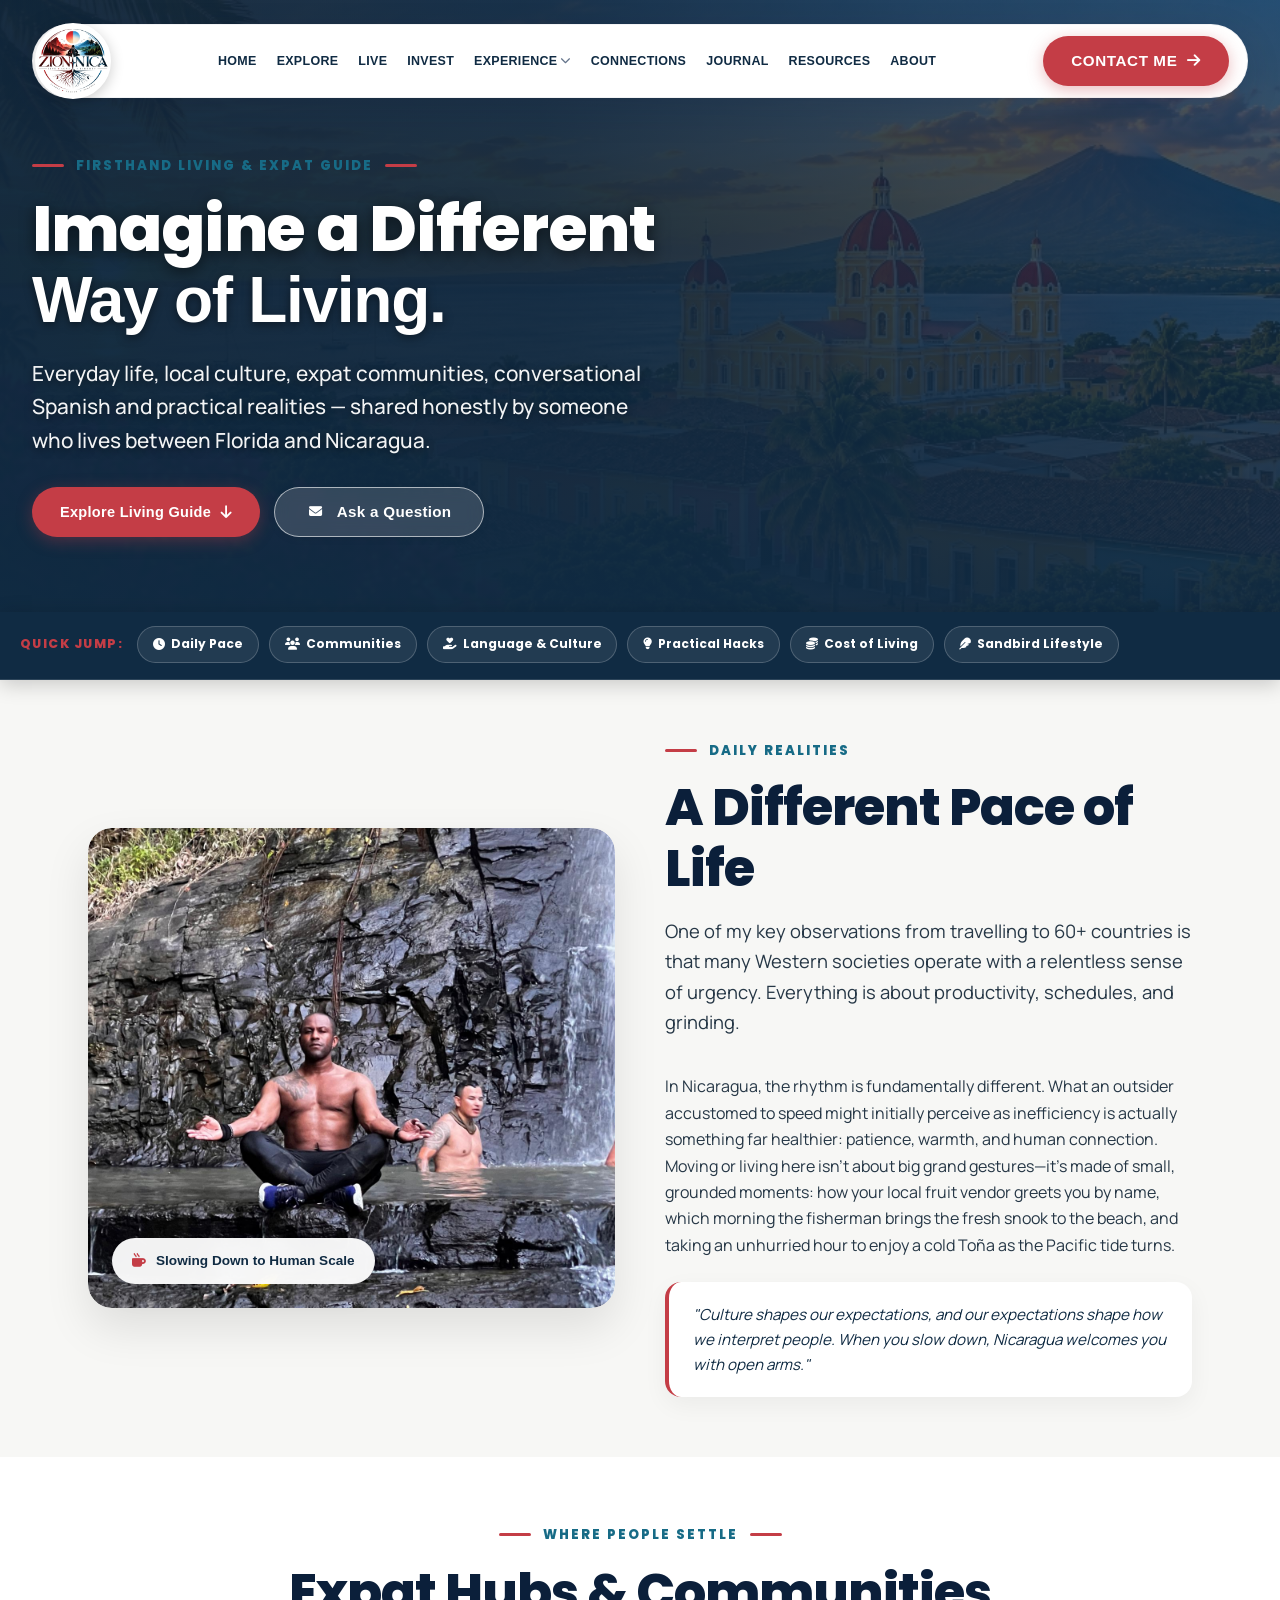
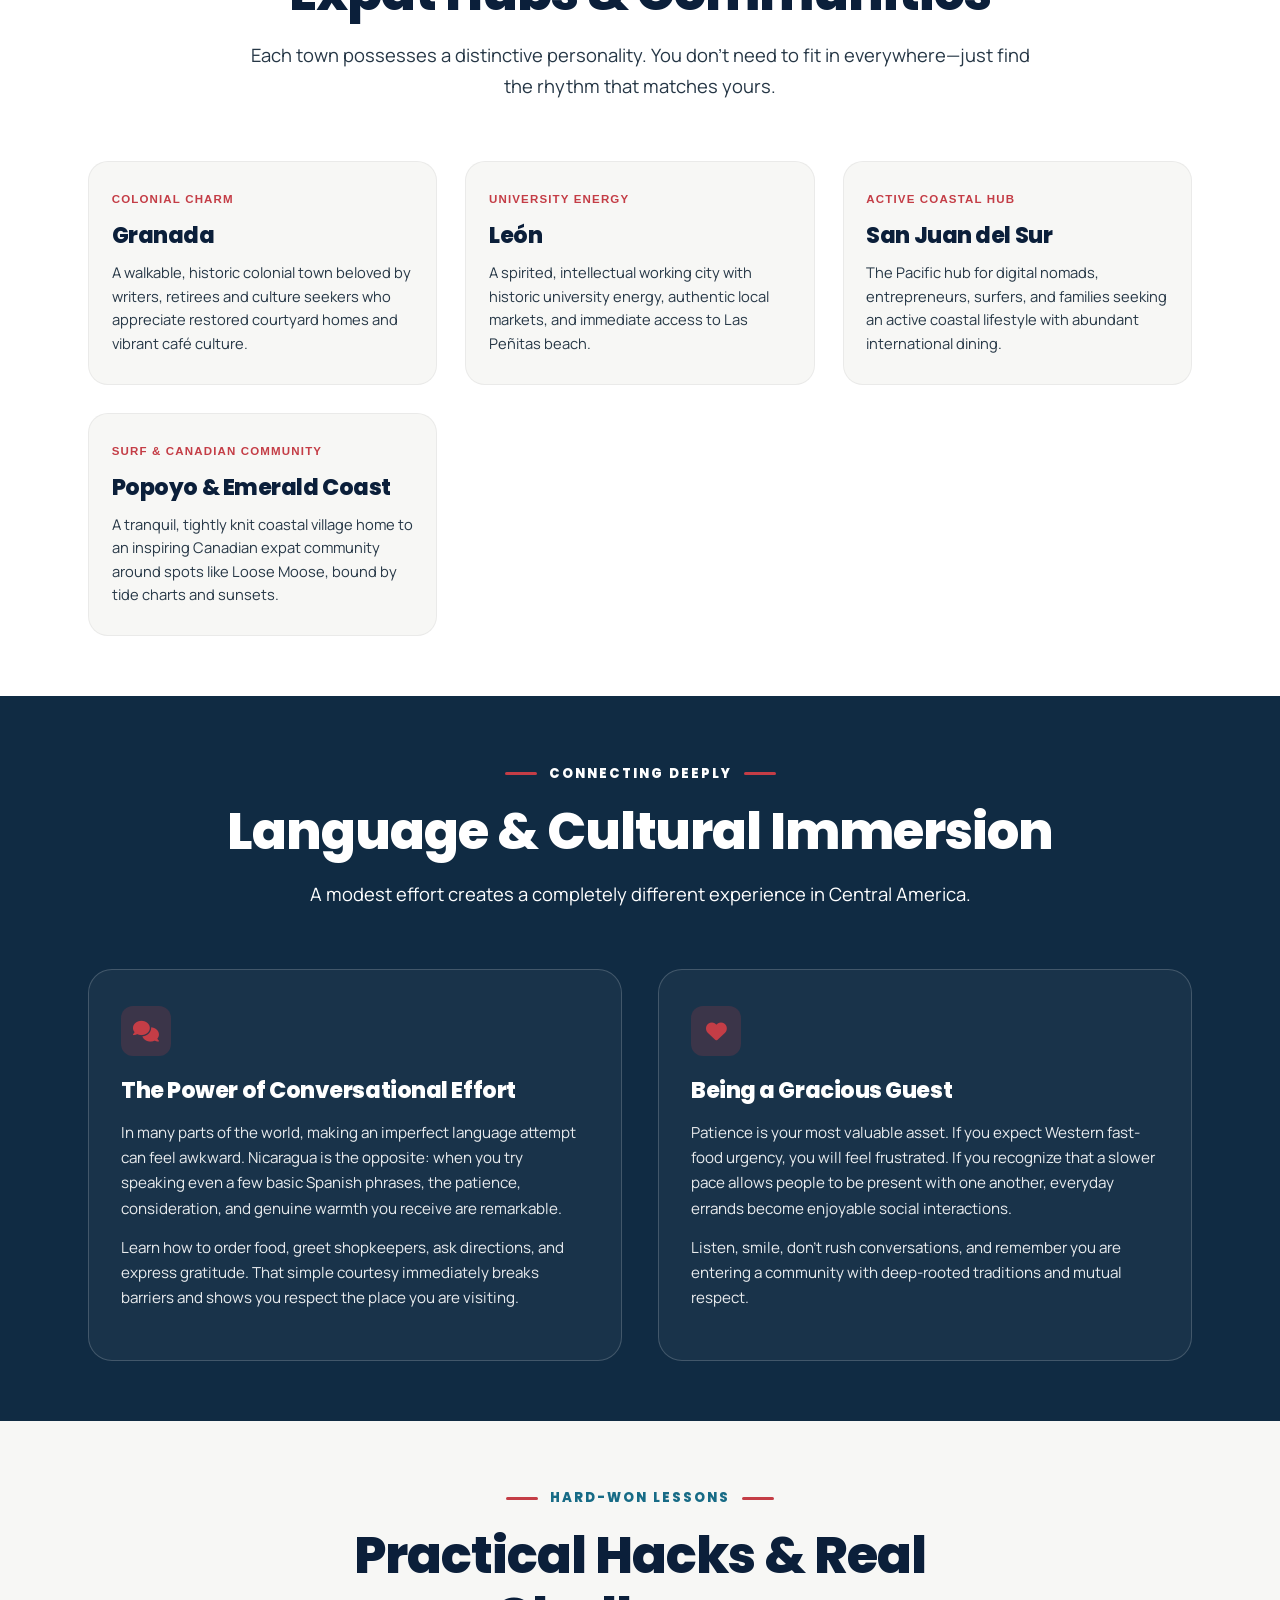
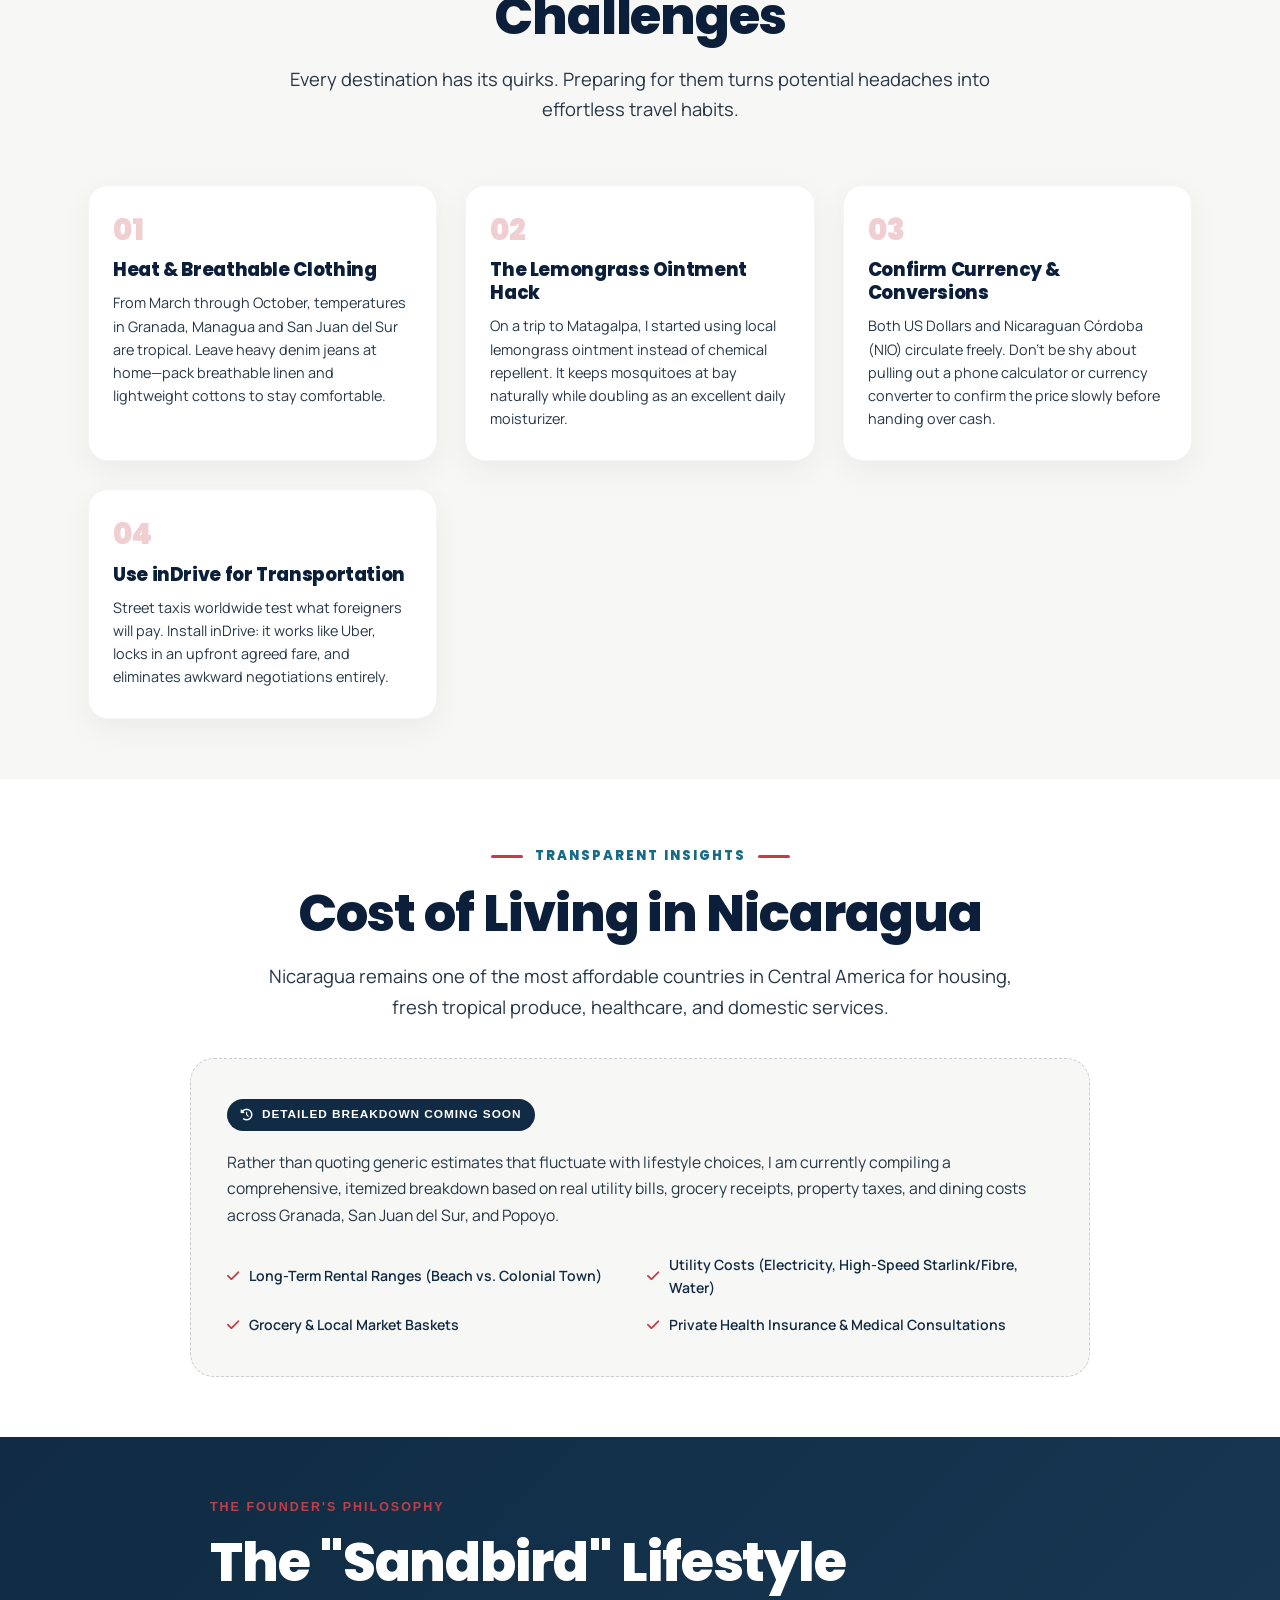
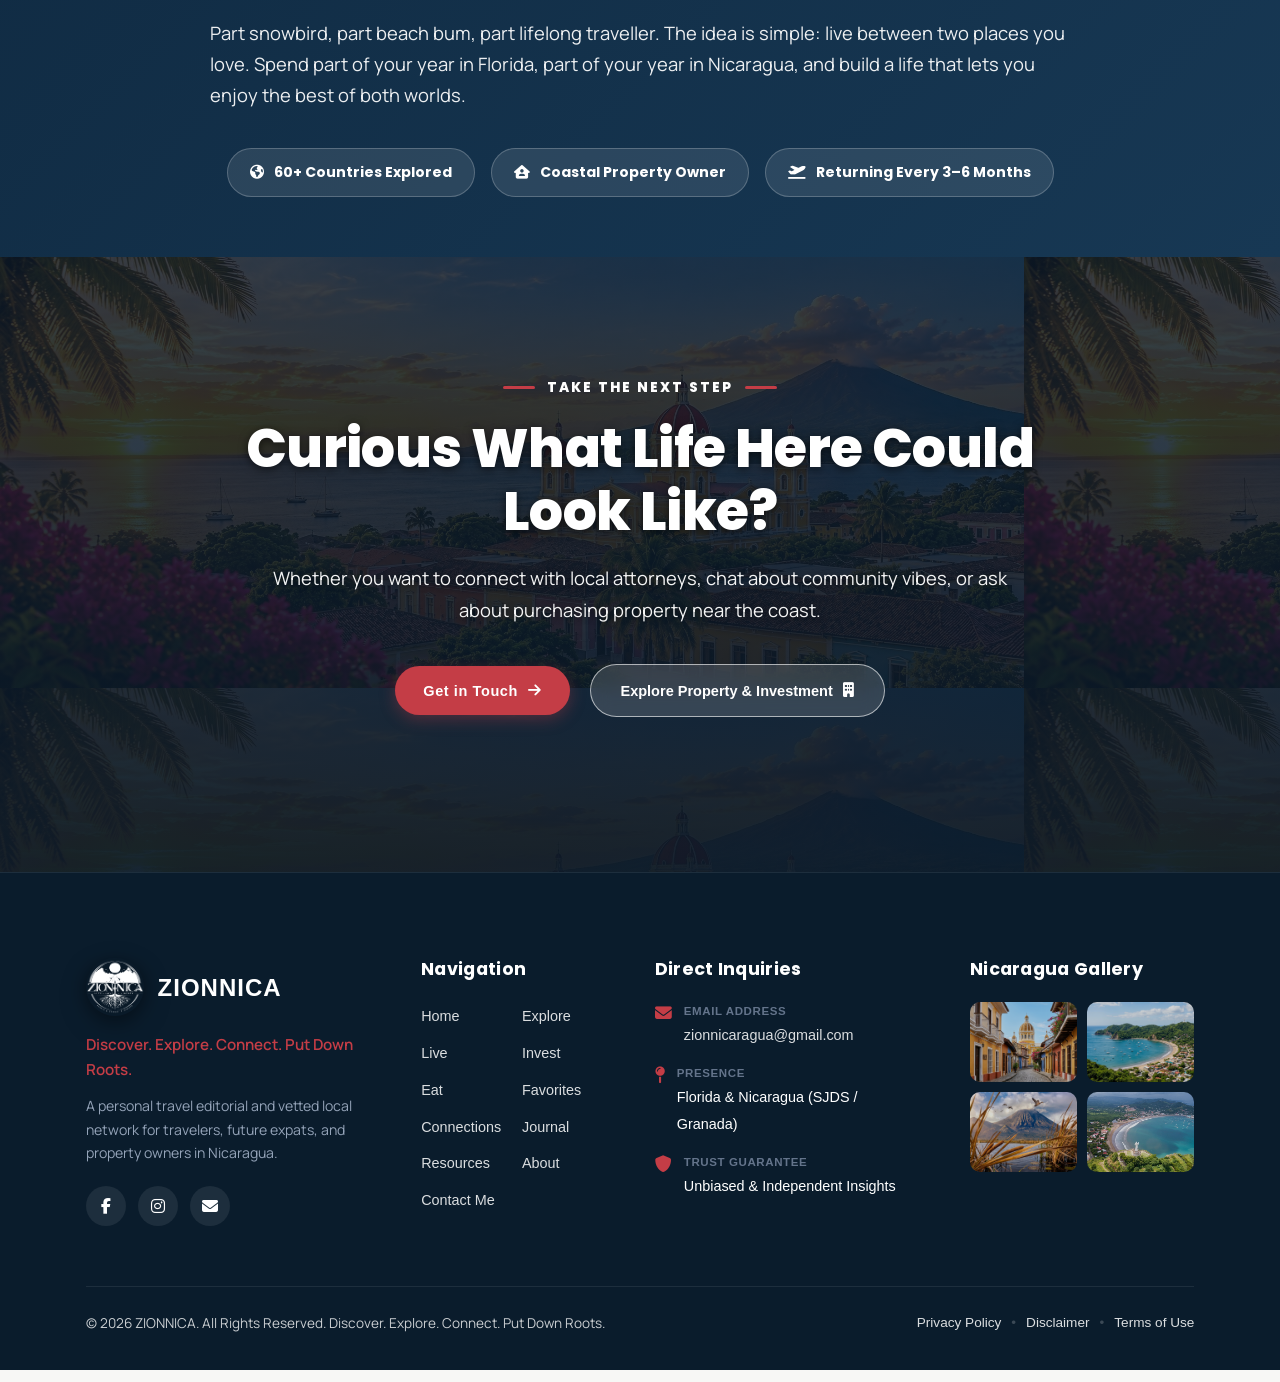
<file: live.html>
<!DOCTYPE html>
<html lang="en">
<head>
  <meta charset="UTF-8">
  <meta name="viewport" content="width=device-width, initial-scale=1.0">
  <title>Live in Nicaragua | ZIONNICA — Expat Communities, Culture &amp; Practical Realities</title>
  <meta name="description" content="What everyday life in Nicaragua is really like: expat communities in Granada, SJDS and Popoyo, cultural insights, living costs, and practical travel hacks.">
  
  <!-- Favicon -->
  <link rel="icon" type="image/webp" href="assets/FAVICON.webp">

  <!-- Google Fonts: Poppins (Headings) & Manrope (Body) -->
  <link rel="preconnect" href="https://fonts.googleapis.com">
  <link rel="preconnect" href="https://fonts.gstatic.com" crossorigin>
  <link href="https://fonts.googleapis.com/css2?family=Manrope:wght@400;500;600;700&family=Poppins:wght@500;600;700;800;900&display=swap" rel="stylesheet">

  <!-- Font Awesome Icons -->
  <link rel="stylesheet" href="https://cdnjs.cloudflare.com/ajax/libs/font-awesome/6.4.0/css/all.min.css">

  <!-- Core Stylesheet -->
  <link rel="stylesheet" href="style.css?v=3">
</head>
<body class="page-live">

  <!-- Page Loader -->
  <div class="site-loader" id="loader">
    <div class="loader-spinner"></div>
  </div>

  <div class="page-wrapper">

    <!-- ==========================================
         FLOATING STICKY HEADER
         ========================================== -->
    <header class="header_floating-wrap" id="header">
      <div class="navbar_floating-container">

        <!-- Brand Logo -->
        <a href="index.html#hero" class="floating-logo" aria-label="ZIONNICA">
          <img src="assets/zionnica_official_logo.png" alt="ZIONNICA Logo" class="brand-official-logo">
        </a>

        <!-- Center Navigation -->
        <nav class="floating-nav-menu" id="floating-nav">
          <div class="mobile-sidebar-header">
            <div class="mobile-sidebar-brand">
              <img src="assets/zionnica_official_logo.png" alt="ZIONNICA" class="mobile-sidebar-logo">
              <span class="mobile-sidebar-name">ZIONNICA</span>
            </div>
            <button class="mobile-sidebar-close" id="mobile-sidebar-close" aria-label="Close Menu">
              <i class="fa-solid fa-xmark"></i>
            </button>
          </div>

          <div class="mobile-sidebar-links">
            <a href="index.html#hero" class="nav-item"><span>HOME</span></a>
            <a href="explore.html" class="nav-item"><span>EXPLORE</span></a>
            <a href="live.html" class="nav-item active"><span>LIVE</span></a>
            <a href="invest.html" class="nav-item"><span>INVEST</span></a>
            <div class="nav-dropdown">
              <a href="eat.html" class="nav-item dropdown-trigger">
                <span>EXPERIENCE</span>
                <i class="fa-solid fa-chevron-down nav-arrow"></i>
              </a>
              <div class="dropdown-menu">
                <a href="eat.html" class="dropdown-link">
                  <i class="fa-solid fa-utensils"></i>
                  <div>
                    <strong>Eat</strong>
                    <small>Local food, dining &amp; beach restaurants</small>
                  </div>
                </a>
                <a href="index.html#favorites" class="dropdown-link">
                  <i class="fa-solid fa-star"></i>
                  <div>
                    <strong>Favorites</strong>
                    <small>Curated top picks &amp; local recommendations</small>
                  </div>
                </a>
              </div>
            </div>
            <a href="index.html#connections" class="nav-item"><span>CONNECTIONS</span></a>
            <a href="index.html#journal" class="nav-item"><span>JOURNAL</span></a>
            <a href="explore.html#getting-there" class="nav-item"><span>RESOURCES</span></a>
            <a href="index.html#story" class="nav-item"><span>ABOUT</span></a>
          </div>

          <div class="mobile-sidebar-footer">
            <a href="contact.html" class="mobile-sidebar-cta">
              <span>CONTACT ME</span>
              <i class="fa-solid fa-arrow-right"></i>
            </a>
          </div>
        </nav>

        <!-- Right Side Actions -->
        <div class="floating-nav-actions">
          <a href="contact.html" class="floating-cta-btn">
            <span>CONTACT ME</span>
            <i class="fa-solid fa-arrow-right"></i>
          </a>

          <!-- Mobile Hamburger Toggle -->
          <button class="floating-mobile-toggle" id="floating-mobile-toggle" aria-label="Toggle Navigation">
            <span></span><span></span><span></span>
          </button>
        </div>

      </div>
    </header>

    <!-- Mobile Nav Backdrop Overlay -->
    <div class="mobile-nav-backdrop" id="mobile-nav-backdrop"></div>

    <!-- ==========================================
         HERO SECTION: LIVE IN NICARAGUA
         ========================================== -->
    <section class="hero-image-exact inner-hero" id="hero-live" style="background-image: url('img/IMG-20260909-WA0005.jpg');">
      <div class="hero-image-content-container">
        <div class="hero-text-block">

          <div class="editorial_eyebrow-badge" style="margin-bottom: 16px;">
            <span class="editorial_eyebrow-dash" style="background-color: var(--zn-crimson);"></span>
            <span class="editorial_eyebrow-text" style="color: #FFFFFF; font-weight: 700; letter-spacing: 0.14em;">FIRSTHAND LIVING &amp; EXPAT GUIDE</span>
            <span class="editorial_eyebrow-dash" style="background-color: var(--zn-crimson);"></span>
          </div>

          <h1 class="hero-main-title">
            Imagine a Different <span class="hero-highlight-title">Way of Living.</span>
          </h1>

          <p class="hero-tagline-desc">
            Everyday life, local culture, expat communities, conversational Spanish and practical realities — shared honestly by someone who lives between Florida and Nicaragua.
          </p>

          <div class="hero-action-pair">
            <a href="#daily-pace" class="hero-btn-primary">
              <span>Explore Living Guide</span>
              <i class="fa-solid fa-arrow-down"></i>
            </a>
            <a href="index.html#contact" class="hero-btn-story" style="text-decoration: none;">
              <span class="story-play-circle"><i class="fa-solid fa-envelope"></i></span>
              <span class="story-btn-text">Ask a Question</span>
            </a>
          </div>

        </div>
      </div>
    </section>

    <!-- ==========================================
         QUICK-LINKS STRIP (Navy Background With Pill Chips)
         ========================================== -->
    <nav class="quick-links-strip" aria-label="Quick links to page sections">
      <div class="quick-links-inner">
        <span class="quick-links-label">Quick Jump:</span>
        <div class="quick-links-pills">
          <a href="#daily-pace" class="quick-pill"><i class="fa-solid fa-clock"></i> Daily Pace</a>
          <a href="#communities" class="quick-pill"><i class="fa-solid fa-users"></i> Communities</a>
          <a href="#culture" class="quick-pill"><i class="fa-solid fa-hand-holding-heart"></i> Language &amp; Culture</a>
          <a href="#practical-hacks" class="quick-pill"><i class="fa-solid fa-lightbulb"></i> Practical Hacks</a>
          <a href="#cost-of-living" class="quick-pill"><i class="fa-solid fa-coins"></i> Cost of Living</a>
          <a href="#sandbird" class="quick-pill"><i class="fa-solid fa-feather"></i> Sandbird Lifestyle</a>
        </div>
      </div>
    </nav>

    <!-- ==========================================
         SECTION 1: A DIFFERENT PACE OF LIFE
         ========================================== -->
    <section class="section_editorial section-colorway-ivory pv-large" id="daily-pace">
      <div class="container-large padding-global">
        <div class="split-editorial-wrap">
          
          <div class="split-editorial-media">
            <div class="split-photo-frame">
              <img src="img/IMG-20260909-WA0026.jpg" alt="Pacing everyday life in Nicaragua" class="split-main-photo" loading="lazy">
            </div>
            <div class="split-floating-pill">
              <i class="fa-solid fa-mug-hot" style="color: #C43D46;"></i>
              <span>Slowing Down to Human Scale</span>
            </div>
          </div>

          <div class="split-editorial-content">
            <div class="editorial_eyebrow-badge">
              <span class="editorial_eyebrow-dash"></span>
              <span class="editorial_eyebrow-text">DAILY REALITIES</span>
            </div>
            <h2 class="editorial_title-large">A Different Pace of Life</h2>
            <p class="editorial_lead-paragraph" style="margin-left: 0;">
              One of my key observations from travelling to 60+ countries is that many Western societies operate with a relentless sense of urgency. Everything is about productivity, schedules, and grinding.
            </p>
            <p>
              In Nicaragua, the rhythm is fundamentally different. What an outsider accustomed to speed might initially perceive as inefficiency is actually something far healthier: patience, warmth, and human connection.
            </p>
            <p>
              Moving or living here isn't about big grand gestures—it’s made of small, grounded moments: how your local fruit vendor greets you by name, which morning the fisherman brings the fresh snook to the beach, and taking an unhurried hour to enjoy a cold Toña as the Pacific tide turns.
            </p>
            <div class="lifestyle-quote-box">
              <p><em>"Culture shapes our expectations, and our expectations shape how we interpret people. When you slow down, Nicaragua welcomes you with open arms."</em></p>
            </div>
          </div>

        </div>
      </div>
    </section>

    <!-- ==========================================
         SECTION 2: EXPAT COMMUNITIES (4 Rounded Cards)
         ========================================== -->
    <section class="section_editorial section-colorway-white pv-large" id="communities">
      <div class="container-large padding-global">
        <div class="editorial_header-wrap text-center">
          <div class="editorial_eyebrow-badge">
            <span class="editorial_eyebrow-dash"></span>
            <span class="editorial_eyebrow-text">WHERE PEOPLE SETTLE</span>
            <span class="editorial_eyebrow-dash"></span>
          </div>
          <h2 class="editorial_title-large">Expat Hubs &amp; Communities</h2>
          <p class="editorial_lead-paragraph">
            Each town possesses a distinctive personality. You don’t need to fit in everywhere—just find the rhythm that matches yours.
          </p>
        </div>

        <div class="expat-communities-grid">
          
          <div class="community-card">
            <span class="community-pill">COLONIAL CHARM</span>
            <h3>Granada</h3>
            <p>A walkable, historic colonial town beloved by writers, retirees and culture seekers who appreciate restored courtyard homes and vibrant café culture.</p>
          </div>

          <div class="community-card">
            <span class="community-pill">UNIVERSITY ENERGY</span>
            <h3>León</h3>
            <p>A spirited, intellectual working city with historic university energy, authentic local markets, and immediate access to Las Peñitas beach.</p>
          </div>

          <div class="community-card">
            <span class="community-pill">ACTIVE COASTAL HUB</span>
            <h3>San Juan del Sur</h3>
            <p>The Pacific hub for digital nomads, entrepreneurs, surfers, and families seeking an active coastal lifestyle with abundant international dining.</p>
          </div>

          <div class="community-card">
            <span class="community-pill">SURF &amp; CANADIAN COMMUNITY</span>
            <h3>Popoyo &amp; Emerald Coast</h3>
            <p>A tranquil, tightly knit coastal village home to an inspiring Canadian expat community around spots like Loose Moose, bound by tide charts and sunsets.</p>
          </div>

        </div>
      </div>
    </section>

    <!-- ==========================================
         SECTION 3: LANGUAGE & CULTURE (Navy Section)
         ========================================== -->
    <section class="section_editorial section-colorway-navy pv-large" id="culture">
      <div class="container-large padding-global">
        <div class="editorial_header-wrap text-center text-white">
          <div class="editorial_eyebrow-badge">
            <span class="editorial_eyebrow-dash"></span>
            <span class="editorial_eyebrow-text" style="color: #FFFFFF;">CONNECTING DEEPLY</span>
            <span class="editorial_eyebrow-dash"></span>
          </div>
          <h2 class="editorial_title-large" style="color: #FFFFFF !important;">Language &amp; Cultural Immersion</h2>
          <p class="editorial_lead-paragraph" style="color: rgba(255,255,255,0.92) !important;">
            A modest effort creates a completely different experience in Central America.
          </p>
        </div>

        <div class="navy-two-column-grid">

          <div class="navy-content-card">
            <div class="navy-card-icon"><i class="fa-solid fa-comments"></i></div>
            <h3>The Power of Conversational Effort</h3>
            <p>
              In many parts of the world, making an imperfect language attempt can feel awkward. Nicaragua is the opposite: when you try speaking even a few basic Spanish phrases, the patience, consideration, and genuine warmth you receive are remarkable.
            </p>
            <p>
              Learn how to order food, greet shopkeepers, ask directions, and express gratitude. That simple courtesy immediately breaks barriers and shows you respect the place you are visiting.
            </p>
          </div>

          <div class="navy-content-card">
            <div class="navy-card-icon"><i class="fa-solid fa-heart"></i></div>
            <h3>Being a Gracious Guest</h3>
            <p>
              Patience is your most valuable asset. If you expect Western fast-food urgency, you will feel frustrated. If you recognize that a slower pace allows people to be present with one another, everyday errands become enjoyable social interactions.
            </p>
            <p>
              Listen, smile, don't rush conversations, and remember you are entering a community with deep-rooted traditions and mutual respect.
            </p>
          </div>

        </div>
      </div>
    </section>

    <!-- ==========================================
         SECTION 4: PRACTICAL HACKS & REAL CHALLENGES (4 Tip Cards)
         ========================================== -->
    <section class="section_editorial section-colorway-ivory pv-large" id="practical-hacks">
      <div class="container-large padding-global">
        <div class="editorial_header-wrap text-center">
          <div class="editorial_eyebrow-badge">
            <span class="editorial_eyebrow-dash"></span>
            <span class="editorial_eyebrow-text">HARD-WON LESSONS</span>
            <span class="editorial_eyebrow-dash"></span>
          </div>
          <h2 class="editorial_title-large">Practical Hacks &amp; Real Challenges</h2>
          <p class="editorial_lead-paragraph">
            Every destination has its quirks. Preparing for them turns potential headaches into effortless travel habits.
          </p>
        </div>

        <div class="practical-tips-grid">

          <div class="tip-card">
            <div class="tip-number-badge">01</div>
            <h3>Heat &amp; Breathable Clothing</h3>
            <p>From March through October, temperatures in Granada, Managua and San Juan del Sur are tropical. Leave heavy denim jeans at home—pack breathable linen and lightweight cottons to stay comfortable.</p>
          </div>

          <div class="tip-card">
            <div class="tip-number-badge">02</div>
            <h3>The Lemongrass Ointment Hack</h3>
            <p>On a trip to Matagalpa, I started using local lemongrass ointment instead of chemical repellent. It keeps mosquitoes at bay naturally while doubling as an excellent daily moisturizer.</p>
          </div>

          <div class="tip-card">
            <div class="tip-number-badge">03</div>
            <h3>Confirm Currency &amp; Conversions</h3>
            <p>Both US Dollars and Nicaraguan Córdoba (NIO) circulate freely. Don't be shy about pulling out a phone calculator or currency converter to confirm the price slowly before handing over cash.</p>
          </div>

          <div class="tip-card">
            <div class="tip-number-badge">04</div>
            <h3>Use inDrive for Transportation</h3>
            <p>Street taxis worldwide test what foreigners will pay. Install inDrive: it works like Uber, locks in an upfront agreed fare, and eliminates awkward negotiations entirely.</p>
          </div>

        </div>
      </div>
    </section>

    <!-- ==========================================
         SECTION 5: COST OF LIVING (Clean Card)
         ========================================== -->
    <section class="section_editorial section-colorway-white pv-large" id="cost-of-living">
      <div class="container-large padding-global">
        <div class="cost-of-living-card">
          <div class="editorial_eyebrow-badge">
            <span class="editorial_eyebrow-dash"></span>
            <span class="editorial_eyebrow-text">TRANSPARENT INSIGHTS</span>
            <span class="editorial_eyebrow-dash"></span>
          </div>
          <h2 class="editorial_title-large">Cost of Living in Nicaragua</h2>
          <p class="editorial_lead-paragraph">
            Nicaragua remains one of the most affordable countries in Central America for housing, fresh tropical produce, healthcare, and domestic services.
          </p>

          <div class="cost-placeholder-box">
            <div class="cost-badge-coming-soon">
              <i class="fa-solid fa-clock-rotate-left"></i>
              <span>DETAILED BREAKDOWN COMING SOON</span>
            </div>
            <p>
              Rather than quoting generic estimates that fluctuate with lifestyle choices, I am currently compiling a comprehensive, itemized breakdown based on real utility bills, grocery receipts, property taxes, and dining costs across Granada, San Juan del Sur, and Popoyo.
            </p>
            <div class="cost-checklist-preview">
              <div class="cost-item-check"><i class="fa-solid fa-check"></i> Long-Term Rental Ranges (Beach vs. Colonial Town)</div>
              <div class="cost-item-check"><i class="fa-solid fa-check"></i> Utility Costs (Electricity, High-Speed Starlink/Fibre, Water)</div>
              <div class="cost-item-check"><i class="fa-solid fa-check"></i> Grocery &amp; Local Market Baskets</div>
              <div class="cost-item-check"><i class="fa-solid fa-check"></i> Private Health Insurance &amp; Medical Consultations</div>
            </div>
          </div>
        </div>
      </div>
    </section>

    <!-- ==========================================
         SECTION 6: SANDBIRD LIFESTYLE (Image-Led Band)
         ========================================== -->
    <section class="sandbird-lifestyle-band" id="sandbird">
      <div class="container-large padding-global">
        <div class="sandbird-content text-center">
          <span class="sandbird-tag">THE FOUNDER'S PHILOSOPHY</span>
          <h2 class="sandbird-title">The "Sandbird" Lifestyle</h2>
          <p class="sandbird-desc">
            Part snowbird, part beach bum, part lifelong traveller. The idea is simple: live between two places you love. Spend part of your year in Florida, part of your year in Nicaragua, and build a life that lets you enjoy the best of both worlds.
          </p>
          <div class="sandbird-highlights">
            <div class="sandbird-pill"><i class="fa-solid fa-earth-americas"></i> 60+ Countries Explored</div>
            <div class="sandbird-pill"><i class="fa-solid fa-house-user"></i> Coastal Property Owner</div>
            <div class="sandbird-pill"><i class="fa-solid fa-plane-departure"></i> Returning Every 3–6 Months</div>
          </div>
        </div>
      </div>
    </section>

    <!-- ==========================================
         CLOSING CTA
         ========================================== -->
    <section class="section_final-cta" id="contact" style="background-image: url('assets/hero_granada_sunset.jpg');">
      <div class="final-cta_dark-overlay"></div>
      <div class="padding-global final-cta_content-layer">
        <div class="container-large text-center">
          <div class="final-cta_box">
            <div class="final-cta_eyebrow-badge">
              <span class="cta_eyebrow-dash"></span>
              <span class="cta_eyebrow-text">TAKE THE NEXT STEP</span>
              <span class="cta_eyebrow-dash"></span>
            </div>
            <h2 class="final-cta_heading">Curious What Life Here Could Look Like?</h2>
            <p class="final-cta_description">
              Whether you want to connect with local attorneys, chat about community vibes, or ask about purchasing property near the coast.
            </p>
            <div class="final-cta_buttons-wrap">
              <a href="index.html#contact" class="cta_btn-primary">
                <span>Get in Touch</span>
                <i class="fa-solid fa-arrow-right"></i>
              </a>
              <a href="index.html#invest" class="cta_btn-secondary">
                <span>Explore Property &amp; Investment</span>
                <i class="fa-solid fa-building"></i>
              </a>
            </div>
          </div>
        </div>
      </div>
    </section>

<footer class="footer_navy">
      <div class="padding-global">
        <div class="container-large">

          <div class="footer_grid-top">

            <!-- Column 1: Brand & Tagline -->
            <div class="footer_col brand_col">
              <div class="footer_logo-row">
                <img src="assets/zionnica_logo_white.png" alt="ZIONNICA Emblem" class="footer_emblem-logo">
                <span class="footer_logo-title">ZIONNICA</span>
              </div>
              <p class="footer_tagline">
                Discover. Explore. Connect. Put Down Roots.
              </p>
              <p class="footer_bio">
                A personal travel editorial and vetted local network for travelers, future expats, and property owners
                in Nicaragua.
              </p>
              <div class="footer_social-row">
                <a href="#" class="footer_social-circle" aria-label="Facebook"><i
                    class="fa-brands fa-facebook-f"></i></a>
                <a href="#" class="footer_social-circle" aria-label="Instagram"><i
                    class="fa-brands fa-instagram"></i></a>
                <a href="mailto:zionnicaragua@gmail.com" class="footer_social-circle" aria-label="Email"><i
                    class="fa-solid fa-envelope"></i></a>
              </div>
            </div>

            <!-- Column 2: Navigation Links -->
            <div class="footer_col nav_col">
              <h4 class="footer_col-title">Navigation</h4>
              <ul class="footer_nav-list">
                <li><a href="#hero">Home</a></li>
                <li><a href="#explore">Explore</a></li>
                <li><a href="#live">Live</a></li>
                <li><a href="#invest">Invest</a></li>
                <li><a href="#eat">Eat</a></li>
                <li><a href="#favorites">Favorites</a></li>
                <li><a href="#connections">Connections</a></li>
                <li><a href="#journal">Journal</a></li>
                <li><a href="#resources">Resources</a></li>
                <li><a href="#story">About</a></li>
                <li><a href="#contact">Contact Me</a></li>
              </ul>
            </div>

            <!-- Column 3: Contact Information -->
            <div class="footer_col contact_col">
              <h4 class="footer_col-title">Direct Inquiries</h4>
              <ul class="footer_info-list">
                <li>
                  <i class="fa-solid fa-envelope footer_info-icon"></i>
                  <div>
                    <span class="info_label">Email Address</span>
                    <a href="mailto:zionnicaragua@gmail.com" class="info_val">zionnicaragua@gmail.com</a>
                  </div>
                </li>
                <li>
                  <i class="fa-solid fa-map-pin footer_info-icon"></i>
                  <div>
                    <span class="info_label">Presence</span>
                    <span class="info_val">Florida &amp; Nicaragua (SJDS / Granada)</span>
                  </div>
                </li>
                <li>
                  <i class="fa-solid fa-shield footer_info-icon"></i>
                  <div>
                    <span class="info_label">Trust Guarantee</span>
                    <span class="info_val">Unbiased &amp; Independent Insights</span>
                  </div>
                </li>
              </ul>
            </div>

            <!-- Column 4: Curated Visual Gallery -->
            <div class="footer_col gallery_col">
              <h4 class="footer_col-title">Nicaragua Gallery</h4>
              <div class="footer_gallery-row">
                <img src="assets/dest-granada.png" alt="Colonial Granada" class="footer_gal-thumb">
                <img src="assets/dest-sanjuan.png" alt="San Juan del Sur" class="footer_gal-thumb">
                <img src="assets/volcano_adventures.png" alt="Volcano Adventures" class="footer_gal-thumb">
                <img src="assets/beach_escapes.png" alt="Popoyo Coast" class="footer_gal-thumb">
              </div>
            </div>

          </div>

          <!-- Footer Bottom Bar -->
          <div class="footer_bottom-row">
            <p class="copyright_text">
              &copy; 2026 ZIONNICA. All Rights Reserved. Discover. Explore. Connect. Put Down Roots.
            </p>
            <div class="footer_legal-links">
              <a href="#contact">Privacy Policy</a>
              <span class="legal_sep">&bull;</span>
              <a href="#contact">Disclaimer</a>
              <span class="legal_sep">&bull;</span>
              <a href="#contact">Terms of Use</a>
            </div>
          </div>

        </div>
      </div>
    </footer>

  </div>

  <!-- Consultation Modal Dialog -->
  <div class="consultation-modal" id="consultation-modal" role="dialog" aria-modal="true" aria-labelledby="modal-title">
    <div class="modal-backdrop" id="modal-backdrop"></div>
    <div class="modal-dialog-box">
      <button class="modal-close-btn" id="modal-close-btn" aria-label="Close dialog">&times;</button>
      <div class="modal-header">
        <span class="modal-badge">START A CONVERSATION</span>
        <h3 id="modal-title">Connect With ZIONNICA</h3>
        <p>Whether you have travel questions, want restaurant suggestions, or need referrals to trusted attorneys and realtors.</p>
      </div>
      <form class="consultation-form" id="consultation-form">
        <div class="form-group">
          <label for="form-name">Your Name</label>
          <input type="text" id="form-name" placeholder="Full name" required>
        </div>
        <div class="form-group">
          <label for="form-email">Your Email Address</label>
          <input type="email" id="form-email" placeholder="name@example.com" required>
        </div>
        <div class="form-group">
          <label for="form-topic">What Can I Help You With?</label>
          <select id="form-topic" required>
            <option value="" disabled selected>Select an inquiry type</option>
            <option value="travel">First-time trip planning or itinerary recommendations</option>
            <option value="lifestyle">Living in Nicaragua, expat communities and daily rhythm</option>
            <option value="property">Property considerations, attorneys and due diligence</option>
            <option value="share">Sharing a favourite restaurant or travel story</option>
          </select>
        </div>
        <div class="form-group">
          <label for="form-message">Your Message</label>
          <textarea id="form-message" rows="4" placeholder="Tell me a little about what you are looking for..." required></textarea>
        </div>
        <button type="submit" class="cta_btn-primary modal-submit-btn">
          <span>Send Message</span>
          <i class="fa-solid fa-paper-plane"></i>
        </button>
      </form>
    </div>
  </div>

  <!-- Core JavaScript -->
  <script src="script.js"></script>
</body>
</html>
</file>
